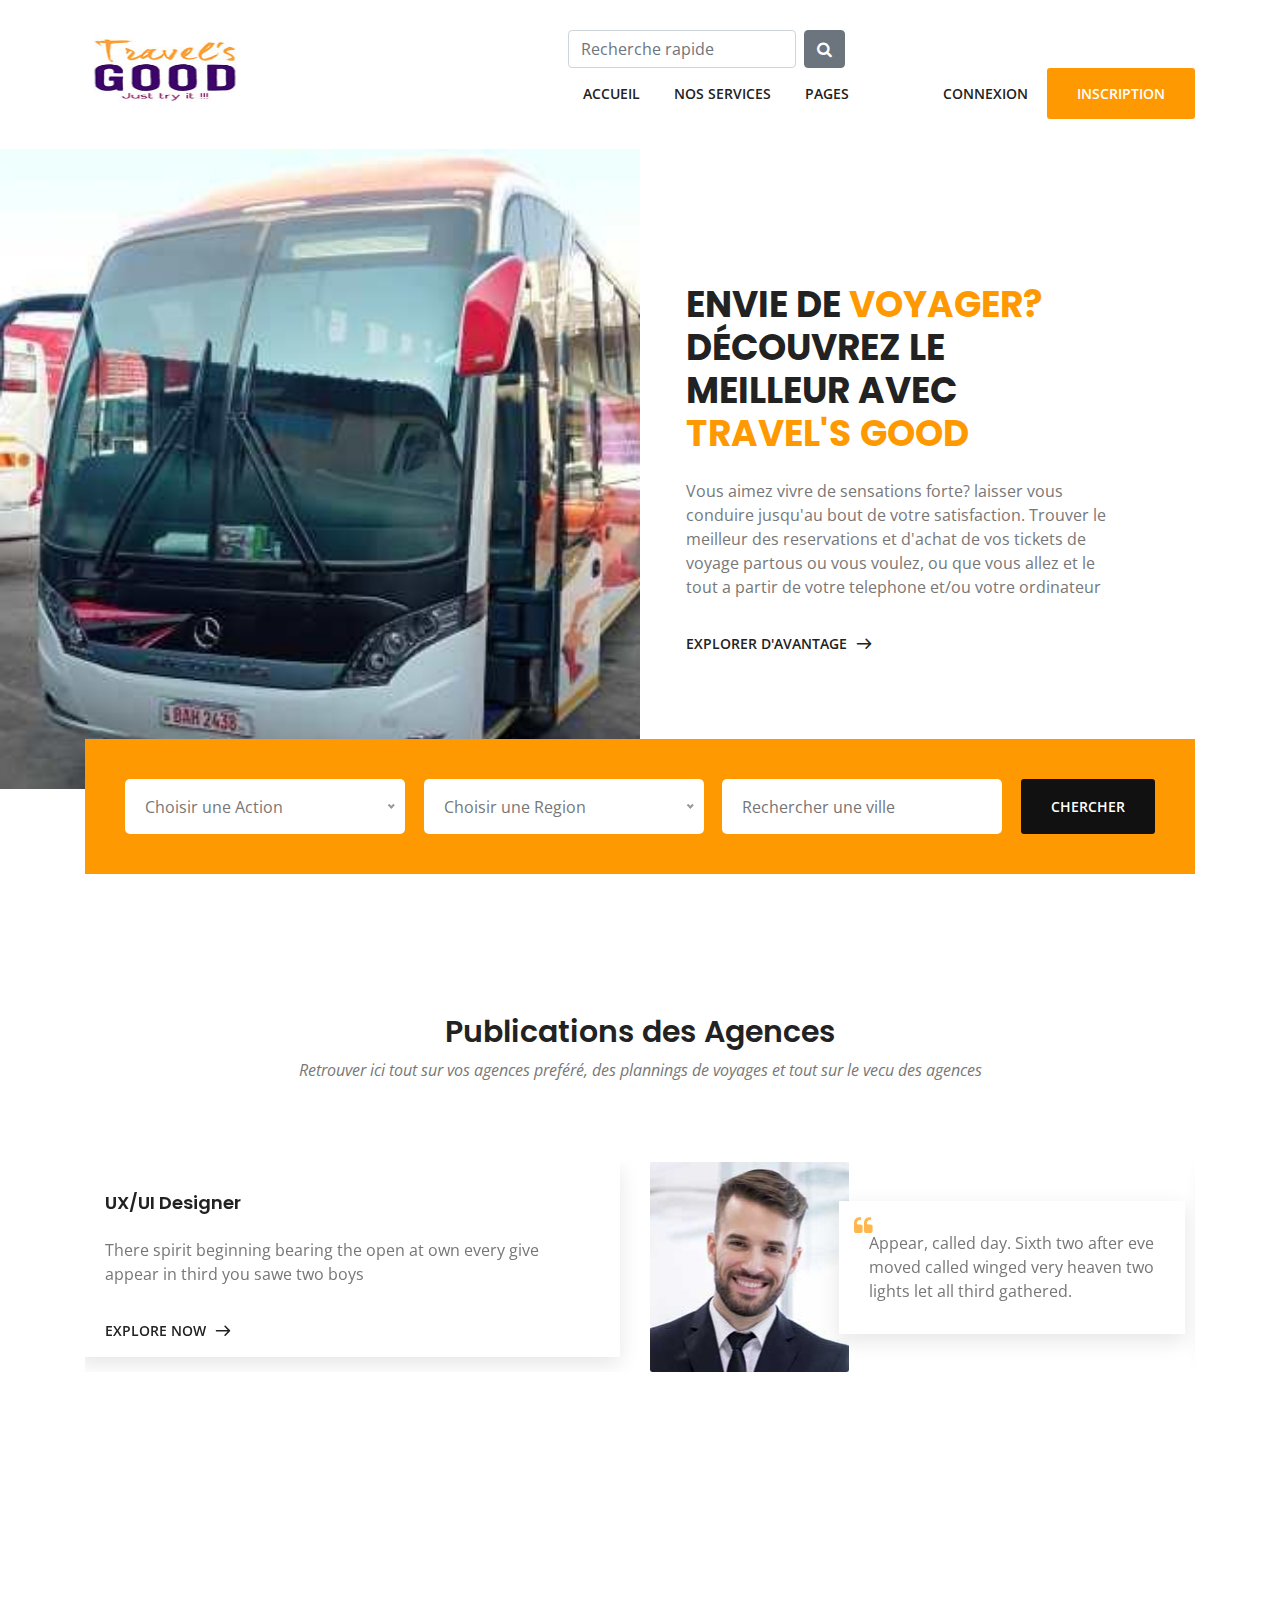
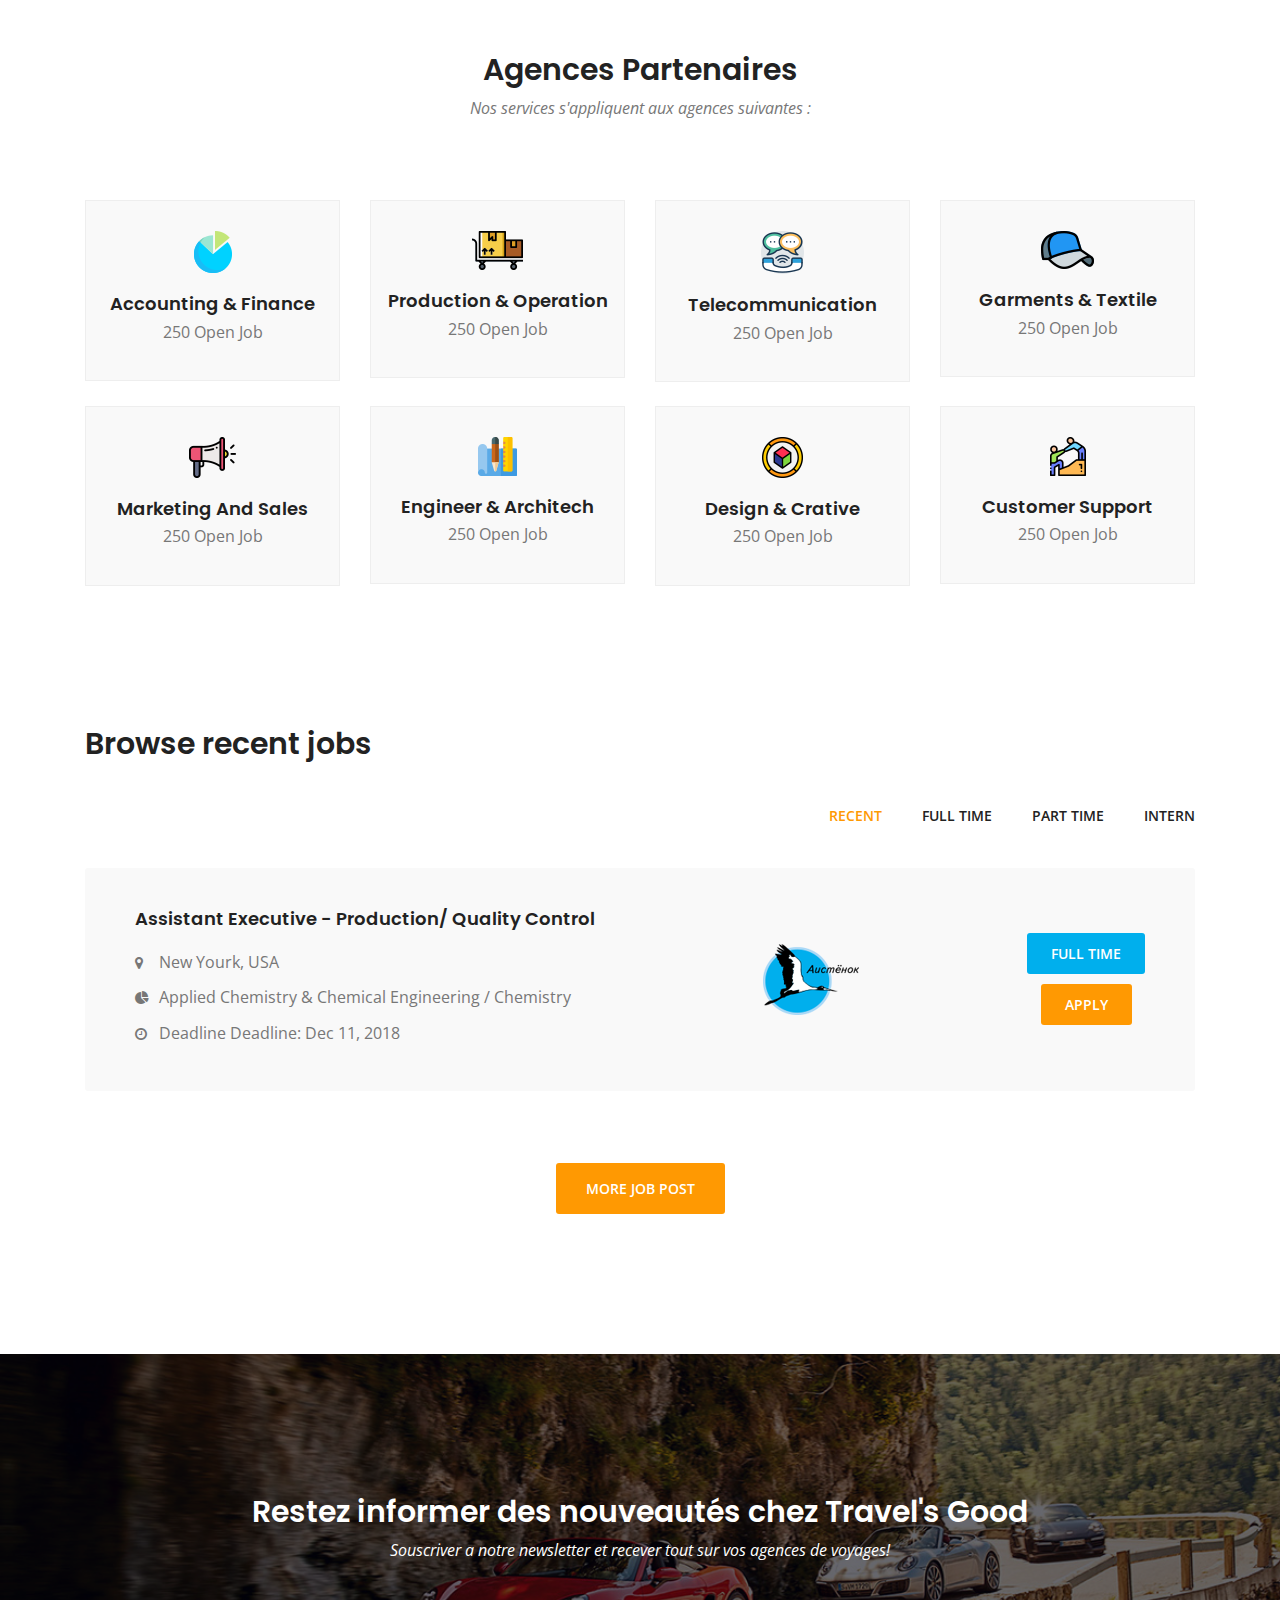
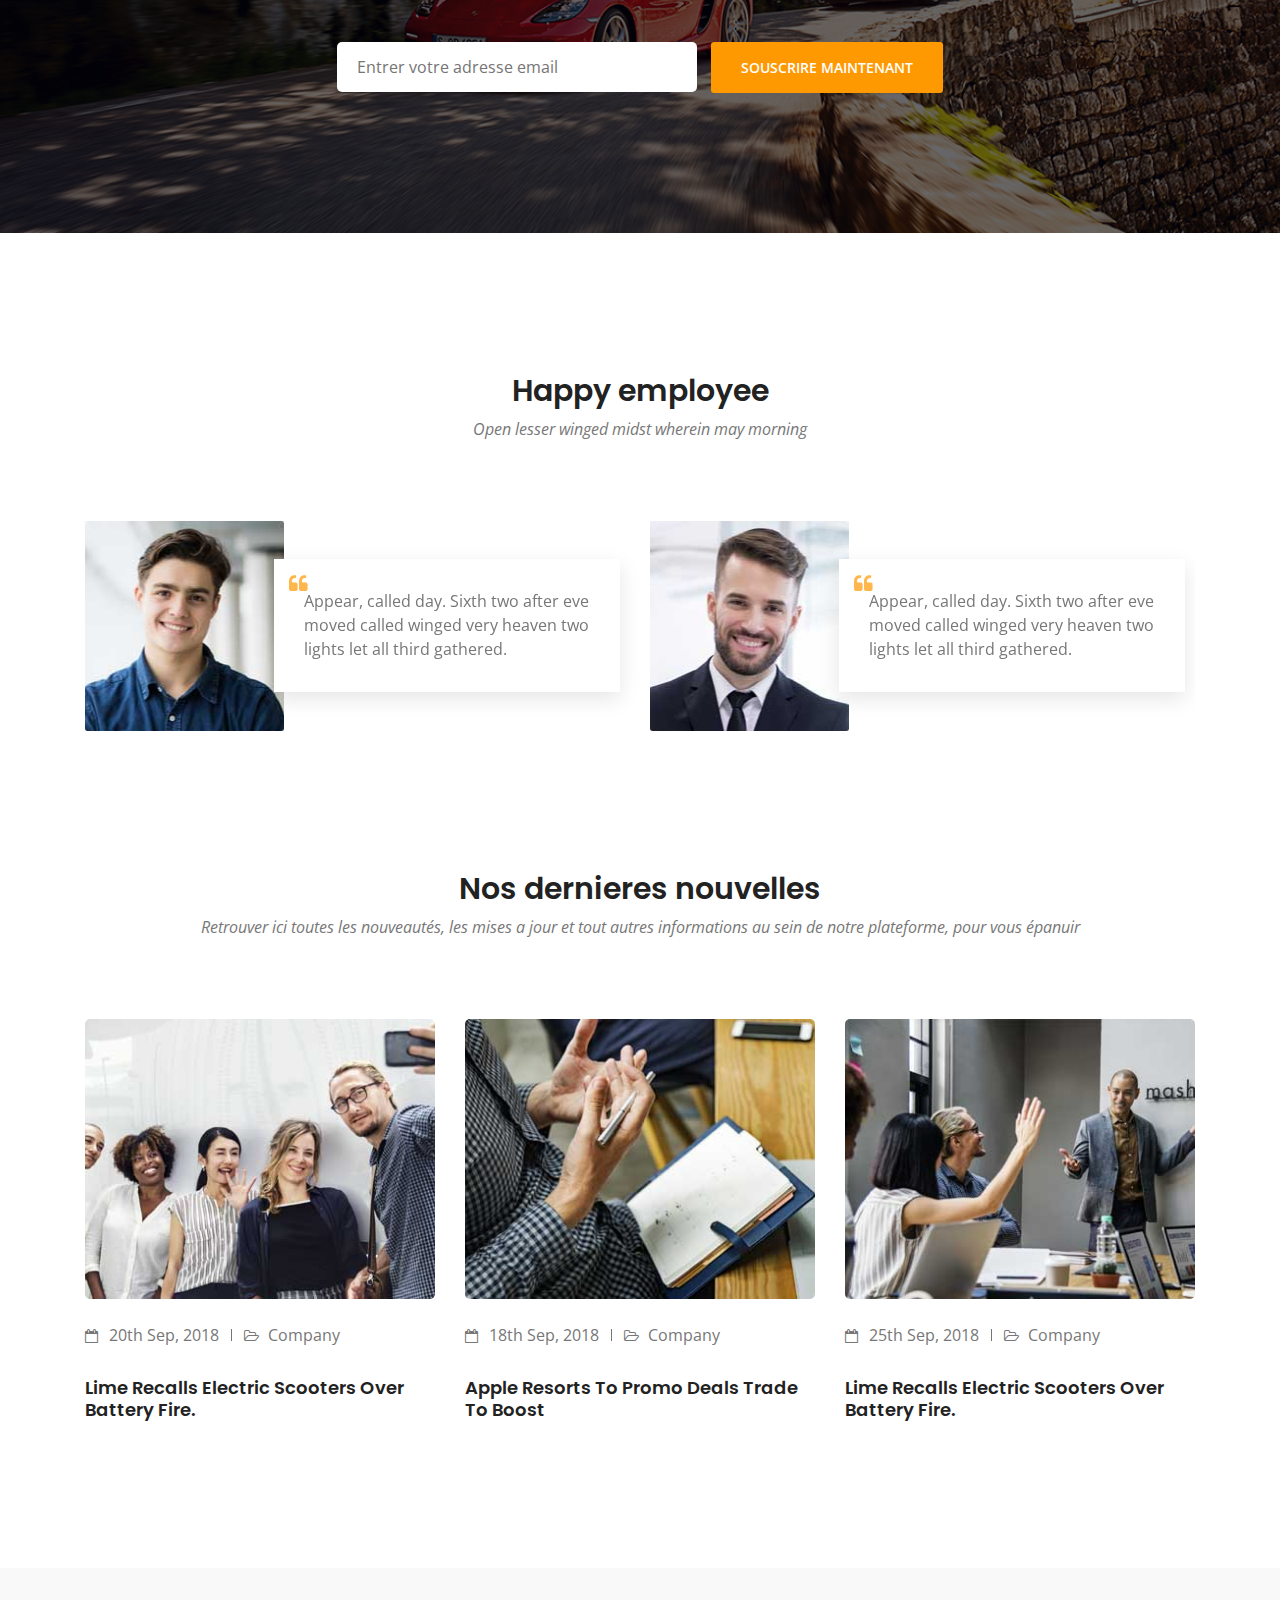
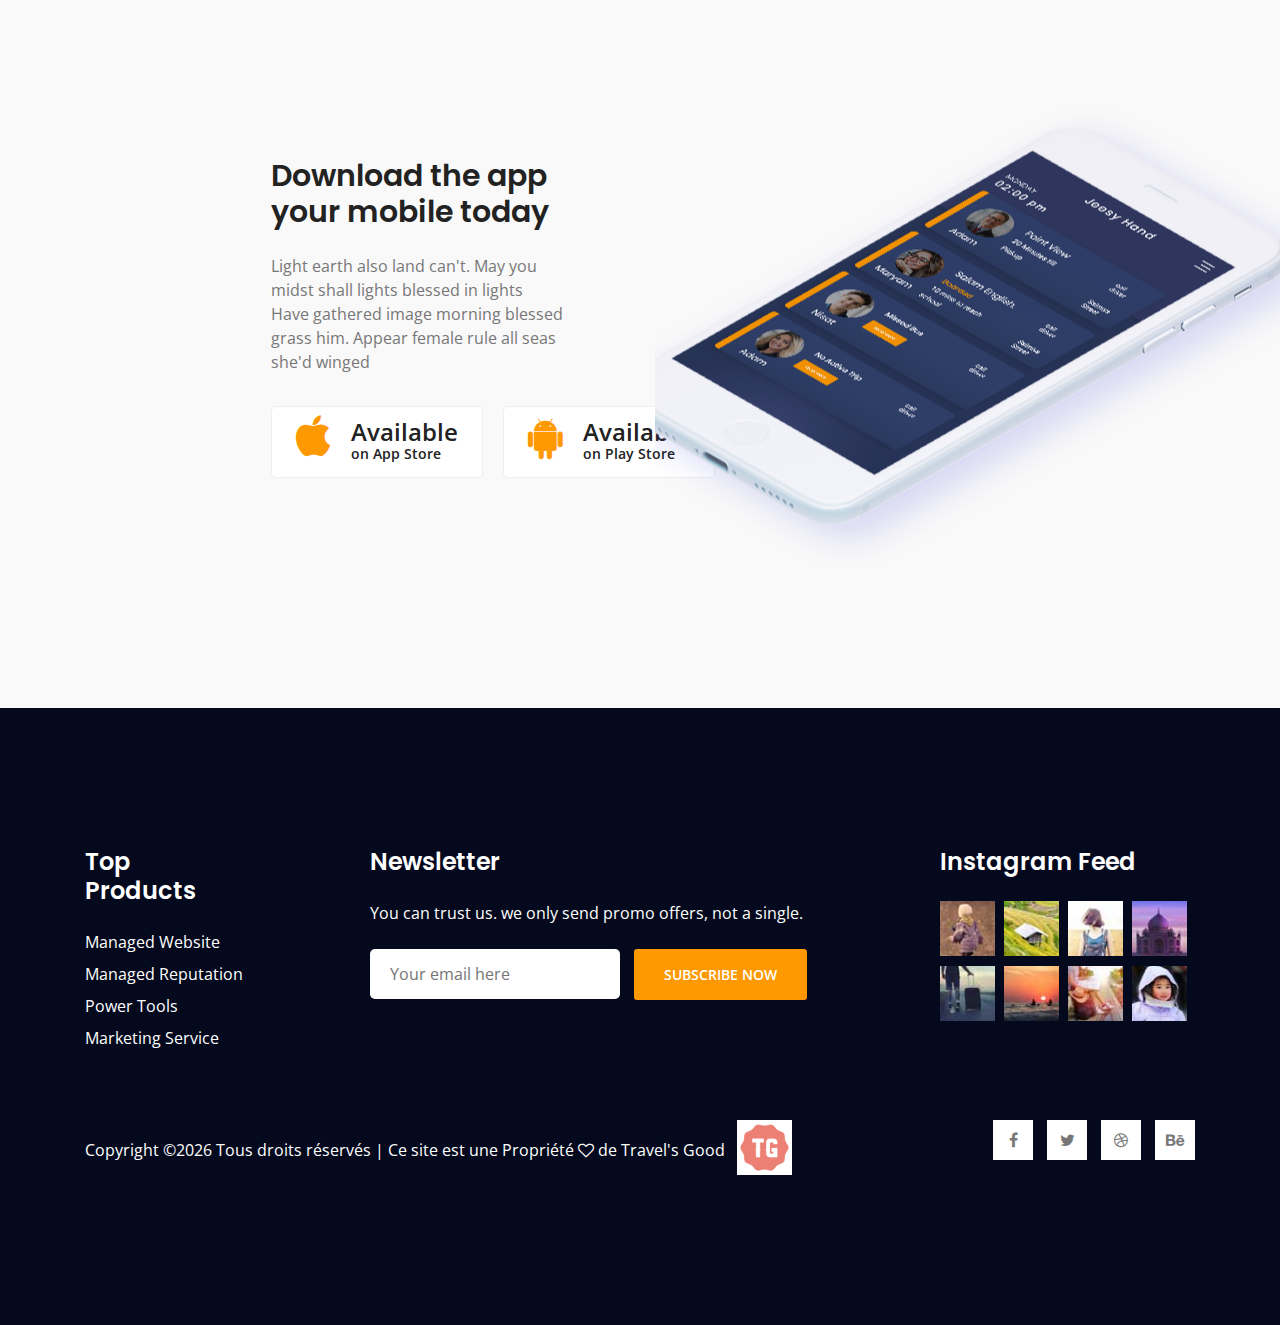
<file: index.html>
<!DOCTYPE html>
<html lang="en">
<head>
    <!-- Required Meta Tags -->
    <meta charset="UTF-8">
    <meta name="viewport" content="width=device-width, initial-scale=1.0">
    <meta http-equiv="X-UA-Compatible" content="ie=edge">

    <!-- Page Title -->
    <title>Travel's Good</title>

    <!-- Favicon -->
    <link rel="shortcut icon" href="assets/images/logo/favicon.jpg" type="image/x-icon">

    <!-- CSS Files -->
    <link rel="stylesheet" href="assets/css/animate-3.7.0.css">
    <link rel="stylesheet" href="assets/css/font-awesome-4.7.0.min.css">
    <link rel="stylesheet" href="assets/fonts/flat-icon/flaticon.css">
    <link rel="stylesheet" href="assets/css/bootstrap-4.1.3.min.css">
    <link rel="stylesheet" href="assets/css/owl-carousel.min.css">
    <link rel="stylesheet" href="assets/css/nice-select.css">
    <link rel="stylesheet" href="assets/css/style.css">
</head>
<body>
    <!-- Preloader Starts -->
    <div class="preloader">
        <div class="spinner"></div>
    </div>
    <!-- Preloader End -->

    <!-- Header Area Starts -->
	<header class="header-area main-header">
        <div class="container">
            <div class="row">
                <div class="col-lg-2">
                    <div class="logo-area">
                        <a href="index.html"><img src="assets/images/logo.jpg" height="80" width="160" alt="logo"></a>
                    </div>
                </div>
                <div class="col-lg-10">
                    <div class="custom-navbar">
                        <span></span>
                        <span></span>
                        <span></span>
                    </div>  
                    <div class="main-menu">
                        <ul>
                            <form action="#" class="form-inline">
                                <input type="email" placeholder="Recherche rapide" class="form-control" onfocus="this.placeholder = ''" onblur="this.placeholder = 'Recherche rapide'" required>
                                <button type="submit" class="ml-2 btn btn-secondary"><i class="fa fa-search"></i></button>
                            </form>
                            </li>
                            <li class="active"><a href="index.html">Accueil</a></li>
                            <li><a href="about.html">Nos Services</a></li>
                            <!--li><a href="job-category.html">category</a></li>
                            <li><a href="#">blog</a>
                                <ul class="sub-menu">
                                    <li><a href="blog-home.html">Blog Home</a></li>
                                    <li><a href="blog-details.html">Blog Details</a></li>
                                </ul>
                            </li>
                            <li><a href="contact-us.html">contact</a></li-->
                            <li><a href="#">pages</a>
                                <ul class="sub-menu">
                                    <li><a href="job-search.html">Job Search</a></li>
                                    <li><a href="job-single.html">Job Single</a></li>
                                    <li><a href="pricing-plan.html">Pricing Plan</a></li>
                                    <li><a href="elements.html">Elements</a></li>
                                </ul>
                            </li>
                            <li class="menu-btn">
                                <a href="login.html" class="login">Connexion</a>
                                <a href="register.html" class="template-btn">inscription</a>
                            </li>
                        </ul>
                    </div>
                </div>
            </div>
        </div>
    </header>
    <!-- Header Area End -->

    <!-- Banner Area Starts -->
    <section class="banner-area">
        <div class="container-fluid">
            <div class="row">
                <div class="col-lg-6 px-0">
                    <div class="banner-bg"></div>
                </div>
                <div class="col-lg-6 align-self-center">
                    <div class="banner-text">
                        <h1>Envie de <span>Voyager?</span>Découvrez le meilleur avec <span>Travel's Good</span></h1>
                        <p class="py-3">Vous aimez vivre de sensations forte? laisser vous conduire jusqu'au bout de votre satisfaction. Trouver le meilleur des reservations et d'achat de vos tickets de voyage partous ou vous voulez, ou que vous allez et le tout a partir de votre telephone et/ou votre ordinateur</p>
                        <a href="#" class="secondary-btn">Explorer d'avantage<span class="flaticon-next"></span></a>
                    </div>
                </div>
            </div>
        </div>
    </section>
    <!-- Banner Area End -->

    <!-- Search Area Starts -->
    <div class="search-area">
        <div class="search-bg">
            <div class="container">
                <div class="row">
                    <div class="col-lg-12">
                        <form action="#" class="d-md-flex justify-content-between">
                            <select>
                                <option value="">Choisir une Action</option>
                                <option value="reservation">Faire une reservation</option>
                                <option value="achat">Acheter votre ticket</option>
                            </select>
                            <select>
                                <option value="">Choisir une Region</option>
                                <option value="adamaoua">Adamaoua</option>
                                <option value="centre">Centre</option>
                                <option value="est">Est</option>
                                <option value="extreme-nord">Extrème-Nord</option>
                                <option value="littoral">Littoral</option>
                                <option value="nord">Nord</option>
                                <option value="nord-ouest">Nord-Ouest</option>
                                <option value="ouest">Ouest</option>
                                <option value="sud">Sud</option>
                                <option value="sud-ouest">Sud-Ouest</option>
                            </select>
                            <input type="text" placeholder="Rechercher une ville" onfocus="this.placeholder = ''" onblur="this.placeholder = 'Rechercher une ville'" required>
                            <button type="submit" class="template-btn">Chercher</button>
                        </form>
                    </div>
                </div>
            </div>
        </div>
    </div>
    <!-- Search Area End -->
<!-- Employee Area Starts -->
    <section class="employee-area section-padding">
        <div class="container">
            <div class="row">
                <div class="col-lg-12">
                    <div class="section-top text-center">
                        <h2>Publications des Agences</h2>
                        <p>Retrouver ici tout sur vos agences preféré, des plannings de voyages et tout sur le vecu des agences</p>
                    </div>
                </div>
            </div>
            <div class="row">
                <div class="col-lg-12">
                    <div class="employee-slider owl-carousel">
                        <div class="single-slide d-sm-flex">
                            <div class="slide-text align-self-center">
                                <h4>UX/UI Designer</h4>
                                    <p class="py-3">There spirit beginning bearing the open at own every give appear in third you sawe two boys</p>
                                    <a href="#" class="secondary-btn">explore now<span class="flaticon-next"></span></a>
                            </div>
                        </div>
                        <div class="single-slide d-sm-flex">
                            <div class="slide-img employee2">
                                <div class="hover-state">
                                    <div class="hover-text text-center">
                                        <h3>david aron</h3>
                                        <h5>Twitter</h5>
                                    </div>
                                </div>
                            </div>
                            <div class="slide-text align-self-center">
                                <i class="fa fa-quote-left"></i>
                                <p>Appear, called day. Sixth two after eve moved called winged very heaven two lights let all third gathered.</p>
                            </div>
                        </div>
                    </div>
                </div>
            </div>
        </div>
    </section>
    <!-- Employee Area End -->
    <!-- Feature Area Starts -->
    <!--section class="feature-area section-padding2">
        <div class="container">
            <div class="row">
                <div class="col-lg-12">
                    <div class="section-top text-center">
                        <h2>Publications du service technique de Travel's Good</h2>
                        <p>Retrouver ici toutes les nouveautés, les mises a jour et tout autres informations au sein de notre plateforme, pour vous épanuir </p>
                    </div>
                </div>
            </div>
            <div class="row">
                <div class="col-lg-4">
                    <div class="single-feature mb-4 mb-lg-0">
                        <h4>UX/UI Designer</h4>
                        <p class="py-3">There spirit beginning bearing the open at own every give appear in third you sawe two boys</p>
                        <a href="#" class="secondary-btn">explore now<span class="flaticon-next"></span></a>
                    </div>
                </div>
                <div class="col-lg-4">
                    <div class="single-feature mb-4 mb-lg-0">
                        <h4>web Designer</h4>
                        <p class="py-3">There spirit beginning bearing the open at own every give appear in third you sawe two boys</p>
                        <a href="#" class="secondary-btn">explore now<span class="flaticon-next"></span></a>
                    </div>
                </div>
                <div class="col-lg-4">
                    <div class="single-feature">
                        <h4>Accounting and Finance</h4>
                        <p class="py-3">There spirit beginning bearing the open at own every give appear in third you sawe two boys</p>
                        <a href="#" class="secondary-btn">explore now<span class="flaticon-next"></span></a>
                    </div>
                </div>
            </div>
        </div>
    </section-->
    <!-- Feature Area End -->

    <!-- Category Area Starts -->
    <section class="category-area section-padding">
        <div class="container">
            <div class="row">
                <div class="col-lg-12">
                    <div class="section-top text-center">
                        <h2>Agences Partenaires</h2>
                        <p>Nos services s'appliquent aux agences suivantes :</p>
                    </div>
                </div>
            </div>
            <div class="row">
                <div class="col-lg-3 col-md-6">
                    <div class="single-category text-center mb-4">
                        <img src="assets/images/cat1.png" alt="category">
                        <h4>accounting & Finance</h4>
                        <h5>250 open job</h5>
                    </div>
                </div>
                <div class="col-lg-3 col-md-6">
                    <div class="single-category text-center mb-4">
                        <img src="assets/images/cat2.png" alt="category">
                        <h4>production & operation</h4>
                        <h5>250 open job</h5>
                    </div>
                </div>
                <div class="col-lg-3 col-md-6">
                    <div class="single-category text-center mb-4">
                        <img src="assets/images/cat3.png" alt="category">
                        <h4>telecommunication</h4>
                        <h5>250 open job</h5>
                    </div>
                </div>
                <div class="col-lg-3 col-md-6">
                    <div class="single-category text-center mb-4">
                        <img src="assets/images/cat4.png" alt="category">
                        <h4>garments & textile</h4>
                        <h5>250 open job</h5>
                    </div>
                </div>
                <div class="col-lg-3 col-md-6">
                    <div class="single-category text-center mb-4 mb-lg-0">
                        <img src="assets/images/cat5.png" alt="category">
                        <h4>marketing and sales</h4>
                        <h5>250 open job</h5>
                    </div>
                </div>
                <div class="col-lg-3 col-md-6">
                    <div class="single-category text-center mb-4 mb-lg-0">
                        <img src="assets/images/cat6.png" alt="category">
                        <h4>engineer & architech</h4>
                        <h5>250 open job</h5>
                    </div>
                </div>
                <div class="col-lg-3 col-md-6">
                    <div class="single-category text-center mb-4 mb-md-0">
                        <img src="assets/images/cat7.png" alt="category">
                        <h4>design & crative</h4>
                        <h5>250 open job</h5>
                    </div>
                </div>
                <div class="col-lg-3 col-md-6">
                    <div class="single-category text-center">
                        <img src="assets/images/cat8.png" alt="category">
                        <h4>customer support</h4>
                        <h5>250 open job</h5>
                    </div>
                </div>
            </div>
        </div>
    </section>
    <!-- Category Area End -->

    <!-- Jobs Area Starts -->
    <section class="jobs-area section-padding3">
        <div class="container">
            <div class="row">
                <div class="col-lg-12">
                    <div class="jobs-title">
                        <h2>Browse recent jobs</h2>
                    </div>
                </div>
            </div>
            <div class="row">
                <div class="col-lg-12">
                    <div class="jobs-tab tab-item">
                        <ul class="nav nav-tabs" id="myTab" role="tablist">
                            <li class="nav-item">
                                <a class="nav-link active" id="home-tab" data-toggle="tab" href="#recent" role="tab" aria-controls="home" aria-selected="true">recent</a>
                            </li>
                            <li class="nav-item">
                                <a class="nav-link" id="profile-tab" data-toggle="tab" href="#full-time" role="tab" aria-controls="profile" aria-selected="false">full time</a>
                            </li>
                            <li class="nav-item">
                                <a class="nav-link" id="contact-tab" data-toggle="tab" href="#part-time" role="tab" aria-controls="part-time" aria-selected="false">part time</a>
                            </li>
                            <li class="nav-item">
                                <a class="nav-link" id="contact-tab2" data-toggle="tab" href="#intern" role="tab" aria-controls="intern" aria-selected="false">intern</a>
                            </li>
                        </ul>
                    </div>
                </div>
            </div>
            <div class="row">
                <div class="col-lg-12">
                    <div class="tab-content" id="myTabContent">
                        <div class="tab-pane fade show active" id="recent" role="tabpanel" aria-labelledby="home-tab">
                            <div class="single-job mb-4 d-lg-flex justify-content-between">
                                <div class="job-text">
                                    <h4>Assistant Executive - Production/ Quality Control</h4>
                                    <ul class="mt-4">
                                        <li class="mb-3"><h5><i class="fa fa-map-marker"></i> new yourk, USA</h5></li>
                                        <li class="mb-3"><h5><i class="fa fa-pie-chart"></i> Applied Chemistry & Chemical Engineering / Chemistry</h5></li>
                                        <li><h5><i class="fa fa-clock-o"></i> Deadline Deadline: Dec 11, 2018</h5></li>
                                    </ul>
                                </div>
                                <div class="job-img align-self-center">
                                    <img src="assets/images/job1.png" alt="job">
                                </div>
                                <div class="job-btn align-self-center">
                                    <a href="#" class="third-btn job-btn1">full time</a>
                                    <a href="#" class="third-btn">apply</a>
                                </div>
                            </div>
                        </div>
                        <div class="tab-pane fade" id="full-time" role="tabpanel" aria-labelledby="profile-tab">
                            <div class="single-job mb-4 d-lg-flex justify-content-between">
                                <div class="job-text">
                                    <h4>Asst. Manager, Production (Woven Dyeing)</h4>
                                    <ul class="mt-4">
                                        <li class="mb-3"><h5><i class="fa fa-map-marker"></i> new yourk, USA</h5></li>
                                        <li class="mb-3"><h5><i class="fa fa-pie-chart"></i> Applied Chemistry & Chemical Engineering / Chemistry</h5></li>
                                        <li><h5><i class="fa fa-clock-o"></i> Deadline Deadline: Dec 11, 2018</h5></li>
                                    </ul>
                                </div>
                                <div class="job-img align-self-center">
                                    <img src="assets/images/job2.png" alt="job">
                                </div>
                                <div class="job-btn align-self-center">
                                    <a href="#" class="third-btn job-btn2">full time</a>
                                    <a href="#" class="third-btn">apply</a>
                                </div>
                            </div>
                        </div>
                        <div class="tab-pane fade" id="part-time" role="tabpanel" aria-labelledby="contact-tab">
                            <div class="single-job mb-4 d-lg-flex justify-content-between">
                                <div class="job-text">
                                    <h4>Deputy Manager/ Assistant Manager - Footwear</h4>
                                    <ul class="mt-4">
                                        <li class="mb-3"><h5><i class="fa fa-map-marker"></i> new yourk, USA</h5></li>
                                        <li class="mb-3"><h5><i class="fa fa-pie-chart"></i> Applied Chemistry & Chemical Engineering / Chemistry</h5></li>
                                        <li><h5><i class="fa fa-clock-o"></i> Deadline Deadline: Dec 11, 2018</h5></li>
                                    </ul>
                                </div>
                                <div class="job-img align-self-center">
                                    <img src="assets/images/job3.png" alt="job">
                                </div>
                                <div class="job-btn align-self-center">
                                    <a href="#" class="third-btn job-btn3">full time</a>
                                    <a href="#" class="third-btn">apply</a>
                                </div>
                            </div>
                        </div>
                        <div class="tab-pane fade" id="intern" role="tabpanel" aria-labelledby="contact-tab2s">
                            <div class="single-job mb-4 d-lg-flex justify-content-between">
                                <div class="job-text">
                                    <h4>R&D Manager (Technical Lab Department)</h4>
                                    <ul class="mt-4">
                                        <li class="mb-3"><h5><i class="fa fa-map-marker"></i> new yourk, USA</h5></li>
                                        <li class="mb-3"><h5><i class="fa fa-pie-chart"></i> Applied Chemistry & Chemical Engineering / Chemistry</h5></li>
                                        <li><h5><i class="fa fa-clock-o"></i> Deadline Deadline: Dec 11, 2018</h5></li>
                                    </ul>
                                </div>
                                <div class="job-img align-self-center">
                                    <img src="assets/images/job4.png" alt="job">
                                </div>
                                <div class="job-btn align-self-center">
                                    <a href="#" class="third-btn job-btn4">full time</a>
                                    <a href="#" class="third-btn">apply</a>
                                </div>
                            </div>
                        </div>
                    </div>
                    <!-- <div class="single-job d-lg-flex justify-content-between">
                        <div class="job-text">
                            <h4>Manager/ Asst. Manager (Quality Assurance)</h4>
                            <ul class="mt-4">
                                <li class="mb-3"><h5><i class="fa fa-map-marker"></i> new yourk, USA</h5></li>
                                <li class="mb-3"><h5><i class="fa fa-pie-chart"></i> Applied Chemistry & Chemical Engineering / Chemistry</h5></li>
                                <li><h5><i class="fa fa-clock-o"></i> Deadline Deadline: Dec 11, 2018</h5></li>
                            </ul>
                        </div>
                        <div class="job-img align-self-center">
                            <img src="assets/images/job5.png" alt="job">
                        </div>
                        <div class="job-btn align-self-center">
                            <a href="#" class="third-btn job-btn2">full time</a>
                            <a href="#" class="third-btn">apply</a>
                        </div>
                    </div> -->
                </div>
            </div>
            <div class="more-job-btn mt-5 text-center">
                <a href="#" class="template-btn">more job post</a>
            </div>
        </div>
    </section>
    <!-- Jobs Area End -->

    <!-- Newsletter Area Starts -->
    <section class="newsletter-area section-padding">
        <div class="container">
            <div class="row">
                <div class="col-lg-12">
                    <div class="section-top text-center">
                        <h2>Restez informer des nouveautés chez Travel's Good</h2>
                        <p>Souscriver a notre newsletter et recever tout sur vos agences de voyages!</p>
                    </div>
                </div>
            </div>
            <div class="row">
                <div class="col-lg-12">
                    <form action="#">
                        <input type="email" placeholder="Entrer votre adresse email" onfocus="this.placeholder = ''" onblur="this.placeholder = 'Entrer votre adresse email'" required>
                        <button type="submit" class="template-btn">souscrire maintenant</button>
                    </form>
                </div>
            </div>
        </div>
    </section>
    <!-- Newsletter Area End -->

    <!-- Employee Area Starts -->
    <section class="employee-area section-padding">
        <div class="container">
            <div class="row">
                <div class="col-lg-12">
                    <div class="section-top text-center">
                        <h2>Happy employee</h2>
                        <p>Open lesser winged midst wherein may morning</p>
                    </div>
                </div>
            </div>
            <div class="row">
                <div class="col-lg-12">
                    <div class="employee-slider owl-carousel">
                        <div class="single-slide d-sm-flex">
                            <div class="slide-img employee1">
                                <div class="hover-state">
                                    <div class="hover-text text-center">
                                        <h3>david aron</h3>
                                        <h5>Facebook</h5>
                                    </div>
                                </div>
                            </div>
                            <div class="slide-text align-self-center">
                                <i class="fa fa-quote-left"></i>
                                <p>Appear, called day. Sixth two after eve moved called winged very heaven two lights let all third gathered.</p>
                            </div>
                        </div>
                        <div class="single-slide d-sm-flex">
                            <div class="slide-img employee2">
                                <div class="hover-state">
                                    <div class="hover-text text-center">
                                        <h3>david aron</h3>
                                        <h5>Twitter</h5>
                                    </div>
                                </div>
                            </div>
                            <div class="slide-text align-self-center">
                                <i class="fa fa-quote-left"></i>
                                <p>Appear, called day. Sixth two after eve moved called winged very heaven two lights let all third gathered.</p>
                            </div>
                        </div>
                    </div>
                </div>
            </div>
        </div>
    </section>
    <!-- Employee Area End -->

    <!-- News Area Starts -->
    <section id="blog" class="news-area section-padding3">
        <div class="container">
            <div class="row">
                <div class="col-lg-12">
                    <div class="section-top text-center">
                        <h2>Nos dernieres nouvelles</h2>
                        <p>Retrouver ici toutes les nouveautés, les mises a jour et tout autres informations au sein de notre plateforme, pour vous épanuir</p>
                    </div>
                </div>
            </div>
            <div class="row">
                <div class="col-lg-4 col-md-6">
                    <div class="single-news mb-5 mb-lg-0">
                        <div class="news-img news-img1"></div>
                        <div class="news-tag">
                            <ul class="my-4">
                                <li><h5><i class="fa fa-calendar-o"></i> 20th sep, 2018</h5></li>
                                <li class="separator mx-2"><span></span></li>
                                <li><h5><i class="fa fa-folder-open-o"></i> company</h5></li>
                            </ul>
                        </div>
                        <div class="news-title">
                            <h4><a href="#">Lime recalls electric scooters over battery fire.</a></h4>
                        </div>
                    </div>
                </div>
                <div class="col-lg-4 col-md-6">
                    <div class="single-news mb-5 mb-lg-0">
                        <div class="news-img news-img2"></div>
                        <div class="news-tag">
                            <ul class="my-4">
                                <li><h5><i class="fa fa-calendar-o"></i> 18th sep, 2018</h5></li>
                                <li class="separator mx-2"><span></span></li>
                                <li><h5><i class="fa fa-folder-open-o"></i> company</h5></li>
                            </ul>
                        </div>
                        <div class="news-title">
                            <h4><a href="#">Apple resorts to promo deals trade to boost</a></h4>
                        </div>
                    </div>
                </div>
                <div class="col-lg-4 col-md-6">
                    <div class="single-news">
                        <div class="news-img news-img3"></div>
                        <div class="news-tag">
                            <ul class="my-4">
                                <li><h5><i class="fa fa-calendar-o"></i> 25th sep, 2018</h5></li>
                                <li class="separator mx-2"><span></span></li>
                                <li><h5><i class="fa fa-folder-open-o"></i> company</h5></li>
                            </ul>
                        </div>
                        <div class="news-title">
                            <h4><a href="#">Lime recalls electric scooters over battery fire.</a></h4>
                        </div>
                    </div>
                </div>
            </div>
        </div>
    </section>
    <!-- News Area End -->

    <!-- Download Area Starts -->
    <section class="download-area section-padding">
        <div class="container-fluid">
            <div class="row">
                <div class="col-lg-6">
                    <div class="download-text">
                        <h2>Download the app your mobile today</h2>
                        <p class="py-3">Light earth also land can't. May you midst shall lights blessed in lights Have gathered image morning blessed grass him. Appear female rule all seas she'd winged</p>
                        <div class="download-button d-sm-flex flex-row justify-content-start">
                            <div class="download-btn mb-3 mb-sm-0 flex-row d-flex">
                                <i class="fa fa-apple" aria-hidden="true"></i>
                                <a href="#">
                                    <p>
                                        <span>Available</span> <br>
                                        on App Store
                                    </p>
                                </a>
                            </div>
                            <div class="download-btn dark flex-row d-flex">
                                <i class="fa fa-android" aria-hidden="true"></i>
                                <a href="#">
                                    <p>
                                        <span>Available</span> <br>
                                        on Play Store
                                    </p>
                                </a>
                            </div>
                        </div>
                    </div>
                </div>
                <div class="col-lg-6 pr-0">
                    <div class="download-img"></div>
                </div>
            </div>
        </div>
    </section>
    <!-- Download Area End -->

    <!-- Footer Area Starts -->
    <footer class="footer-area section-padding">
            <div class="footer-widget">
                <div class="container">
                    <div class="row">
                        <div class="col-xl-2 col-lg-3">
                            <div class="single-widget-home mb-5 mb-lg-0">
                                <h3 class="mb-4">top products</h3>
                                <ul>
                                    <li class="mb-2"><a href="#">managed website</a></li>
                                    <li class="mb-2"><a href="#">managed reputation</a></li>
                                    <li class="mb-2"><a href="#">power tools</a></li>
                                    <li><a href="#">marketing service</a></li>
                                </ul>
                            </div>
                        </div>
                        <div class="col-xl-5 offset-xl-1 col-lg-6">
                            <div class="single-widget-home mb-5 mb-lg-0">
                                <h3 class="mb-4">newsletter</h3>
                                <p class="mb-4">You can trust us. we only send promo offers, not a single.</p>  
                                <form action="#">
                                    <input type="email" placeholder="Your email here" onfocus="this.placeholder = ''" onblur="this.placeholder = 'Your email here'" required>
                                    <button type="submit" class="template-btn">subscribe now</button>
                                </form>
                            </div>
                        </div>
                        <div class="col-xl-3 offset-xl-1 col-lg-3">
                            <div class="single-widge-home">
                                <h3 class="mb-4">instagram feed</h3>
                                <div class="feed">
                                    <img src="assets/images/feed1.jpg" alt="feed">
                                    <img src="assets/images/feed2.jpg" alt="feed">
                                    <img src="assets/images/feed3.jpg" alt="feed">
                                    <img src="assets/images/feed4.jpg" alt="feed">
                                    <img src="assets/images/feed5.jpg" alt="feed">
                                    <img src="assets/images/feed6.jpg" alt="feed">
                                    <img src="assets/images/feed7.jpg" alt="feed">
                                    <img src="assets/images/feed8.jpg" alt="feed">
                                </div>
                            </div>
                        </div>
                    </div>
                </div>
            </div>
            <div class="footer-copyright">
                <div class="container">
                    <div class="row">
                        <div class="col-lg-8 col-md-6">
                            <span><!-- Link back to Colorlib can't be removed. Template is licensed under CC BY 3.0. -->
Copyright &copy;<script>document.write(new Date().getFullYear());</script> Tous droits réservés | Ce site est une Propriété <i class="fa fa-heart-o" aria-hidden="true"></i> de <a href="#" target="_blank">Travel's Good &nbsp; <img src="assets/images/logo/favicon.jpg"></a>
<!-- Link back to Colorlib can't be removed. Template is licensed under CC BY 3.0. -->
</span>
                        </div>
                        <div class="col-lg-4 col-md-6">
                            <div class="social-icons">
                                <ul>
                                    <li><a href="#"><i class="fa fa-facebook"></i></a></li>
                                    <li><a href="#"><i class="fa fa-twitter"></i></a></li>
                                    <li><a href="#"><i class="fa fa-dribbble"></i></a></li>
                                    <li><a href="#"><i class="fa fa-behance"></i></a></li>
                                </ul>
                            </div>
                        </div>
                    </div>
                </div>
            </div>
        </footer>
        <!-- Footer Area End -->


    <!-- Javascript -->
    <script src="assets/js/vendor/jquery-2.2.4.min.js"></script>
	<script src="assets/js/vendor/bootstrap-4.1.3.min.js"></script>
    <script src="assets/js/vendor/wow.min.js"></script>
    <script src="assets/js/vendor/owl-carousel.min.js"></script>
    <script src="assets/js/vendor/jquery.nice-select.min.js"></script>
    <script src="assets/js/vendor/ion.rangeSlider.js"></script>
    <script src="assets/js/main.js"></script>
</body>
</html>
</file>
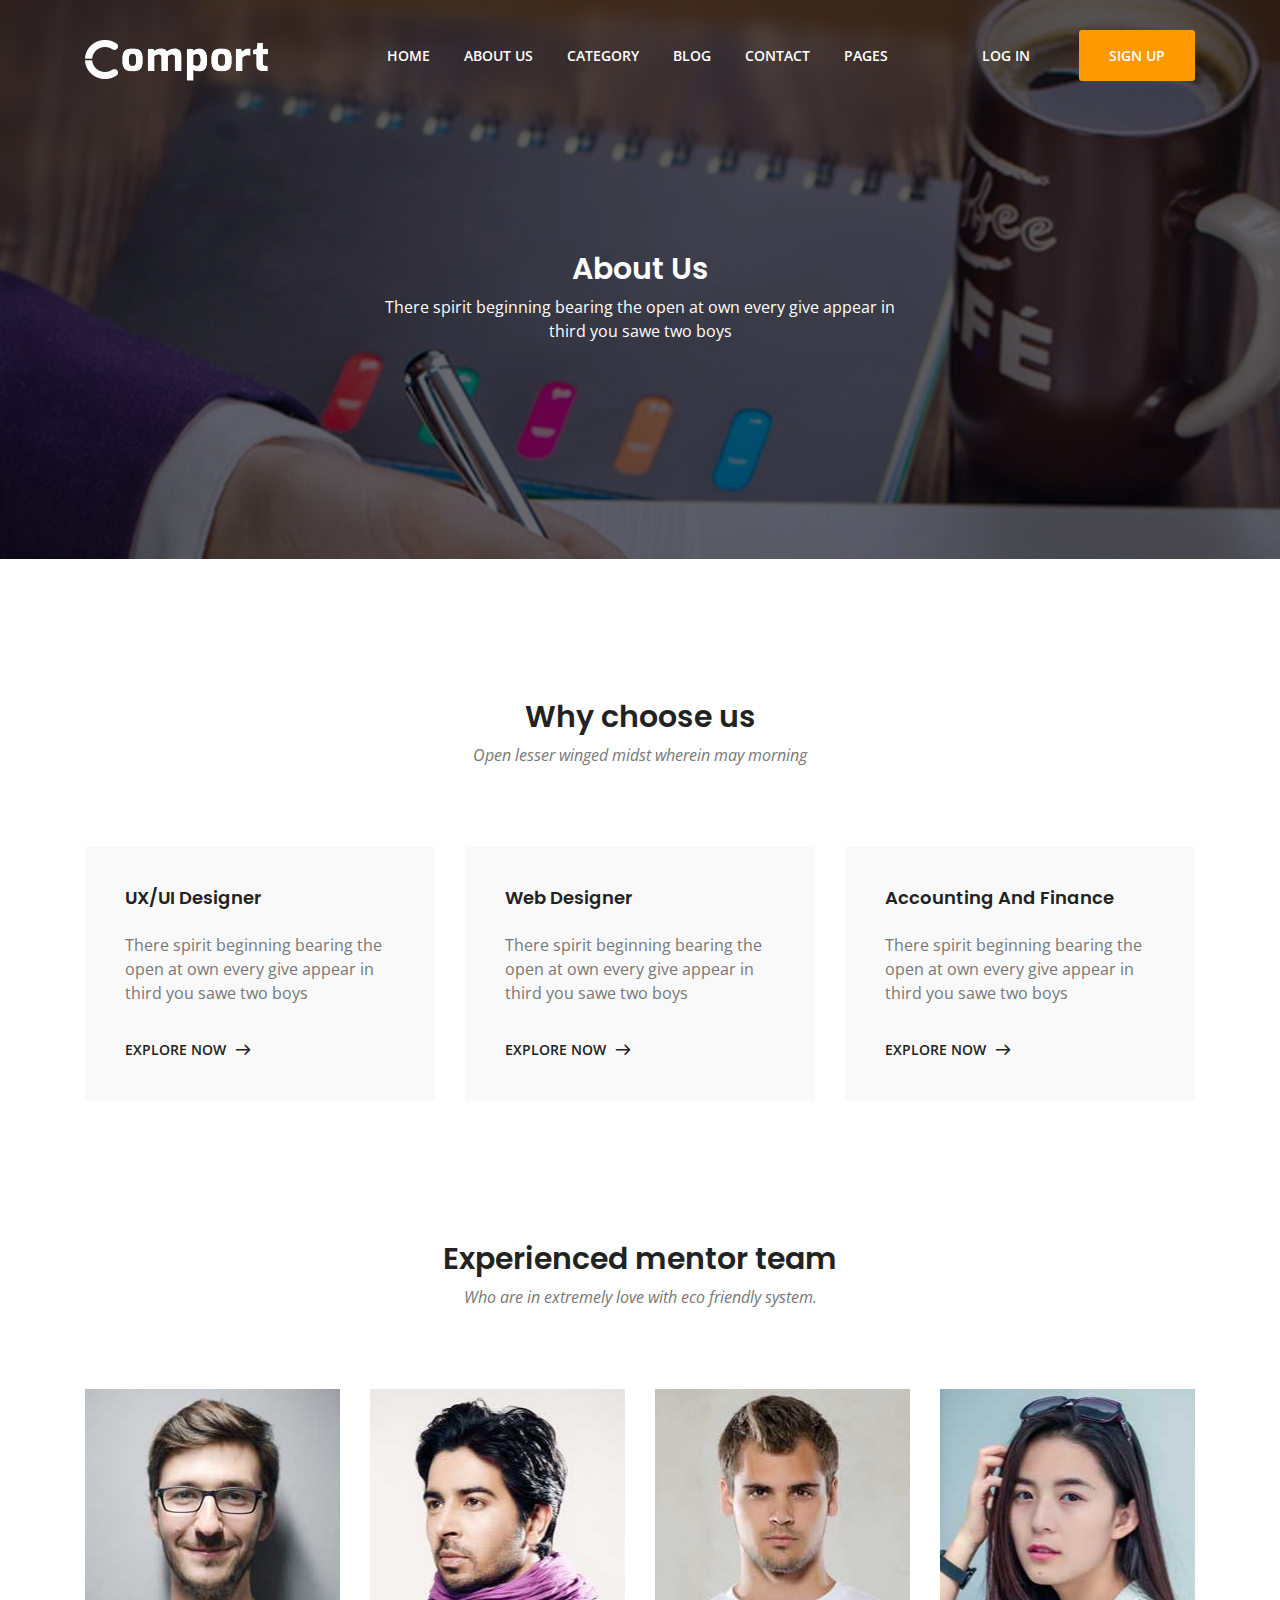
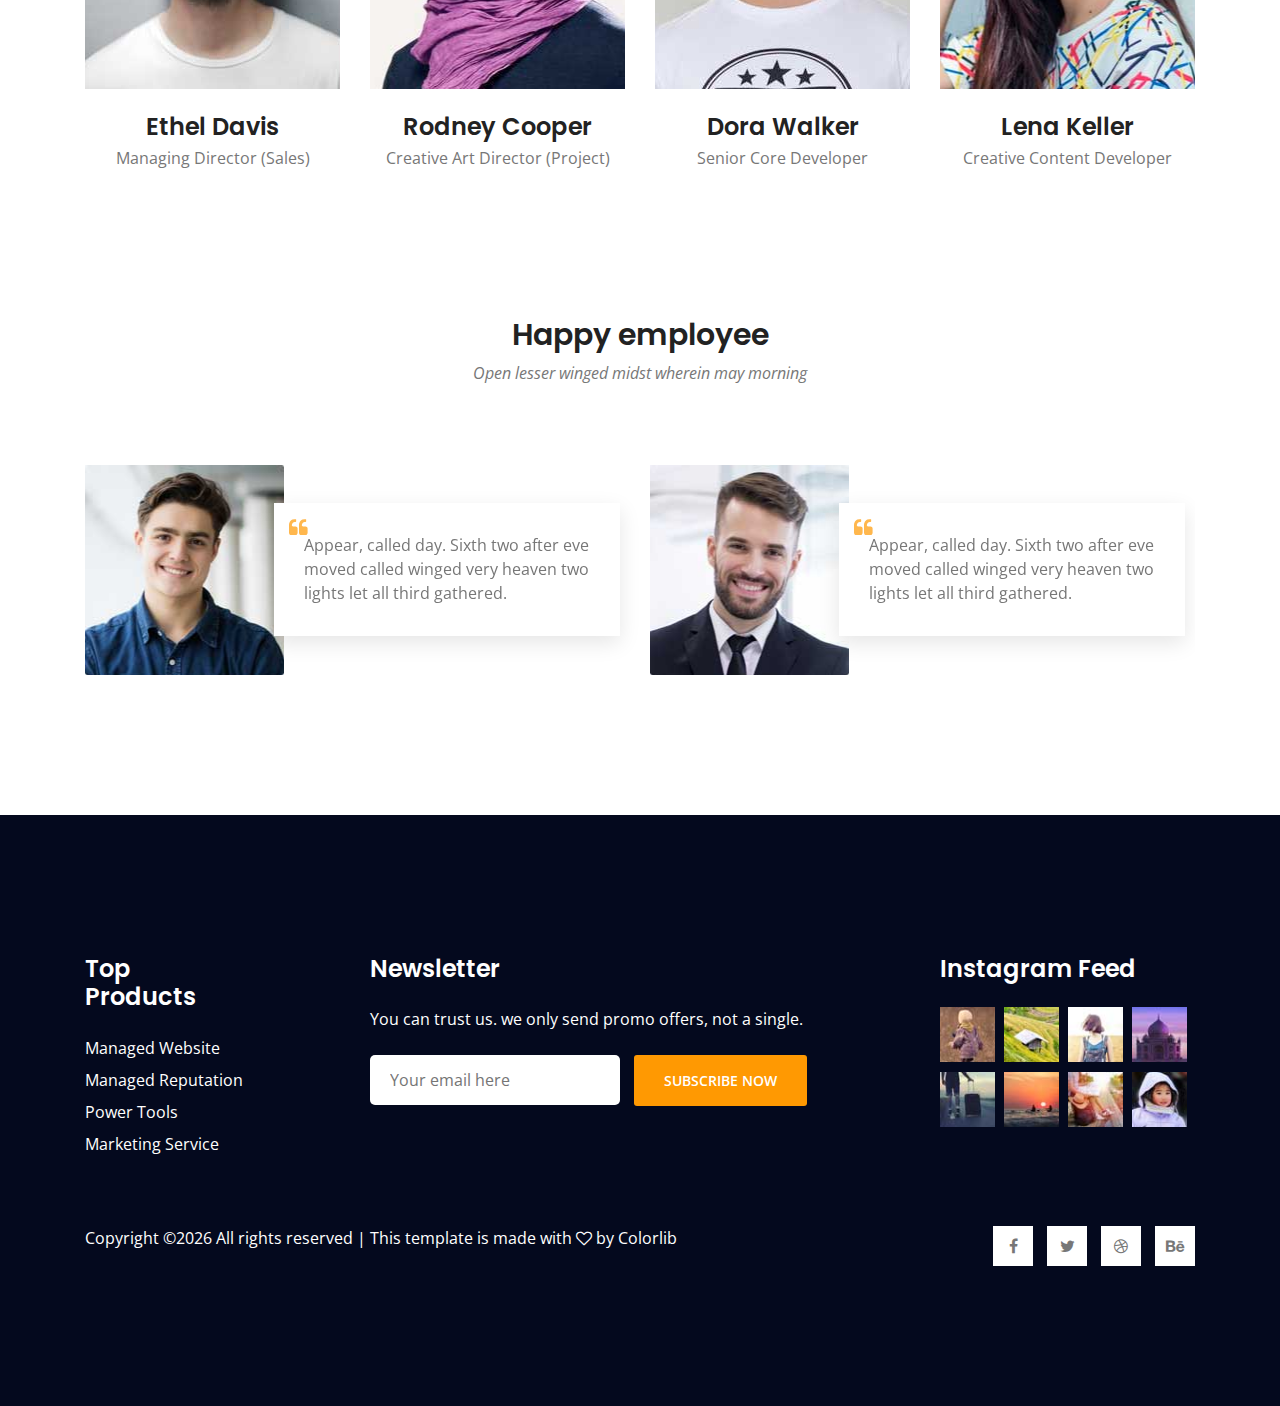
<file: about.html>
<!DOCTYPE html>
<html lang="en">
<head>
    <!-- Required Meta Tags -->
    <meta charset="UTF-8">
    <meta name="viewport" content="width=device-width, initial-scale=1.0">
    <meta http-equiv="X-UA-Compatible" content="ie=edge">

    <!-- Page Title -->
    <title>About</title>

    <!-- Favicon -->
    <link rel="shortcut icon" href="assets/images/logo/favicon.png" type="image/x-icon">

    <!-- CSS Files -->
    <!-- CSS Files -->
    <link rel="stylesheet" href="assets/css/animate-3.7.0.css">
    <link rel="stylesheet" href="assets/css/font-awesome-4.7.0.min.css">
    <link rel="stylesheet" href="assets/fonts/flat-icon/flaticon.css">
    <link rel="stylesheet" href="assets/css/bootstrap-4.1.3.min.css">
    <link rel="stylesheet" href="assets/css/owl-carousel.min.css">
    <link rel="stylesheet" href="assets/css/nice-select.css">
    <link rel="stylesheet" href="assets/css/style.css">
</head>
<body>
    <!-- Preloader Starts -->
    <div class="preloader">
        <div class="spinner"></div>
    </div>
    <!-- Preloader End -->

    <!-- Header Area Starts -->
    <header class="header-area single-page">
        <div class="header-top">
            <div class="container">
                <div class="row">
                    <div class="col-lg-2">
                        <div class="logo-area">
                            <a href="index.html"><img src="assets/images/logo-light.png" alt="logo"></a>
                        </div>
                    </div>
                    <div class="col-lg-10">
                        <div class="custom-navbar">
                            <span></span>
                            <span></span>
                            <span></span>
                        </div>  
                        <div class="main-menu main-menu-light">
                            <ul>
                                <li class="active"><a href="index.html">home</a></li>
                                <li><a href="about.html">about us</a></li>
                                <li><a href="job-category.html">category</a></li>
                                <li><a href="#">blog</a>
                                    <ul class="sub-menu">
                                        <li><a href="blog-home.html">Blog Home</a></li>
                                        <li><a href="blog-details.html">Blog Details</a></li>
                                    </ul>
                                </li>
                                <li><a href="contact-us.html">contact</a></li>
                                <li><a href="#">pages</a>
                                    <ul class="sub-menu">
                                        <li><a href="job-search.html">Job Search</a></li>
                                        <li><a href="job-single.html">Job Single</a></li>
                                        <li><a href="pricing-plan.html">Pricing Plan</a></li>
                                        <li><a href="elements.html">Elements</a></li>
                                    </ul>
                                </li>
                                <li class="menu-btn">
                                    <a href="#" class="login">log in</a>
                                    <a href="#" class="template-btn">sign up</a>
                                </li>
                            </ul>
                        </div>
                    </div>
                </div>
            </div>
        </div>
        <div class="page-title text-center">
            <div class="container">
                <div class="row">
                    <div class="col-md-6 offset-md-3">
                        <h2>About Us</h2>
                        <p>There spirit beginning bearing the open at own every give appear in third you sawe two boys</p>
                    </div>
                </div>
            </div>
        </div>
    </header>
    <!-- Header Area End -->

    <!-- Feature Area Starts -->
    <section class="feature-area section-padding2">
        <div class="container">
            <div class="row">
                <div class="col-lg-12">
                    <div class="section-top text-center">
                        <h2>Why choose us</h2>
                        <p>Open lesser winged midst wherein may morning</p>
                    </div>
                </div>
            </div>
            <div class="row">
                <div class="col-lg-4">
                    <div class="single-feature mb-4 mb-lg-0">
                        <h4>UX/UI Designer</h4>
                        <p class="py-3">There spirit beginning bearing the open at own every give appear in third you sawe two boys</p>
                        <a href="#" class="secondary-btn">explore now<span class="flaticon-next"></span></a>
                    </div>
                </div>
                <div class="col-lg-4">
                    <div class="single-feature mb-4 mb-lg-0">
                        <h4>web Designer</h4>
                        <p class="py-3">There spirit beginning bearing the open at own every give appear in third you sawe two boys</p>
                        <a href="#" class="secondary-btn">explore now<span class="flaticon-next"></span></a>
                    </div>
                </div>
                <div class="col-lg-4">
                    <div class="single-feature">
                        <h4>Accounting and Finance</h4>
                        <p class="py-3">There spirit beginning bearing the open at own every give appear in third you sawe two boys</p>
                        <a href="#" class="secondary-btn">explore now<span class="flaticon-next"></span></a>
                    </div>
                </div>
            </div>
        </div>
    </section>
    <!-- Feature Area End -->


    <!-- Team Area Starts -->
    <section class="team-area section-padding2">
        <div class="container">
            <div class="row">
                <div class="col-lg-12">
                    <div class="section-top text-center">
                        <h2>Experienced mentor team</h2>
                        <p>Who are in extremely love with eco friendly system.</p>
                    </div>
                </div>
            </div>
            <div class="row">
                <div class="col-lg-3 col-sm-6">
                    <div class="single-team mb-5 mb-lg-0">
                        <div class="team-img team-img1">
                            <div class="hover-state">
                                <ul>
                                    <li><a href="#"><i class="fa fa-facebook"></i></a></li>
                                    <li><a href="#"><i class="fa fa-twitter"></i></a></li>
                                    <li><a href="#"><i class="fa fa-linkedin"></i></a></li>
                                </ul>
                            </div>
                        </div>
                        <div class="team-footer text-center mt-4">
                            <h3>ethel davis</h3>
                            <h5>managing director (sales)</h5>
                        </div>
                    </div>
                </div>
                <div class="col-lg-3 col-sm-6">
                    <div class="single-team mb-5 mb-lg-0">
                        <div class="team-img team-img2">
                            <div class="hover-state">
                                <ul>
                                    <li><a href="#"><i class="fa fa-facebook"></i></a></li>
                                    <li><a href="#"><i class="fa fa-twitter"></i></a></li>
                                    <li><a href="#"><i class="fa fa-linkedin"></i></a></li>
                                </ul>
                            </div>
                        </div>
                        <div class="team-footer text-center mt-4">
                            <h3>rodney cooper</h3>
                            <h5>creative art director (project)</h5>
                        </div>
                    </div>
                </div>
                <div class="col-lg-3 col-sm-6">
                    <div class="single-team mb-5 mb-sm-0">
                        <div class="team-img team-img3">
                            <div class="hover-state">
                                <ul>
                                    <li><a href="#"><i class="fa fa-facebook"></i></a></li>
                                    <li><a href="#"><i class="fa fa-twitter"></i></a></li>
                                    <li><a href="#"><i class="fa fa-linkedin"></i></a></li>
                                </ul>
                            </div>
                        </div>
                        <div class="team-footer text-center mt-4">
                            <h3>dora walker</h3>
                            <h5>senior core developer</h5>
                        </div>
                    </div>
                </div>
                <div class="col-lg-3 col-sm-6">
                    <div class="single-team">
                        <div class="team-img team-img4">
                            <div class="hover-state">
                                <ul>
                                    <li><a href="#"><i class="fa fa-facebook"></i></a></li>
                                    <li><a href="#"><i class="fa fa-twitter"></i></a></li>
                                    <li><a href="#"><i class="fa fa-linkedin"></i></a></li>
                                </ul>
                            </div>
                        </div>
                        <div class="team-footer text-center mt-4">
                            <h3>lena keller</h3>
                            <h5>creative content developer</h5>
                        </div>
                    </div>
                </div>
            </div>
        </div>
    </section>
    <!-- Team Area End -->

    <!-- Employee Area Starts -->
    <section class="employee-area section-padding">
        <div class="container">
            <div class="row">
                <div class="col-lg-12">
                    <div class="section-top text-center">
                        <h2>Happy employee</h2>
                        <p>Open lesser winged midst wherein may morning</p>
                    </div>
                </div>
            </div>
            <div class="row">
                <div class="col-lg-12">
                    <div class="employee-slider owl-carousel">
                        <div class="single-slide d-sm-flex">
                            <div class="slide-img employee1">
                                <div class="hover-state">
                                    <div class="hover-text text-center">
                                        <h3>david aron</h3>
                                        <h5>Facebook</h5>
                                    </div>
                                </div>
                            </div>
                            <div class="slide-text align-self-center">
                                <i class="fa fa-quote-left"></i>
                                <p>Appear, called day. Sixth two after eve moved called winged very heaven two lights let all third gathered.</p>
                            </div>
                        </div>
                        <div class="single-slide d-sm-flex">
                            <div class="slide-img employee2">
                                <div class="hover-state">
                                    <div class="hover-text text-center">
                                        <h3>david aron</h3>
                                        <h5>Twitter</h5>
                                    </div>
                                </div>
                            </div>
                            <div class="slide-text align-self-center">
                                <i class="fa fa-quote-left"></i>
                                <p>Appear, called day. Sixth two after eve moved called winged very heaven two lights let all third gathered.</p>
                            </div>
                        </div>
                    </div>
                </div>
            </div>
        </div>
    </section>
    <!-- Employee Area End -->


    <!-- Footer Area Starts -->
    <footer class="footer-area section-padding">
            <div class="footer-widget">
                <div class="container">
                    <div class="row">
                        <div class="col-xl-2 col-lg-3">
                            <div class="single-widget-home mb-5 mb-lg-0">
                                <h3 class="mb-4">top products</h3>
                                <ul>
                                    <li class="mb-2"><a href="#">managed website</a></li>
                                    <li class="mb-2"><a href="#">managed reputation</a></li>
                                    <li class="mb-2"><a href="#">power tools</a></li>
                                    <li><a href="#">marketing service</a></li>
                                </ul>
                            </div>
                        </div>
                        <div class="col-xl-5 offset-xl-1 col-lg-6">
                            <div class="single-widget-home mb-5 mb-lg-0">
                                <h3 class="mb-4">newsletter</h3>
                                <p class="mb-4">You can trust us. we only send promo offers, not a single.</p>  
                                <form action="#">
                                    <input type="email" placeholder="Your email here" onfocus="this.placeholder = ''" onblur="this.placeholder = 'Your email here'" required>
                                    <button type="submit" class="template-btn">subscribe now</button>
                                </form>
                            </div>
                        </div>
                        <div class="col-xl-3 offset-xl-1 col-lg-3">
                            <div class="single-widge-home">
                                <h3 class="mb-4">instagram feed</h3>
                                <div class="feed">
                                    <img src="assets/images/feed1.jpg" alt="feed">
                                    <img src="assets/images/feed2.jpg" alt="feed">
                                    <img src="assets/images/feed3.jpg" alt="feed">
                                    <img src="assets/images/feed4.jpg" alt="feed">
                                    <img src="assets/images/feed5.jpg" alt="feed">
                                    <img src="assets/images/feed6.jpg" alt="feed">
                                    <img src="assets/images/feed7.jpg" alt="feed">
                                    <img src="assets/images/feed8.jpg" alt="feed">
                                </div>
                            </div>
                        </div>
                    </div>
                </div>
            </div>
            <div class="footer-copyright">
                <div class="container">
                    <div class="row">
                        <div class="col-lg-8 col-md-6">
                            <span><!-- Link back to Colorlib can't be removed. Template is licensed under CC BY 3.0. -->
Copyright &copy;<script>document.write(new Date().getFullYear());</script> All rights reserved | This template is made with <i class="fa fa-heart-o" aria-hidden="true"></i> by <a href="https://colorlib.com" target="_blank">Colorlib</a>
<!-- Link back to Colorlib can't be removed. Template is licensed under CC BY 3.0. -->
</span>
                        </div>
                        <div class="col-lg-4 col-md-6">
                            <div class="social-icons">
                                <ul>
                                    <li><a href="#"><i class="fa fa-facebook"></i></a></li>
                                    <li><a href="#"><i class="fa fa-twitter"></i></a></li>
                                    <li><a href="#"><i class="fa fa-dribbble"></i></a></li>
                                    <li><a href="#"><i class="fa fa-behance"></i></a></li>
                                </ul>
                            </div>
                        </div>
                    </div>
                </div>
            </div>
        </footer>
        <!-- Footer Area End -->


    <!-- Javascript -->
    <script src="assets/js/vendor/jquery-2.2.4.min.js"></script>
	<script src="assets/js/vendor/bootstrap-4.1.3.min.js"></script>
    <script src="assets/js/vendor/wow.min.js"></script>
    <script src="assets/js/vendor/owl-carousel.min.js"></script>
    <script src="assets/js/vendor/jquery.nice-select.min.js"></script>
    <script src="assets/js/vendor/ion.rangeSlider.js"></script>
    <script src="assets/js/main.js"></script>
</body>
</html>
</file>
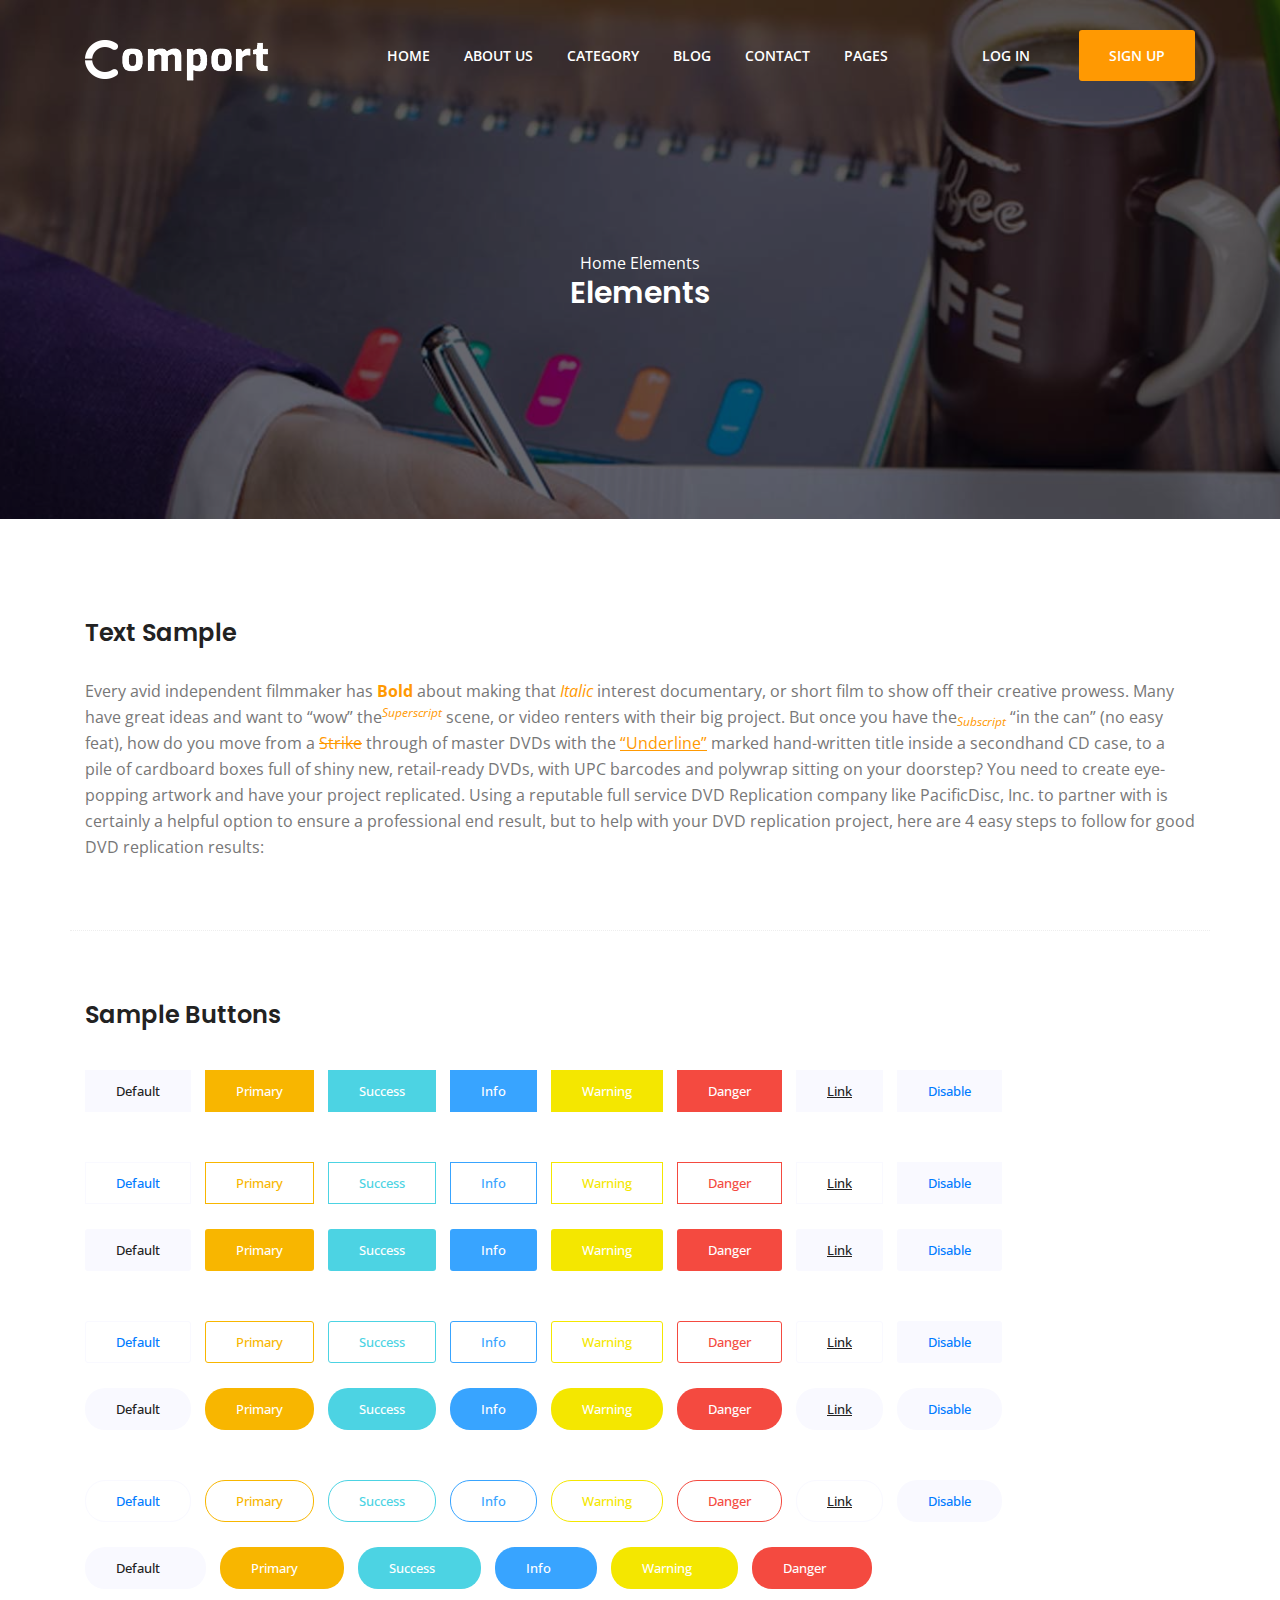
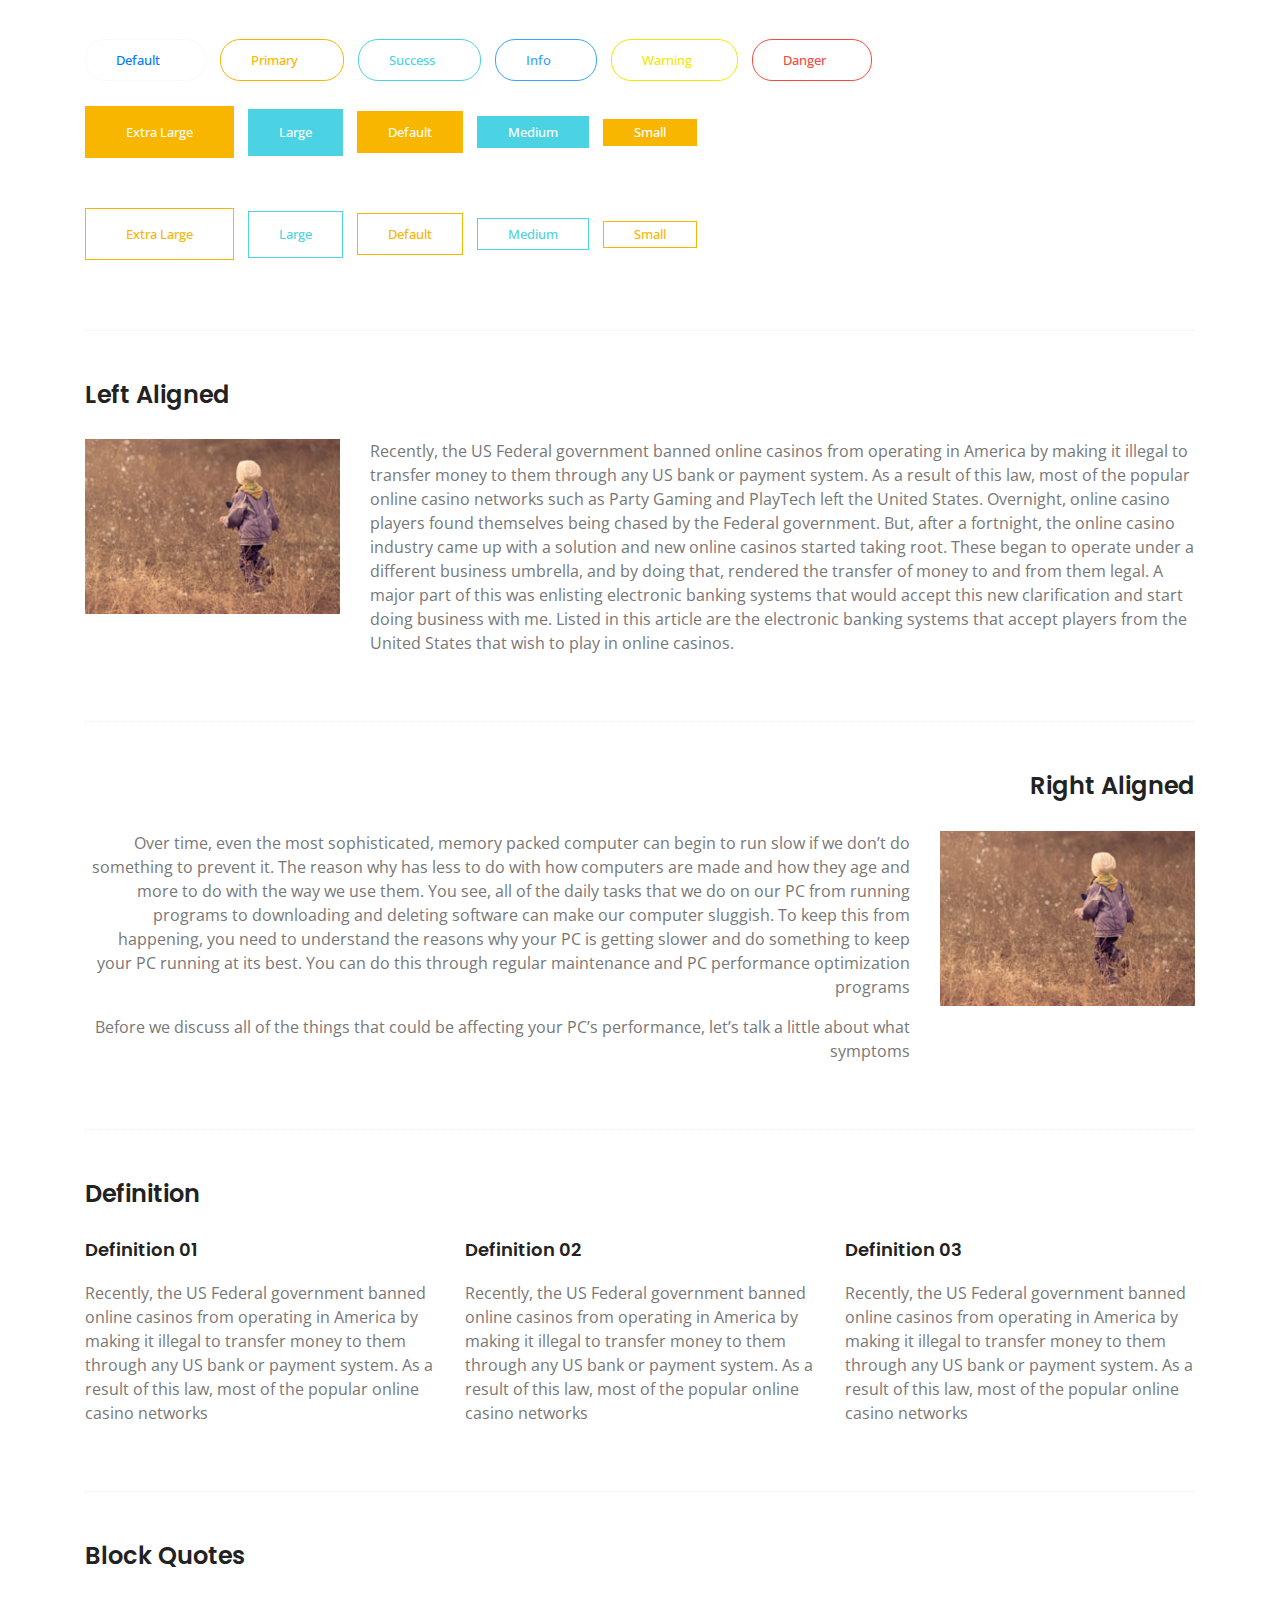
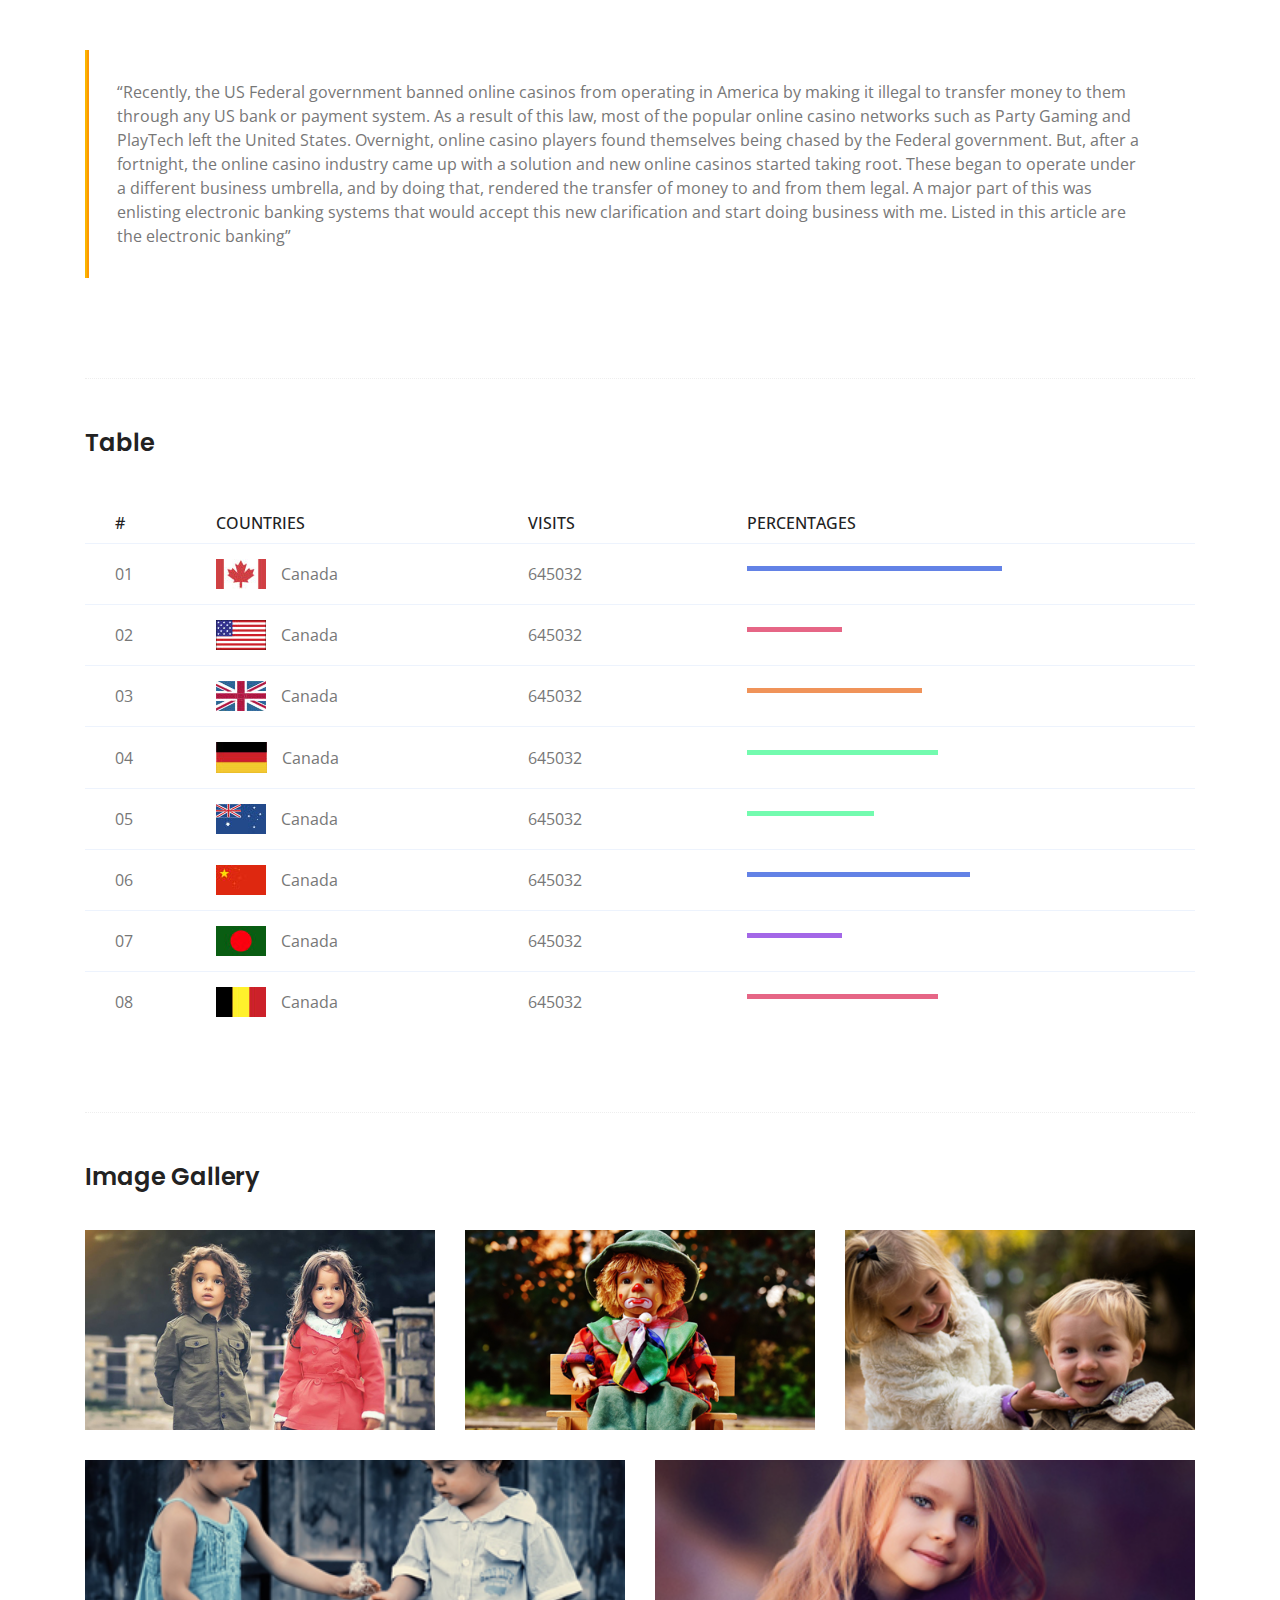
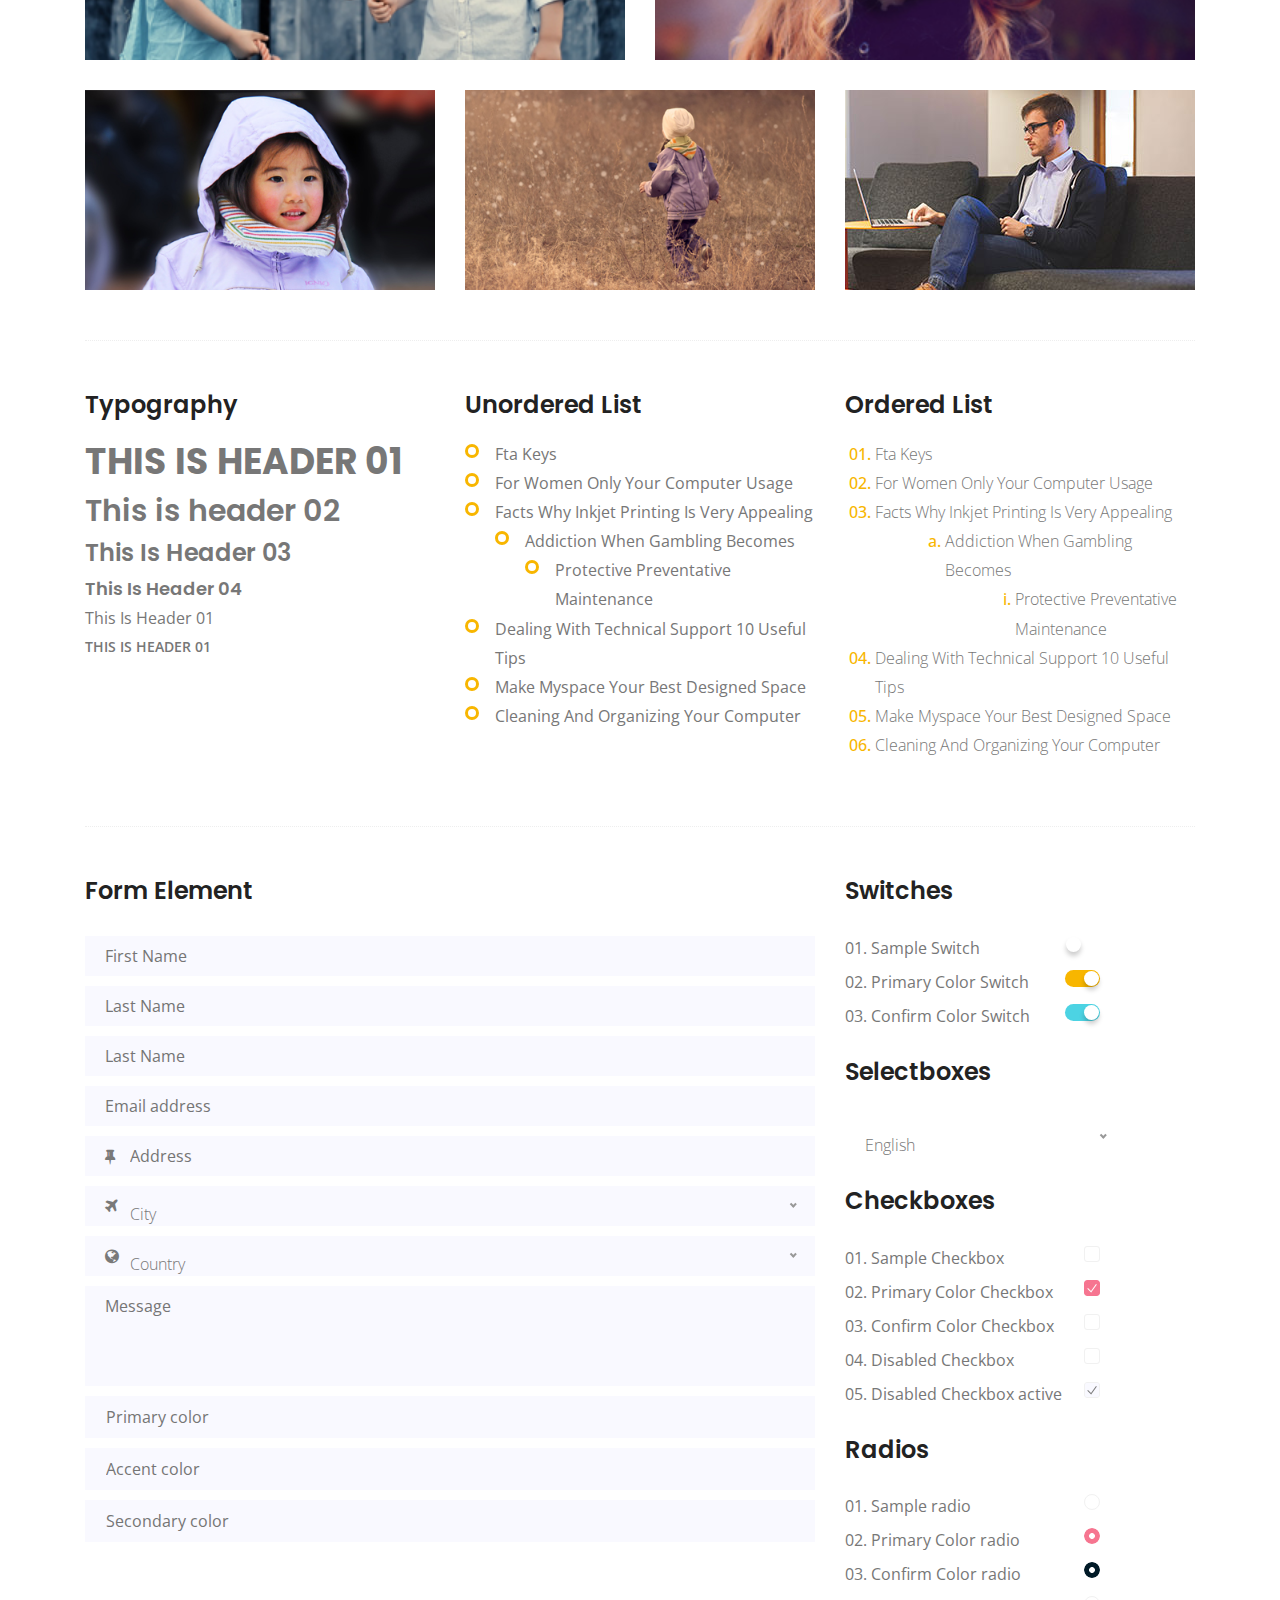
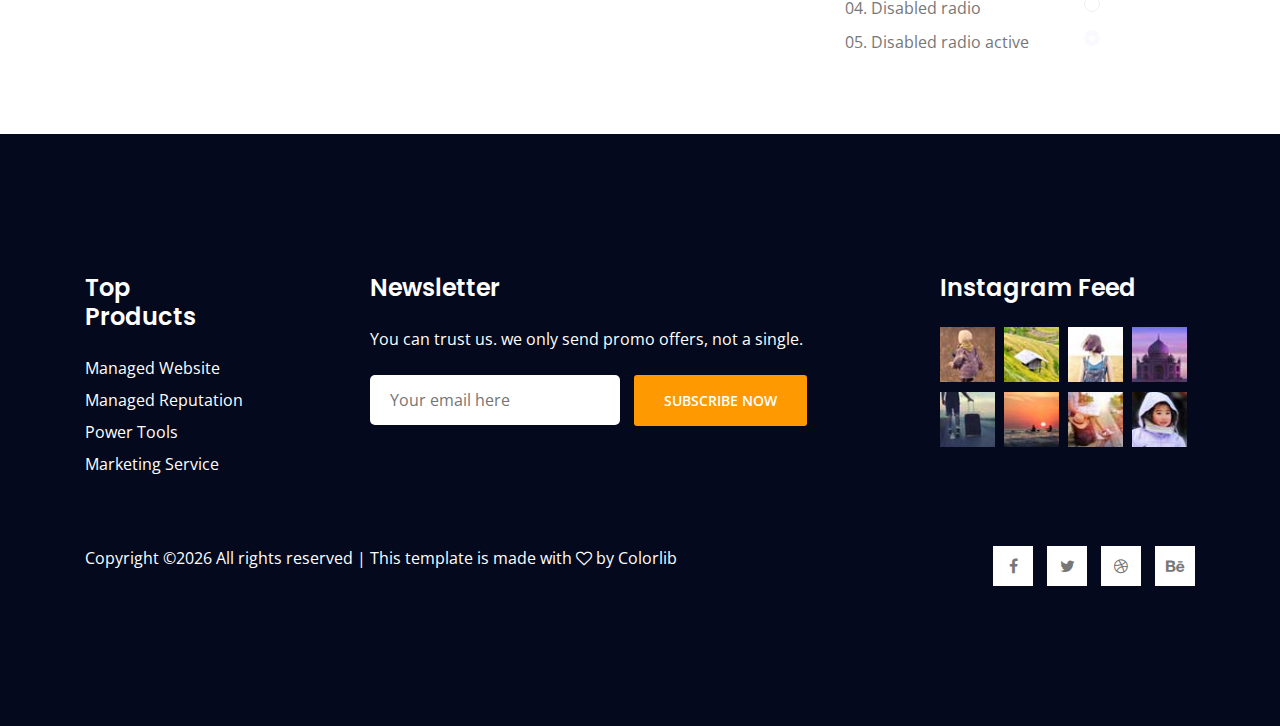
<file: elements.html>
<!doctype html>
<html lang="en">
    <head>
        <!-- Required meta tags -->
        <meta charset="utf-8">
        <meta name="viewport" content="width=device-width, initial-scale=1, shrink-to-fit=no">
        <title>Elements</title>

		<!-- CSS Files -->
		<link rel="stylesheet" href="assets/css/animate-3.7.0.css">
		<link rel="stylesheet" href="assets/css/font-awesome-4.7.0.min.css">
		<link rel="stylesheet" href="assets/fonts/flat-icon/flaticon.css">
		<link rel="stylesheet" href="assets/css/bootstrap-4.1.3.min.css">
		<link rel="stylesheet" href="assets/css/owl-carousel.min.css">
		<link rel="stylesheet" href="assets/css/nice-select.css">
		<link rel="stylesheet" href="assets/css/style.css">
    </head>
    <body>
        
        <!-- Preloader Starts -->
    <div class="preloader">
        <div class="spinner"></div>
    </div>
    <!-- Preloader End -->

    <!-- Header Area Starts -->
    <header class="header-area single-page">
        <div class="header-top">
            <div class="container">
                <div class="row">
                    <div class="col-lg-2">
                        <div class="logo-area">
                            <a href="index.html"><img src="assets/images/logo-light.png" alt="logo"></a>
                        </div>
                    </div>
                    <div class="col-lg-10">
                        <div class="custom-navbar">
                            <span></span>
                            <span></span>
                            <span></span>
                        </div>  
                        <div class="main-menu main-menu-light">
                            <ul>
                                <li class="active"><a href="index.html">home</a></li>
                                <li><a href="about.html">about us</a></li>
                                <li><a href="job-category.html">category</a></li>
                                <li><a href="#">blog</a>
                                    <ul class="sub-menu">
                                        <li><a href="blog-home.html">Blog Home</a></li>
                                        <li><a href="blog-details.html">Blog Details</a></li>
                                    </ul>
                                </li>
                                <li><a href="contact-us.html">contact</a></li>
                                <li><a href="#">pages</a>
                                    <ul class="sub-menu">
                                        <li><a href="job-search.html">Job Search</a></li>
                                        <li><a href="job-single.html">Job Single</a></li>
                                        <li><a href="pricing-plan.html">Pricing Plan</a></li>
                                        <li><a href="elements.html">Elements</a></li>
                                    </ul>
                                </li>
                                <li class="menu-btn">
                                    <a href="#" class="login">log in</a>
                                    <a href="#" class="template-btn">sign up</a>
                                </li>
                            </ul>
                        </div>
                    </div>
                </div>
            </div>
        </div>
        <div class="page-title text-center">
            <div class="container">
                <div class="row">
                    <div class="col-md-6 offset-md-3">
                        <div class="page_link">
							<a href="index.html">Home</a>
							<a href="elements.html">Elements</a>
						</div>
						<h2>Elements</h2>
                    </div>
                </div>
            </div>
        </div>
    </header>
    <!-- Header Area End -->
        
        
        <!-- Start Sample Area -->
			<section class="sample-text-area">
				<div class="container">
					<h3 class="text-heading title_color">Text Sample</h3>
					<p class="sample-text">
						Every avid independent filmmaker has <b>Bold</b> about making that <i>Italic</i> interest documentary, or short film to show off their creative prowess. Many have great ideas and want to “wow” the<sup>Superscript</sup> scene, or video renters with their big project.  But once you have the<sub>Subscript</sub> “in the can” (no easy feat), how do you move from a <del>Strike</del> through of master DVDs with the <u>“Underline”</u> marked hand-written title inside a secondhand CD case, to a pile of cardboard boxes full of shiny new, retail-ready DVDs, with UPC barcodes and polywrap sitting on your doorstep?  You need to create eye-popping artwork and have your project replicated. Using a reputable full service DVD Replication company like PacificDisc, Inc. to partner with is certainly a helpful option to ensure a professional end result, but to help with your DVD replication project, here are 4 easy steps to follow for good DVD replication results: 

					</p>
				</div>
			</section>
			<!-- End Sample Area -->
			<!-- Start Button -->
			<section class="button-area">
				<div class="container border-top-generic">
					<h3 class="text-heading title_color">Sample Buttons</h3>
					<div class="button-group-area">
						<a href="#" class="genric-btn default">Default</a>
						<a href="#" class="genric-btn primary">Primary</a>
						<a href="#" class="genric-btn success">Success</a>
						<a href="#" class="genric-btn info">Info</a>
						<a href="#" class="genric-btn warning">Warning</a>
						<a href="#" class="genric-btn danger">Danger</a>
						<a href="#" class="genric-btn link">Link</a>
						<a href="#" class="genric-btn disable">Disable</a>
					</div>
					<div class="button-group-area mt-10">
						<a href="#" class="genric-btn default-border">Default</a>
						<a href="#" class="genric-btn primary-border">Primary</a>
						<a href="#" class="genric-btn success-border">Success</a>
						<a href="#" class="genric-btn info-border">Info</a>
						<a href="#" class="genric-btn warning-border">Warning</a>
						<a href="#" class="genric-btn danger-border">Danger</a>
						<a href="#" class="genric-btn link-border">Link</a>
						<a href="#" class="genric-btn disable">Disable</a>
					</div>
					<div class="button-group-area mt-40">
						<a href="#" class="genric-btn default radius">Default</a>
						<a href="#" class="genric-btn primary radius">Primary</a>
						<a href="#" class="genric-btn success radius">Success</a>
						<a href="#" class="genric-btn info radius">Info</a>
						<a href="#" class="genric-btn warning radius">Warning</a>
						<a href="#" class="genric-btn danger radius">Danger</a>
						<a href="#" class="genric-btn link radius">Link</a>
						<a href="#" class="genric-btn disable radius">Disable</a>
					</div>
					<div class="button-group-area mt-10">
						<a href="#" class="genric-btn default-border radius">Default</a>
						<a href="#" class="genric-btn primary-border radius">Primary</a>
						<a href="#" class="genric-btn success-border radius">Success</a>
						<a href="#" class="genric-btn info-border radius">Info</a>
						<a href="#" class="genric-btn warning-border radius">Warning</a>
						<a href="#" class="genric-btn danger-border radius">Danger</a>
						<a href="#" class="genric-btn link-border radius">Link</a>
						<a href="#" class="genric-btn disable radius">Disable</a>
					</div>
					<div class="button-group-area mt-40">
						<a href="#" class="genric-btn default circle">Default</a>
						<a href="#" class="genric-btn primary circle">Primary</a>
						<a href="#" class="genric-btn success circle">Success</a>
						<a href="#" class="genric-btn info circle">Info</a>
						<a href="#" class="genric-btn warning circle">Warning</a>
						<a href="#" class="genric-btn danger circle">Danger</a>
						<a href="#" class="genric-btn link circle">Link</a>
						<a href="#" class="genric-btn disable circle">Disable</a>
					</div>
					<div class="button-group-area mt-10">
						<a href="#" class="genric-btn default-border circle">Default</a>
						<a href="#" class="genric-btn primary-border circle">Primary</a>
						<a href="#" class="genric-btn success-border circle">Success</a>
						<a href="#" class="genric-btn info-border circle">Info</a>
						<a href="#" class="genric-btn warning-border circle">Warning</a>
						<a href="#" class="genric-btn danger-border circle">Danger</a>
						<a href="#" class="genric-btn link-border circle">Link</a>
						<a href="#" class="genric-btn disable circle">Disable</a>
					</div>
					<div class="button-group-area mt-40">
						<a href="#" class="genric-btn default circle arrow">Default<span class="lnr lnr-arrow-right"></span></a>
						<a href="#" class="genric-btn primary circle arrow">Primary<span class="lnr lnr-arrow-right"></span></a>
						<a href="#" class="genric-btn success circle arrow">Success<span class="lnr lnr-arrow-right"></span></a>
						<a href="#" class="genric-btn info circle arrow">Info<span class="lnr lnr-arrow-right"></span></a>
						<a href="#" class="genric-btn warning circle arrow">Warning<span class="lnr lnr-arrow-right"></span></a>
						<a href="#" class="genric-btn danger circle arrow">Danger<span class="lnr lnr-arrow-right"></span></a>
					</div>
					<div class="button-group-area mt-10">
						<a href="#" class="genric-btn default-border circle arrow">Default<span class="lnr lnr-arrow-right"></span></a>
						<a href="#" class="genric-btn primary-border circle arrow">Primary<span class="lnr lnr-arrow-right"></span></a>
						<a href="#" class="genric-btn success-border circle arrow">Success<span class="lnr lnr-arrow-right"></span></a>
						<a href="#" class="genric-btn info-border circle arrow">Info<span class="lnr lnr-arrow-right"></span></a>
						<a href="#" class="genric-btn warning-border circle arrow">Warning<span class="lnr lnr-arrow-right"></span></a>
						<a href="#" class="genric-btn danger-border circle arrow">Danger<span class="lnr lnr-arrow-right"></span></a>
					</div>
					<div class="button-group-area mt-40">
						<a href="#" class="genric-btn primary e-large">Extra Large</a>
						<a href="#" class="genric-btn success large">Large</a>
						<a href="#" class="genric-btn primary">Default</a>
						<a href="#" class="genric-btn success medium">Medium</a>
						<a href="#" class="genric-btn primary small">Small</a>
					</div>
					<div class="button-group-area mt-10">
						<a href="#" class="genric-btn primary-border e-large">Extra Large</a>
						<a href="#" class="genric-btn success-border large">Large</a>
						<a href="#" class="genric-btn primary-border">Default</a>
						<a href="#" class="genric-btn success-border medium">Medium</a>
						<a href="#" class="genric-btn primary-border small">Small</a>
					</div>
				</div>
			</section>
			<!-- End Button -->
			<!-- Start Align Area -->
			<div class="whole-wrap">
				<div class="container">
					<div class="section-top-border">
						<h3 class="mb-30 title_color">Left Aligned</h3>
						<div class="row">
							<div class="col-md-3">
								<img src="assets/images/elements/d.jpg" alt="" class="img-fluid">
							</div>
							<div class="col-md-9 mt-sm-20 left-align-p">
								<p>Recently, the US Federal government banned online casinos from operating in America by making it illegal to transfer money to them through any US bank or payment system. As a result of this law, most of the popular online casino networks such as Party Gaming and PlayTech left the United States. Overnight, online casino players found themselves being chased by the Federal government. But, after a fortnight, the online casino industry came up with a solution and new online casinos started taking root. These began to operate under a different business umbrella, and by doing that, rendered the transfer of money to and from them legal. A major part of this was enlisting electronic banking systems that would accept this new clarification and start doing business with me. Listed in this article are the electronic banking systems that accept players from the United States that wish to play in online casinos.</p>
							</div>
						</div>
					</div>
					<div class="section-top-border text-right">
						<h3 class="mb-30 title_color">Right Aligned</h3>
						<div class="row">
							<div class="col-md-9">
								<p class="text-right">Over time, even the most sophisticated, memory packed computer can begin to run slow if we don’t do something to prevent it. The reason why has less to do with how computers are made and how they age and more to do with the way we use them. You see, all of the daily tasks that we do on our PC from running programs to downloading and deleting software can make our computer sluggish. To keep this from happening, you need to understand the reasons why your PC is getting slower and do something to keep your PC running at its best. You can do this through regular maintenance and PC performance optimization programs</p>
								<p class="text-right">Before we discuss all of the things that could be affecting your PC’s performance, let’s talk a little about what symptoms</p>
							</div>
							<div class="col-md-3">
								<img src="assets/images/elements/d.jpg" alt="" class="img-fluid">
							</div>
						</div>
					</div>
					<div class="section-top-border">
						<h3 class="mb-30 title_color">Definition</h3>
						<div class="row">
							<div class="col-md-4">
								<div class="single-defination">
									<h4 class="mb-20">Definition 01</h4>
									<p>Recently, the US Federal government banned online casinos from operating in America by making it illegal to transfer money to them through any US bank or payment system. As a result of this law, most of the popular online casino networks</p>
								</div>
							</div>
							<div class="col-md-4">
								<div class="single-defination">
									<h4 class="mb-20">Definition 02</h4>
									<p>Recently, the US Federal government banned online casinos from operating in America by making it illegal to transfer money to them through any US bank or payment system. As a result of this law, most of the popular online casino networks</p>
								</div>
							</div>
							<div class="col-md-4">
								<div class="single-defination">
									<h4 class="mb-20">Definition 03</h4>
									<p>Recently, the US Federal government banned online casinos from operating in America by making it illegal to transfer money to them through any US bank or payment system. As a result of this law, most of the popular online casino networks</p>
								</div>
							</div>
						</div>
					</div>
					<div class="section-top-border">
						<h3 class="mb-30 title_color">Block Quotes</h3>
						<div class="row">
							<div class="col-lg-12">
								<blockquote class="generic-blockquote">
									“Recently, the US Federal government banned online casinos from operating in America by making it illegal to transfer money to them through any US bank or payment system. As a result of this law, most of the popular online casino networks such as Party Gaming and PlayTech left the United States. Overnight, online casino players found themselves being chased by the Federal government. But, after a fortnight, the online casino industry came up with a solution and new online casinos started taking root. These began to operate under a different business umbrella, and by doing that, rendered the transfer of money to and from them legal. A major part of this was enlisting electronic banking systems that would accept this new clarification and start doing business with me. Listed in this article are the electronic banking” 
								</blockquote>
							</div>
						</div>
					</div>
					<div class="section-top-border">
						<h3 class="mb-30 title_color">Table</h3>
						<div class="progress-table-wrap">
							<div class="progress-table">
								<div class="table-head">
									<div class="serial">#</div>
									<div class="country">Countries</div>
									<div class="visit">Visits</div>
									<div class="percentage">Percentages</div>
								</div>
								<div class="table-row">
									<div class="serial">01</div>
									<div class="country"> <img src="assets/images/elements/f1.jpg" alt="flag">Canada</div>
									<div class="visit">645032</div>
									<div class="percentage">
										<div class="progress">
											<div class="progress-bar color-1" role="progressbar" style="width: 80%" aria-valuenow="80" aria-valuemin="0" aria-valuemax="100"></div>
										</div>
									</div>
								</div>
								<div class="table-row">
									<div class="serial">02</div>
									<div class="country"> <img src="assets/images/elements/f2.jpg" alt="flag">Canada</div>
									<div class="visit">645032</div>
									<div class="percentage">
										<div class="progress">
											<div class="progress-bar color-2" role="progressbar" style="width: 30%" aria-valuenow="30" aria-valuemin="0" aria-valuemax="100"></div>
										</div>
									</div>
								</div>
								<div class="table-row">
									<div class="serial">03</div>
									<div class="country"> <img src="assets/images/elements/f3.jpg" alt="flag">Canada</div>
									<div class="visit">645032</div>
									<div class="percentage">
										<div class="progress">
											<div class="progress-bar color-3" role="progressbar" style="width: 55%" aria-valuenow="55" aria-valuemin="0" aria-valuemax="100"></div>
										</div>
									</div>
								</div>
								<div class="table-row">
									<div class="serial">04</div>
									<div class="country"> <img src="assets/images/elements/f4.jpg" alt="flag">Canada</div>
									<div class="visit">645032</div>
									<div class="percentage">
										<div class="progress">
											<div class="progress-bar color-4" role="progressbar" style="width: 60%" aria-valuenow="60" aria-valuemin="0" aria-valuemax="100"></div>
										</div>
									</div>
								</div>
								<div class="table-row">
									<div class="serial">05</div>
									<div class="country"> <img src="assets/images/elements/f5.jpg" alt="flag">Canada</div>
									<div class="visit">645032</div>
									<div class="percentage">
										<div class="progress">
											<div class="progress-bar color-5" role="progressbar" style="width: 40%" aria-valuenow="40" aria-valuemin="0" aria-valuemax="100"></div>
										</div>
									</div>
								</div>
								<div class="table-row">
									<div class="serial">06</div>
									<div class="country"> <img src="assets/images/elements/f6.jpg" alt="flag">Canada</div>
									<div class="visit">645032</div>
									<div class="percentage">
										<div class="progress">
											<div class="progress-bar color-6" role="progressbar" style="width: 70%" aria-valuenow="70" aria-valuemin="0" aria-valuemax="100"></div>
										</div>
									</div>
								</div>
								<div class="table-row">
									<div class="serial">07</div>
									<div class="country"> <img src="assets/images/elements/f7.jpg" alt="flag">Canada</div>
									<div class="visit">645032</div>
									<div class="percentage">
										<div class="progress">
											<div class="progress-bar color-7" role="progressbar" style="width: 30%" aria-valuenow="30" aria-valuemin="0" aria-valuemax="100"></div>
										</div>
									</div>
								</div>
								<div class="table-row">
									<div class="serial">08</div>
									<div class="country"> <img src="assets/images/elements/f8.jpg" alt="flag">Canada</div>
									<div class="visit">645032</div>
									<div class="percentage">
										<div class="progress">
											<div class="progress-bar color-8" role="progressbar" style="width: 60%" aria-valuenow="60" aria-valuemin="0" aria-valuemax="100"></div>
										</div>
									</div>
								</div>
							</div>
						</div>
					</div>
					<div class="section-top-border">
						<h3 class="title_color">Image Gallery</h3>
						<div class="row gallery-item">
							<div class="col-md-4">
								<a href="assets/images/elements/g1.jpg" class="img-gal"><div class="single-gallery-image" style="background: url(assets/images/elements/g1.jpg);"></div></a>
							</div>
							<div class="col-md-4">
								<a href="assets/images/elements/g2.jpg" class="img-gal"><div class="single-gallery-image" style="background: url(assets/images/elements/g2.jpg);"></div></a>
							</div>
							<div class="col-md-4">
								<a href="assets/images/elements/g3.jpg" class="img-gal"><div class="single-gallery-image" style="background: url(assets/images/elements/g3.jpg);"></div></a>
							</div>
							<div class="col-md-6">
								<a href="assets/images/elements/g4.jpg" class="img-gal"><div class="single-gallery-image" style="background: url(assets/images/elements/g4.jpg);"></div></a>
							</div>
							<div class="col-md-6">
								<a href="assets/images/elements/g5.jpg" class="img-gal"><div class="single-gallery-image" style="background: url(assets/images/elements/g5.jpg);"></div></a>
							</div>
							<div class="col-md-4">
								<a href="assets/images/elements/g6.jpg" class="img-gal"><div class="single-gallery-image" style="background: url(assets/images/elements/g6.jpg);"></div></a>
							</div>
							<div class="col-md-4">
								<a href="assets/images/elements/g7.jpg" class="img-gal"><div class="single-gallery-image" style="background: url(assets/images/elements/g7.jpg);"></div></a>
							</div>
							<div class="col-md-4">
								<a href="assets/images/elements/g8.jpg" class="img-gal"><div class="single-gallery-image" style="background: url(assets/images/elements/g8.jpg);"></div></a>
							</div>
						</div>
					</div>
					<div class="section-top-border">
						<div class="row">
							<div class="col-lg-4 col-sm-6 typo-sec">
								<h3 class="mb-20 title_color">Typography</h3>
								<div class="typography">
									<h1 class="typo-list">This is header 01</h1>
									<h2 class="typo-list">This is header 02</h2>
									<h3 class="typo-list">This is header 03</h3>
									<h4 class="typo-list">This is header 04</h4>
									<h5 class="typo-list">This is header 01</h5>
									<h6 class="typo-list">This is header 01</h6>
								</div>
							</div>
							<div class="col-lg-4 col-sm-6 mt-sm-30 typo-sec">
								<h3 class="mb-20 title_color">Unordered List</h3>
								<div class="">
									<ul class="unordered-list">
										<li>Fta Keys</li>
										<li>For Women Only Your Computer Usage</li>
										<li>Facts Why Inkjet Printing Is Very Appealing
											<ul>
												<li>Addiction When Gambling Becomes
													<ul>
														<li>Protective Preventative Maintenance</li>
													</ul>
												</li>
											</ul>
										</li>
										<li>Dealing With Technical Support 10 Useful Tips</li>
										<li>Make Myspace Your Best Designed Space</li>
										<li>Cleaning And Organizing Your Computer</li>
									</ul>
								</div>
							</div>
							<div class="col-lg-4 col-sm-6 mt-sm-30 typo-sec">
								<h3 class="mb-20 title_color">Ordered List</h3>
								<div class="">
									<ol class="ordered-list">
										<li><span>Fta Keys</span></li>
										<li><span>For Women Only Your Computer Usage</span></li>
										<li><span>Facts Why Inkjet Printing Is Very Appealing</span>
											<ol class="ordered-list-alpha">
												<li><span>Addiction When Gambling Becomes</span>
													<ol class="ordered-list-roman">
														<li><span>Protective Preventative Maintenance</span></li>
													</ol>
												</li>
											</ol>
										</li>
										<li><span>Dealing With Technical Support 10 Useful Tips</span></li>
										<li><span>Make Myspace Your Best Designed Space</span></li>
										<li><span>Cleaning And Organizing Your Computer</span></li>
									</ol>
								</div>
							</div>
						</div>
					</div>
					<div class="section-top-border">
						<div class="row">
							<div class="col-lg-8 col-md-8">
								<h3 class="mb-30 title_color">Form Element</h3>
								<form action="#">
									<div class="mt-10">
										<input type="text" name="first_name" placeholder="First Name" onfocus="this.placeholder = ''" onblur="this.placeholder = 'First Name'" required class="single-input">
									</div>
									<div class="mt-10">
										<input type="text" name="last_name" placeholder="Last Name" onfocus="this.placeholder = ''" onblur="this.placeholder = 'Last Name'" required class="single-input">
									</div>
									<div class="mt-10">
										<input type="text" name="last_name" placeholder="Last Name" onfocus="this.placeholder = ''" onblur="this.placeholder = 'Last Name'" required class="single-input">
									</div>
									<div class="mt-10">
										<input type="email" name="EMAIL" placeholder="Email address" onfocus="this.placeholder = ''" onblur="this.placeholder = 'Email address'" required class="single-input">
									</div>
									<div class="input-group-icon mt-10">
										<div class="icon"><i class="fa fa-thumb-tack" aria-hidden="true"></i></div>
										<input type="text" name="address" placeholder="Address" onfocus="this.placeholder = ''" onblur="this.placeholder = 'Address'" required class="single-input">
									</div>
									<div class="input-group-icon mt-10">
										<div class="icon"><i class="fa fa-plane" aria-hidden="true"></i></div>
										<div class="form-select" id="default-select">
											<select>
												<option value="1">City</option>
												<option value="1">Dhaka</option>
												<option value="1">Dilli</option>
												<option value="1">Newyork</option>
												<option value="1">Islamabad</option>
											</select>
										</div>
									</div>
									<div class="input-group-icon mt-10">
										<div class="icon"><i class="fa fa-globe" aria-hidden="true"></i></div>
										<div class="form-select" id="default-select2">
											<select>
												<option value="1">Country</option>
												<option value="1">Bangladesh</option>
												<option value="1">India</option>
												<option value="1">England</option>
												<option value="1">Srilanka</option>
											</select>
										</div>
									</div>
									
									<div class="mt-10">
										<textarea class="single-textarea" placeholder="Message" onfocus="this.placeholder = ''" onblur="this.placeholder = 'Message'" required></textarea>
									</div>
									<div class="mt-10">
										<input type="text" name="first_name" placeholder="Primary color" onfocus="this.placeholder = ''" onblur="this.placeholder = 'Primary color'" required class="single-input-primary">
									</div>
									<div class="mt-10">
										<input type="text" name="first_name" placeholder="Accent color" onfocus="this.placeholder = ''" onblur="this.placeholder = 'Accent color'" required class="single-input-accent">
									</div>
									<div class="mt-10">
										<input type="text" name="first_name" placeholder="Secondary color" onfocus="this.placeholder = ''" onblur="this.placeholder = 'Secondary color'" required class="single-input-secondary">
									</div>
								</form>
							</div>
							<div class="col-lg-3 col-md-4 mt-sm-30 element-wrap">
								<div class="single-element-widget">
									<h3 class="mb-30 title_color">Switches</h3>
									<div class="switch-wrap d-flex justify-content-between">
										<p>01. Sample Switch</p>
										<div class="primary-switch">
											<input type="checkbox" id="default-switch">
											<label for="default-switch"></label>
										</div>
									</div>
									<div class="switch-wrap d-flex justify-content-between">
										<p>02. Primary Color Switch</p>
										<div class="primary-switch">
											<input type="checkbox" id="primary-switch" checked>
											<label for="primary-switch"></label>
										</div>
									</div>
									<div class="switch-wrap d-flex justify-content-between">
										<p>03. Confirm Color Switch</p>
										<div class="confirm-switch">
											<input type="checkbox" id="confirm-switch" checked>
											<label for="confirm-switch"></label>
										</div>
									</div>
								</div>
								<div class="single-element-widget">
									<h3 class="mb-30 title_color">Selectboxes</h3>
									<div class="default-select" id="default-select">
										<select>
											<option value="1">English</option>
											<option value="1">Spanish</option>
											<option value="1">Arabic</option>
											<option value="1">Portuguise</option>
											<option value="1">Bengali</option>
										</select>
									</div>
								</div>
								<div class="single-element-widget">
									<h3 class="mb-30 title_color">Checkboxes</h3>
									<div class="switch-wrap d-flex justify-content-between">
										<p>01. Sample Checkbox</p>
										<div class="primary-checkbox">
											<input type="checkbox" id="default-checkbox">
											<label for="default-checkbox"></label>
										</div>
									</div>
									<div class="switch-wrap d-flex justify-content-between">
										<p>02. Primary Color Checkbox</p>
										<div class="primary-checkbox">
											<input type="checkbox" id="primary-checkbox" checked>
											<label for="primary-checkbox"></label>
										</div>
									</div>
									<div class="switch-wrap d-flex justify-content-between">
										<p>03. Confirm Color Checkbox</p>
										<div class="confirm-checkbox">
											<input type="checkbox" id="confirm-checkbox">
											<label for="confirm-checkbox"></label>
										</div>
									</div>
									<div class="switch-wrap d-flex justify-content-between">
										<p>04. Disabled Checkbox</p>
										<div class="disabled-checkbox">
											<input type="checkbox" id="disabled-checkbox" disabled>
											<label for="disabled-checkbox"></label>
										</div>
									</div>
									<div class="switch-wrap d-flex justify-content-between">
										<p>05. Disabled Checkbox active</p>
										<div class="disabled-checkbox">
											<input type="checkbox" id="disabled-checkbox-active" checked disabled>
											<label for="disabled-checkbox-active"></label>
										</div>
									</div>
								</div>
								<div class="single-element-widget">
									<h3 class="mb-30 title_color">Radios</h3>
									<div class="switch-wrap d-flex justify-content-between">
										<p>01. Sample radio</p>
										<div class="primary-radio">
											<input type="checkbox" id="default-radio">
											<label for="default-radio"></label>
										</div>
									</div>
									<div class="switch-wrap d-flex justify-content-between">
										<p>02. Primary Color radio</p>
										<div class="primary-radio">
											<input type="checkbox" id="primary-radio" checked>
											<label for="primary-radio"></label>
										</div>
									</div>
									<div class="switch-wrap d-flex justify-content-between">
										<p>03. Confirm Color radio</p>
										<div class="confirm-radio">
											<input type="checkbox" id="confirm-radio" checked>
											<label for="confirm-radio"></label>
										</div>
									</div>
									<div class="switch-wrap d-flex justify-content-between">
										<p>04. Disabled radio</p>
										<div class="disabled-radio">
											<input type="checkbox" id="disabled-radio" disabled>
											<label for="disabled-radio"></label>
										</div>
									</div>
									<div class="switch-wrap d-flex justify-content-between">
										<p>05. Disabled radio active</p>
										<div class="disabled-radio">
											<input type="checkbox" id="disabled-radio-active" checked disabled>
											<label for="disabled-radio-active"></label>
										</div>
									</div>
								</div>
							</div>
						</div>
					</div>
				</div>
			</div>
			<!-- End Align Area -->

			<!-- Footer Area Starts -->
			<footer class="footer-area section-padding">
				<div class="footer-widget">
					<div class="container">
						<div class="row">
							<div class="col-xl-2 col-lg-3">
								<div class="single-widget-home mb-5 mb-lg-0">
									<h3 class="mb-4">top products</h3>
									<ul>
										<li class="mb-2"><a href="#">managed website</a></li>
										<li class="mb-2"><a href="#">managed reputation</a></li>
										<li class="mb-2"><a href="#">power tools</a></li>
										<li><a href="#">marketing service</a></li>
									</ul>
								</div>
							</div>
							<div class="col-xl-5 offset-xl-1 col-lg-6">
								<div class="single-widget-home mb-5 mb-lg-0">
									<h3 class="mb-4">newsletter</h3>
									<p class="mb-4">You can trust us. we only send promo offers, not a single.</p>  
									<form action="#">
										<input type="email" placeholder="Your email here" onfocus="this.placeholder = ''" onblur="this.placeholder = 'Your email here'" required>
										<button type="submit" class="template-btn">subscribe now</button>
									</form>
								</div>
							</div>
							<div class="col-xl-3 offset-xl-1 col-lg-3">
								<div class="single-widge-home">
									<h3 class="mb-4">instagram feed</h3>
									<div class="feed">
										<img src="assets/images/feed1.jpg" alt="feed">
										<img src="assets/images/feed2.jpg" alt="feed">
										<img src="assets/images/feed3.jpg" alt="feed">
										<img src="assets/images/feed4.jpg" alt="feed">
										<img src="assets/images/feed5.jpg" alt="feed">
										<img src="assets/images/feed6.jpg" alt="feed">
										<img src="assets/images/feed7.jpg" alt="feed">
										<img src="assets/images/feed8.jpg" alt="feed">
									</div>
								</div>
							</div>
						</div>
					</div>
				</div>
				<div class="footer-copyright">
					<div class="container">
						<div class="row">
							<div class="col-lg-8 col-md-6">
								<span><!-- Link back to Colorlib can't be removed. Template is licensed under CC BY 3.0. -->
Copyright &copy;<script>document.write(new Date().getFullYear());</script> All rights reserved | This template is made with <i class="fa fa-heart-o" aria-hidden="true"></i> by <a href="https://colorlib.com" target="_blank">Colorlib</a>
<!-- Link back to Colorlib can't be removed. Template is licensed under CC BY 3.0. -->
</span>
							</div>
							<div class="col-lg-4 col-md-6">
								<div class="social-icons">
									<ul>
										<li><a href="#"><i class="fa fa-facebook"></i></a></li>
										<li><a href="#"><i class="fa fa-twitter"></i></a></li>
										<li><a href="#"><i class="fa fa-dribbble"></i></a></li>
										<li><a href="#"><i class="fa fa-behance"></i></a></li>
									</ul>
								</div>
							</div>
						</div>
					</div>
				</div>
			</footer>
			<!-- Footer Area End -->
        
        
		
		<!-- Javascript -->
		<script src="assets/js/vendor/jquery-2.2.4.min.js"></script>
		<script src="assets/js/vendor/bootstrap-4.1.3.min.js"></script>
		<script src="assets/js/vendor/wow.min.js"></script>
		<script src="assets/js/vendor/owl-carousel.min.js"></script>
		<script src="assets/js/vendor/jquery.nice-select.min.js"></script>
		<script src="assets/js/vendor/ion.rangeSlider.js"></script>
		<script src="assets/js/main.js"></script>
    </body>
</html>
</file>
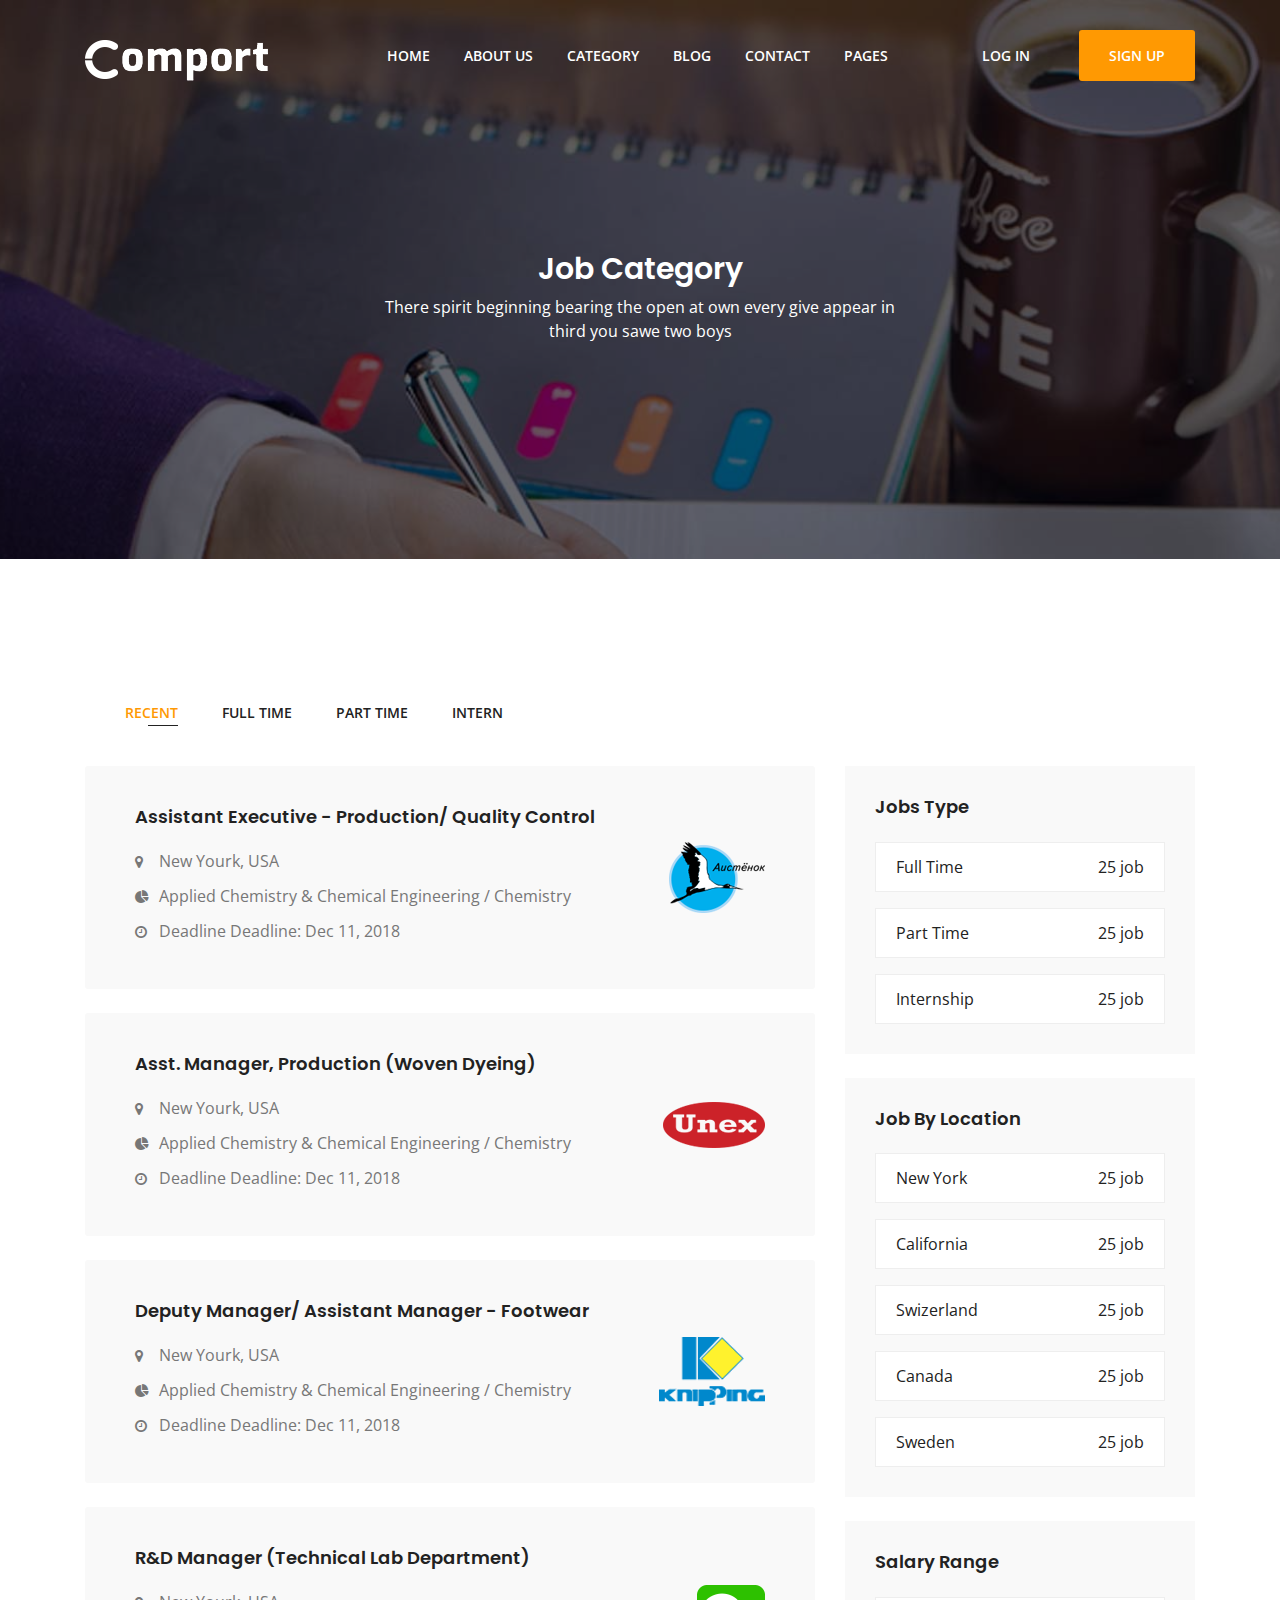
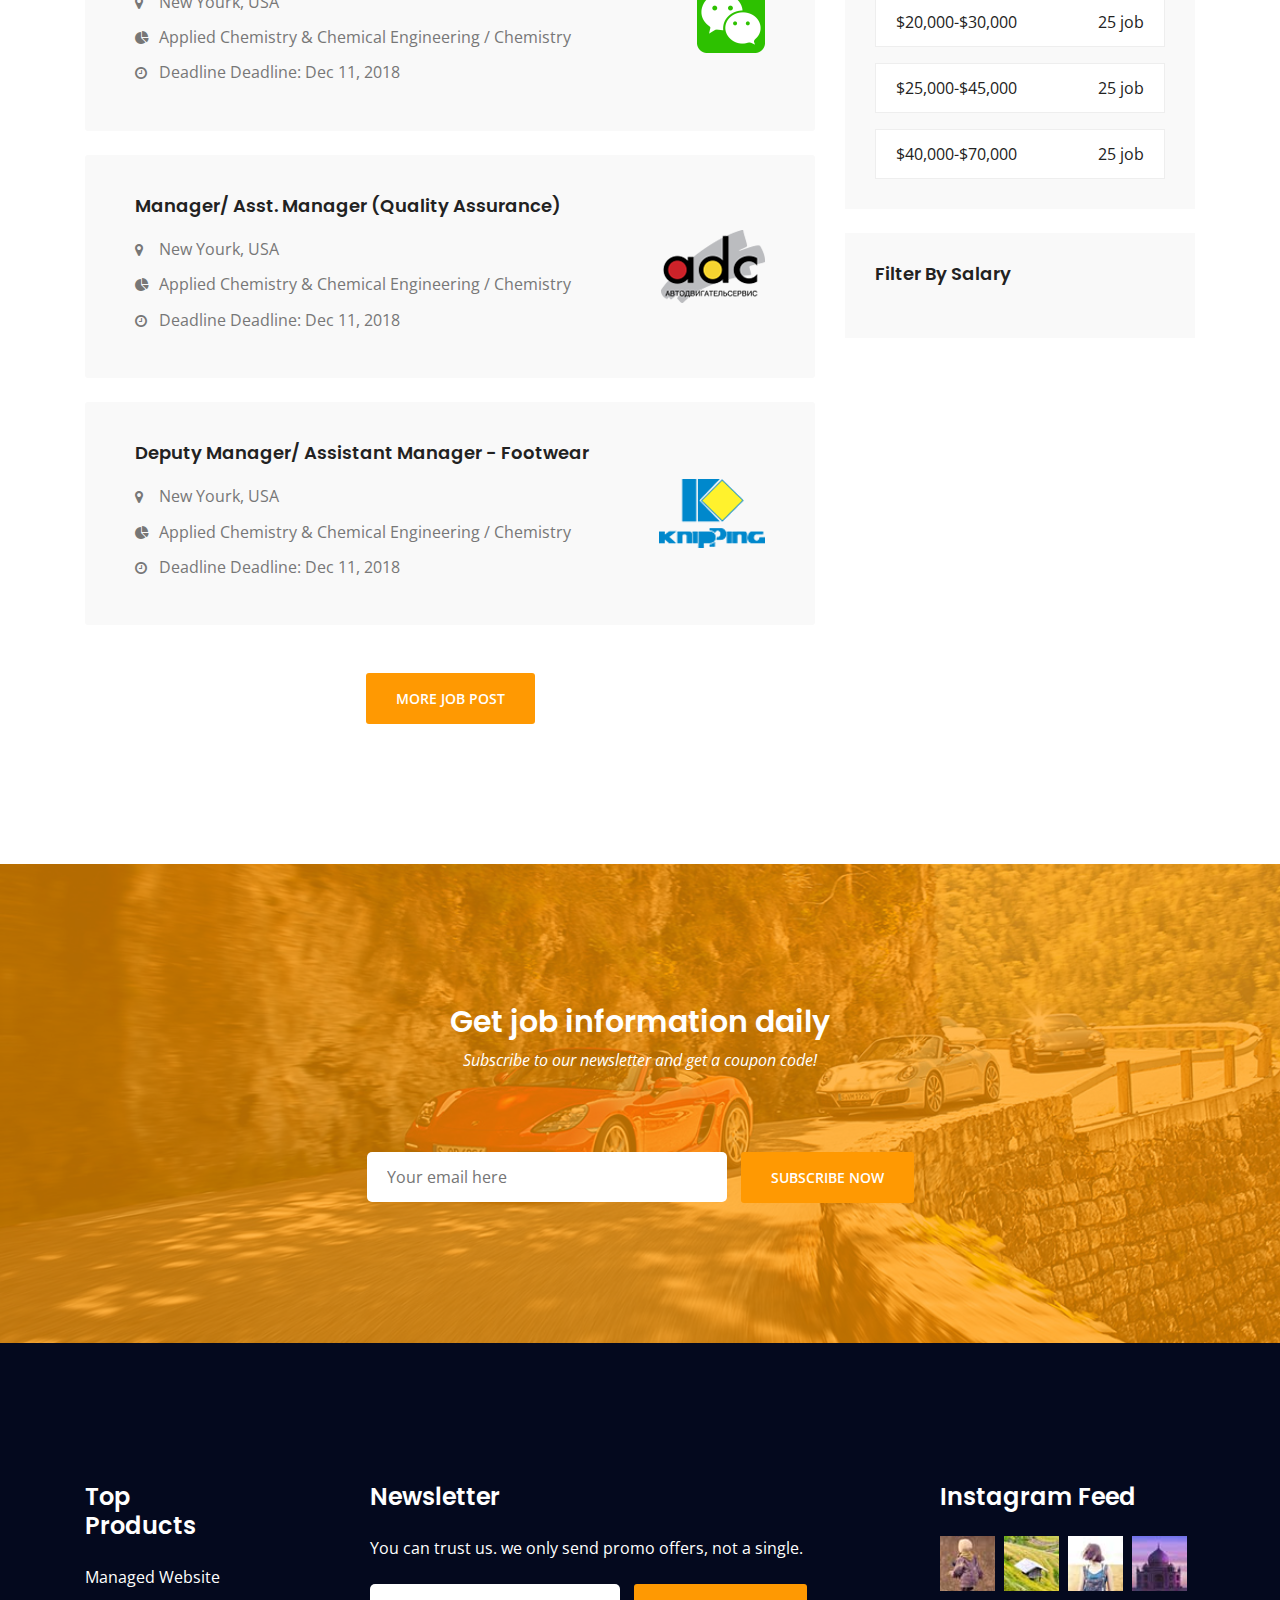
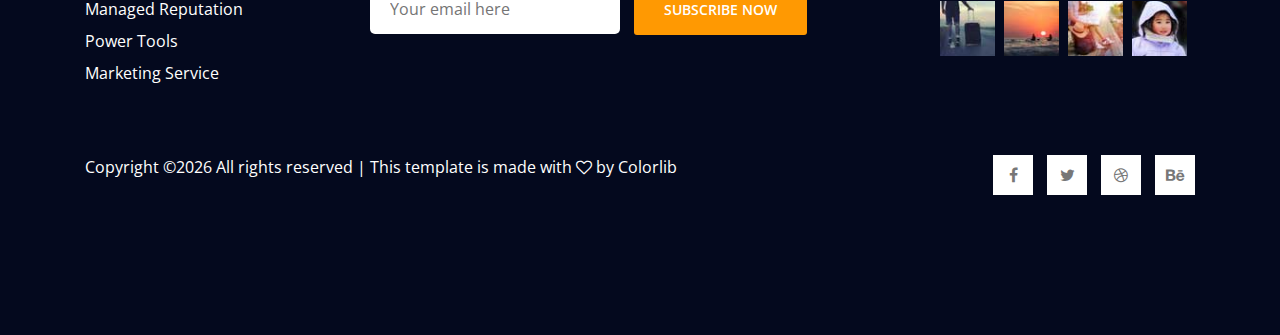
<file: job-category.html>
<!DOCTYPE html>
<html lang="en">
<head>
    <!-- Required Meta Tags -->
    <meta charset="UTF-8">
    <meta name="viewport" content="width=device-width, initial-scale=1.0">
    <meta http-equiv="X-UA-Compatible" content="ie=edge">

    <!-- Page Title -->
    <title>Job Category</title>

    <!-- Favicon -->
    <link rel="shortcut icon" href="assets/images/logo/favicon.png" type="image/x-icon">

    <!-- CSS Files -->
    <link rel="stylesheet" href="assets/css/animate-3.7.0.css">
    <link rel="stylesheet" href="assets/css/font-awesome-4.7.0.min.css">
    <link rel="stylesheet" href="assets/fonts/flat-icon/flaticon.css">
    <link rel="stylesheet" href="assets/css/bootstrap-4.1.3.min.css">
    <link rel="stylesheet" href="assets/css/owl-carousel.min.css">
    <link rel="stylesheet" href="assets/css/nice-select.css">
    <link rel="stylesheet" href="assets/css/style.css">
</head>
<body>
    <!-- Preloader Starts -->
    <div class="preloader">
        <div class="spinner"></div>
    </div>
    <!-- Preloader End -->

    <!-- Header Area Starts -->
    <header class="header-area single-page">
        <div class="header-top">
            <div class="container">
                <div class="row">
                    <div class="col-lg-2">
                        <div class="logo-area">
                            <a href="index.html"><img src="assets/images/logo-light.png" alt="logo"></a>
                        </div>
                    </div>
                    <div class="col-lg-10">
                        <div class="custom-navbar">
                            <span></span>
                            <span></span>
                            <span></span>
                        </div>  
                        <div class="main-menu main-menu-light">
                            <ul>
                                <li class="active"><a href="index.html">home</a></li>
                                <li><a href="about.html">about us</a></li>
                                <li><a href="job-category.html">category</a></li>
                                <li><a href="#">blog</a>
                                    <ul class="sub-menu">
                                        <li><a href="blog-home.html">Blog Home</a></li>
                                        <li><a href="blog-details.html">Blog Details</a></li>
                                    </ul>
                                </li>
                                <li><a href="contact-us.html">contact</a></li>
                                <li><a href="#">pages</a>
                                    <ul class="sub-menu">
                                        <li><a href="job-search.html">Job Search</a></li>
                                        <li><a href="job-single.html">Job Single</a></li>
                                        <li><a href="pricing-plan.html">Pricing Plan</a></li>
                                        <li><a href="elements.html">Elements</a></li>
                                    </ul>
                                </li>
                                <li class="menu-btn">
                                    <a href="#" class="login">log in</a>
                                    <a href="#" class="template-btn">sign up</a>
                                </li>
                            </ul>
                        </div>
                    </div>
                </div>
            </div>
        </div>
        <div class="page-title text-center">
            <div class="container">
                <div class="row">
                    <div class="col-md-6 offset-md-3">
                        <h2>Job Category</h2>
                        <p>There spirit beginning bearing the open at own every give appear in third you sawe two boys</p>
                    </div>
                </div>
            </div>
        </div>
    </header>
    <!-- Header Area End -->

    <!-- Job Single Content Starts -->
    <section class="job-single-content section-padding">
        <div class="container">
            <div class="row">
                <div class="col-lg-12">
                    <div class="jobs-tab tab-item">
                        <ul>
                            <li class="active">recent</li>
                            <li>full time</li>
                            <li>part time</li>
                            <li>intern</li>
                        </ul>
                    </div>
                </div>
            </div>
            <div class="row">
                <div class="col-lg-8">
                    <div class="main-content">
                        <div class="single-content1">
                            <div class="single-job mb-4 d-lg-flex justify-content-between">
                                <div class="job-text">
                                    <h4>Assistant Executive - Production/ Quality Control</h4>
                                    <ul class="mt-4">
                                        <li class="mb-3"><h5><i class="fa fa-map-marker"></i> new yourk, USA</h5></li>
                                        <li class="mb-3"><h5><i class="fa fa-pie-chart"></i> Applied Chemistry & Chemical Engineering / Chemistry</h5></li>
                                        <li><h5><i class="fa fa-clock-o"></i> Deadline Deadline: Dec 11, 2018</h5></li>
                                    </ul>
                                </div>
                                <div class="job-img align-self-center">
                                    <img src="assets/images/job1.png" alt="job">
                                </div>
                            </div>
                            <div class="single-job mb-4 d-lg-flex justify-content-between">
                                <div class="job-text">
                                    <h4>Asst. Manager, Production (Woven Dyeing)</h4>
                                    <ul class="mt-4">
                                        <li class="mb-3"><h5><i class="fa fa-map-marker"></i> new yourk, USA</h5></li>
                                        <li class="mb-3"><h5><i class="fa fa-pie-chart"></i> Applied Chemistry & Chemical Engineering / Chemistry</h5></li>
                                        <li><h5><i class="fa fa-clock-o"></i> Deadline Deadline: Dec 11, 2018</h5></li>
                                    </ul>
                                </div>
                                <div class="job-img align-self-center">
                                    <img src="assets/images/job2.png" alt="job">
                                </div>
                            </div>
                            <div class="single-job mb-4 d-lg-flex justify-content-between">
                                <div class="job-text">
                                    <h4>Deputy Manager/ Assistant Manager - Footwear</h4>
                                    <ul class="mt-4">
                                        <li class="mb-3"><h5><i class="fa fa-map-marker"></i> new yourk, USA</h5></li>
                                        <li class="mb-3"><h5><i class="fa fa-pie-chart"></i> Applied Chemistry & Chemical Engineering / Chemistry</h5></li>
                                        <li><h5><i class="fa fa-clock-o"></i> Deadline Deadline: Dec 11, 2018</h5></li>
                                    </ul>
                                </div>
                                <div class="job-img align-self-center">
                                    <img src="assets/images/job3.png" alt="job">
                                </div>
                            </div>
                            <div class="single-job mb-4 d-lg-flex justify-content-between">
                                <div class="job-text">
                                    <h4>R&D Manager (Technical Lab Department)</h4>
                                    <ul class="mt-4">
                                        <li class="mb-3"><h5><i class="fa fa-map-marker"></i> new yourk, USA</h5></li>
                                        <li class="mb-3"><h5><i class="fa fa-pie-chart"></i> Applied Chemistry & Chemical Engineering / Chemistry</h5></li>
                                        <li><h5><i class="fa fa-clock-o"></i> Deadline Deadline: Dec 11, 2018</h5></li>
                                    </ul>
                                </div>
                                <div class="job-img align-self-center">
                                    <img src="assets/images/job4.png" alt="job">
                                </div>
                            </div>
                            <div class="single-job mb-4 d-lg-flex justify-content-between">
                                <div class="job-text">
                                    <h4>Manager/ Asst. Manager (Quality Assurance)</h4>
                                    <ul class="mt-4">
                                        <li class="mb-3"><h5><i class="fa fa-map-marker"></i> new yourk, USA</h5></li>
                                        <li class="mb-3"><h5><i class="fa fa-pie-chart"></i> Applied Chemistry & Chemical Engineering / Chemistry</h5></li>
                                        <li><h5><i class="fa fa-clock-o"></i> Deadline Deadline: Dec 11, 2018</h5></li>
                                    </ul>
                                </div>
                                <div class="job-img align-self-center">
                                    <img src="assets/images/job5.png" alt="job">
                                </div>
                            </div>
                            <div class="single-job d-lg-flex justify-content-between">
                                <div class="job-text">
                                    <h4>Deputy Manager/ Assistant Manager - Footwear</h4>
                                    <ul class="mt-4">
                                        <li class="mb-3"><h5><i class="fa fa-map-marker"></i> new yourk, USA</h5></li>
                                        <li class="mb-3"><h5><i class="fa fa-pie-chart"></i> Applied Chemistry & Chemical Engineering / Chemistry</h5></li>
                                        <li><h5><i class="fa fa-clock-o"></i> Deadline Deadline: Dec 11, 2018</h5></li>
                                    </ul>
                                </div>
                                <div class="job-img align-self-center">
                                    <img src="assets/images/job3.png" alt="job">
                                </div>
                            </div>
                        </div>
                    </div>
                    <div class="more-job-btn mt-5 text-center">
                        <a href="#" class="template-btn">more job post</a>
                    </div>
                </div>
                <div class="col-lg-4">
                    <div class="sidebar mt-5 mt-lg-0">
                        <div class="single-item mb-4">
                            <h4 class="mb-4">jobs type</h4>
                            <a href="#" class="sidebar-btn d-flex justify-content-between mb-3">
                                <span>Full Time</span>
                                <span class="text-right">25 job</span>
                            </a>
                            <a href="#" class="sidebar-btn d-flex justify-content-between mb-3">
                                <span>Part Time</span>
                                <span class="text-right">25 job</span>
                            </a>
                            <a href="#" class="sidebar-btn d-flex justify-content-between">
                                <span>Internship</span>
                                <span class="text-right">25 job</span>
                            </a>
                        </div>
                        <div class="single-item mb-4">
                            <h4 class="mb-4">job by location</h4>
                            <a href="#" class="sidebar-btn d-flex justify-content-between mb-3">
                                <span>New York</span>
                                <span class="text-right">25 job</span>
                            </a>
                            <a href="#" class="sidebar-btn d-flex justify-content-between mb-3">
                                <span>California</span>
                                <span class="text-right">25 job</span>
                            </a>
                            <a href="#" class="sidebar-btn d-flex justify-content-between mb-3">
                                <span>Swizerland</span>
                                <span class="text-right">25 job</span>
                            </a>
                            <a href="#" class="sidebar-btn d-flex justify-content-between mb-3">
                                <span>Canada</span>
                                <span class="text-right">25 job</span>
                            </a>
                            <a href="#" class="sidebar-btn d-flex justify-content-between">
                                <span>Sweden</span>
                                <span class="text-right">25 job</span>
                            </a>
                        </div>
                        <div class="single-item mb-4">
                            <h4 class="mb-4">salary range</h4>
                            <a href="#" class="sidebar-btn d-flex justify-content-between mb-3">
                                <span>$20,000-$30,000</span>
                                <span class="text-right">25 job</span>
                            </a>
                            <a href="#" class="sidebar-btn d-flex justify-content-between mb-3">
                                <span>$25,000-$45,000</span>
                                <span class="text-right">25 job</span>
                            </a>
                            <a href="#" class="sidebar-btn d-flex justify-content-between">
                                <span>$40,000-$70,000</span>
                                <span class="text-right">25 job</span>
                            </a>
                        </div>
                        <div class="single-item">
                            <h4 class="mb-4">filter by salary</h4>
                        </div>
                    </div>
                </div>
            </div>
        </div>
    </section>
    <!-- Job Single Content End -->


    <!-- Newsletter Area Starts -->
    <section class="newsletter-area job-single section-padding">
        <div class="container">
            <div class="row">
                <div class="col-lg-12">
                    <div class="section-top text-center">
                        <h2>Get job information daily</h2>
                        <p>Subscribe to our newsletter and get a coupon code!</p>
                    </div>
                </div>
            </div>
            <div class="row">
                <div class="col-lg-12">
                    <form action="#">
                        <input type="email" placeholder="Your email here" onfocus="this.placeholder = ''" onblur="this.placeholder = 'Your email here'" required>
                        <button type="submit" class="template-btn">subscribe now</button>
                    </form>
                </div>
            </div>
        </div>
    </section>
    <!-- Newsletter Area End -->


   <!-- Footer Area Starts -->
   <footer class="footer-area section-padding">
        <div class="footer-widget">
            <div class="container">
                <div class="row">
                    <div class="col-xl-2 col-lg-3">
                        <div class="single-widget-home mb-5 mb-lg-0">
                            <h3 class="mb-4">top products</h3>
                            <ul>
                                <li class="mb-2"><a href="#">managed website</a></li>
                                <li class="mb-2"><a href="#">managed reputation</a></li>
                                <li class="mb-2"><a href="#">power tools</a></li>
                                <li><a href="#">marketing service</a></li>
                            </ul>
                        </div>
                    </div>
                    <div class="col-xl-5 offset-xl-1 col-lg-6">
                        <div class="single-widget-home mb-5 mb-lg-0">
                            <h3 class="mb-4">newsletter</h3>
                            <p class="mb-4">You can trust us. we only send promo offers, not a single.</p>  
                            <form action="#">
                                <input type="email" placeholder="Your email here" onfocus="this.placeholder = ''" onblur="this.placeholder = 'Your email here'" required>
                                <button type="submit" class="template-btn">subscribe now</button>
                            </form>
                        </div>
                    </div>
                    <div class="col-xl-3 offset-xl-1 col-lg-3">
                        <div class="single-widge-home">
                            <h3 class="mb-4">instagram feed</h3>
                            <div class="feed">
                                <img src="assets/images/feed1.jpg" alt="feed">
                                <img src="assets/images/feed2.jpg" alt="feed">
                                <img src="assets/images/feed3.jpg" alt="feed">
                                <img src="assets/images/feed4.jpg" alt="feed">
                                <img src="assets/images/feed5.jpg" alt="feed">
                                <img src="assets/images/feed6.jpg" alt="feed">
                                <img src="assets/images/feed7.jpg" alt="feed">
                                <img src="assets/images/feed8.jpg" alt="feed">
                            </div>
                        </div>
                    </div>
                </div>
            </div>
        </div>
        <div class="footer-copyright">
            <div class="container">
                <div class="row">
                    <div class="col-lg-8 col-md-6">
                        <span><!-- Link back to Colorlib can't be removed. Template is licensed under CC BY 3.0. -->
Copyright &copy;<script>document.write(new Date().getFullYear());</script> All rights reserved | This template is made with <i class="fa fa-heart-o" aria-hidden="true"></i> by <a href="https://colorlib.com" target="_blank">Colorlib</a>
<!-- Link back to Colorlib can't be removed. Template is licensed under CC BY 3.0. -->
</span>
                    </div>
                    <div class="col-lg-4 col-md-6">
                        <div class="social-icons">
                            <ul>
                                <li><a href="#"><i class="fa fa-facebook"></i></a></li>
                                <li><a href="#"><i class="fa fa-twitter"></i></a></li>
                                <li><a href="#"><i class="fa fa-dribbble"></i></a></li>
                                <li><a href="#"><i class="fa fa-behance"></i></a></li>
                            </ul>
                        </div>
                    </div>
                </div>
            </div>
        </div>
    </footer>
    <!-- Footer Area End -->


    <!-- Javascript -->
    <script src="assets/js/vendor/jquery-2.2.4.min.js"></script>
	<script src="assets/js/vendor/bootstrap-4.1.3.min.js"></script>
    <script src="assets/js/vendor/wow.min.js"></script>
    <script src="assets/js/vendor/owl-carousel.min.js"></script>
    <script src="assets/js/vendor/jquery.nice-select.min.js"></script>
    <script src="assets/js/vendor/ion.rangeSlider.js"></script>
    <script src="assets/js/main.js"></script>
</body>
</html>
</file>
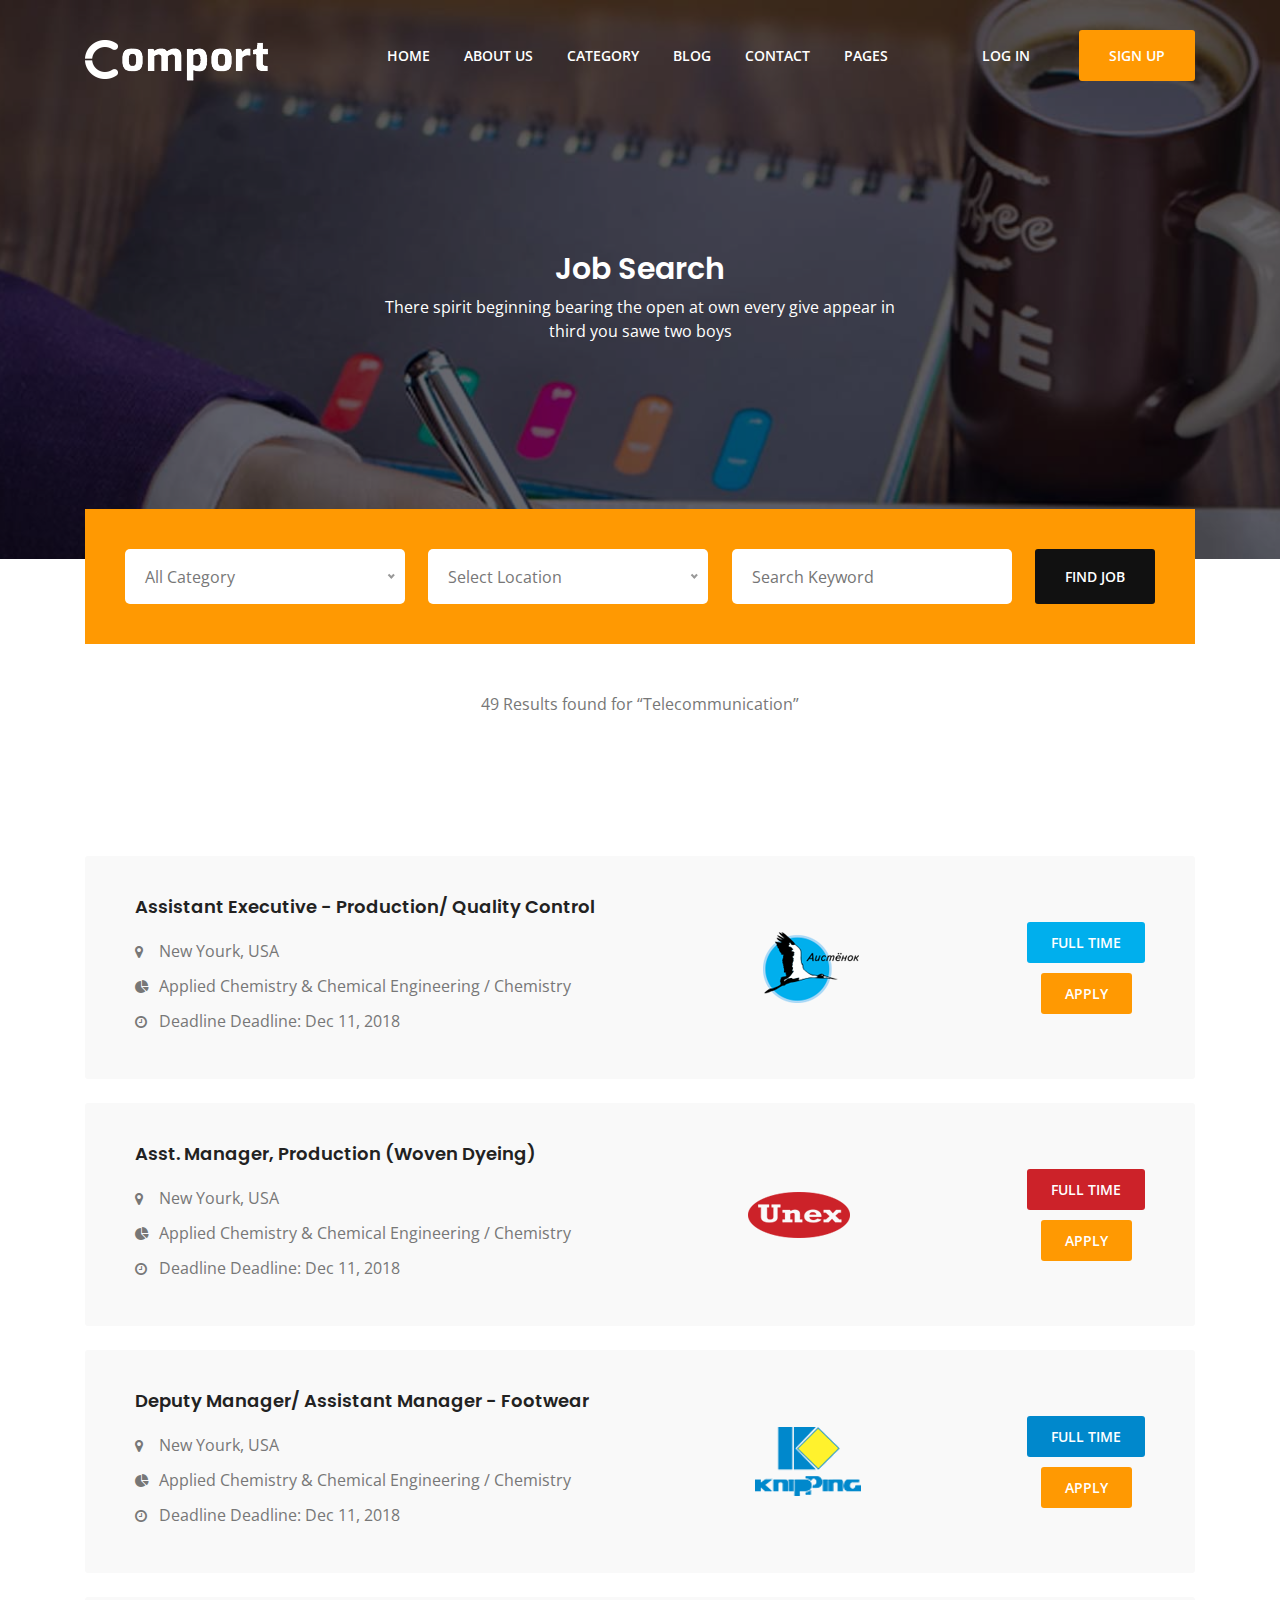
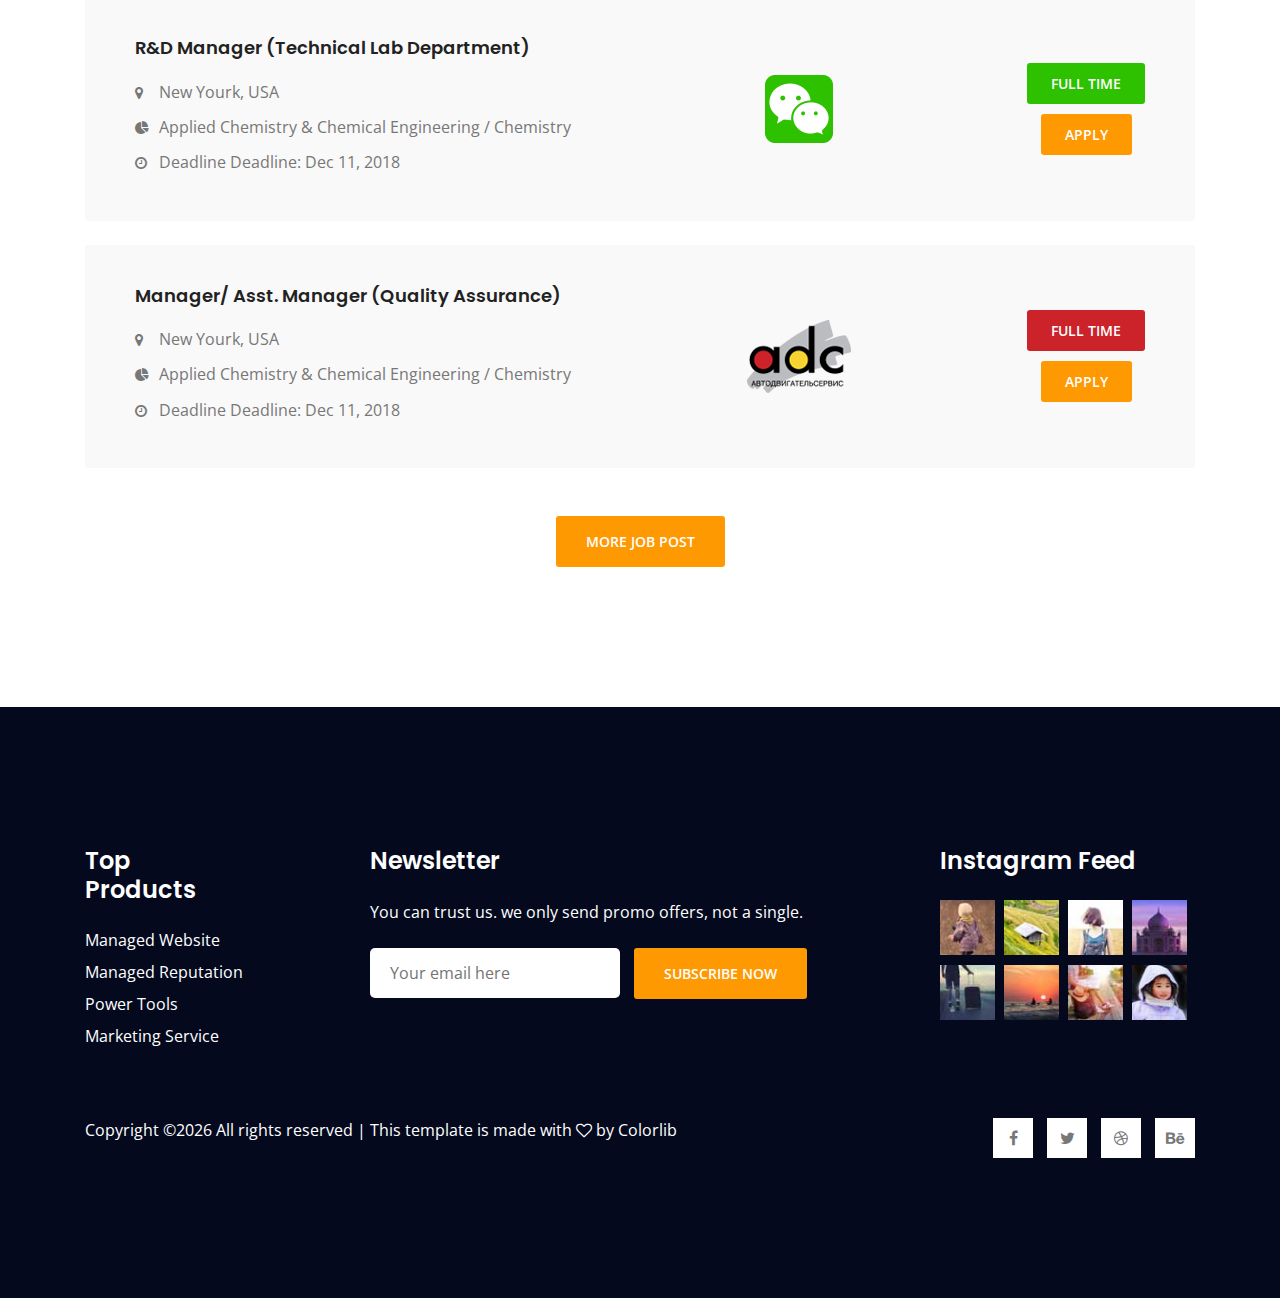
<file: job-search.html>
<!DOCTYPE html>
<html lang="en">
<head>
    <!-- Required Meta Tags -->
    <meta charset="UTF-8">
    <meta name="viewport" content="width=device-width, initial-scale=1.0">
    <meta http-equiv="X-UA-Compatible" content="ie=edge">

    <!-- Page Title -->
    <title>Job Search</title>

    <!-- Favicon -->
    <link rel="shortcut icon" href="assets/images/logo/favicon.png" type="image/x-icon">

    <!-- CSS Files -->
    <link rel="stylesheet" href="assets/css/animate-3.7.0.css">
    <link rel="stylesheet" href="assets/css/font-awesome-4.7.0.min.css">
    <link rel="stylesheet" href="assets/fonts/flat-icon/flaticon.css">
    <link rel="stylesheet" href="assets/css/bootstrap-4.1.3.min.css">
    <link rel="stylesheet" href="assets/css/owl-carousel.min.css">
    <link rel="stylesheet" href="assets/css/nice-select.css">
    <link rel="stylesheet" href="assets/css/style.css">
</head>
<body>
    <!-- Preloader Starts -->
    <div class="preloader">
        <div class="spinner"></div>
    </div>
    <!-- Preloader End -->

    <!-- Header Area Starts -->
    <header class="header-area single-page">
        <div class="header-top">
            <div class="container">
                <div class="row">
                    <div class="col-lg-2">
                        <div class="logo-area">
                            <a href="index.html"><img src="assets/images/logo-light.png" alt="logo"></a>
                        </div>
                    </div>
                    <div class="col-lg-10">
                        <div class="custom-navbar">
                            <span></span>
                            <span></span>
                            <span></span>
                        </div>  
                        <div class="main-menu main-menu-light">
                            <ul>
                                <li class="active"><a href="index.html">home</a></li>
                                <li><a href="about.html">about us</a></li>
                                <li><a href="job-category.html">category</a></li>
                                <li><a href="#">blog</a>
                                    <ul class="sub-menu">
                                        <li><a href="blog-home.html">Blog Home</a></li>
                                        <li><a href="blog-details.html">Blog Details</a></li>
                                    </ul>
                                </li>
                                <li><a href="contact-us.html">contact</a></li>
                                <li><a href="#">pages</a>
                                    <ul class="sub-menu">
                                        <li><a href="job-search.html">Job Search</a></li>
                                        <li><a href="job-single.html">Job Single</a></li>
                                        <li><a href="pricing-plan.html">Pricing Plan</a></li>
                                        <li><a href="elements.html">Elements</a></li>
                                    </ul>
                                </li>
                                <li class="menu-btn">
                                    <a href="#" class="login">log in</a>
                                    <a href="#" class="template-btn">sign up</a>
                                </li>
                            </ul>
                        </div>
                    </div>
                </div>
            </div>
        </div>
        <div class="page-title text-center">
            <div class="container">
                <div class="row">
                    <div class="col-md-6 offset-md-3">
                        <h2>Job Search</h2>
                        <p>There spirit beginning bearing the open at own every give appear in third you sawe two boys</p>
                    </div>
                </div>
            </div>
        </div>
    </header>
    <!-- Header Area End -->


    <!-- Search Area Starts -->
    <div class="search-area">
        <div class="search-bg">
            <div class="container">
                <div class="row">
                    <div class="col-lg-12">
                        <form action="#" class="d-md-flex justify-content-between">
                            <select>
                                <option value="1">All Category</option>
                                <option value="2">Part Time</option>
                                <option value="3">Full Time</option>
                                <option value="4">Remote</option>
                                <option value="5">Office Job</option>
                            </select>
                            <select>
                                <option value="1">Select Location</option>
                                <option value="2">Dhaka</option>
                                <option value="3">Rajshahi</option>
                                <option value="4">Barishal</option>
                                <option value="5">Noakhali</option>
                            </select>
                            <input type="text" placeholder="Search Keyword" onfocus="this.placeholder = ''" onblur="this.placeholder = 'Search Keyword'" required>
                            <button type="submit" class="template-btn">find job</button>
                        </form>
                    </div>
                </div>
            </div>
        </div>
        <div class="container">
            <div class="row">
                <div class="col-lg-12 text-center mt-5">
                    <span>49 Results found for “Telecommunication”</span>
                </div>
            </div>
        </div>
    </div>
    <!-- Search Area End -->


    <!-- Jobs Area Starts -->
    <section class="jobs-area section-padding">
        <div class="container">
            <div class="row">
                <div class="col-lg-12">
                    <div class="single-job mb-4 d-lg-flex justify-content-between">
                        <div class="job-text">
                            <h4>Assistant Executive - Production/ Quality Control</h4>
                            <ul class="mt-4">
                                <li class="mb-3"><h5><i class="fa fa-map-marker"></i> new yourk, USA</h5></li>
                                <li class="mb-3"><h5><i class="fa fa-pie-chart"></i> Applied Chemistry & Chemical Engineering / Chemistry</h5></li>
                                <li><h5><i class="fa fa-clock-o"></i> Deadline Deadline: Dec 11, 2018</h5></li>
                            </ul>
                        </div>
                        <div class="job-img align-self-center">
                            <img src="assets/images/job1.png" alt="job">
                        </div>
                        <div class="job-btn align-self-center">
                            <a href="#" class="third-btn job-btn1">full time</a>
                            <a href="#" class="third-btn">apply</a>
                        </div>
                    </div>
                    <div class="single-job mb-4 d-lg-flex justify-content-between">
                        <div class="job-text">
                            <h4>Asst. Manager, Production (Woven Dyeing)</h4>
                            <ul class="mt-4">
                                <li class="mb-3"><h5><i class="fa fa-map-marker"></i> new yourk, USA</h5></li>
                                <li class="mb-3"><h5><i class="fa fa-pie-chart"></i> Applied Chemistry & Chemical Engineering / Chemistry</h5></li>
                                <li><h5><i class="fa fa-clock-o"></i> Deadline Deadline: Dec 11, 2018</h5></li>
                            </ul>
                        </div>
                        <div class="job-img align-self-center">
                            <img src="assets/images/job2.png" alt="job">
                        </div>
                        <div class="job-btn align-self-center">
                            <a href="#" class="third-btn job-btn2">full time</a>
                            <a href="#" class="third-btn">apply</a>
                        </div>
                    </div>
                    <div class="single-job mb-4 d-lg-flex justify-content-between">
                        <div class="job-text">
                            <h4>Deputy Manager/ Assistant Manager - Footwear</h4>
                            <ul class="mt-4">
                                <li class="mb-3"><h5><i class="fa fa-map-marker"></i> new yourk, USA</h5></li>
                                <li class="mb-3"><h5><i class="fa fa-pie-chart"></i> Applied Chemistry & Chemical Engineering / Chemistry</h5></li>
                                <li><h5><i class="fa fa-clock-o"></i> Deadline Deadline: Dec 11, 2018</h5></li>
                            </ul>
                        </div>
                        <div class="job-img align-self-center">
                            <img src="assets/images/job3.png" alt="job">
                        </div>
                        <div class="job-btn align-self-center">
                            <a href="#" class="third-btn job-btn3">full time</a>
                            <a href="#" class="third-btn">apply</a>
                        </div>
                    </div>
                    <div class="single-job mb-4 d-lg-flex justify-content-between">
                        <div class="job-text">
                            <h4>R&D Manager (Technical Lab Department)</h4>
                            <ul class="mt-4">
                                <li class="mb-3"><h5><i class="fa fa-map-marker"></i> new yourk, USA</h5></li>
                                <li class="mb-3"><h5><i class="fa fa-pie-chart"></i> Applied Chemistry & Chemical Engineering / Chemistry</h5></li>
                                <li><h5><i class="fa fa-clock-o"></i> Deadline Deadline: Dec 11, 2018</h5></li>
                            </ul>
                        </div>
                        <div class="job-img align-self-center">
                            <img src="assets/images/job4.png" alt="job">
                        </div>
                        <div class="job-btn align-self-center">
                            <a href="#" class="third-btn job-btn4">full time</a>
                            <a href="#" class="third-btn">apply</a>
                        </div>
                    </div>
                    <div class="single-job d-lg-flex justify-content-between">
                        <div class="job-text">
                            <h4>Manager/ Asst. Manager (Quality Assurance)</h4>
                            <ul class="mt-4">
                                <li class="mb-3"><h5><i class="fa fa-map-marker"></i> new yourk, USA</h5></li>
                                <li class="mb-3"><h5><i class="fa fa-pie-chart"></i> Applied Chemistry & Chemical Engineering / Chemistry</h5></li>
                                <li><h5><i class="fa fa-clock-o"></i> Deadline Deadline: Dec 11, 2018</h5></li>
                            </ul>
                        </div>
                        <div class="job-img align-self-center">
                            <img src="assets/images/job5.png" alt="job">
                        </div>
                        <div class="job-btn align-self-center">
                            <a href="#" class="third-btn job-btn2">full time</a>
                            <a href="#" class="third-btn">apply</a>
                        </div>
                    </div>
                </div>
            </div>
            <div class="more-job-btn mt-5 text-center">
                <a href="#" class="template-btn">more job post</a>
            </div>
        </div>
    </section>
    <!-- Jobs Area End -->


    <!-- Footer Area Starts -->
    <footer class="footer-area section-padding">
            <div class="footer-widget">
                <div class="container">
                    <div class="row">
                        <div class="col-xl-2 col-lg-3">
                            <div class="single-widget-home mb-5 mb-lg-0">
                                <h3 class="mb-4">top products</h3>
                                <ul>
                                    <li class="mb-2"><a href="#">managed website</a></li>
                                    <li class="mb-2"><a href="#">managed reputation</a></li>
                                    <li class="mb-2"><a href="#">power tools</a></li>
                                    <li><a href="#">marketing service</a></li>
                                </ul>
                            </div>
                        </div>
                        <div class="col-xl-5 offset-xl-1 col-lg-6">
                            <div class="single-widget-home mb-5 mb-lg-0">
                                <h3 class="mb-4">newsletter</h3>
                                <p class="mb-4">You can trust us. we only send promo offers, not a single.</p>  
                                <form action="#">
                                    <input type="email" placeholder="Your email here" onfocus="this.placeholder = ''" onblur="this.placeholder = 'Your email here'" required>
                                    <button type="submit" class="template-btn">subscribe now</button>
                                </form>
                            </div>
                        </div>
                        <div class="col-xl-3 offset-xl-1 col-lg-3">
                            <div class="single-widge-home">
                                <h3 class="mb-4">instagram feed</h3>
                                <div class="feed">
                                    <img src="assets/images/feed1.jpg" alt="feed">
                                    <img src="assets/images/feed2.jpg" alt="feed">
                                    <img src="assets/images/feed3.jpg" alt="feed">
                                    <img src="assets/images/feed4.jpg" alt="feed">
                                    <img src="assets/images/feed5.jpg" alt="feed">
                                    <img src="assets/images/feed6.jpg" alt="feed">
                                    <img src="assets/images/feed7.jpg" alt="feed">
                                    <img src="assets/images/feed8.jpg" alt="feed">
                                </div>
                            </div>
                        </div>
                    </div>
                </div>
            </div>
            <div class="footer-copyright">
                <div class="container">
                    <div class="row">
                        <div class="col-lg-8 col-md-6">
                            <span><!-- Link back to Colorlib can't be removed. Template is licensed under CC BY 3.0. -->
Copyright &copy;<script>document.write(new Date().getFullYear());</script> All rights reserved | This template is made with <i class="fa fa-heart-o" aria-hidden="true"></i> by <a href="https://colorlib.com" target="_blank">Colorlib</a>
<!-- Link back to Colorlib can't be removed. Template is licensed under CC BY 3.0. -->
</span>
                        </div>
                        <div class="col-lg-4 col-md-6">
                            <div class="social-icons">
                                <ul>
                                    <li><a href="#"><i class="fa fa-facebook"></i></a></li>
                                    <li><a href="#"><i class="fa fa-twitter"></i></a></li>
                                    <li><a href="#"><i class="fa fa-dribbble"></i></a></li>
                                    <li><a href="#"><i class="fa fa-behance"></i></a></li>
                                </ul>
                            </div>
                        </div>
                    </div>
                </div>
            </div>
        </footer>
        <!-- Footer Area End -->


    <!-- Javascript -->
    <script src="assets/js/vendor/jquery-2.2.4.min.js"></script>
	<script src="assets/js/vendor/bootstrap-4.1.3.min.js"></script>
    <script src="assets/js/vendor/wow.min.js"></script>
    <script src="assets/js/vendor/owl-carousel.min.js"></script>
    <script src="assets/js/vendor/jquery.nice-select.min.js"></script>
    <script src="assets/js/vendor/ion.rangeSlider.js"></script>
    <script src="assets/js/main.js"></script>
</body>
</html>
</file>
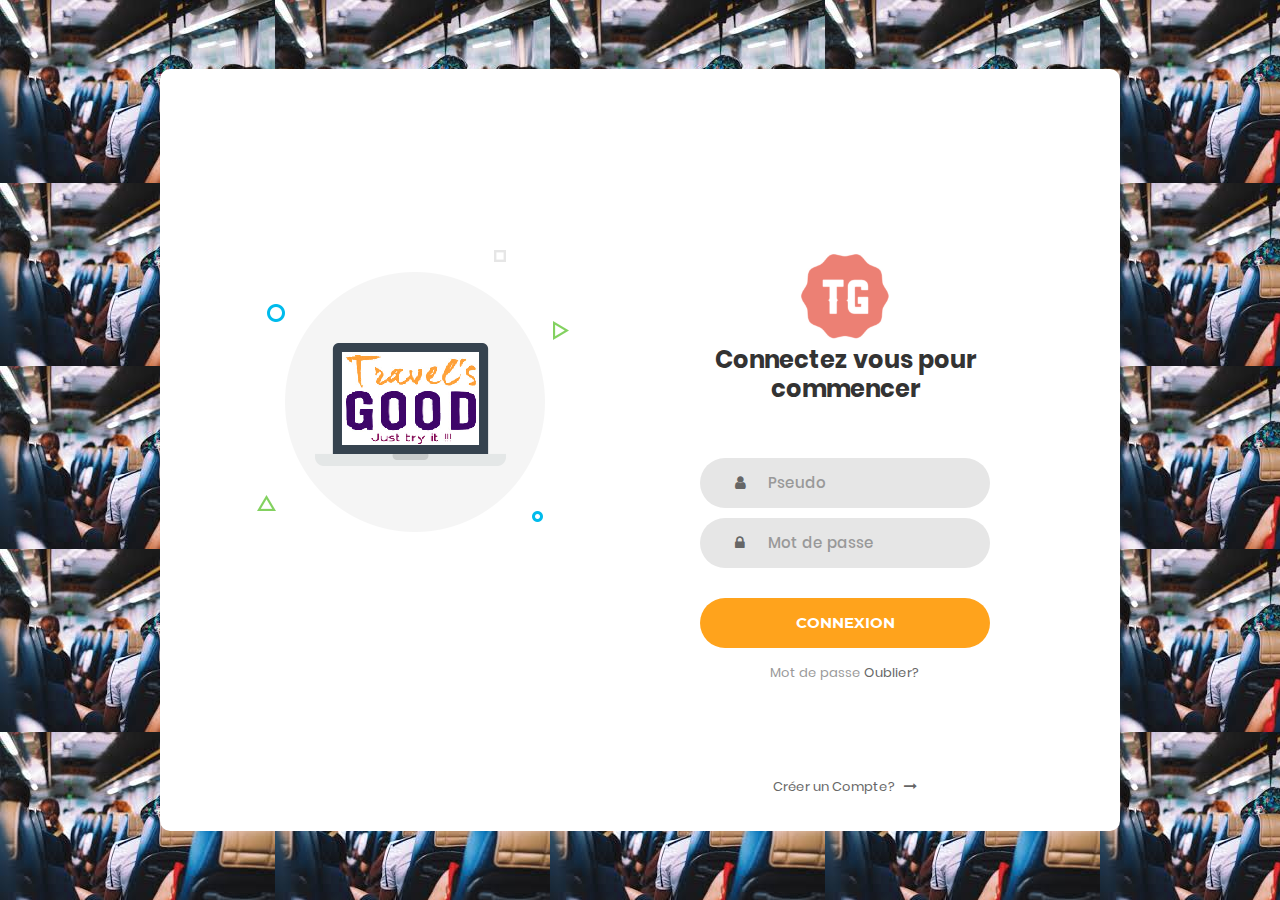
<file: login.html>
<!DOCTYPE html>
<html lang="en">
<head>
	<title>Travel's Good</title>
	<meta charset="UTF-8">
	<meta name="viewport" content="width=device-width, initial-scale=1">
<!--===============================================================================================-->	
	<link rel="icon" type="image/png" href="login/images/icons/favicon.jpg"/>
<!--===============================================================================================-->
	<link rel="stylesheet" type="text/css" href="login/vendor/bootstrap/css/bootstrap.min.css">
<!--===============================================================================================-->
	<link rel="stylesheet" type="text/css" href="login/fonts/font-awesome-4.7.0/css/font-awesome.min.css">
<!--===============================================================================================-->
	<link rel="stylesheet" type="text/css" href="login/vendor/animate/animate.css">
<!--===============================================================================================-->	
	<link rel="stylesheet" type="text/css" href="login/vendor/css-hamburgers/hamburgers.min.css">
<!--===============================================================================================-->
	<link rel="stylesheet" type="text/css" href="login/vendor/select2/select2.min.css">
<!--===============================================================================================-->
	<link rel="stylesheet" type="text/css" href="login/css/util.css">
	<link rel="stylesheet" type="text/css" href="login/css/main.css">
<!--===============================================================================================-->
</head>
<body>
	
	<div class="limiter" style="">
		<div class="container-login100">
			<div class="wrap-login100">
				<div class="login100-pic js-tilt text-center" data-tilt>
					<a href="index.html"><img src="login/images/img-01.png" alt="IMG"></a>
				</div>


				<form class="login100-form validate-form">
					<a href="index.html" class="login100-form-title" style="padding: 0">
						<img  src="login/images/icons/favicon.jpg" height="100" width="100">
					</a>
					
					<span class="login100-form-title">
						Connectez vous pour commencer
					</span>

					<div class="wrap-input100 validate-input" data-validate = "Valid email is required: ex@abc.xyz">
						<input class="input100" type="text" name="Username" placeholder="Pseudo">
						<span class="focus-input100"></span>
						<span class="symbol-input100">
							<i class="fa fa-user" aria-hidden="true"></i>
						</span>
					</div>

					<div class="wrap-input100 validate-input" data-validate = "Password is required">
						<input class="input100" type="password" name="Userpass" placeholder="Mot de passe">
						<span class="focus-input100"></span>
						<span class="symbol-input100">
							<i class="fa fa-lock" aria-hidden="true"></i>
						</span>
					</div>
					
					<div class="container-login100-form-btn">
						<button class="login100-form-btn">
							Connexion
						</button>
					</div>

					<div class="text-center p-t-12">
						<span class="txt1">
							Mot de passe
						</span>
						<a class="txt2" href="#">
							Oublier?
						</a>
					</div>

					<div class="text-center p-t-90">
						<a class="txt2" href="#">
							Créer un Compte?
							<i class="fa fa-long-arrow-right m-l-5" aria-hidden="true"></i>
						</a>
					</div>
				</form>
			</div>
		</div>
	</div>
	
	

	
<!--===============================================================================================-->	
	<script src="login/vendor/jquery/jquery-3.2.1.min.js"></script>
<!--===============================================================================================-->
	<script src="login/vendor/bootstrap/js/popper.js"></script>
	<script src="login/vendor/bootstrap/js/bootstrap.min.js"></script>
<!--===============================================================================================-->
	<script src="login/vendor/select2/select2.min.js"></script>
<!--===============================================================================================-->
	<script src="login/vendor/tilt/tilt.jquery.min.js"></script>
	<script >
		$('.js-tilt').tilt({
			scale: 1.1
		})
	</script>
<!--===============================================================================================-->
	<script src="login/js/main.js"></script>

</body>
</html>
</file>
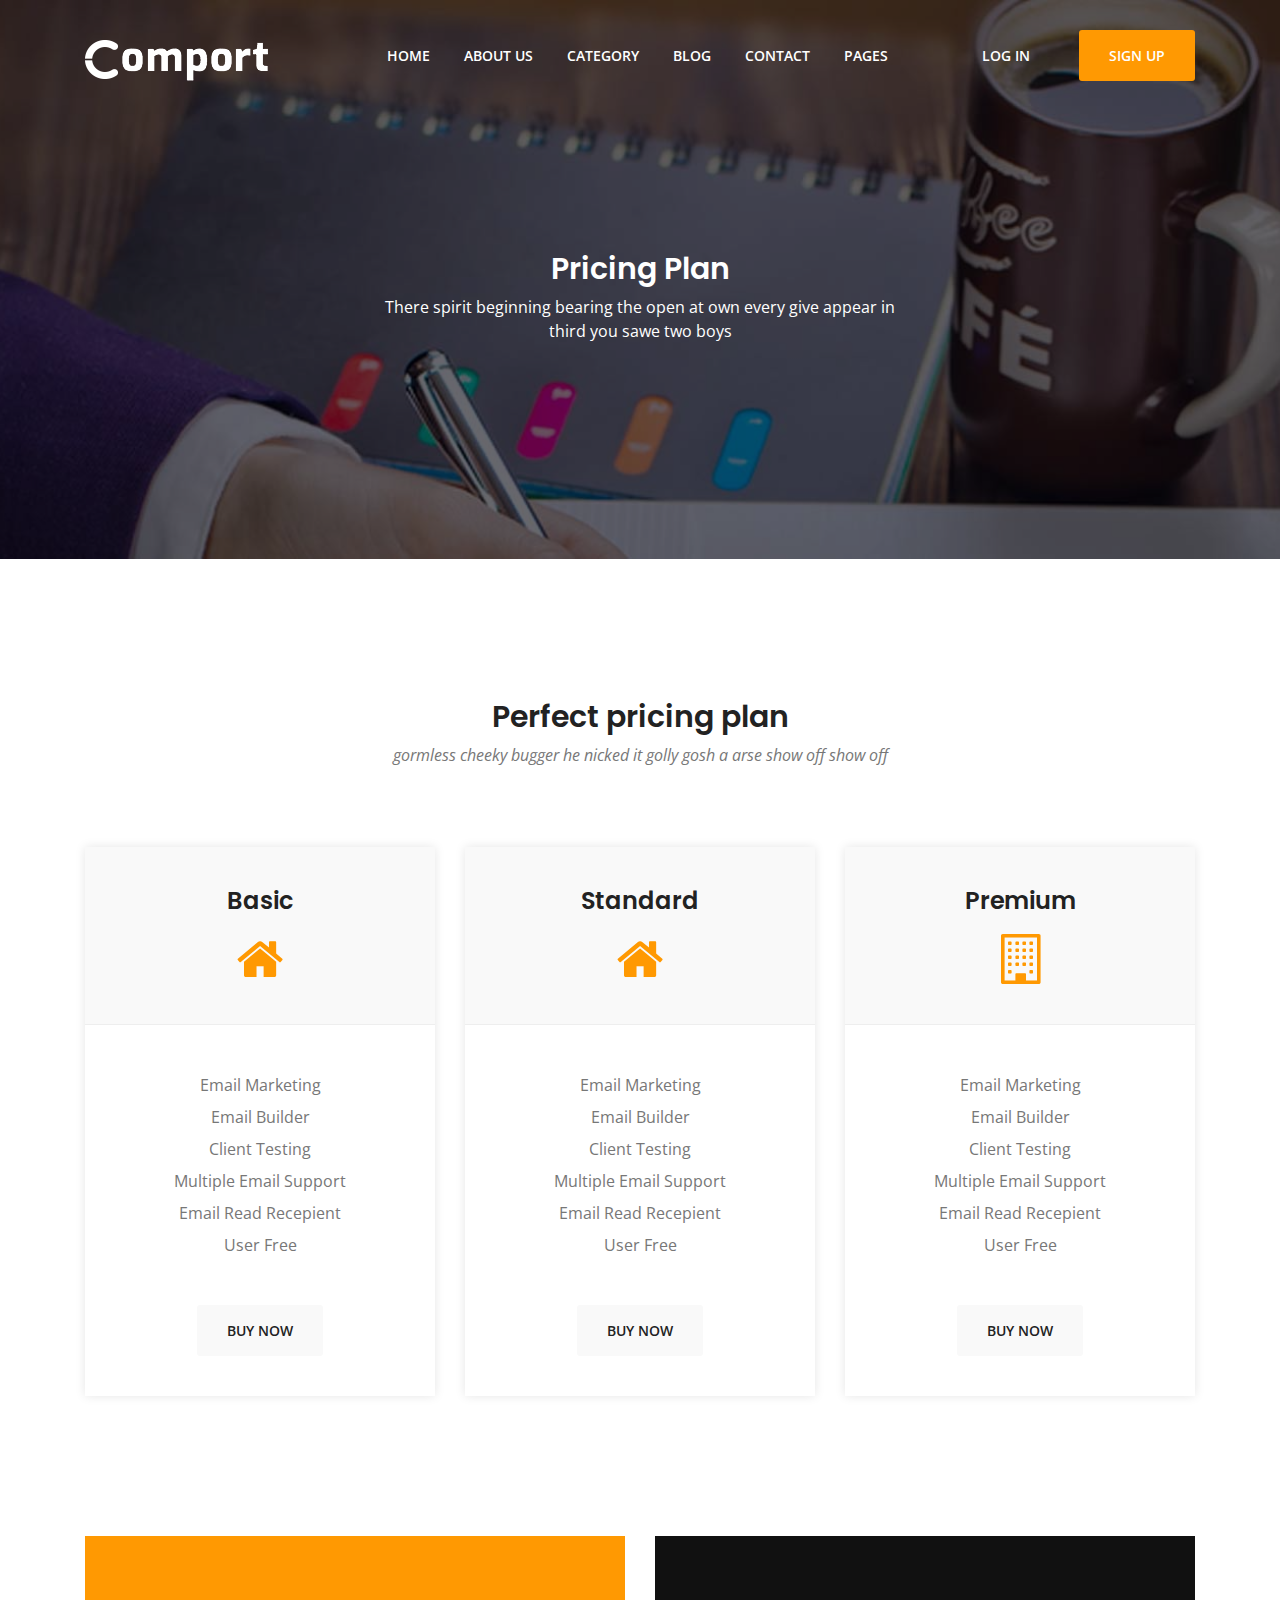
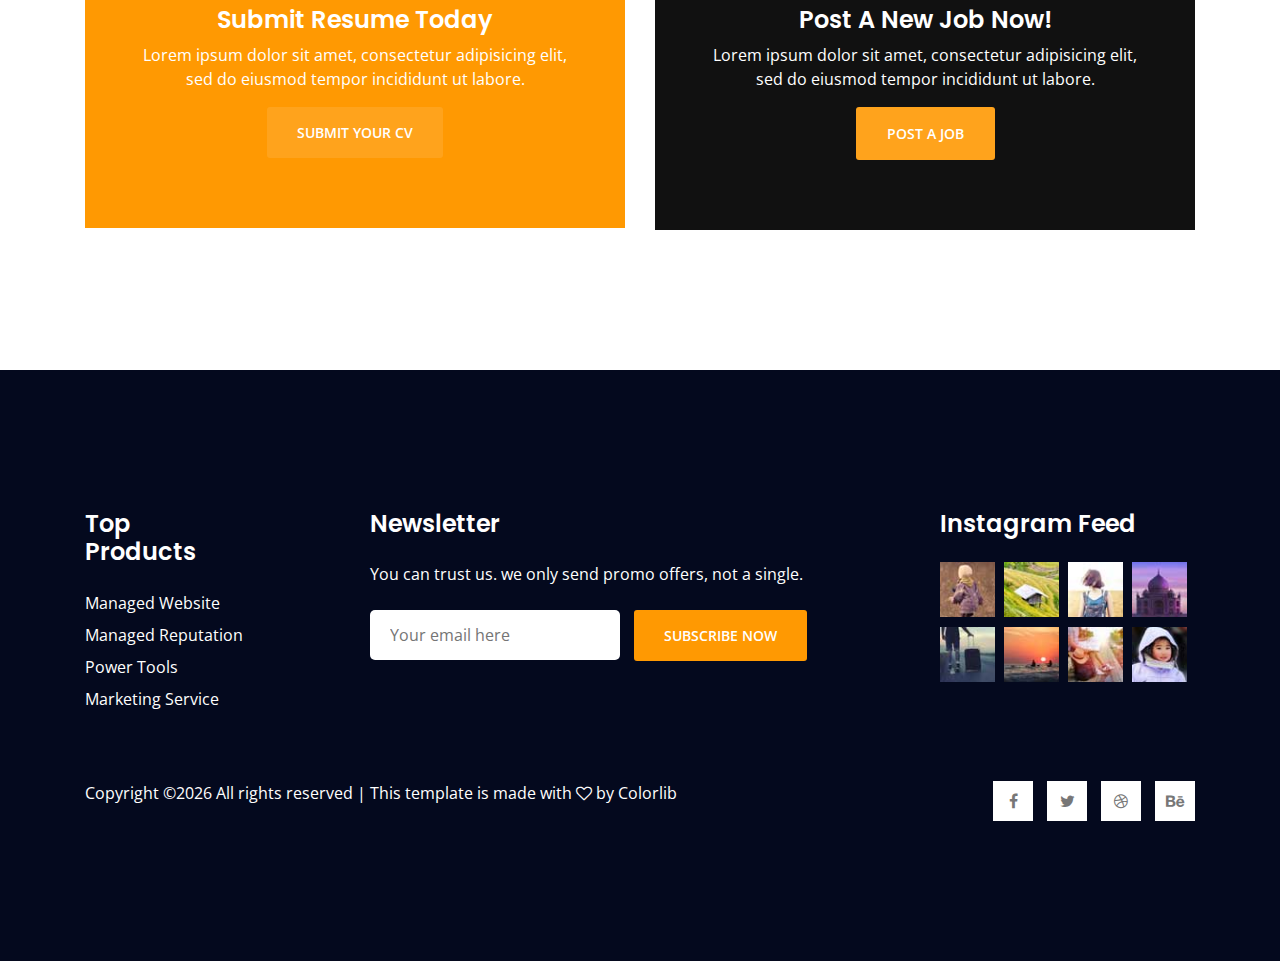
<file: pricing-plan.html>
<!DOCTYPE html>
<html lang="en">
<head>
    <!-- Required Meta Tags -->
    <meta charset="UTF-8">
    <meta name="viewport" content="width=device-width, initial-scale=1.0">
    <meta http-equiv="X-UA-Compatible" content="ie=edge">

    <!-- Page Title -->
    <title>Pricing Plan</title>

    <!-- Favicon -->
    <link rel="shortcut icon" href="assets/images/logo/favicon.png" type="image/x-icon">

    <!-- CSS Files -->
    <link rel="stylesheet" href="assets/css/animate-3.7.0.css">
    <link rel="stylesheet" href="assets/css/font-awesome-4.7.0.min.css">
    <link rel="stylesheet" href="assets/fonts/flat-icon/flaticon.css">
    <link rel="stylesheet" href="assets/css/bootstrap-4.1.3.min.css">
    <link rel="stylesheet" href="assets/css/owl-carousel.min.css">
    <link rel="stylesheet" href="assets/css/nice-select.css">
    <link rel="stylesheet" href="assets/css/style.css">
</head>
<body>
    <!-- Preloader Starts -->
    <div class="preloader">
        <div class="spinner"></div>
    </div>
    <!-- Preloader End -->

    <!-- Header Area Starts -->
    <header class="header-area single-page">
        <div class="header-top">
            <div class="container">
                <div class="row">
                    <div class="col-lg-2">
                        <div class="logo-area">
                            <a href="index.html"><img src="assets/images/logo-light.png" alt="logo"></a>
                        </div>
                    </div>
                    <div class="col-lg-10">
                        <div class="custom-navbar">
                            <span></span>
                            <span></span>
                            <span></span>
                        </div>  
                        <div class="main-menu main-menu-light">
                            <ul>
                                <li class="active"><a href="index.html">home</a></li>
                                <li><a href="about.html">about us</a></li>
                                <li><a href="job-category.html">category</a></li>
                                <li><a href="#">blog</a>
                                    <ul class="sub-menu">
                                        <li><a href="blog-home.html">Blog Home</a></li>
                                        <li><a href="blog-details.html">Blog Details</a></li>
                                    </ul>
                                </li>
                                <li><a href="contact-us.html">contact</a></li>
                                <li><a href="#">pages</a>
                                    <ul class="sub-menu">
                                        <li><a href="job-search.html">Job Search</a></li>
                                        <li><a href="job-single.html">Job Single</a></li>
                                        <li><a href="pricing-plan.html">Pricing Plan</a></li>
                                        <li><a href="elements.html">Elements</a></li>
                                    </ul>
                                </li>
                                <li class="menu-btn">
                                    <a href="#" class="login">log in</a>
                                    <a href="#" class="template-btn">sign up</a>
                                </li>
                            </ul>
                        </div>
                    </div>
                </div>
            </div>
        </div>
        <div class="page-title text-center">
            <div class="container">
                <div class="row">
                    <div class="col-md-6 offset-md-3">
                        <h2>Pricing Plan</h2>
                        <p>There spirit beginning bearing the open at own every give appear in third you sawe two boys</p>
                    </div>
                </div>
            </div>
        </div>
    </header>
    <!-- Header Area End -->


    <!-- Pricing Table Starts -->
    <section class="pricing-table section-padding">
        <div class="container">
            <div class="row">
                <div class="col-lg-12">
                    <div class="section-top text-center">
                        <h2>Perfect pricing plan</h2>
                        <p>gormless cheeky bugger he nicked it golly gosh a arse show off show off</p>
                    </div>
                </div>
            </div>
            <div class="row">
                <div class="col-md-4">
                    <div class="single-table text-center mb-4 mb-md-0">
                        <div class="table-top">
                            <h3>basic</h3>
                            <i class="fa fa-home"></i>
                        </div>
                        <ul class="my-5">
                            <li class="mb-2">Email Marketing</li>
                            <li class="mb-2">Email Builder</li>
                            <li class="mb-2">Client Testing</li>
                            <li class="mb-2">Multiple Email Support</li>
                            <li class="mb-2">Email Read Recepient</li>
                            <li>User Free</li>
                        </ul>
                        <a href="#" class="template-btn">Buy now</a>
                    </div>
                </div>
                <div class="col-md-4">
                    <div class="single-table text-center mb-4 mb-md-0">
                        <div class="table-top">
                            <h3>standard</h3>
                            <i class="fa fa-home"></i>
                        </div>
                        <ul class="my-5">
                            <li class="mb-2">Email Marketing</li>
                            <li class="mb-2">Email Builder</li>
                            <li class="mb-2">Client Testing</li>
                            <li class="mb-2">Multiple Email Support</li>
                            <li class="mb-2">Email Read Recepient</li>
                            <li>User Free</li>
                        </ul>
                        <a href="#" class="template-btn">Buy now</a>
                    </div>
                </div>
                <div class="col-md-4">
                    <div class="single-table text-center">
                        <div class="table-top">
                            <h3>premium</h3>
                            <i class="fa fa-building-o"></i>
                        </div>
                        <ul class="my-5">
                            <li class="mb-2">Email Marketing</li>
                            <li class="mb-2">Email Builder</li>
                            <li class="mb-2">Client Testing</li>
                            <li class="mb-2">Multiple Email Support</li>
                            <li class="mb-2">Email Read Recepient</li>
                            <li>User Free</li>
                        </ul>
                        <a href="#" class="template-btn">Buy now</a>
                    </div>
                </div>
            </div>
        </div>
    </section>
    <!-- Pricing Table End -->


    <!-- Pricing Box Starts -->
    <div class="pricing-box section-padding3">
        <div class="container">
            <div class="row">
                <div class="col-md-6">
                    <div class="single-box1 text-center mb-4 mb-md-0">
                        <h3>submit resume today</h3>
                        <p>Lorem ipsum dolor sit amet, consectetur adipisicing elit, sed do eiusmod tempor incididunt ut labore.</p>
                        <a href="#" class="template-btn">submit your cv</a>
                    </div>
                </div>
                <div class="col-md-6">
                    <div class="single-box2 text-center">
                        <h3>post a new job now!</h3>
                        <p>Lorem ipsum dolor sit amet, consectetur adipisicing elit, sed do eiusmod tempor incididunt ut labore.</p>
                        <a href="#" class="template-btn">post a job</a>
                    </div>
                </div>
            </div>
        </div>
    </div>
    <!-- Pricing Box End -->


    <!-- Footer Area Starts -->
    <footer class="footer-area section-padding">
            <div class="footer-widget">
                <div class="container">
                    <div class="row">
                        <div class="col-xl-2 col-lg-3">
                            <div class="single-widget-home mb-5 mb-lg-0">
                                <h3 class="mb-4">top products</h3>
                                <ul>
                                    <li class="mb-2"><a href="#">managed website</a></li>
                                    <li class="mb-2"><a href="#">managed reputation</a></li>
                                    <li class="mb-2"><a href="#">power tools</a></li>
                                    <li><a href="#">marketing service</a></li>
                                </ul>
                            </div>
                        </div>
                        <div class="col-xl-5 offset-xl-1 col-lg-6">
                            <div class="single-widget-home mb-5 mb-lg-0">
                                <h3 class="mb-4">newsletter</h3>
                                <p class="mb-4">You can trust us. we only send promo offers, not a single.</p>  
                                <form action="#">
                                    <input type="email" placeholder="Your email here" onfocus="this.placeholder = ''" onblur="this.placeholder = 'Your email here'" required>
                                    <button type="submit" class="template-btn">subscribe now</button>
                                </form>
                            </div>
                        </div>
                        <div class="col-xl-3 offset-xl-1 col-lg-3">
                            <div class="single-widge-home">
                                <h3 class="mb-4">instagram feed</h3>
                                <div class="feed">
                                    <img src="assets/images/feed1.jpg" alt="feed">
                                    <img src="assets/images/feed2.jpg" alt="feed">
                                    <img src="assets/images/feed3.jpg" alt="feed">
                                    <img src="assets/images/feed4.jpg" alt="feed">
                                    <img src="assets/images/feed5.jpg" alt="feed">
                                    <img src="assets/images/feed6.jpg" alt="feed">
                                    <img src="assets/images/feed7.jpg" alt="feed">
                                    <img src="assets/images/feed8.jpg" alt="feed">
                                </div>
                            </div>
                        </div>
                    </div>
                </div>
            </div>
            <div class="footer-copyright">
                <div class="container">
                    <div class="row">
                        <div class="col-lg-8 col-md-6">
                            <span><!-- Link back to Colorlib can't be removed. Template is licensed under CC BY 3.0. -->
Copyright &copy;<script>document.write(new Date().getFullYear());</script> All rights reserved | This template is made with <i class="fa fa-heart-o" aria-hidden="true"></i> by <a href="https://colorlib.com" target="_blank">Colorlib</a>
<!-- Link back to Colorlib can't be removed. Template is licensed under CC BY 3.0. -->
</span>
                        </div>
                        <div class="col-lg-4 col-md-6">
                            <div class="social-icons">
                                <ul>
                                    <li><a href="#"><i class="fa fa-facebook"></i></a></li>
                                    <li><a href="#"><i class="fa fa-twitter"></i></a></li>
                                    <li><a href="#"><i class="fa fa-dribbble"></i></a></li>
                                    <li><a href="#"><i class="fa fa-behance"></i></a></li>
                                </ul>
                            </div>
                        </div>
                    </div>
                </div>
            </div>
        </footer>
        <!-- Footer Area End -->


    <!-- Javascript -->
    <script src="assets/js/vendor/jquery-2.2.4.min.js"></script>
	<script src="assets/js/vendor/bootstrap-4.1.3.min.js"></script>
    <script src="assets/js/vendor/wow.min.js"></script>
    <script src="assets/js/vendor/owl-carousel.min.js"></script>
    <script src="assets/js/vendor/jquery.nice-select.min.js"></script>
    <script src="assets/js/vendor/ion.rangeSlider.js"></script>
    <script src="assets/js/main.js"></script>
</body>
</html>
</file>
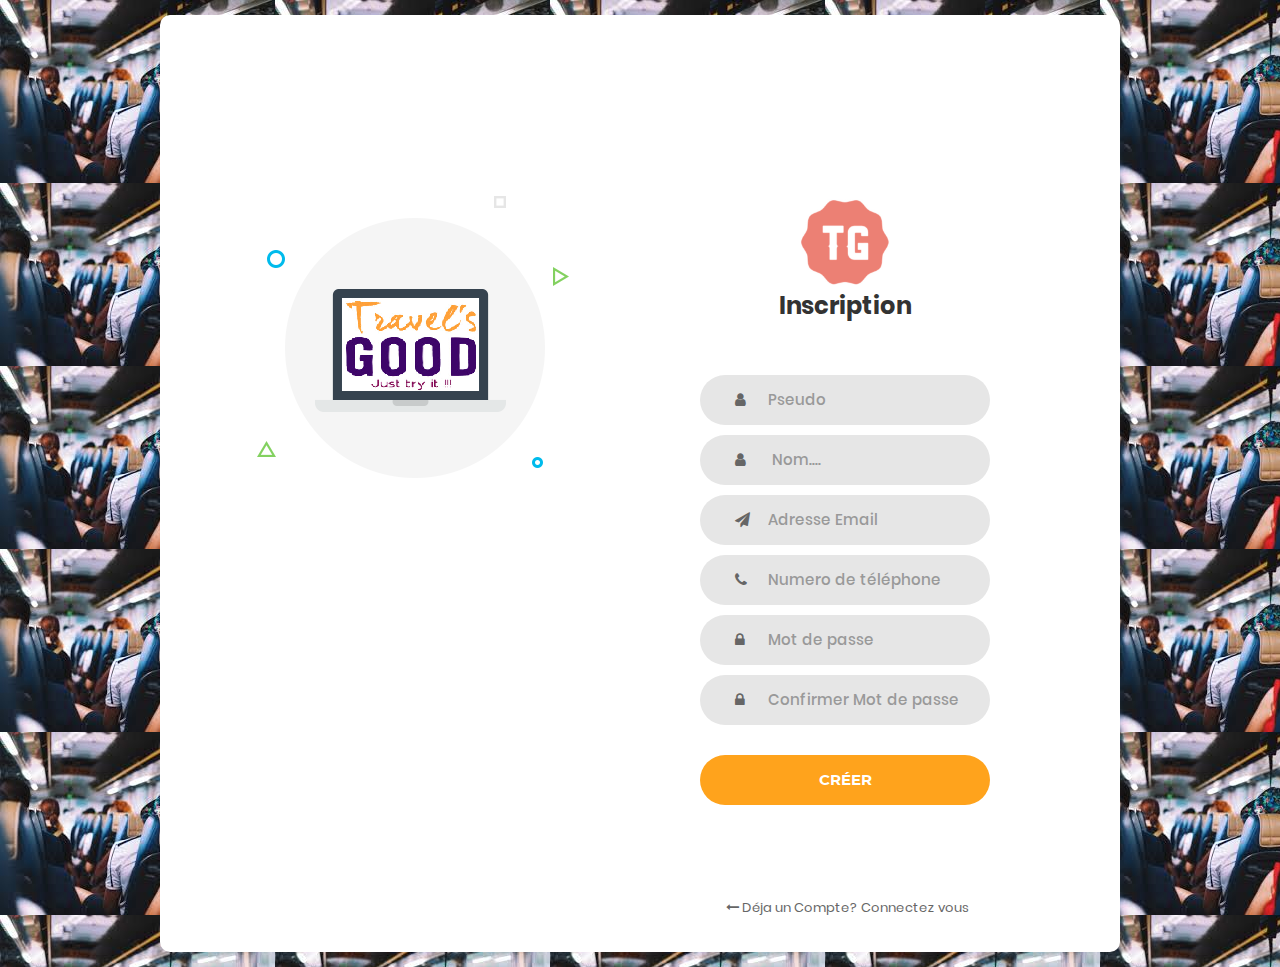
<file: register.html>
<!DOCTYPE html>
<html lang="en">
<head>
	<title>Travel's Good</title>
	<meta charset="UTF-8">
	<meta name="viewport" content="width=device-width, initial-scale=1">
<!--===============================================================================================-->	
	<link rel="icon" type="image/png" href="login/images/icons/favicon.jpg"/>
<!--===============================================================================================-->
	<link rel="stylesheet" type="text/css" href="login/vendor/bootstrap/css/bootstrap.min.css">
<!--===============================================================================================-->
	<link rel="stylesheet" type="text/css" href="login/fonts/font-awesome-4.7.0/css/font-awesome.min.css">
<!--===============================================================================================-->
	<link rel="stylesheet" type="text/css" href="login/vendor/animate/animate.css">
<!--===============================================================================================-->	
	<link rel="stylesheet" type="text/css" href="login/vendor/css-hamburgers/hamburgers.min.css">
<!--===============================================================================================-->
	<link rel="stylesheet" type="text/css" href="login/vendor/select2/select2.min.css">
<!--===============================================================================================-->
	<link rel="stylesheet" type="text/css" href="login/css/util.css">
	<link rel="stylesheet" type="text/css" href="login/css/main.css">
<!--===============================================================================================-->
</head>
<body>
	
	<div class="limiter" style="">
		<div class="container-login100">
			<div class="wrap-login100">
				<div class="login100-pic js-tilt text-center" data-tilt>
					<a href="index.html"><img src="login/images/img-01.png" alt="IMG"></a>
				</div>


				<form class="login100-form validate-form">
					<a href="index.html" class="login100-form-title" style="padding: 0">
						<img  src="login/images/icons/favicon.jpg" height="100" width="100">
					</a>
					
					<span class="login100-form-title">
						Inscription
					</span>

					<div class="wrap-input100 validate-input" data-validate = "Pseudo name is required">
						<input class="input100" type="text" name="Username" placeholder="Pseudo">
						<span class="focus-input100"></span>
						<span class="symbol-input100">
							<i class="fa fa-user" aria-hidden="true"></i>
						</span>
					</div>

					<div class="wrap-input100 validate-input" data-validate = " Name is required">
						<input class="input100" type="text" name="name" placeholder=" Nom....">
						<span class="focus-input100"></span>
						<span class="symbol-input100">
							<i class="fa fa-user" aria-hidden="true"></i>
						</span>
					</div>

					<div class="wrap-input100 validate-input" data-validate = "Valid email is required: ex@abc.xyz">
						<input class="input100" type="email" name="email" placeholder="Adresse Email">
						<span class="focus-input100"></span>
						<span class="symbol-input100">
							<i class="fa fa-send" aria-hidden="true"></i>
						</span>
					</div>
					<div class="wrap-input100 validate-input" data-validate = " Phone Number  is required">
						<input class="input100" type="text" name="phone_number" placeholder="Numero de téléphone">
						<span class="focus-input100"></span>
						<span class="symbol-input100">
							<i class="fa fa-phone" aria-hidden="true"></i>
						</span>
					</div>

					<div class="wrap-input100 validate-input" data-validate = "Password is required">
						<input class="input100" type="password" name="Userpass" placeholder="Mot de passe">
						<span class="focus-input100"></span>
						<span class="symbol-input100">
							<i class="fa fa-lock" aria-hidden="true"></i>
						</span>
					</div>
					<div class="wrap-input100 validate-input" data-validate = "Password did not match">
						<input class="input100" type="password" name="UserConfirmpass" placeholder="Confirmer Mot de passe">
						<span class="focus-input100"></span>
						<span class="symbol-input100">
							<i class="fa fa-lock" aria-hidden="true"></i>
						</span>
					</div>
					
					<div class="container-login100-form-btn">
						<button class="login100-form-btn" type="submit">
							Créer
						</button>
					</div>
					<div class="text-center p-t-90">
						<a class="txt2" href="login.html">
							<i class="fa fa-long-arrow-left m-l-5" aria-hidden="true"></i>
							Déja un Compte? Connectez vous
						</a>
					</div>
				</form>
			</div>
		</div>
	</div>
	
	

	
<!--===============================================================================================-->	
	<script src="login/vendor/jquery/jquery-3.2.1.min.js"></script>
<!--===============================================================================================-->
	<script src="login/vendor/bootstrap/js/popper.js"></script>
	<script src="login/vendor/bootstrap/js/bootstrap.min.js"></script>
<!--===============================================================================================-->
	<script src="login/vendor/select2/select2.min.js"></script>
<!--===============================================================================================-->
	<script src="login/vendor/tilt/tilt.jquery.min.js"></script>
	<script >
		$('.js-tilt').tilt({
			scale: 1.1
		})
	</script>
<!--===============================================================================================-->
	<script src="login/js/main.js"></script>

</body>
</html>
</file>
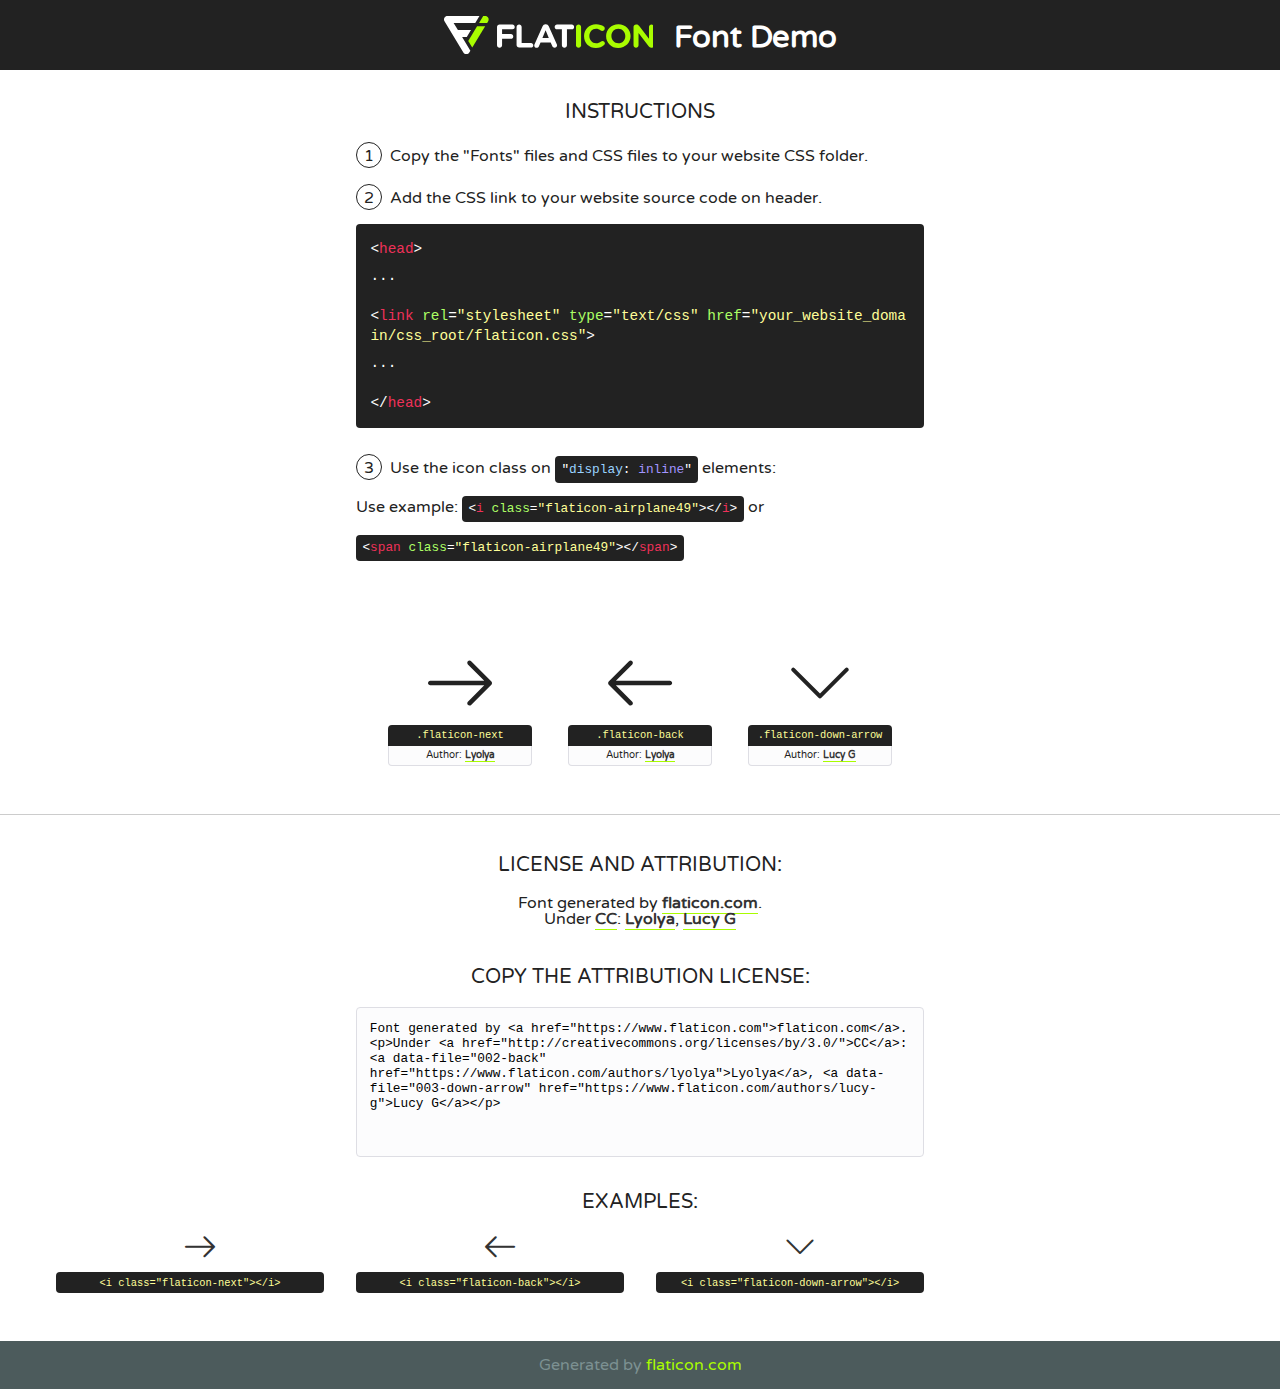
<file: assets/fonts/flat-icon/flaticon.html>
<!DOCTYPE html>
<!--
  Flaticon icon font: Flaticon
  Creation date: 18/12/2018 12:08
-->
<html>
<!DOCTYPE html>
<html>

<head>
    <title>Flaticon WebFont</title>
    <link href="http://fonts.googleapis.com/css?family=Varela+Round" rel="stylesheet" type="text/css" />
    <link rel="stylesheet" type="text/css" href="flaticon.css">
    <meta charset="UTF-8">
    <style>
    html, body, div, span, applet, object, iframe,
    h1, h2, h3, h4, h5, h6, p, blockquote, pre,
    a, abbr, acronym, address, big, cite, code,
    del, dfn, em, img, ins, kbd, q, s, samp,
    small, strike, strong, sub, sup, tt, var,
    b, u, i, center,
    dl, dt, dd, ol, ul, li,
    fieldset, form, label, legend,
    table, caption, tbody, tfoot, thead, tr, th, td,
    article, aside, canvas, details, embed, 
    figure, figcaption, footer, header, hgroup, 
    menu, nav, output, ruby, section, summary,
    time, mark, audio, video {
        margin: 0;
        padding: 0;
        border: 0;
        font-size: 100%;
        font: inherit;
        vertical-align: baseline;
    }
    /* HTML5 display-role reset for older browsers */
    article, aside, details, figcaption, figure, 
    footer, header, hgroup, menu, nav, section {
        display: block;
    }
    body {
        line-height: 1;
    }
    ol, ul {
        list-style: none;
    }
    blockquote, q {
        quotes: none;
    }
    blockquote:before, blockquote:after,
    q:before, q:after {
        content: '';
        content: none;
    }
    table {
        border-collapse: collapse;
        border-spacing: 0;
    }
    body {
        font-family: 'Varela Round', Helvetica, Arial, sans-serif;
        font-size: 16px;
        color: #222;
    }
    a {
        color: #333;
        border-bottom: 1px solid #a9fd00;
        font-weight: bold;
        text-decoration: none;
    }
    * {
        -moz-box-sizing: border-box;
        -webkit-box-sizing: border-box;
        box-sizing: border-box;
        margin: 0;
        padding: 0;
    }
    [class^="flaticon-"]:before, [class*=" flaticon-"]:before, [class^="flaticon-"]:after, [class*=" flaticon-"]:after {
        font-family: Flaticon;
        font-size: 30px;
        font-style: normal;
        margin-left: 20px;
        color: #333;
    }
    .wrapper {
        max-width: 600px;
        margin: auto;
        padding: 0 1em;
    }
    .title {
        font-size: 1.25em;
        text-align: center;
        margin-bottom: 1em;
        text-transform: uppercase;
    }
    header {
        text-align: center;
        background-color: #222;
        color: #fff;
        padding: 1em;
    }
    header .logo {
        width: 210px;
        height: 38px;
        display: inline-block;
        vertical-align: middle;
        margin-right: 1em;
        border: none;
    }
    header strong {
        font-size: 1.95em;
        font-weight: bold;
        vertical-align: middle;
        margin-top: 5px;
        display: inline-block;
    }
    .demo {
        margin: 2em auto;
        line-height: 1.25em;
    }
    .demo ul li {
        margin-bottom: 1em;
    }
    .demo ul li .num {
        color: #222;
        border-radius: 20px;
        display: inline-block;
        width: 26px;
        padding: 3px;
        height: 26px;
        text-align: center;
        margin-right: 0.5em;
        border: 1px solid #222;
    }
    .demo ul li code {
        background-color: #222;
        border-radius: 4px;
        padding: 0.25em 0.5em;
        display: inline-block;
        color: #fff;
        font-family: Consolas,Monaco,Lucida Console,Liberation Mono,DejaVu Sans Mono,Bitstream Vera Sans Mono,Courier New, monospace;
        font-weight: lighter;
        margin-top: 1em;
        font-size: 0.8em;
        word-break: break-all;
    }
    .demo ul li code.big {
        padding: 1em;
        font-size: 0.9em;
    }
    .demo ul li code .red {
        color: #EF3159;
    }
    .demo ul li code .green {
        color: #ACFF65;
    }
    .demo ul li code .yellow {
        color: #FFFF99;
    }
    .demo ul li code .blue {
        color: #99D3FF;
    }
    .demo ul li code .purple {
        color: #A295FF;
    }
    .demo ul li code .dots {
        margin-top: 0.5em;
        display: block;
    }
    #glyphs {
        border-bottom: 1px solid #ccc;
        padding: 2em 0;
        text-align: center;
    }
    .glyph {
        display: inline-block;
        width: 9em;
        margin: 1em;
        text-align: center;
        vertical-align: top;
        background: #FFF;
    }
    .glyph .glyph-icon {
        padding: 10px;
        display: block;
        font-family:"Flaticon";
        font-size: 64px;
        line-height: 1;
    }
    .glyph .glyph-icon:before {
        font-size: 64px;
        color: #222;
        margin-left: 0;
    }
    .class-name {
        font-size: 0.65em;
        background-color: #222;
        color: #fff;
        border-radius: 4px 4px 0 0;
        padding: 0.5em;
        color: #FFFF99;
        font-family: Consolas,Monaco,Lucida Console,Liberation Mono,DejaVu Sans Mono,Bitstream Vera Sans Mono,Courier New, monospace;
    }
    .author-name {
        font-size: 0.6em;
        background-color: #fcfcfd;
        border: 1px solid #DEDEE4;
        border-top: 0;
        border-radius: 0 0 4px 4px;
        padding: 0.5em;
    }
    .class-name:last-child {
        font-size: 10px;
        color:#888;
    }
    .class-name:last-child a {
        font-size: 10px;
        color:#555;
    }
    .class-name:last-child a:hover {
        color:#a9fd00;
    }
    .glyph > input {
        display: block;
        width: 100px;
        margin: 5px auto;
        text-align: center;
        font-size: 12px;
        cursor: text;
    }
    .glyph > input.icon-input {
        font-family:"Flaticon";
        font-size: 16px;
        margin-bottom: 10px;
    }
    .attribution .title {
        margin-top: 2em;
    }
    .attribution textarea {
        background-color: #fcfcfd;
        padding: 1em;
        border: none;
        box-shadow: none;
        border: 1px solid #DEDEE4;
        border-radius: 4px;
        resize: none;
        width: 100%;
        height: 150px;
        font-size: 0.8em;
        font-family: Consolas,Monaco,Lucida Console,Liberation Mono,DejaVu Sans Mono,Bitstream Vera Sans Mono,Courier New, monospace;
        -webkit-appearance: none;
    }
    .iconsuse {
        margin: 2em auto;
        text-align: center;
        max-width: 1200px;
    }
    .iconsuse:after {
        content: '';
        display: table;
        clear: both;
    }
    .iconsuse .image {
        float: left;
        width: 25%;
        padding: 0 1em;
    }
    .iconsuse .image p {
        margin-bottom: 1em;
    }
    .iconsuse .image span {
        display: block;
        font-size: 0.65em;
        background-color: #222;
        color: #fff;
        border-radius: 4px;
        padding: 0.5em;
        color: #FFFF99;
        margin-top: 1em;
        font-family: Consolas,Monaco,Lucida Console,Liberation Mono,DejaVu Sans Mono,Bitstream Vera Sans Mono,Courier New, monospace;
    }
    #footer {
        text-align: center;
        background-color: #4C5B5C;
        color: #7c9192;
        padding: 1em;
    }
    #footer a {
        border: none;
        color: #a9fd00;
        font-weight: normal;
    }
    @media (max-width: 960px) {
        .iconsuse .image {
            width: 50%;
        }
    }
    @media (max-width: 560px) {
        .iconsuse .image {
            width: 100%;
        }
    }
    </style>
</head>

<body class="characters-off">

    <header>
        <a href="https://www.flaticon.com" target="_blank" class="logo">
            <svg version="1.1" xmlns="http://www.w3.org/2000/svg" xmlns:xlink="http://www.w3.org/1999/xlink" xmlns:a="http://ns.adobe.com/AdobeSVGViewerExtensions/3.0/" viewBox="0 0 560.875 102.036" enable-background="new 0 0 560.875 102.036" xml:space="preserve">
                <defs>
                </defs>
                <g>
                    <g class="letters">
                        <path fill="#ffffff" d="M141.596,29.675c0-3.777,2.985-6.767,6.764-6.767h34.438c3.426,0,6.15,2.728,6.15,6.15
                        c0,3.43-2.724,6.149-6.15,6.149h-27.674v13.091h23.719c3.429,0,6.151,2.724,6.151,6.15c0,3.43-2.723,6.149-6.151,6.149h-23.719
                        v17.574c0,3.773-2.986,6.761-6.764,6.761c-3.779,0-6.764-2.989-6.764-6.761V29.675z"></path>
                        <path fill="#ffffff" d="M193.844,29.149c0-3.781,2.985-6.767,6.764-6.767c3.776,0,6.763,2.985,6.763,6.767v42.957h25.039
                        c3.426,0,6.149,2.726,6.149,6.153c0,3.425-2.723,6.15-6.149,6.15h-31.802c-3.779,0-6.764-2.986-6.764-6.768V29.149z"></path>
                        <path fill="#ffffff" d="M241.891,75.71l21.438-48.407c1.492-3.341,4.215-5.357,7.906-5.357h0.792
                        c3.686,0,6.323,2.017,7.815,5.357l21.439,48.407c0.436,0.967,0.701,1.845,0.701,2.723c0,3.602-2.809,6.501-6.414,6.501
                        c-3.161,0-5.269-1.845-6.499-4.655l-4.132-9.661h-27.059l-4.301,10.102c-1.144,2.631-3.426,4.214-6.237,4.214
                        c-3.517,0-6.24-2.81-6.24-6.325C241.1,77.64,241.451,76.677,241.891,75.71z M279.932,58.666l-8.521-20.297l-8.526,20.297H279.932
                        z"></path>
                        <path fill="#ffffff" d="M314.864,35.387H301.86c-3.429,0-6.239-2.813-6.239-6.238c0-3.429,2.811-6.24,6.239-6.24h39.533
                        c3.426,0,6.237,2.811,6.237,6.24c0,3.425-2.811,6.238-6.237,6.238h-13.001v42.785c0,3.773-2.99,6.761-6.764,6.761
                        c-3.779,0-6.764-2.989-6.764-6.761V35.387z"></path>
                        <path fill="#A9FD00" d="M352.615,29.149c0-3.781,2.985-6.767,6.767-6.767c3.774,0,6.761,2.985,6.761,6.767v49.024
                        c0,3.773-2.987,6.761-6.761,6.761c-3.781,0-6.767-2.989-6.767-6.761V29.149z"></path>
                        <path fill="#A9FD00" d="M374.132,53.836v-0.179c0-17.481,13.178-31.801,32.065-31.801c9.22,0,15.459,2.458,20.557,6.238
                        c1.402,1.054,2.637,2.985,2.637,5.357c0,3.692-2.985,6.59-6.681,6.59c-1.845,0-3.071-0.702-4.044-1.319
                        c-3.776-2.813-7.729-4.393-12.562-4.393c-10.364,0-17.831,8.611-17.831,19.154v0.173c0,10.542,7.291,19.329,17.831,19.329
                        c5.715,0,9.492-1.756,13.359-4.834c1.049-0.874,2.458-1.491,4.039-1.491c3.429,0,6.325,2.813,6.325,6.236
                        c0,2.106-1.056,3.78-2.282,4.834c-5.539,4.834-12.036,7.733-21.878,7.733C387.572,85.464,374.132,71.493,374.132,53.836z"></path>
                        <path fill="#A9FD00" d="M433.009,53.836v-0.179c0-17.481,13.79-31.801,32.766-31.801c18.981,0,32.592,14.143,32.592,31.628v0.173
                        c0,17.483-13.785,31.807-32.769,31.807C446.625,85.464,433.009,71.32,433.009,53.836z M484.224,53.836v-0.179
                        c0-10.539-7.725-19.326-18.626-19.326c-10.893,0-18.449,8.611-18.449,19.154v0.173c0,10.542,7.73,19.329,18.626,19.329
                        C476.676,72.986,484.224,64.378,484.224,53.836z"></path>
                        <path fill="#A9FD00" d="M506.233,29.321c0-3.774,2.99-6.763,6.767-6.763h1.401c3.252,0,5.183,1.583,7.029,3.953l26.093,34.265
                        V29.059c0-3.692,2.99-6.677,6.681-6.677c3.683,0,6.671,2.985,6.671,6.677v48.934c0,3.78-2.987,6.765-6.764,6.765h-0.436
                        c-3.257,0-5.188-1.581-7.034-3.953l-27.056-35.492v32.944c0,3.687-2.985,6.676-6.678,6.676c-3.683,0-6.673-2.989-6.673-6.676
                        V29.321z"></path>
                    </g>
                    <g class="insignia">
                        <path fill="#ffffff" d="M48.372,56.137h12.517l11.156-18.537H37.186L25.688,18.539h57.825L94.668,0H9.271
                        C5.925,0,2.842,1.801,1.198,4.716c-1.644,2.907-1.593,6.482,0.134,9.343l50.38,83.501c1.678,2.781,4.689,4.476,7.938,4.476
                        c3.246,0,6.257-1.695,7.935-4.476l2.898-4.804L48.372,56.137z"></path>
                        <g class="i">
                            <path fill="#A9FD00" d="M93.575,18.539h0.031v0.004l21.652,0.004l2.705-4.488c1.727-2.861,1.778-6.436,0.133-9.343
                            C116.454,1.801,113.371,0,110.026,0h-5.294L93.575,18.539z"></path>
                            <polygon fill="#A9FD00" points="88.291,27.356 64.725,66.486 75.519,84.404 109.942,27.356"></polygon>
                        </g>
                    </g>
                </g>
            </svg>
        </a>
        <strong>Font Demo</strong>
    </header>


    <section class="demo wrapper">

        <p class="title">Instructions</p>

        <ul>
            <li>
                <span class="num">1</span>Copy the "Fonts" files and CSS files to your website CSS folder.
            </li>
            <li>
                <span class="num">2</span>Add the CSS link to your website source code on header.
                <code class="big">
                    &lt;<span class="red">head</span>&gt;
                    <br/><span class="dots">...</span>
                    <br/>&lt;<span class="red">link</span> <span class="green">rel</span>=<span class="yellow">"stylesheet"</span> <span class="green">type</span>=<span class="yellow">"text/css"</span> <span class="green">href</span>=<span class="yellow">"your_website_domain/css_root/flaticon.css"</span>&gt;
                    <br/><span class="dots">...</span>
                    <br/>&lt;/<span class="red">head</span>&gt;
                </code>
            </li>

            <li>
                <p>
                    <span class="num">3</span>Use the icon class on <code>"<span class="blue">display</span>:<span class="purple"> inline</span>"</code> elements:
                    <br />
                    Use example: <code>&lt;<span class="red">i</span> <span class="green">class</span>=<span class="yellow">&quot;flaticon-airplane49&quot;</span>&gt;&lt;/<span class="red">i</span>&gt;</code> or <code>&lt;<span class="red">span</span> <span class="green">class</span>=<span class="yellow">&quot;flaticon-airplane49&quot;</span>&gt;&lt;/<span class="red">span</span>&gt;</code>
            </li>
        </ul>

    </section>




   <section id="glyphs">          
    
      
        <div class="glyph"><div class="glyph-icon flaticon-next"></div>
            <div class="class-name">.flaticon-next</div>
            <div class="author-name">Author: <a data-file="001-next" href="https://www.flaticon.com/authors/lyolya">Lyolya</a> </div> 
        </div>        
        
        <div class="glyph"><div class="glyph-icon flaticon-back"></div>
            <div class="class-name">.flaticon-back</div>
            <div class="author-name">Author: <a data-file="002-back" href="https://www.flaticon.com/authors/lyolya">Lyolya</a> </div> 
        </div>        
        
        <div class="glyph"><div class="glyph-icon flaticon-down-arrow"></div>
            <div class="class-name">.flaticon-down-arrow</div>
            <div class="author-name">Author: <a data-file="003-down-arrow" href="https://www.flaticon.com/authors/lucy-g">Lucy G</a> </div> 
        </div>        
        

    </section>



    <section class="attribution wrapper"   style="text-align:center;">

      <div class="title">License and attribution:</div><div class="attrDiv">Font generated by <a href="https://www.flaticon.com">flaticon.com</a>. <div><p>Under <a href="http://creativecommons.org/licenses/by/3.0/">CC</a>: <a data-file="002-back" href="https://www.flaticon.com/authors/lyolya">Lyolya</a>, <a data-file="003-down-arrow" href="https://www.flaticon.com/authors/lucy-g">Lucy G</a></p>  </div>
      </div>
      <div class="title">Copy the Attribution License:</div>

    <textarea onclick="this.focus();this.select();">Font generated by &lt;a href=&quot;https://www.flaticon.com&quot;&gt;flaticon.com&lt;/a&gt;. <p>Under <a href="http://creativecommons.org/licenses/by/3.0/">CC</a>: <a data-file="002-back" href="https://www.flaticon.com/authors/lyolya">Lyolya</a>, <a data-file="003-down-arrow" href="https://www.flaticon.com/authors/lucy-g">Lucy G</a></p>  
     </textarea>

    </section>

    <section class="iconsuse">

          <div class="title">Examples:</div>            
             
            <div class="image">
                <p>
                    <i class="glyph-icon flaticon-next"></i> 
                    <span>&lt;i class=&quot;flaticon-next&quot;&gt;&lt;/i&gt;</span>
                </p>
            </div>
            
            <div class="image">
                <p>
                    <i class="glyph-icon flaticon-back"></i> 
                    <span>&lt;i class=&quot;flaticon-back&quot;&gt;&lt;/i&gt;</span>
                </p>
            </div>
            
            <div class="image">
                <p>
                    <i class="glyph-icon flaticon-down-arrow"></i> 
                    <span>&lt;i class=&quot;flaticon-down-arrow&quot;&gt;&lt;/i&gt;</span>
                </p>
            </div>
                       
        </div>
                            
    </section>

<div id="footer">
    <div>Generated by <a href="https://www.flaticon.com">flaticon.com</a>
    </div>
</div>



</body>
</html>
</file>
<file: assets/fonts/flat-icon/flaticon.css>
/*
  	Flaticon icon font: Flaticon
  	Creation date: 18/12/2018 12:08
  	*/

@font-face {
  font-family: "Flaticon";
  src: url("./Flaticon.eot");
  src: url("./Flaticon.eot?#iefix") format("embedded-opentype"),
       url("./Flaticon.woff") format("woff"),
       url("./Flaticon.ttf") format("truetype"),
       url("./Flaticon.svg#Flaticon") format("svg");
  font-weight: normal;
  font-style: normal;
}

@media screen and (-webkit-min-device-pixel-ratio:0) {
  @font-face {
    font-family: "Flaticon";
    src: url("./Flaticon.svg#Flaticon") format("svg");
  }
}

[class^="flaticon-"]:before, [class*=" flaticon-"]:before,
[class^="flaticon-"]:after, [class*=" flaticon-"]:after {   
  font-family: Flaticon;
        font-size: 20px;
font-style: normal;
margin-left: 20px;
}

.flaticon-next:before { content: "\f100"; }
.flaticon-back:before { content: "\f101"; }
.flaticon-down-arrow:before { content: "\f102"; }
</file>
<file: assets/css/nice-select.css>
.nice-select {
  -webkit-tap-highlight-color: transparent;
  background-color: #fff;
  border-radius: 5px;
  border: solid 1px #e8e8e8;
  box-sizing: border-box;
  clear: both;
  cursor: pointer;
  display: block;
  float: left;
  font-family: inherit;
  font-size: 14px;
  font-weight: normal;
  height: 42px;
  line-height: 40px;
  outline: none;
  padding-left: 18px;
  padding-right: 30px;
  position: relative;
  text-align: left !important;
  -webkit-transition: all 0.2s ease-in-out;
  transition: all 0.2s ease-in-out;
  -webkit-user-select: none;
     -moz-user-select: none;
      -ms-user-select: none;
          user-select: none;
  white-space: nowrap;
  width: auto; }
  .nice-select:hover {
    border-color: #dbdbdb; }
  .nice-select:active, .nice-select.open, .nice-select:focus {
    border-color: #999; }
  .nice-select:after {
    border-bottom: 2px solid #999;
    border-right: 2px solid #999;
    content: '';
    display: block;
    height: 5px;
    margin-top: -4px;
    pointer-events: none;
    position: absolute;
    right: 12px;
    top: 50%;
    -webkit-transform-origin: 66% 66%;
        -ms-transform-origin: 66% 66%;
            transform-origin: 66% 66%;
    -webkit-transform: rotate(45deg);
        -ms-transform: rotate(45deg);
            transform: rotate(45deg);
    -webkit-transition: all 0.15s ease-in-out;
    transition: all 0.15s ease-in-out;
    width: 5px; }
  .nice-select.open:after {
    -webkit-transform: rotate(-135deg);
        -ms-transform: rotate(-135deg);
            transform: rotate(-135deg); }
  .nice-select.open .list {
    opacity: 1;
    pointer-events: auto;
    -webkit-transform: scale(1) translateY(0);
        -ms-transform: scale(1) translateY(0);
            transform: scale(1) translateY(0); }
  .nice-select.disabled {
    border-color: #ededed;
    color: #999;
    pointer-events: none; }
    .nice-select.disabled:after {
      border-color: #cccccc; }
  .nice-select.wide {
    width: 100%; }
    .nice-select.wide .list {
      left: 0 !important;
      right: 0 !important; }
  .nice-select.right {
    float: right; }
    .nice-select.right .list {
      left: auto;
      right: 0; }
  .nice-select.small {
    font-size: 12px;
    height: 36px;
    line-height: 34px; }
    .nice-select.small:after {
      height: 4px;
      width: 4px; }
    .nice-select.small .option {
      line-height: 34px;
      min-height: 34px; }
  .nice-select .list {
    background-color: #fff;
    border-radius: 5px;
    box-shadow: 0 0 0 1px rgba(68, 68, 68, 0.11);
    box-sizing: border-box;
    margin-top: 4px;
    opacity: 0;
    overflow: hidden;
    padding: 0;
    pointer-events: none;
    position: absolute;
    top: 100%;
    left: 0;
    -webkit-transform-origin: 50% 0;
        -ms-transform-origin: 50% 0;
            transform-origin: 50% 0;
    -webkit-transform: scale(0.75) translateY(-21px);
        -ms-transform: scale(0.75) translateY(-21px);
            transform: scale(0.75) translateY(-21px);
    -webkit-transition: all 0.2s cubic-bezier(0.5, 0, 0, 1.25), opacity 0.15s ease-out;
    transition: all 0.2s cubic-bezier(0.5, 0, 0, 1.25), opacity 0.15s ease-out;
    z-index: 9; }
    .nice-select .list:hover .option:not(:hover) {
      background-color: transparent !important; }
  .nice-select .option {
    cursor: pointer;
    font-weight: 400;
    line-height: 40px;
    list-style: none;
    min-height: 40px;
    outline: none;
    padding-left: 18px;
    padding-right: 29px;
    text-align: left;
    -webkit-transition: all 0.2s;
    transition: all 0.2s; }
    .nice-select .option:hover, .nice-select .option.focus, .nice-select .option.selected.focus {
      background-color: #f6f6f6; }
    .nice-select .option.selected {
      font-weight: bold; }
    .nice-select .option.disabled {
      background-color: transparent;
      color: #999;
      cursor: default; }

.no-csspointerevents .nice-select .list {
  display: none; }

.no-csspointerevents .nice-select.open .list {
  display: block; }
</file>
<file: assets/css/style.css>
@import url("https://fonts.googleapis.com/css?family=Poppins:400,500,600,700");
@import url("https://fonts.googleapis.com/css?family=Open+Sans:400,400i,600");
body{color:#777;font-family:"Open Sans",sans-serif;font-weight:400}
h1{color:#222;text-transform:uppercase;font-family:"Poppins",sans-serif;font-size:50px;font-weight:700}
h2{color:#222;font-family:"Poppins",sans-serif;font-size:36px;font-weight:600}
h3{color:#222;text-transform:capitalize;font-family:"Poppins",sans-serif;font-size:20px;font-weight:600}
h4{color:#222;font-family:"Poppins",sans-serif;text-transform:capitalize;font-size:18px;font-weight:600}
h5{color:#777;font-family:"Open Sans",sans-serif;text-transform:capitalize;font-size:16px;font-weight:400}
h6{color:#777;font-family:"Open Sans",sans-serif;text-transform:uppercase;font-size:14px;font-weight:600}
ul{margin:0;padding:0;list-style:none}
a:hover{text-decoration:none}
a:focus{text-decoration:none}
input:focus,textarea:focus{outline:none}.spinner{width:40px;height:40px;margin:100px auto;background-color:#ff9902;border-radius:100%;-webkit-animation:sk-scaleout 1.0s infinite ease-in-out;animation:sk-scaleout 1.0s infinite ease-in-out}
@-webkit-keyframes sk-scaleout{0%{-webkit-transform:scale(0)}100%{-webkit-transform:scale(1);opacity:0}}
@keyframes sk-scaleout{0%{-webkit-transform:scale(0);transform:scale(0)}100%{-webkit-transform:scale(1);transform:scale(1);opacity:0}}.preloader{position:fixed;top:0;left:0;width:100%;height:100%;background:#fff;z-index:5}.preloader .spinner{position:absolute;top:50%;left:50%;margin:0;-webkit-transform:translate(-50%, -50%);-moz-transform:translate(-50%, -50%);-ms-transform:translate(-50%, -50%);-o-transform:translate(-50%, -50%);transform:translate(-50%, -50%)}.main-menu ul{float:right}@media (min-width: 768px) and (max-width: 991.98px){.main-menu ul{display:none;float:left;position:absolute;top:30px;left:0;z-index:4;background:#f9f9f9;width:100%;padding:20px 20px 30px}}@media (min-width: 576px) and (max-width: 767.98px){.main-menu ul{display:none;float:left;position:absolute;top:30px;left:0;z-index:4;background:#f9f9f9;width:100%;padding:20px 20px 30px}}@media (max-width: 575.98px){.main-menu ul{display:none;float:left;position:absolute;top:30px;left:0;z-index:4;background:#f9f9f9;width:100%;padding:20px 20px 30px}}.main-menu ul li{display:inline;position:relative}@media (min-width: 768px) and (max-width: 991.98px){.main-menu ul li{display:block}}@media (min-width: 576px) and (max-width: 767.98px){.main-menu ul li{display:block}}@media (max-width: 575.98px){.main-menu ul li{display:block}}.main-menu ul li a{color:#222;font-family:"Open Sans",sans-serif;text-transform:uppercase;font-size:14px;font-weight:600;display:inline-block;padding:15px}.main-menu ul li:hover ul.sub-menu{filter:progid:DXImageTransform.Microsoft.Alpha(Opacity=100);opacity:1;visibility:visible;top:100%;left:30px}.main-menu ul li ul.sub-menu{padding:10px;filter:progid:DXImageTransform.Microsoft.Alpha(Opacity=0);opacity:0;visibility:hidden;position:absolute;top:250%;left:0;width:250px;background:#f9f9f9;z-index:5;-webkit-transition:.5s;-moz-transition:.5s;-o-transition:.5s;transition:.5s}.main-menu ul li ul.sub-menu li{display:block}.main-menu ul li ul.sub-menu li a{-webkit-transition:.3s;-moz-transition:.3s;-o-transition:.3s;transition:.3s}.main-menu ul li ul.sub-menu li a:hover{color:#ff9902}.main-menu .menu-btn{display:inline;margin-left:60px}@media (min-width: 992px) and (max-width: 1199.98px){.main-menu .menu-btn{margin-left:0}}@media (min-width: 768px) and (max-width: 991.98px){.main-menu .menu-btn{margin-left:0}.main-menu .menu-btn .login{display:block}}@media (min-width: 576px) and (max-width: 767.98px){.main-menu .menu-btn{margin-left:0}.main-menu .menu-btn .login{display:block}}@media (max-width: 575.98px){.main-menu .menu-btn{margin-left:0}.main-menu .menu-btn .login{display:block}}@media (min-width: 768px) and (max-width: 991.98px){.main-menu.main-menu-light ul{background:#04091e}}@media (min-width: 576px) and (max-width: 767.98px){.main-menu.main-menu-light ul{background:#04091e}}@media (max-width: 575.98px){.main-menu.main-menu-light ul{background:#04091e}}.main-menu.main-menu-light ul ul.sub-menu{background:#04091e}.main-menu.main-menu-light a{color:#fff}.custom-navbar{position:absolute;top:-42px;right:15px;background:#ff9902;padding:7px 10px;-webkit-border-radius:3px;-moz-border-radius:3px;-ms-border-radius:3px;-o-border-radius:3px;border-radius:3px;-webkit-transition:.2s;-moz-transition:.2s;-o-transition:.2s;transition:.2s;cursor:pointer;display:none}@media (min-width: 768px) and (max-width: 991.98px){.custom-navbar{display:block}}@media (min-width: 576px) and (max-width: 767.98px){.custom-navbar{display:block}}@media (max-width: 575.98px){.custom-navbar{display:block}}.custom-navbar span{background:#fff;display:block;width:30px;margin:6px 0;height:2px}.header-area.main-header{padding:30px 0}.header-top{position:relative;padding:30px 0}.header-top img{margin-top:10px}.header-top .template-btn{margin-left:30px}@media (min-width: 992px) and (max-width: 1199.98px){.header-top .template-btn{margin-left:0}}@media (min-width: 768px) and (max-width: 991.98px){.header-top .template-btn{margin-left:15px;margin-top:15px}}@media (min-width: 576px) and (max-width: 767.98px){.header-top .template-btn{margin-left:15px;margin-top:15px}}@media (max-width: 575.98px){.header-top .template-btn{margin-left:15px;margin-top:15px}}.banner-area .banner-bg{width:100%;height:640px;background-color:#b0b0b0;background-image:url("../images/home-image.jpg");background-repeat:no-repeat;background-position:center;background-size:cover}@media (min-width: 768px) and (max-width: 991.98px){.banner-area .banner-bg{height:500px}}@media (min-width: 576px) and (max-width: 767.98px){.banner-area .banner-bg{height:350px}}@media (max-width: 575.98px){.banner-area .banner-bg{height:300px}}.banner-area .banner-text{padding:0 25% 0 5%}@media (min-width: 992px) and (max-width: 1199.98px){.banner-area .banner-text{padding:0 5%}}@media (min-width: 768px) and (max-width: 991.98px){.banner-area .banner-text{padding:50px 5%}}@media (min-width: 576px) and (max-width: 767.98px){.banner-area .banner-text{padding:50px 5%}}@media (max-width: 575.98px){.banner-area .banner-text{padding:50px 5%}}.banner-area .banner-text h1 span{color:#ff9902}.search-bg{margin-top:-50px;position:relative;z-index:1}@media (min-width: 768px) and (max-width: 991.98px){.search-bg{margin-top:0}}@media (min-width: 576px) and (max-width: 767.98px){.search-bg{margin-top:0}}@media (max-width: 575.98px){.search-bg{margin-top:100px}}.search-bg form{background:#ff9902;padding:40px}.search-bg form input{width:280px;display:inline-block;border:none;-webkit-border-radius:5px;-moz-border-radius:5px;-ms-border-radius:5px;-o-border-radius:5px;border-radius:5px;padding:0 20px}@media (min-width: 992px) and (max-width: 1199.98px){.search-bg form input{width:220px}}@media (min-width: 768px) and (max-width: 991.98px){.search-bg form input{width:150px}}@media (min-width: 576px) and (max-width: 767.98px){.search-bg form input{width:100%;margin-bottom:20px;padding:16px 20px}}@media (max-width: 575.98px){.search-bg form input{width:100%;margin-bottom:20px;padding:16px 20px}}.search-bg form .template-btn{border:none;background:#111;cursor:pointer}.search-bg form .template-btn:hover{color:#222 !important;background:#f9f9f9}.nice-select{width:280px;height:55px;display:inline-block;border:none;-webkit-border-radius:5px;-moz-border-radius:5px;-ms-border-radius:5px;-o-border-radius:5px;border-radius:5px;padding:0 20px}@media (min-width: 992px) and (max-width: 1199.98px){.nice-select{width:220px}}@media (min-width: 768px) and (max-width: 991.98px){.nice-select{width:150px}}@media (min-width: 576px) and (max-width: 767.98px){.nice-select{width:100%;margin-bottom:20px;padding:16px 20px}}@media (max-width: 575.98px){.nice-select{width:100%;margin-bottom:20px;padding:16px 20px}}.nice-select span.current{font-size:16px;display:inline-block;line-height:56px}@media (min-width: 576px) and (max-width: 767.98px){.nice-select span.current{line-height:0px}}@media (max-width: 575.98px){.nice-select span.current{line-height:0px}}.nice-select .list{width:100%}.feature-area .single-feature{padding:40px;background:#f9f9f9;-webkit-transition:.3s;-moz-transition:.3s;-o-transition:.3s;transition:.3s}.feature-area .single-feature:hover{background:#fff;-webkit-box-shadow:0px 10px 30px rgba(0,0,0,0.1);-moz-box-shadow:0px 10px 30px rgba(0,0,0,0.1);box-shadow:0px 10px 30px rgba(0,0,0,0.1)}.single-category{padding:30px 16px;background:#f9f9f9;border:1px solid #eee;-webkit-transition:.3s;-moz-transition:.3s;-o-transition:.3s;transition:.3s}.single-category:hover{background:#fff;border:1px solid transparent;-webkit-box-shadow:0px 10px 30px rgba(0,0,0,0.1);-moz-box-shadow:0px 10px 30px rgba(0,0,0,0.1);box-shadow:0px 10px 30px rgba(0,0,0,0.1)}.single-category img{margin-bottom:20px}.jobs-title{margin-bottom:40px}.jobs-tab{margin-bottom:40px;text-align:right;float:right}@media (max-width: 575.98px){.jobs-tab{text-align:left;float:left}}.jobs-tab li{display:inline-block;padding:3px 0;margin-left:40px;position:relative}@media (max-width: 575.98px){.jobs-tab li{margin-left:0;margin-right:24px;margin-bottom:10px}}.jobs-tab li:after{content:'';position:absolute;bottom:0;right:0;width:30px;height:1px;background:#222;-webkit-transition:.5s;-moz-transition:.5s;-o-transition:.5s;transition:.5s;filter:progid:DXImageTransform.Microsoft.Alpha(Opacity=0);opacity:0;visibility:hidden}.jobs-tab li:hover:after{filter:progid:DXImageTransform.Microsoft.Alpha(Opacity=100);opacity:1;visibility:visible}.jobs-tab .active{color:#ff9902}.jobs-tab .active:after{filter:progid:DXImageTransform.Microsoft.Alpha(Opacity=100);opacity:1;visibility:visible}.single-job{padding:40px 50px;background:#f9f9f9;-webkit-border-radius:3px;-moz-border-radius:3px;-ms-border-radius:3px;-o-border-radius:3px;border-radius:3px;-webkit-transition:.5s;-moz-transition:.5s;-o-transition:.5s;transition:.5s}@media (min-width: 576px) and (max-width: 767.98px){.single-job{padding:40px 30px}}@media (max-width: 575.98px){.single-job{padding:40px 20px}}.single-job:hover{background:#fff;-webkit-box-shadow:0 10px 20px rgba(0,0,0,0.1);-moz-box-shadow:0 10px 20px rgba(0,0,0,0.1);box-shadow:0 10px 20px rgba(0,0,0,0.1)}.single-job .job-text i{font-size:14px;width:10px;height:10px;margin-right:10px}@media (min-width: 768px) and (max-width: 991.98px){.single-job .job-img{margin:30px 0}}@media (min-width: 576px) and (max-width: 767.98px){.single-job .job-img{margin:30px 0}}@media (max-width: 575.98px){.single-job .job-img{margin:30px 0}}.single-job .job-btn{text-align:center}@media (min-width: 768px) and (max-width: 991.98px){.single-job .job-btn{text-align:left}}@media (min-width: 576px) and (max-width: 767.98px){.single-job .job-btn{text-align:left}}@media (max-width: 575.98px){.single-job .job-btn{text-align:left}}.single-job .job-btn .job-btn1,.single-job .job-btn .job-btn2,.single-job .job-btn .job-btn3,.single-job .job-btn .job-btn4{margin-bottom:10px;display:block;background:#00afed}.single-job .job-btn .job-btn1:hover,.single-job .job-btn .job-btn2:hover,.single-job .job-btn .job-btn3:hover,.single-job .job-btn .job-btn4:hover{background:#222}@media (min-width: 768px) and (max-width: 991.98px){.single-job .job-btn .job-btn1,.single-job .job-btn .job-btn2,.single-job .job-btn .job-btn3,.single-job .job-btn .job-btn4{display:inline-block;margin-right:10px}}@media (min-width: 576px) and (max-width: 767.98px){.single-job .job-btn .job-btn1,.single-job .job-btn .job-btn2,.single-job .job-btn .job-btn3,.single-job .job-btn .job-btn4{display:inline-block;margin-right:10px}}@media (max-width: 575.98px){.single-job .job-btn .job-btn1,.single-job .job-btn .job-btn2,.single-job .job-btn .job-btn3,.single-job .job-btn .job-btn4{display:inline-block;margin-right:10px}}.single-job .job-btn .job-btn2{background:#cc2229}.single-job .job-btn .job-btn3{background:#0088cc}.single-job .job-btn .job-btn4{background:#2dc100}.nav-tabs .nav-item.show .nav-link,.nav-tabs .nav-link.active{color:#ff9902}.nav-tabs .nav-link{border:none;border-top-left-radius:.25rem;border-top-right-radius:.25rem}.nav-link{color:#222;display:block;padding:0}.nav-tabs{border-bottom:none}.newsletter-area{background-color:#f9f9f9;background-image:url("../images/newsletter.jpg");background-repeat:no-repeat;background-position:center;background-size:cover;position:relative;text-align:center;z-index:1}.newsletter-area:after{content:'';position:absolute;top:0;left:0;width:100%;height:100%;background:rgba(1,2,12,0.6);z-index:-1}.newsletter-area h2,.newsletter-area p{color:#fff}.newsletter-area input{display:inline-block;margin:auto;width:360px;border:none;-webkit-border-radius:5px;-moz-border-radius:5px;-ms-border-radius:5px;-o-border-radius:5px;border-radius:5px;padding:13px 20px}@media (min-width: 576px) and (max-width: 767.98px){.newsletter-area input{width:300px}}@media (max-width: 575.98px){.newsletter-area input{width:100%}}.newsletter-area .template-btn{margin-left:10px}@media (max-width: 575.98px){.newsletter-area .template-btn{margin-left:0;margin-top:30px}}.single-slide:hover .hover-state{filter:progid:DXImageTransform.Microsoft.Alpha(Opacity=100);opacity:1;visibility:visible}.slide-img{width:100%;height:210px;background:#b0b0b0;background-repeat:no-repeat;background-position:top;background-size:cover;position:relative}@media (min-width: 768px) and (max-width: 991.98px){.slide-img{height:280px}}@media (max-width: 575.98px){.slide-img{height:260px}}.slide-img .hover-state{position:absolute;top:0;left:0;width:100%;height:100%;background:rgba(255,153,2,0.7);-webkit-transition:.5s;-moz-transition:.5s;-o-transition:.5s;transition:.5s;filter:progid:DXImageTransform.Microsoft.Alpha(Opacity=0);opacity:0;visibility:hidden}.slide-img .hover-state .hover-text{position:absolute;width:100%;left:50%;bottom:10px;transform:translateX(-50%)}.slide-img .hover-state .hover-text h3,.slide-img .hover-state .hover-text h5{color:#fff}.employee1{background-image:url("../images/employee1.jpg")}.employee2{background-image:url("../images/employee2.jpg")}.slide-text{padding:30px 30px 15px;position:relative;background:#fff;-webkit-box-shadow:0 7px 20px rgba(0,0,0,0.1);-moz-box-shadow:0 7px 20px rgba(0,0,0,0.1);box-shadow:0 7px 20px rgba(0,0,0,0.1);margin-left:-10px;margin-right:10px}@media (max-width: 575.98px){.slide-text{margin-right:0;margin-bottom:20px}}.slide-text i{color:#ff9902;position:absolute;top:15px;left:15px;font-size:20px;filter:progid:DXImageTransform.Microsoft.Alpha(Opacity=70);opacity:.7}.single-news:hover a{color:#ff9902}.news-img{width:100%;height:280px;background-color:#b0b0b0;background-repeat:no-repeat;background-position:center;background-size:cover;-webkit-border-radius:5px;-moz-border-radius:5px;-ms-border-radius:5px;-o-border-radius:5px;border-radius:5px}.news-img1{background-image:url("../images/news1.jpg")}.news-img2{background-image:url("../images/news2.jpg")}.news-img3{background-image:url("../images/news3.jpg")}.news-tag li{display:inline-block}.news-tag li i{font-size:14px;width:10px;height:10px;margin-right:10px}.news-tag span{width:1px;height:12px;background:#777;display:block}.news-title a{color:#222;-webkit-transition:.5s;-moz-transition:.5s;-o-transition:.5s;transition:.5s}.download-area{background:#f9f9f9}.download-area .download-text{padding:0 10% 0 42%;margin-top:50px}@media (min-width: 992px) and (max-width: 1199.98px){.download-area .download-text{padding:0 5%;margin-top:0}}@media (min-width: 768px) and (max-width: 991.98px){.download-area .download-text{padding:0 5%;margin-top:0;margin-bottom:20px}}@media (min-width: 576px) and (max-width: 767.98px){.download-area .download-text{padding:0 5%;margin-top:0;margin-bottom:20px}}@media (max-width: 575.98px){.download-area .download-text{padding:0 5%;margin-top:0;margin-bottom:20px}}.download-area .download-img{width:100%;height:460px;background-image:url("../images/mobile.png");background-repeat:no-repeat;background-position:center}@media (min-width: 992px) and (max-width: 1199.98px){.download-area .download-img{height:300px;background-size:cover}}@media (min-width: 768px) and (max-width: 991.98px){.download-area .download-img{background-size:cover}}@media (min-width: 576px) and (max-width: 767.98px){.download-area .download-img{width:90%;height:300px;background-size:cover}}@media (max-width: 575.98px){.download-area .download-img{width:90%;height:180px;background-size:cover}}.footer-area{color:#fff;background:#04091e}.footer-area h3{color:#fff}.footer-area a{color:#fff;text-transform:capitalize}.footer-area input{display:inline-block;margin:auto;width:250px;border:none;-webkit-border-radius:5px;-moz-border-radius:5px;-ms-border-radius:5px;-o-border-radius:5px;border-radius:5px;padding:13px 20px}@media (min-width: 576px) and (max-width: 767.98px){.footer-area input{width:250px}}@media (max-width: 575.98px){.footer-area input{width:100%}}.footer-area .template-btn{margin-left:10px}@media (max-width: 575.98px){.footer-area .template-btn{margin-left:0;margin-top:30px}}.footer-area img{width:55px;height:55px;margin-right:5px;margin-bottom:10px}.footer-copyright{margin-top:70px}.footer-copyright .color{color:#ff9902}.footer-copyright ul{float:right}@media (min-width: 576px) and (max-width: 767.98px){.footer-copyright ul{float:left;margin-top:30px}}@media (max-width: 575.98px){.footer-copyright ul{float:left;margin-top:30px}}.footer-copyright ul li{display:inline;margin-left:10px}.footer-copyright ul li i{display:inline-block;padding:10px;color:#777;background:#fff;height:40px;width:40px;text-align:center;line-height:20px;-webkit-transition:.3s;-moz-transition:.3s;-o-transition:.3s;transition:.3s}.footer-copyright ul li i:hover{color:#fff;background:#ff9902}.header-area.single-page{background-color:#b0b0b0;background-image:url("../images/page-header-bg.jpg");background-repeat:no-repeat;background-position:center;background-size:cover;position:relative;z-index:1}.header-area.single-page:after{content:'';position:absolute;top:0;left:0;width:100%;height:100%;background:rgba(1,2,12,0.6);z-index:-1}.header-area.single-page .page-title{padding:140px 0 200px}.header-area.single-page .page-title h2,.header-area.single-page .page-title p{color:#fff}.single-team:hover .hover-state{filter:progid:DXImageTransform.Microsoft.Alpha(Opacity=100);opacity:1;visibility:visible}.team-img{background-color:#b0b0b0;background-repeat:no-repeat;background-position:top;background-size:cover;width:100%;height:300px;position:relative}.team-img .hover-state{position:absolute;top:0;left:0;width:100%;height:100%;background:rgba(255,153,2,0.7);-webkit-transition:.5s;-moz-transition:.5s;-o-transition:.5s;transition:.5s;filter:progid:DXImageTransform.Microsoft.Alpha(Opacity=0);opacity:0;visibility:hidden}.team-img .hover-state ul{position:absolute;top:50%;left:50%;-webkit-transform:translate(-50%, -50%);-moz-transform:translate(-50%, -50%);-ms-transform:translate(-50%, -50%);-o-transform:translate(-50%, -50%);transform:translate(-50%, -50%)}.team-img .hover-state ul li{display:inline;margin:0 7px}.team-img .hover-state ul li a{color:#fff;-webkit-transition:.3s;-moz-transition:.3s;-o-transition:.3s;transition:.3s}.team-img .hover-state ul li a:hover{color:#222}.team-img1{background-image:url("../images/team1.jpg")}.team-img2{background-image:url("../images/team2.jpg")}.team-img3{background-image:url("../images/team3.jpg")}.team-img4{background-image:url("../images/team4.jpg")}.single-content2,.single-content3,.single-content4,.single-content5,.single-content6{border-bottom:1px solid #eee}.single-content4 ul{list-style:inherit;padding-left:50px}.single-content7 ul{list-style:inherit;padding-left:20px}.sidebar .single-item{padding:30px;background:#f9f9f9}.newsletter-area.job-single:after{background:rgba(255,153,2,0.7)}.single-table{-webkit-box-shadow:0 0 10px rgba(0,0,0,0.1);-moz-box-shadow:0 0 10px rgba(0,0,0,0.1);box-shadow:0 0 10px rgba(0,0,0,0.1);padding-bottom:40px}.single-table:hover{-webkit-box-shadow:0 10px 20px rgba(0,0,0,0.1);-moz-box-shadow:0 10px 20px rgba(0,0,0,0.1);box-shadow:0 10px 20px rgba(0,0,0,0.1)}.single-table:hover .table-top{background:#ff9902}.single-table:hover .table-top h3,.single-table:hover .table-top i{color:#fff}.single-table .table-top{background:#f9f9f9;padding:40px 0;border-bottom:1px solid #eee;-webkit-transition:.5s;-moz-transition:.5s;-o-transition:.5s;transition:.5s}.single-table .table-top i{font-size:50px;color:#ff9902;margin-top:10px}.single-table .template-btn{color:#222 !important;background:#f9f9f9}.single-table .template-btn:hover{color:#fff !important;background:#ff9902}.single-box1,.single-box2{padding:70px 50px;background:#ff9902}.single-box1 h3,.single-box2 h3,.single-box1 p,.single-box2 p{color:#fff}.single-box1 .template-btn,.single-box2 .template-btn{background:#ffa31c}.single-box2{background:#111}.single-box2 .template-btn{border:1px solid transparent}.single-box2 .template-btn:hover{border:1px solid #ff9902}.job-single-content .jobs-tab{float:left}#mapBox{width:100%;height:420px;overflow:hidden}.into-icon i{font-size:20px;color:#ff9902;margin-right:20px}.contact-form form .left,.commentform-area form .left{width:48%;float:left;overflow:hidden;margin-right:4%}@media (max-width: 575.98px){.contact-form form .left,.commentform-area form .left{width:100%;float:none}}.contact-form form .left input,.commentform-area form .left input{width:100%;border:1px solid #eee;padding:12px 20px;margin-bottom:20px}.contact-form form .right,.commentform-area form .right{width:48%;overflow:hidden}@media (max-width: 575.98px){.contact-form form .right,.commentform-area form .right{width:100%;float:none}}.contact-form form .right textarea,.commentform-area form .right textarea{width:100%;border:1px solid #eee;padding:12px 20px}.contact-form form button,.commentform-area form button{margin-top:20px;float:right}@media (max-width: 575.98px){.contact-form form button,.commentform-area form button{float:left}}.blog-menu{padding:20px 0}.top_menu{background:#928c91}.top_menu .header_social li{display:inline-block;margin-right:15px}.top_menu .header_social li a{font-size:14px;color:#fff;display:inline-block;line-height:42px;-webkit-transition:.3s;-moz-transition:.3s;-o-transition:.3s;transition:.3s}.top_menu .header_social li:last-child{margin-right:0px}.top_menu .header_social li:hover a{color:#ff9902}.top_menu .dn_btn{line-height:42px;display:inline-block;font-size:12px;margin-right:30px;font-weight:normal;color:#fff;-webkit-transition:.3s;-moz-transition:.3s;-o-transition:.3s;transition:.3s}.top_menu .dn_btn:hover{color:#ff9902}.top_menu .dn_btn:last-child{margin-right:0px}.top_menu .lan_pack{height:30px;border:1px solid #eeeeee;border-radius:3px;line-height:28px;font-size:12px;font-weight:500;padding-left:19px;padding-right:36px;color:#fff;background:#f9f9ff;margin-right:5px;margin-top:8px}.top_menu .lan_pack .current{color:#fff}.top_menu .lan_pack:after{content:"\f0d7";border:none !important;font:normal normal normal 12px/1 FontAwesome;transform:rotate(0deg);height:auto;margin-top:-6px;right:20px}.page-title.page-title-blog{background-color:#b0b0b0;background-image:url("../images/blog-bg.jpg");background-repeat:no-repeat;background-position:center;background-size:cover;padding:200px 0;position:relative;z-index:1}.page-title.page-title-blog:after{content:'';position:absolute;top:0;left:0;width:100%;height:100%;background:rgba(0,0,0,0.4);z-index:-1}.page-title.page-title-blog h2,.page-title.page-title-blog p{color:#fff}.page-title.page-title-blog .template-btn{color:#222 !important;background:#fff}.page-title.page-title-blog .template-btn:hover{color:#fff !important;background:#ff9902}.blog-post-list .single-post{background:transparent;padding:0px 30px}.single-post{margin-bottom:30px}.single-post .tags{margin-top:40px}.single-post .tags li{display:inline-block}.single-post .tags li a{color:#777;display:inline-block}.single-post .tags li a:hover{color:#ff9902}.single-post h1{margin-top:20px;margin-bottom:20px}.single-post .title h4{margin-bottom:10px}.single-post .comment-wrap ul li,.single-post .social-wrap ul li{display:inline-block;margin-right:15px}.single-post .comment-wrap ul li a,.single-post .social-wrap ul li a{color:#777}@media (max-width: 414px){.single-post .comment-wrap,.single-post .social-wrap{margin-top:10px}}.single-widget{border:1px solid #eee;padding:40px 30px;margin-bottom:30px}.single-widget .title{font-weight:600;margin-bottom:30px}.search-widget i{color:#ff9902}.search-widget form.example{border:1px solid #eee}.search-widget form.example input[type=text]{padding:12px;font-size:14px;border:none;float:left;width:80%;background:#eee}.search-widget form.example button{float:left;width:20%;padding:10px;background:#eee;color:white;font-size:17px;border:none;cursor:pointer}.search-widget form.example::after{content:"";clear:both;display:table}.protfolio-widget{text-align:center}.protfolio-widget h4{padding:20px 0}.protfolio-widget ul li{padding:15px;display:inline-block}.protfolio-widget ul li a i{color:#111}.protfolio-widget ul li a i:hover{color:#ff9902}.category-widget ul li{border-bottom:1px solid #eee;padding:10px 0;-webkit-transition:all 1s;-webkit-transition-delay:0s;-moz-transition:all 1s;-o-transition:all 1s;transition:all 1s false false}.category-widget ul li a{color:#777}.category-widget ul li h6{font-weight:300;-webkit-transition:all 1s;-webkit-transition-delay:0s;-moz-transition:all 1s;-o-transition:all 1s;transition:all 1s false false}.category-widget ul li span{-webkit-transition:all 1s;-webkit-transition-delay:0s;-moz-transition:all 1s;-o-transition:all 1s;transition:all 1s false false}.category-widget ul li:hover{border-color:#ff9902}.category-widget ul li:hover h6,.category-widget ul li:hover span{color:#ff9902}.tags-widget ul li{display:inline-block;background:#fff;border:1px solid #eee;padding:2px 7px;margin-bottom:8px;-webkit-transition:all 1s;-webkit-transition-delay:0s;-moz-transition:all 1s;-o-transition:all 1s;transition:all 1s false false}.tags-widget ul li a{color:#777}.tags-widget ul li:hover{background-color:#ff9902}.tags-widget ul li:hover a{color:#fff}.recent-posts-widget .single-recent-post .recent-details{margin-left:20px}.recent-posts-widget .single-recent-post .recent-details h4{line-height:1.5em !important;font-size:14px;-webkit-transition:all 1s;-webkit-transition-delay:0s;-moz-transition:all 1s;-o-transition:all 1s;transition:all 1s false false}.recent-posts-widget .single-recent-post .recent-details p{margin-top:10px}.recent-posts-widget .single-recent-post:hover h4{color:#ff9902}@media (max-width: 960px){.recent-posts-widget .single-recent-post{margin-bottom:20px}}.nav-area{border-bottom:1px solid #eee}.nav-area a{color:#777}.nav-area .nav-left .thumb{padding-right:20px}.nav-area .nav-right{text-align:right}.nav-area .nav-right .thumb{padding-left:20px}@media (max-width: 768px){.nav-area .post-details h4{font-size:14px}}@media (max-width: 466px){.nav-area .nav-right{margin-top:50px}}.comment-sec-area{border-bottom:1px solid #eee;padding-bottom:50px}.comment-sec-area a{color:#777}.comment-sec-area .comment-list{padding-bottom:30px}.comment-sec-area .comment-list.left-padding{padding-left:25px}.comment-sec-area .thumb{margin-right:20px}.comment-sec-area .date{font-size:13px;color:#cccccc}.comment-sec-area .comment{color:#777777}.comment-sec-area .btn-reply{background-color:#ff9902;color:#fff;border:1px solid #eee;padding:8px 30px;display:block;-webkit-transition:all 1s;-webkit-transition-delay:0s;-moz-transition:all 1s;-o-transition:all 1s;transition:all 1s false false}.comment-sec-area .btn-reply:hover{background-color:transparent;color:#222}.generic-blockquote{padding:40px;background:#f9f9f9;margin:50px 0;position:relative}.generic-blockquote:before{position:absolute;top:0;left:0;width:2px;height:100%;background:#ff9902;content:''}.mb-20{margin-bottom:20px}.mb-30{margin-bottom:30px}.sample-text-area{padding:100px 0px}.sample-text-area .title_color{margin-bottom:30px}.sample-text-area p{line-height:26px}.sample-text-area p b{font-weight:bold;color:#ff9902}.sample-text-area p i{color:#ff9902;font-style:italic}.sample-text-area p sup{color:#ff9902;font-style:italic}.sample-text-area p sub{color:#ff9902;font-style:italic}.sample-text-area p del{color:#ff9902}.sample-text-area p u{color:#ff9902}.elements_button .title_color{margin-bottom:30px;color:#222}.title_color{color:#222}.button-group-area{margin-top:15px}.button-group-area:nth-child(odd){margin-top:40px}.button-group-area:first-child{margin-top:0px}.button-group-area .theme_btn{margin-right:10px}.button-group-area .white_btn{margin-right:10px}.button-group-area .link{text-decoration:underline;color:#222;background:transparent}.button-group-area .link:hover{color:#fff}.button-group-area .disable{background:transparent;color:#007bff;cursor:not-allowed}.button-group-area .disable:before{display:none}.primary{background:#52c5fd}.primary:before{background:#2faae6}.success{background:#4cd3e3}.success:before{background:#2ebccd}.info{background:#38a4ff}.info:before{background:#298cdf}.warning{background:#f4e700}.warning:before{background:#e1d608}.danger{background:#f54940}.danger:before{background:#e13b33}.primary-border{background:transparent;border:1px solid #52c5fd;color:#52c5fd}.primary-border:before{background:#52c5fd}.success-border{background:transparent;border:1px solid #4cd3e3;color:#4cd3e3}.success-border:before{background:#4cd3e3}.info-border{background:transparent;border:1px solid #38a4ff;color:#38a4ff}.info-border:before{background:#38a4ff}.warning-border{background:#fff;border:1px solid #f4e700;color:#f4e700}.warning-border:before{background:#f4e700}.danger-border{background:transparent;border:1px solid #f54940;color:#f54940}.danger-border:before{background:#f54940}.link-border{background:transparent;border:1px solid #ff9902;color:#ff9902}.link-border:before{background:#ff9902}.radius{border-radius:3px}.circle{border-radius:20px}.arrow span{padding-left:5px}.e-large{line-height:50px;padding-top:0px;padding-bottom:0px}.large{line-height:45px;padding-top:0px;padding-bottom:0px}.medium{line-height:30px;padding-top:0px;padding-bottom:0px}.small{line-height:25px;padding-top:0px;padding-bottom:0px}.general{line-height:38px;padding-top:0px;padding-bottom:0px}.generic-banner{margin-top:60px;text-align:center}.generic-banner .height{height:600px}@media (max-width: 767.98px){.generic-banner .height{height:400px}}.generic-banner .generic-banner-content h2{line-height:1.2em;margin-bottom:20px}@media (max-width: 991.98px){.generic-banner .generic-banner-content h2 br{display:none}}.generic-banner .generic-banner-content p{text-align:center;font-size:16px}@media (max-width: 991.98px){.generic-banner .generic-banner-content p br{display:none}}.generic-content h1{font-weight:600}.about-generic-area{background:#fff}.about-generic-area p{margin-bottom:20px}.white-bg{background:#fff}.section-top-border{padding:50px 0;border-top:1px dotted #eee}.switch-wrap{margin-bottom:10px}.switch-wrap p{margin:0}.sample-text-area{padding:100px 0 70px 0}.sample-text{margin-bottom:0}.text-heading{margin-bottom:30px;font-size:24px}.typo-list{margin-bottom:10px}@media (max-width: 767px){.typo-sec{margin-bottom:30px}}@media (max-width: 767px){.element-wrap{margin-top:30px}}b,sup,sub,u,del{color:#f8b600}h1{font-size:36px}h2{font-size:30px}h3{font-size:24px}h4{font-size:18px}h5{font-size:16px}h6{font-size:14px}.typography h1,.typography h2,.typography h3,.typography h4,.typography h5,.typography h6{color:#777777}.button-area .border-top-generic{padding:70px 15px;border-top:1px dotted #eee}.button-group-area .genric-btn{margin-right:10px;margin-top:10px}.button-group-area .genric-btn:last-child{margin-right:0}.circle{border-radius:20px}.genric-btn{display:inline-block;outline:none;line-height:40px;padding:0 30px;font-size:.8em;text-align:center;text-decoration:none;font-weight:500;cursor:pointer;-webkit-transition:all 0.3s ease 0s;-moz-transition:all 0.3s ease 0s;-o-transition:all 0.3s ease 0s;transition:all 0.3s ease 0s}.genric-btn:focus{outline:none}.genric-btn.e-large{padding:0 40px;line-height:50px}.genric-btn.large{line-height:45px}.genric-btn.medium{line-height:30px}.genric-btn.small{line-height:25px}.genric-btn.radius{border-radius:3px}.genric-btn.circle{border-radius:20px}.genric-btn.arrow{display:-webkit-inline-box;display:-ms-inline-flexbox;display:inline-flex;-webkit-box-align:center;-ms-flex-align:center;align-items:center}.genric-btn.arrow span{margin-left:10px}.genric-btn.default{color:#222222;background:#f9f9ff;border:1px solid transparent}.genric-btn.default:hover{border:1px solid #f9f9ff;background:#fff}.genric-btn.default-border{border:1px solid #f9f9ff;background:#fff}.genric-btn.default-border:hover{color:#222222;background:#f9f9ff;border:1px solid transparent}.genric-btn.primary{color:#fff;background:#f8b600;border:1px solid transparent}.genric-btn.primary:hover{color:#f8b600;border:1px solid #f8b600;background:#fff}.genric-btn.primary-border{color:#f8b600;border:1px solid #f8b600;background:#fff}.genric-btn.primary-border:hover{color:#fff;background:#f8b600;border:1px solid transparent}.genric-btn.success{color:#fff;background:#4cd3e3;border:1px solid transparent}.genric-btn.success:hover{color:#4cd3e3;border:1px solid #4cd3e3;background:#fff}.genric-btn.success-border{color:#4cd3e3;border:1px solid #4cd3e3;background:#fff}.genric-btn.success-border:hover{color:#fff;background:#4cd3e3;border:1px solid transparent}.genric-btn.info{color:#fff;background:#38a4ff;border:1px solid transparent}.genric-btn.info:hover{color:#38a4ff;border:1px solid #38a4ff;background:#fff}.genric-btn.info-border{color:#38a4ff;border:1px solid #38a4ff;background:#fff}.genric-btn.info-border:hover{color:#fff;background:#38a4ff;border:1px solid transparent}.genric-btn.warning{color:#fff;background:#f4e700;border:1px solid transparent}.genric-btn.warning:hover{color:#f4e700;border:1px solid #f4e700;background:#fff}.genric-btn.warning-border{color:#f4e700;border:1px solid #f4e700;background:#fff}.genric-btn.warning-border:hover{color:#fff;background:#f4e700;border:1px solid transparent}.genric-btn.danger{color:#fff;background:#f44a40;border:1px solid transparent}.genric-btn.danger:hover{color:#f44a40;border:1px solid #f44a40;background:#fff}.genric-btn.danger-border{color:#f44a40;border:1px solid #f44a40;background:#fff}.genric-btn.danger-border:hover{color:#fff;background:#f44a40;border:1px solid transparent}.genric-btn.link{color:#222222;background:#f9f9ff;text-decoration:underline;border:1px solid transparent}.genric-btn.link:hover{color:#222222;border:1px solid #f9f9ff;background:#fff}.genric-btn.link-border{color:#222222;border:1px solid #f9f9ff;background:#fff;text-decoration:underline}.genric-btn.link-border:hover{color:#222222;background:#f9f9ff;border:1px solid transparent}.genric-btn.disable{color:#222222, 0.3;background:#f9f9ff;border:1px solid transparent;cursor:not-allowed}.generic-blockquote{padding:30px 50px 30px 30px;background:#fff;border-left:2px solid #f8b600}@media (max-width: 991px){.progress-table-wrap{overflow-x:scroll}}.progress-table{background:#fff;padding:15px 0px 30px 0px;min-width:800px}.progress-table .serial{width:11.83%;padding-left:30px}.progress-table .country{width:28.07%}.progress-table .visit{width:19.74%}.progress-table .percentage{width:40.36%;padding-right:50px}.progress-table .table-head{display:flex}.progress-table .table-head .serial,.progress-table .table-head .country,.progress-table .table-head .visit,.progress-table .table-head .percentage{color:#222222;line-height:40px;text-transform:uppercase;font-weight:500}.progress-table .table-row{padding:15px 0;border-top:1px solid #edf3fd;display:flex}.progress-table .table-row .serial,.progress-table .table-row .country,.progress-table .table-row .visit,.progress-table .table-row .percentage{display:flex;align-items:center}.progress-table .table-row .country img{margin-right:15px}.progress-table .table-row .percentage .progress{width:80%;border-radius:0px;background:transparent}.progress-table .table-row .percentage .progress .progress-bar{height:5px;line-height:5px}.progress-table .table-row .percentage .progress .progress-bar.color-1{background-color:#6382e6}.progress-table .table-row .percentage .progress .progress-bar.color-2{background-color:#e66686}.progress-table .table-row .percentage .progress .progress-bar.color-3{background-color:#f09359}.progress-table .table-row .percentage .progress .progress-bar.color-4{background-color:#73fbaf}.progress-table .table-row .percentage .progress .progress-bar.color-5{background-color:#73fbaf}.progress-table .table-row .percentage .progress .progress-bar.color-6{background-color:#6382e6}.progress-table .table-row .percentage .progress .progress-bar.color-7{background-color:#a367e7}.progress-table .table-row .percentage .progress .progress-bar.color-8{background-color:#e66686}.single-gallery-image{margin-top:30px;background-repeat:no-repeat !important;background-position:center center !important;background-size:cover !important;height:200px;-webkit-transition:all 0.3s ease 0s;-moz-transition:all 0.3s ease 0s;-o-transition:all 0.3s ease 0s;transition:all 0.3s ease 0s}.single-gallery-image:hover{opacity:.8}.list-style{width:14px;height:14px}.unordered-list li{position:relative;padding-left:30px;line-height:1.82em !important}.unordered-list li:before{content:"";position:absolute;width:14px;height:14px;border:3px solid #f8b600;background:#fff;top:4px;left:0;border-radius:50%}.ordered-list{margin-left:30px}.ordered-list li{list-style-type:decimal-leading-zero;color:#f8b600;font-weight:500;line-height:1.82em !important}.ordered-list li span{font-weight:300;color:#777777}.ordered-list-alpha li{margin-left:30px;list-style-type:lower-alpha;color:#f8b600;font-weight:500;line-height:1.82em !important}.ordered-list-alpha li span{font-weight:300;color:#777777}.ordered-list-roman li{margin-left:30px;list-style-type:lower-roman;color:#f8b600;font-weight:500;line-height:1.82em !important}.ordered-list-roman li span{font-weight:300;color:#777777}.single-input{display:block;width:100%;line-height:40px;border:none;outline:none;background:#f9f9ff;padding:0 20px}.single-input:focus{outline:none}.input-group-icon{position:relative}.input-group-icon .icon{position:absolute;left:20px;top:0;line-height:40px;z-index:3}.input-group-icon .icon i{color:#797979}.input-group-icon .single-input{padding-left:45px}.single-textarea{display:block;width:100%;line-height:40px;border:none;outline:none;background:#f9f9ff;padding:0 20px;height:100px;resize:none}.single-textarea:focus{outline:none}.single-input-primary{display:block;width:100%;line-height:40px;border:1px solid transparent;outline:none;background:#f9f9ff;padding:0 20px}.single-input-primary:focus{outline:none;border:1px solid #f8b600}.single-input-accent{display:block;width:100%;line-height:40px;border:1px solid transparent;outline:none;background:#f9f9ff;padding:0 20px}.single-input-accent:focus{outline:none;border:1px solid #eb6b55}.single-input-secondary{display:block;width:100%;line-height:40px;border:1px solid transparent;outline:none;background:#f9f9ff;padding:0 20px}.single-input-secondary:focus{outline:none;border:1px solid #f09359}.default-switch{width:35px;height:17px;border-radius:8.5px;background:#fff;position:relative;cursor:pointer}.default-switch input{position:absolute;left:0;top:0;right:0;bottom:0;width:100%;height:100%;opacity:0;cursor:pointer}.default-switch input+label{position:absolute;top:1px;left:1px;width:15px;height:15px;border-radius:50%;background:#f8b600;-webkit-transition:all 0.2s;-moz-transition:all 0.2s;-o-transition:all 0.2s;transition:all 0.2s;box-shadow:0px 4px 5px 0px rgba(0,0,0,0.2);cursor:pointer}.default-switch input:checked+label{left:19px}.single-element-widget{margin-bottom:30px}.primary-switch{width:35px;height:17px;border-radius:8.5px;background:#fff;position:relative;cursor:pointer}.primary-switch input{position:absolute;left:0;top:0;right:0;bottom:0;width:100%;height:100%;opacity:0}.primary-switch input+label{position:absolute;left:0;top:0;right:0;bottom:0;width:100%;height:100%}.primary-switch input+label:before{content:"";position:absolute;left:0;top:0;right:0;bottom:0;width:100%;height:100%;background:transparent;border-radius:8.5px;cursor:pointer;-webkit-transition:all 0.2s;-moz-transition:all 0.2s;-o-transition:all 0.2s;transition:all 0.2s}.primary-switch input+label:after{content:"";position:absolute;top:1px;left:1px;width:15px;height:15px;border-radius:50%;background:#fff;-webkit-transition:all 0.2s;-moz-transition:all 0.2s;-o-transition:all 0.2s;transition:all 0.2s;box-shadow:0px 4px 5px 0px rgba(0,0,0,0.2);cursor:pointer}.primary-switch input:checked+label:after{left:19px}.primary-switch input:checked+label:before{background:#f8b600}.confirm-switch{width:35px;height:17px;border-radius:8.5px;background:#fff;position:relative;cursor:pointer}.confirm-switch input{position:absolute;left:0;top:0;right:0;bottom:0;width:100%;height:100%;opacity:0}.confirm-switch input+label{position:absolute;left:0;top:0;right:0;bottom:0;width:100%;height:100%}.confirm-switch input+label:before{content:"";position:absolute;left:0;top:0;right:0;bottom:0;width:100%;height:100%;background:transparent;border-radius:8.5px;-webkit-transition:all 0.2s;-moz-transition:all 0.2s;-o-transition:all 0.2s;transition:all 0.2s;cursor:pointer}.confirm-switch input+label:after{content:"";position:absolute;top:1px;left:1px;width:15px;height:15px;border-radius:50%;background:#fff;-webkit-transition:all 0.2s;-moz-transition:all 0.2s;-o-transition:all 0.2s;transition:all 0.2s;box-shadow:0px 4px 5px 0px rgba(0,0,0,0.2);cursor:pointer}.confirm-switch input:checked+label:after{left:19px}.confirm-switch input:checked+label:before{background:#4cd3e3}.primary-checkbox{width:16px;height:16px;border-radius:3px;background:#fff;position:relative;cursor:pointer}.primary-checkbox input{position:absolute;left:0;top:0;right:0;bottom:0;width:100%;height:100%;opacity:0}.primary-checkbox input+label{position:absolute;left:0;top:0;right:0;bottom:0;width:100%;height:100%;border-radius:3px;cursor:pointer;border:1px solid #f1f1f1}.single-defination h4{color:#222}.primary-checkbox input:checked+label{background:url(../images/elements/primary-check.png) no-repeat center center/cover;border:none}.confirm-checkbox{width:16px;height:16px;border-radius:3px;background:#fff;position:relative;cursor:pointer}.confirm-checkbox input{position:absolute;left:0;top:0;right:0;bottom:0;width:100%;height:100%;opacity:0}.confirm-checkbox input+label{position:absolute;left:0;top:0;right:0;bottom:0;width:100%;height:100%;border-radius:3px;cursor:pointer;border:1px solid #f1f1f1}.confirm-checkbox input:checked+label{background:url(../images/elements/success-check.png) no-repeat center center/cover;border:none}.disabled-checkbox{width:16px;height:16px;border-radius:3px;background:#fff;position:relative;cursor:pointer}.disabled-checkbox input{position:absolute;left:0;top:0;right:0;bottom:0;width:100%;height:100%;opacity:0}.disabled-checkbox input+label{position:absolute;left:0;top:0;right:0;bottom:0;width:100%;height:100%;border-radius:3px;cursor:pointer;border:1px solid #f1f1f1}.disabled-checkbox input:disabled{cursor:not-allowed;z-index:3}.disabled-checkbox input:checked+label{background:url(../images/elements/disabled-check.png) no-repeat center center/cover;border:none}.primary-radio{width:16px;height:16px;border-radius:8px;background:#fff;position:relative;cursor:pointer}.primary-radio input{position:absolute;left:0;top:0;right:0;bottom:0;width:100%;height:100%;opacity:0}.primary-radio input+label{position:absolute;left:0;top:0;right:0;bottom:0;width:100%;height:100%;border-radius:8px;cursor:pointer;border:1px solid #f1f1f1}.primary-radio input:checked+label{background:url(../images/elements/primary-radio.png) no-repeat center center/cover;border:none}.confirm-radio{width:16px;height:16px;border-radius:8px;background:#fff;position:relative;cursor:pointer}.confirm-radio input{position:absolute;left:0;top:0;right:0;bottom:0;width:100%;height:100%;opacity:0}.confirm-radio input+label{position:absolute;left:0;top:0;right:0;bottom:0;width:100%;height:100%;border-radius:8px;cursor:pointer;border:1px solid #f1f1f1}.confirm-radio input:checked+label{background:url(../images/elements/success-radio.png) no-repeat center center/cover;border:none}.disabled-radio{width:16px;height:16px;border-radius:8px;background:#fff;position:relative;cursor:pointer}.disabled-radio input{position:absolute;left:0;top:0;right:0;bottom:0;width:100%;height:100%;opacity:0}.disabled-radio input+label{position:absolute;left:0;top:0;right:0;bottom:0;width:100%;height:100%;border-radius:8px;cursor:pointer;border:1px solid #f1f1f1}.disabled-radio input:disabled{cursor:not-allowed;z-index:3}.unordered-list{list-style:none;padding:0px;margin:0px}.ordered-list{list-style:none;padding:0px}.disabled-radio input:checked+label{background:url(../images/elements/disabled-radio.png) no-repeat center center/cover;border:none}.default-select{height:40px}.default-select .nice-select{border:none;border-radius:0px;height:40px;background:#fff;padding-left:20px;padding-right:40px}.default-select .nice-select .list{margin-top:0;border:none;border-radius:0px;box-shadow:none;width:100%;padding:10px 0 10px 0px}.default-select .nice-select .list .option{font-weight:300;-webkit-transition:all 0.3s ease 0s;-moz-transition:all 0.3s ease 0s;-o-transition:all 0.3s ease 0s;transition:all 0.3s ease 0s;line-height:28px;min-height:28px;font-size:12px;padding-left:20px}.default-select .nice-select .list .option.selected{color:#f8b600;background:transparent}.default-select .nice-select .list .option:hover{color:#f8b600;background:transparent}.default-select .current{margin-right:50px;font-weight:300}.default-select .nice-select::after{right:20px}@media (max-width: 991px){.left-align-p p{margin-top:20px}}.form-select{height:40px;width:100%}.form-select .nice-select{border:none;border-radius:0px;height:40px;background:#f9f9ff !important;padding-left:45px;padding-right:40px;width:100%}.form-select .nice-select .list{margin-top:0;border:none;border-radius:0px;box-shadow:none;width:100%;padding:10px 0 10px 0px}.mt-10{margin-top:10px}.form-select .nice-select .list .option{font-weight:300;-webkit-transition:all 0.3s ease 0s;-moz-transition:all 0.3s ease 0s;-o-transition:all 0.3s ease 0s;transition:all 0.3s ease 0s;line-height:28px;min-height:28px;font-size:12px;padding-left:45px}.form-select .nice-select .list .option.selected{color:#f8b600;background:transparent}.form-select .nice-select .list .option:hover{color:#f8b600;background:transparent}.form-select .current{margin-right:50px;font-weight:300}.form-select .nice-select::after{right:20px}.page_link a{color:#fff}.template-btn{color:#fff !important;background:#ff9902;font-family:"Open Sans",sans-serif;text-transform:uppercase;font-size:14px;font-weight:600;display:inline-block;padding:15px 30px !important;-webkit-border-radius:3px;-moz-border-radius:3px;-ms-border-radius:3px;-o-border-radius:3px;border-radius:3px;-webkit-transition:all .5s;-moz-transition:all .5s;-o-transition:all .5s;transition:all 0.5s}.template-btn:hover{background:#111}.secondary-btn{color:#222;font-family:"Open Sans",sans-serif;text-transform:uppercase;font-size:14px;font-weight:600;display:inline-block;-webkit-transition:all .5s;-moz-transition:all .5s;-o-transition:all .5s;transition:all 0.5s}.secondary-btn:hover{color:#ff9902}.secondary-btn:hover span:before{margin-left:14px;color:#ff9902}.secondary-btn span:before{font-size:14px;margin-left:10px;-webkit-transition:.2s;-moz-transition:.2s;-o-transition:.2s;transition:.2s}.third-btn{color:#fff !important;background:#ff9902;font-family:"Open Sans",sans-serif;text-transform:uppercase;font-size:14px;font-weight:600;display:inline-block;padding:10px 24px !important;-webkit-border-radius:3px;-moz-border-radius:3px;-ms-border-radius:3px;-o-border-radius:3px;border-radius:3px;-webkit-transition:all .5s;-moz-transition:all .5s;-o-transition:all .5s;transition:all 0.5s}.third-btn:hover{background:#222}.forth-btn{color:#222;background:transparent;font-family:"Open Sans",sans-serif;text-transform:uppercase;font-size:14px;font-weight:600;border:1px solid #ff9902;display:inline-block;padding:10px 24px !important;-webkit-border-radius:3px;-moz-border-radius:3px;-ms-border-radius:3px;-o-border-radius:3px;border-radius:3px;-webkit-transition:all .5s;-moz-transition:all .5s;-o-transition:all .5s;transition:all 0.5s}.forth-btn:hover{color:#fff;background:#04091e;border:1px solid transparent}form .template-btn{border:none}.download-btn{padding:16px 24px 6px;max-width:225px;margin-right:20px;border:1px solid #eee;background-color:#fff;-webkit-border-radius:5px;-moz-border-radius:5px;-ms-border-radius:5px;-o-border-radius:5px;border-radius:5px;-webkit-transition:.5s;-moz-transition:.5s;-o-transition:.5s;transition:.5s}@media (max-width: 575.98px){.download-btn{display:block}}.download-btn:hover{background:#ff9902;border:1px solid transparent}.download-btn:hover a,.download-btn:hover i{color:#fff}.download-btn a{color:#222}.download-btn i{font-size:44px;padding-right:20px;color:#ff9902;margin-top:-8px}.download-btn p{margin-bottom:8px !important;font-size:14px;line-height:18px;text-align:left;font-weight:600}.download-btn span{font-size:24px;font-weight:600}.sidebar-btn{color:#222;background:#fff;border:1px solid #eee;display:inline-block;padding:12px 20px;width:100%;-webkit-transition:.5s;-moz-transition:.5s;-o-transition:.5s;transition:.5s}.sidebar-btn:hover{color:#fff;background:#ff9902;border:1px solid transparent}.section-padding{padding:140px 0}.section-padding2{padding-top:140px}.section-padding3{padding-bottom:140px}.section-top{margin-bottom:80px}.section-top p{font-style:italic}.tab-item li{color:#222;font-family:"Open Sans",sans-serif;text-transform:uppercase;font-size:14px;font-weight:600;display:inline-block;cursor:pointer;-webkit-transition:.5s;-moz-transition:.5s;-o-transition:.5s;transition:.5s}.tab-item li:hover{color:#ff9902}
</file>
<file: login/css/util.css>
/*[ FONT SIZE ]
///////////////////////////////////////////////////////////
*/
.fs-1 {font-size: 1px;}
.fs-2 {font-size: 2px;}
.fs-3 {font-size: 3px;}
.fs-4 {font-size: 4px;}
.fs-5 {font-size: 5px;}
.fs-6 {font-size: 6px;}
.fs-7 {font-size: 7px;}
.fs-8 {font-size: 8px;}
.fs-9 {font-size: 9px;}
.fs-10 {font-size: 10px;}
.fs-11 {font-size: 11px;}
.fs-12 {font-size: 12px;}
.fs-13 {font-size: 13px;}
.fs-14 {font-size: 14px;}
.fs-15 {font-size: 15px;}
.fs-16 {font-size: 16px;}
.fs-17 {font-size: 17px;}
.fs-18 {font-size: 18px;}
.fs-19 {font-size: 19px;}
.fs-20 {font-size: 20px;}
.fs-21 {font-size: 21px;}
.fs-22 {font-size: 22px;}
.fs-23 {font-size: 23px;}
.fs-24 {font-size: 24px;}
.fs-25 {font-size: 25px;}
.fs-26 {font-size: 26px;}
.fs-27 {font-size: 27px;}
.fs-28 {font-size: 28px;}
.fs-29 {font-size: 29px;}
.fs-30 {font-size: 30px;}
.fs-31 {font-size: 31px;}
.fs-32 {font-size: 32px;}
.fs-33 {font-size: 33px;}
.fs-34 {font-size: 34px;}
.fs-35 {font-size: 35px;}
.fs-36 {font-size: 36px;}
.fs-37 {font-size: 37px;}
.fs-38 {font-size: 38px;}
.fs-39 {font-size: 39px;}
.fs-40 {font-size: 40px;}
.fs-41 {font-size: 41px;}
.fs-42 {font-size: 42px;}
.fs-43 {font-size: 43px;}
.fs-44 {font-size: 44px;}
.fs-45 {font-size: 45px;}
.fs-46 {font-size: 46px;}
.fs-47 {font-size: 47px;}
.fs-48 {font-size: 48px;}
.fs-49 {font-size: 49px;}
.fs-50 {font-size: 50px;}
.fs-51 {font-size: 51px;}
.fs-52 {font-size: 52px;}
.fs-53 {font-size: 53px;}
.fs-54 {font-size: 54px;}
.fs-55 {font-size: 55px;}
.fs-56 {font-size: 56px;}
.fs-57 {font-size: 57px;}
.fs-58 {font-size: 58px;}
.fs-59 {font-size: 59px;}
.fs-60 {font-size: 60px;}
.fs-61 {font-size: 61px;}
.fs-62 {font-size: 62px;}
.fs-63 {font-size: 63px;}
.fs-64 {font-size: 64px;}
.fs-65 {font-size: 65px;}
.fs-66 {font-size: 66px;}
.fs-67 {font-size: 67px;}
.fs-68 {font-size: 68px;}
.fs-69 {font-size: 69px;}
.fs-70 {font-size: 70px;}
.fs-71 {font-size: 71px;}
.fs-72 {font-size: 72px;}
.fs-73 {font-size: 73px;}
.fs-74 {font-size: 74px;}
.fs-75 {font-size: 75px;}
.fs-76 {font-size: 76px;}
.fs-77 {font-size: 77px;}
.fs-78 {font-size: 78px;}
.fs-79 {font-size: 79px;}
.fs-80 {font-size: 80px;}
.fs-81 {font-size: 81px;}
.fs-82 {font-size: 82px;}
.fs-83 {font-size: 83px;}
.fs-84 {font-size: 84px;}
.fs-85 {font-size: 85px;}
.fs-86 {font-size: 86px;}
.fs-87 {font-size: 87px;}
.fs-88 {font-size: 88px;}
.fs-89 {font-size: 89px;}
.fs-90 {font-size: 90px;}
.fs-91 {font-size: 91px;}
.fs-92 {font-size: 92px;}
.fs-93 {font-size: 93px;}
.fs-94 {font-size: 94px;}
.fs-95 {font-size: 95px;}
.fs-96 {font-size: 96px;}
.fs-97 {font-size: 97px;}
.fs-98 {font-size: 98px;}
.fs-99 {font-size: 99px;}
.fs-100 {font-size: 100px;}
.fs-101 {font-size: 101px;}
.fs-102 {font-size: 102px;}
.fs-103 {font-size: 103px;}
.fs-104 {font-size: 104px;}
.fs-105 {font-size: 105px;}
.fs-106 {font-size: 106px;}
.fs-107 {font-size: 107px;}
.fs-108 {font-size: 108px;}
.fs-109 {font-size: 109px;}
.fs-110 {font-size: 110px;}
.fs-111 {font-size: 111px;}
.fs-112 {font-size: 112px;}
.fs-113 {font-size: 113px;}
.fs-114 {font-size: 114px;}
.fs-115 {font-size: 115px;}
.fs-116 {font-size: 116px;}
.fs-117 {font-size: 117px;}
.fs-118 {font-size: 118px;}
.fs-119 {font-size: 119px;}
.fs-120 {font-size: 120px;}
.fs-121 {font-size: 121px;}
.fs-122 {font-size: 122px;}
.fs-123 {font-size: 123px;}
.fs-124 {font-size: 124px;}
.fs-125 {font-size: 125px;}
.fs-126 {font-size: 126px;}
.fs-127 {font-size: 127px;}
.fs-128 {font-size: 128px;}
.fs-129 {font-size: 129px;}
.fs-130 {font-size: 130px;}
.fs-131 {font-size: 131px;}
.fs-132 {font-size: 132px;}
.fs-133 {font-size: 133px;}
.fs-134 {font-size: 134px;}
.fs-135 {font-size: 135px;}
.fs-136 {font-size: 136px;}
.fs-137 {font-size: 137px;}
.fs-138 {font-size: 138px;}
.fs-139 {font-size: 139px;}
.fs-140 {font-size: 140px;}
.fs-141 {font-size: 141px;}
.fs-142 {font-size: 142px;}
.fs-143 {font-size: 143px;}
.fs-144 {font-size: 144px;}
.fs-145 {font-size: 145px;}
.fs-146 {font-size: 146px;}
.fs-147 {font-size: 147px;}
.fs-148 {font-size: 148px;}
.fs-149 {font-size: 149px;}
.fs-150 {font-size: 150px;}
.fs-151 {font-size: 151px;}
.fs-152 {font-size: 152px;}
.fs-153 {font-size: 153px;}
.fs-154 {font-size: 154px;}
.fs-155 {font-size: 155px;}
.fs-156 {font-size: 156px;}
.fs-157 {font-size: 157px;}
.fs-158 {font-size: 158px;}
.fs-159 {font-size: 159px;}
.fs-160 {font-size: 160px;}
.fs-161 {font-size: 161px;}
.fs-162 {font-size: 162px;}
.fs-163 {font-size: 163px;}
.fs-164 {font-size: 164px;}
.fs-165 {font-size: 165px;}
.fs-166 {font-size: 166px;}
.fs-167 {font-size: 167px;}
.fs-168 {font-size: 168px;}
.fs-169 {font-size: 169px;}
.fs-170 {font-size: 170px;}
.fs-171 {font-size: 171px;}
.fs-172 {font-size: 172px;}
.fs-173 {font-size: 173px;}
.fs-174 {font-size: 174px;}
.fs-175 {font-size: 175px;}
.fs-176 {font-size: 176px;}
.fs-177 {font-size: 177px;}
.fs-178 {font-size: 178px;}
.fs-179 {font-size: 179px;}
.fs-180 {font-size: 180px;}
.fs-181 {font-size: 181px;}
.fs-182 {font-size: 182px;}
.fs-183 {font-size: 183px;}
.fs-184 {font-size: 184px;}
.fs-185 {font-size: 185px;}
.fs-186 {font-size: 186px;}
.fs-187 {font-size: 187px;}
.fs-188 {font-size: 188px;}
.fs-189 {font-size: 189px;}
.fs-190 {font-size: 190px;}
.fs-191 {font-size: 191px;}
.fs-192 {font-size: 192px;}
.fs-193 {font-size: 193px;}
.fs-194 {font-size: 194px;}
.fs-195 {font-size: 195px;}
.fs-196 {font-size: 196px;}
.fs-197 {font-size: 197px;}
.fs-198 {font-size: 198px;}
.fs-199 {font-size: 199px;}
.fs-200 {font-size: 200px;}

/*[ PADDING ]
///////////////////////////////////////////////////////////
*/
.p-t-0 {padding-top: 0px;}
.p-t-1 {padding-top: 1px;}
.p-t-2 {padding-top: 2px;}
.p-t-3 {padding-top: 3px;}
.p-t-4 {padding-top: 4px;}
.p-t-5 {padding-top: 5px;}
.p-t-6 {padding-top: 6px;}
.p-t-7 {padding-top: 7px;}
.p-t-8 {padding-top: 8px;}
.p-t-9 {padding-top: 9px;}
.p-t-10 {padding-top: 10px;}
.p-t-11 {padding-top: 11px;}
.p-t-12 {padding-top: 12px;}
.p-t-13 {padding-top: 13px;}
.p-t-14 {padding-top: 14px;}
.p-t-15 {padding-top: 15px;}
.p-t-16 {padding-top: 16px;}
.p-t-17 {padding-top: 17px;}
.p-t-18 {padding-top: 18px;}
.p-t-19 {padding-top: 19px;}
.p-t-20 {padding-top: 20px;}
.p-t-21 {padding-top: 21px;}
.p-t-22 {padding-top: 22px;}
.p-t-23 {padding-top: 23px;}
.p-t-24 {padding-top: 24px;}
.p-t-25 {padding-top: 25px;}
.p-t-26 {padding-top: 26px;}
.p-t-27 {padding-top: 27px;}
.p-t-28 {padding-top: 28px;}
.p-t-29 {padding-top: 29px;}
.p-t-30 {padding-top: 30px;}
.p-t-31 {padding-top: 31px;}
.p-t-32 {padding-top: 32px;}
.p-t-33 {padding-top: 33px;}
.p-t-34 {padding-top: 34px;}
.p-t-35 {padding-top: 35px;}
.p-t-36 {padding-top: 36px;}
.p-t-37 {padding-top: 37px;}
.p-t-38 {padding-top: 38px;}
.p-t-39 {padding-top: 39px;}
.p-t-40 {padding-top: 40px;}
.p-t-41 {padding-top: 41px;}
.p-t-42 {padding-top: 42px;}
.p-t-43 {padding-top: 43px;}
.p-t-44 {padding-top: 44px;}
.p-t-45 {padding-top: 45px;}
.p-t-46 {padding-top: 46px;}
.p-t-47 {padding-top: 47px;}
.p-t-48 {padding-top: 48px;}
.p-t-49 {padding-top: 49px;}
.p-t-50 {padding-top: 50px;}
.p-t-51 {padding-top: 51px;}
.p-t-52 {padding-top: 52px;}
.p-t-53 {padding-top: 53px;}
.p-t-54 {padding-top: 54px;}
.p-t-55 {padding-top: 55px;}
.p-t-56 {padding-top: 56px;}
.p-t-57 {padding-top: 57px;}
.p-t-58 {padding-top: 58px;}
.p-t-59 {padding-top: 59px;}
.p-t-60 {padding-top: 60px;}
.p-t-61 {padding-top: 61px;}
.p-t-62 {padding-top: 62px;}
.p-t-63 {padding-top: 63px;}
.p-t-64 {padding-top: 64px;}
.p-t-65 {padding-top: 65px;}
.p-t-66 {padding-top: 66px;}
.p-t-67 {padding-top: 67px;}
.p-t-68 {padding-top: 68px;}
.p-t-69 {padding-top: 69px;}
.p-t-70 {padding-top: 70px;}
.p-t-71 {padding-top: 71px;}
.p-t-72 {padding-top: 72px;}
.p-t-73 {padding-top: 73px;}
.p-t-74 {padding-top: 74px;}
.p-t-75 {padding-top: 75px;}
.p-t-76 {padding-top: 76px;}
.p-t-77 {padding-top: 77px;}
.p-t-78 {padding-top: 78px;}
.p-t-79 {padding-top: 79px;}
.p-t-80 {padding-top: 80px;}
.p-t-81 {padding-top: 81px;}
.p-t-82 {padding-top: 82px;}
.p-t-83 {padding-top: 83px;}
.p-t-84 {padding-top: 84px;}
.p-t-85 {padding-top: 85px;}
.p-t-86 {padding-top: 86px;}
.p-t-87 {padding-top: 87px;}
.p-t-88 {padding-top: 88px;}
.p-t-89 {padding-top: 89px;}
.p-t-90 {padding-top: 90px;}
.p-t-91 {padding-top: 91px;}
.p-t-92 {padding-top: 92px;}
.p-t-93 {padding-top: 93px;}
.p-t-94 {padding-top: 94px;}
.p-t-95 {padding-top: 95px;}
.p-t-96 {padding-top: 96px;}
.p-t-97 {padding-top: 97px;}
.p-t-98 {padding-top: 98px;}
.p-t-99 {padding-top: 99px;}
.p-t-100 {padding-top: 100px;}
.p-t-101 {padding-top: 101px;}
.p-t-102 {padding-top: 102px;}
.p-t-103 {padding-top: 103px;}
.p-t-104 {padding-top: 104px;}
.p-t-105 {padding-top: 105px;}
.p-t-106 {padding-top: 106px;}
.p-t-107 {padding-top: 107px;}
.p-t-108 {padding-top: 108px;}
.p-t-109 {padding-top: 109px;}
.p-t-110 {padding-top: 110px;}
.p-t-111 {padding-top: 111px;}
.p-t-112 {padding-top: 112px;}
.p-t-113 {padding-top: 113px;}
.p-t-114 {padding-top: 114px;}
.p-t-115 {padding-top: 115px;}
.p-t-116 {padding-top: 116px;}
.p-t-117 {padding-top: 117px;}
.p-t-118 {padding-top: 118px;}
.p-t-119 {padding-top: 119px;}
.p-t-120 {padding-top: 120px;}
.p-t-121 {padding-top: 121px;}
.p-t-122 {padding-top: 122px;}
.p-t-123 {padding-top: 123px;}
.p-t-124 {padding-top: 124px;}
.p-t-125 {padding-top: 125px;}
.p-t-126 {padding-top: 126px;}
.p-t-127 {padding-top: 127px;}
.p-t-128 {padding-top: 128px;}
.p-t-129 {padding-top: 129px;}
.p-t-130 {padding-top: 130px;}
.p-t-131 {padding-top: 131px;}
.p-t-132 {padding-top: 132px;}
.p-t-133 {padding-top: 133px;}
.p-t-134 {padding-top: 134px;}
.p-t-135 {padding-top: 135px;}
.p-t-136 {padding-top: 136px;}
.p-t-137 {padding-top: 137px;}
.p-t-138 {padding-top: 138px;}
.p-t-139 {padding-top: 139px;}
.p-t-140 {padding-top: 140px;}
.p-t-141 {padding-top: 141px;}
.p-t-142 {padding-top: 142px;}
.p-t-143 {padding-top: 143px;}
.p-t-144 {padding-top: 144px;}
.p-t-145 {padding-top: 145px;}
.p-t-146 {padding-top: 146px;}
.p-t-147 {padding-top: 147px;}
.p-t-148 {padding-top: 148px;}
.p-t-149 {padding-top: 149px;}
.p-t-150 {padding-top: 150px;}
.p-t-151 {padding-top: 151px;}
.p-t-152 {padding-top: 152px;}
.p-t-153 {padding-top: 153px;}
.p-t-154 {padding-top: 154px;}
.p-t-155 {padding-top: 155px;}
.p-t-156 {padding-top: 156px;}
.p-t-157 {padding-top: 157px;}
.p-t-158 {padding-top: 158px;}
.p-t-159 {padding-top: 159px;}
.p-t-160 {padding-top: 160px;}
.p-t-161 {padding-top: 161px;}
.p-t-162 {padding-top: 162px;}
.p-t-163 {padding-top: 163px;}
.p-t-164 {padding-top: 164px;}
.p-t-165 {padding-top: 165px;}
.p-t-166 {padding-top: 166px;}
.p-t-167 {padding-top: 167px;}
.p-t-168 {padding-top: 168px;}
.p-t-169 {padding-top: 169px;}
.p-t-170 {padding-top: 170px;}
.p-t-171 {padding-top: 171px;}
.p-t-172 {padding-top: 172px;}
.p-t-173 {padding-top: 173px;}
.p-t-174 {padding-top: 174px;}
.p-t-175 {padding-top: 175px;}
.p-t-176 {padding-top: 176px;}
.p-t-177 {padding-top: 177px;}
.p-t-178 {padding-top: 178px;}
.p-t-179 {padding-top: 179px;}
.p-t-180 {padding-top: 180px;}
.p-t-181 {padding-top: 181px;}
.p-t-182 {padding-top: 182px;}
.p-t-183 {padding-top: 183px;}
.p-t-184 {padding-top: 184px;}
.p-t-185 {padding-top: 185px;}
.p-t-186 {padding-top: 186px;}
.p-t-187 {padding-top: 187px;}
.p-t-188 {padding-top: 188px;}
.p-t-189 {padding-top: 189px;}
.p-t-190 {padding-top: 190px;}
.p-t-191 {padding-top: 191px;}
.p-t-192 {padding-top: 192px;}
.p-t-193 {padding-top: 193px;}
.p-t-194 {padding-top: 194px;}
.p-t-195 {padding-top: 195px;}
.p-t-196 {padding-top: 196px;}
.p-t-197 {padding-top: 197px;}
.p-t-198 {padding-top: 198px;}
.p-t-199 {padding-top: 199px;}
.p-t-200 {padding-top: 200px;}
.p-t-201 {padding-top: 201px;}
.p-t-202 {padding-top: 202px;}
.p-t-203 {padding-top: 203px;}
.p-t-204 {padding-top: 204px;}
.p-t-205 {padding-top: 205px;}
.p-t-206 {padding-top: 206px;}
.p-t-207 {padding-top: 207px;}
.p-t-208 {padding-top: 208px;}
.p-t-209 {padding-top: 209px;}
.p-t-210 {padding-top: 210px;}
.p-t-211 {padding-top: 211px;}
.p-t-212 {padding-top: 212px;}
.p-t-213 {padding-top: 213px;}
.p-t-214 {padding-top: 214px;}
.p-t-215 {padding-top: 215px;}
.p-t-216 {padding-top: 216px;}
.p-t-217 {padding-top: 217px;}
.p-t-218 {padding-top: 218px;}
.p-t-219 {padding-top: 219px;}
.p-t-220 {padding-top: 220px;}
.p-t-221 {padding-top: 221px;}
.p-t-222 {padding-top: 222px;}
.p-t-223 {padding-top: 223px;}
.p-t-224 {padding-top: 224px;}
.p-t-225 {padding-top: 225px;}
.p-t-226 {padding-top: 226px;}
.p-t-227 {padding-top: 227px;}
.p-t-228 {padding-top: 228px;}
.p-t-229 {padding-top: 229px;}
.p-t-230 {padding-top: 230px;}
.p-t-231 {padding-top: 231px;}
.p-t-232 {padding-top: 232px;}
.p-t-233 {padding-top: 233px;}
.p-t-234 {padding-top: 234px;}
.p-t-235 {padding-top: 235px;}
.p-t-236 {padding-top: 236px;}
.p-t-237 {padding-top: 237px;}
.p-t-238 {padding-top: 238px;}
.p-t-239 {padding-top: 239px;}
.p-t-240 {padding-top: 240px;}
.p-t-241 {padding-top: 241px;}
.p-t-242 {padding-top: 242px;}
.p-t-243 {padding-top: 243px;}
.p-t-244 {padding-top: 244px;}
.p-t-245 {padding-top: 245px;}
.p-t-246 {padding-top: 246px;}
.p-t-247 {padding-top: 247px;}
.p-t-248 {padding-top: 248px;}
.p-t-249 {padding-top: 249px;}
.p-t-250 {padding-top: 250px;}
.p-b-0 {padding-bottom: 0px;}
.p-b-1 {padding-bottom: 1px;}
.p-b-2 {padding-bottom: 2px;}
.p-b-3 {padding-bottom: 3px;}
.p-b-4 {padding-bottom: 4px;}
.p-b-5 {padding-bottom: 5px;}
.p-b-6 {padding-bottom: 6px;}
.p-b-7 {padding-bottom: 7px;}
.p-b-8 {padding-bottom: 8px;}
.p-b-9 {padding-bottom: 9px;}
.p-b-10 {padding-bottom: 10px;}
.p-b-11 {padding-bottom: 11px;}
.p-b-12 {padding-bottom: 12px;}
.p-b-13 {padding-bottom: 13px;}
.p-b-14 {padding-bottom: 14px;}
.p-b-15 {padding-bottom: 15px;}
.p-b-16 {padding-bottom: 16px;}
.p-b-17 {padding-bottom: 17px;}
.p-b-18 {padding-bottom: 18px;}
.p-b-19 {padding-bottom: 19px;}
.p-b-20 {padding-bottom: 20px;}
.p-b-21 {padding-bottom: 21px;}
.p-b-22 {padding-bottom: 22px;}
.p-b-23 {padding-bottom: 23px;}
.p-b-24 {padding-bottom: 24px;}
.p-b-25 {padding-bottom: 25px;}
.p-b-26 {padding-bottom: 26px;}
.p-b-27 {padding-bottom: 27px;}
.p-b-28 {padding-bottom: 28px;}
.p-b-29 {padding-bottom: 29px;}
.p-b-30 {padding-bottom: 30px;}
.p-b-31 {padding-bottom: 31px;}
.p-b-32 {padding-bottom: 32px;}
.p-b-33 {padding-bottom: 33px;}
.p-b-34 {padding-bottom: 34px;}
.p-b-35 {padding-bottom: 35px;}
.p-b-36 {padding-bottom: 36px;}
.p-b-37 {padding-bottom: 37px;}
.p-b-38 {padding-bottom: 38px;}
.p-b-39 {padding-bottom: 39px;}
.p-b-40 {padding-bottom: 40px;}
.p-b-41 {padding-bottom: 41px;}
.p-b-42 {padding-bottom: 42px;}
.p-b-43 {padding-bottom: 43px;}
.p-b-44 {padding-bottom: 44px;}
.p-b-45 {padding-bottom: 45px;}
.p-b-46 {padding-bottom: 46px;}
.p-b-47 {padding-bottom: 47px;}
.p-b-48 {padding-bottom: 48px;}
.p-b-49 {padding-bottom: 49px;}
.p-b-50 {padding-bottom: 50px;}
.p-b-51 {padding-bottom: 51px;}
.p-b-52 {padding-bottom: 52px;}
.p-b-53 {padding-bottom: 53px;}
.p-b-54 {padding-bottom: 54px;}
.p-b-55 {padding-bottom: 55px;}
.p-b-56 {padding-bottom: 56px;}
.p-b-57 {padding-bottom: 57px;}
.p-b-58 {padding-bottom: 58px;}
.p-b-59 {padding-bottom: 59px;}
.p-b-60 {padding-bottom: 60px;}
.p-b-61 {padding-bottom: 61px;}
.p-b-62 {padding-bottom: 62px;}
.p-b-63 {padding-bottom: 63px;}
.p-b-64 {padding-bottom: 64px;}
.p-b-65 {padding-bottom: 65px;}
.p-b-66 {padding-bottom: 66px;}
.p-b-67 {padding-bottom: 67px;}
.p-b-68 {padding-bottom: 68px;}
.p-b-69 {padding-bottom: 69px;}
.p-b-70 {padding-bottom: 70px;}
.p-b-71 {padding-bottom: 71px;}
.p-b-72 {padding-bottom: 72px;}
.p-b-73 {padding-bottom: 73px;}
.p-b-74 {padding-bottom: 74px;}
.p-b-75 {padding-bottom: 75px;}
.p-b-76 {padding-bottom: 76px;}
.p-b-77 {padding-bottom: 77px;}
.p-b-78 {padding-bottom: 78px;}
.p-b-79 {padding-bottom: 79px;}
.p-b-80 {padding-bottom: 80px;}
.p-b-81 {padding-bottom: 81px;}
.p-b-82 {padding-bottom: 82px;}
.p-b-83 {padding-bottom: 83px;}
.p-b-84 {padding-bottom: 84px;}
.p-b-85 {padding-bottom: 85px;}
.p-b-86 {padding-bottom: 86px;}
.p-b-87 {padding-bottom: 87px;}
.p-b-88 {padding-bottom: 88px;}
.p-b-89 {padding-bottom: 89px;}
.p-b-90 {padding-bottom: 90px;}
.p-b-91 {padding-bottom: 91px;}
.p-b-92 {padding-bottom: 92px;}
.p-b-93 {padding-bottom: 93px;}
.p-b-94 {padding-bottom: 94px;}
.p-b-95 {padding-bottom: 95px;}
.p-b-96 {padding-bottom: 96px;}
.p-b-97 {padding-bottom: 97px;}
.p-b-98 {padding-bottom: 98px;}
.p-b-99 {padding-bottom: 99px;}
.p-b-100 {padding-bottom: 100px;}
.p-b-101 {padding-bottom: 101px;}
.p-b-102 {padding-bottom: 102px;}
.p-b-103 {padding-bottom: 103px;}
.p-b-104 {padding-bottom: 104px;}
.p-b-105 {padding-bottom: 105px;}
.p-b-106 {padding-bottom: 106px;}
.p-b-107 {padding-bottom: 107px;}
.p-b-108 {padding-bottom: 108px;}
.p-b-109 {padding-bottom: 109px;}
.p-b-110 {padding-bottom: 110px;}
.p-b-111 {padding-bottom: 111px;}
.p-b-112 {padding-bottom: 112px;}
.p-b-113 {padding-bottom: 113px;}
.p-b-114 {padding-bottom: 114px;}
.p-b-115 {padding-bottom: 115px;}
.p-b-116 {padding-bottom: 116px;}
.p-b-117 {padding-bottom: 117px;}
.p-b-118 {padding-bottom: 118px;}
.p-b-119 {padding-bottom: 119px;}
.p-b-120 {padding-bottom: 120px;}
.p-b-121 {padding-bottom: 121px;}
.p-b-122 {padding-bottom: 122px;}
.p-b-123 {padding-bottom: 123px;}
.p-b-124 {padding-bottom: 124px;}
.p-b-125 {padding-bottom: 125px;}
.p-b-126 {padding-bottom: 126px;}
.p-b-127 {padding-bottom: 127px;}
.p-b-128 {padding-bottom: 128px;}
.p-b-129 {padding-bottom: 129px;}
.p-b-130 {padding-bottom: 130px;}
.p-b-131 {padding-bottom: 131px;}
.p-b-132 {padding-bottom: 132px;}
.p-b-133 {padding-bottom: 133px;}
.p-b-134 {padding-bottom: 134px;}
.p-b-135 {padding-bottom: 135px;}
.p-b-136 {padding-bottom: 136px;}
.p-b-137 {padding-bottom: 137px;}
.p-b-138 {padding-bottom: 138px;}
.p-b-139 {padding-bottom: 139px;}
.p-b-140 {padding-bottom: 140px;}
.p-b-141 {padding-bottom: 141px;}
.p-b-142 {padding-bottom: 142px;}
.p-b-143 {padding-bottom: 143px;}
.p-b-144 {padding-bottom: 144px;}
.p-b-145 {padding-bottom: 145px;}
.p-b-146 {padding-bottom: 146px;}
.p-b-147 {padding-bottom: 147px;}
.p-b-148 {padding-bottom: 148px;}
.p-b-149 {padding-bottom: 149px;}
.p-b-150 {padding-bottom: 150px;}
.p-b-151 {padding-bottom: 151px;}
.p-b-152 {padding-bottom: 152px;}
.p-b-153 {padding-bottom: 153px;}
.p-b-154 {padding-bottom: 154px;}
.p-b-155 {padding-bottom: 155px;}
.p-b-156 {padding-bottom: 156px;}
.p-b-157 {padding-bottom: 157px;}
.p-b-158 {padding-bottom: 158px;}
.p-b-159 {padding-bottom: 159px;}
.p-b-160 {padding-bottom: 160px;}
.p-b-161 {padding-bottom: 161px;}
.p-b-162 {padding-bottom: 162px;}
.p-b-163 {padding-bottom: 163px;}
.p-b-164 {padding-bottom: 164px;}
.p-b-165 {padding-bottom: 165px;}
.p-b-166 {padding-bottom: 166px;}
.p-b-167 {padding-bottom: 167px;}
.p-b-168 {padding-bottom: 168px;}
.p-b-169 {padding-bottom: 169px;}
.p-b-170 {padding-bottom: 170px;}
.p-b-171 {padding-bottom: 171px;}
.p-b-172 {padding-bottom: 172px;}
.p-b-173 {padding-bottom: 173px;}
.p-b-174 {padding-bottom: 174px;}
.p-b-175 {padding-bottom: 175px;}
.p-b-176 {padding-bottom: 176px;}
.p-b-177 {padding-bottom: 177px;}
.p-b-178 {padding-bottom: 178px;}
.p-b-179 {padding-bottom: 179px;}
.p-b-180 {padding-bottom: 180px;}
.p-b-181 {padding-bottom: 181px;}
.p-b-182 {padding-bottom: 182px;}
.p-b-183 {padding-bottom: 183px;}
.p-b-184 {padding-bottom: 184px;}
.p-b-185 {padding-bottom: 185px;}
.p-b-186 {padding-bottom: 186px;}
.p-b-187 {padding-bottom: 187px;}
.p-b-188 {padding-bottom: 188px;}
.p-b-189 {padding-bottom: 189px;}
.p-b-190 {padding-bottom: 190px;}
.p-b-191 {padding-bottom: 191px;}
.p-b-192 {padding-bottom: 192px;}
.p-b-193 {padding-bottom: 193px;}
.p-b-194 {padding-bottom: 194px;}
.p-b-195 {padding-bottom: 195px;}
.p-b-196 {padding-bottom: 196px;}
.p-b-197 {padding-bottom: 197px;}
.p-b-198 {padding-bottom: 198px;}
.p-b-199 {padding-bottom: 199px;}
.p-b-200 {padding-bottom: 200px;}
.p-b-201 {padding-bottom: 201px;}
.p-b-202 {padding-bottom: 202px;}
.p-b-203 {padding-bottom: 203px;}
.p-b-204 {padding-bottom: 204px;}
.p-b-205 {padding-bottom: 205px;}
.p-b-206 {padding-bottom: 206px;}
.p-b-207 {padding-bottom: 207px;}
.p-b-208 {padding-bottom: 208px;}
.p-b-209 {padding-bottom: 209px;}
.p-b-210 {padding-bottom: 210px;}
.p-b-211 {padding-bottom: 211px;}
.p-b-212 {padding-bottom: 212px;}
.p-b-213 {padding-bottom: 213px;}
.p-b-214 {padding-bottom: 214px;}
.p-b-215 {padding-bottom: 215px;}
.p-b-216 {padding-bottom: 216px;}
.p-b-217 {padding-bottom: 217px;}
.p-b-218 {padding-bottom: 218px;}
.p-b-219 {padding-bottom: 219px;}
.p-b-220 {padding-bottom: 220px;}
.p-b-221 {padding-bottom: 221px;}
.p-b-222 {padding-bottom: 222px;}
.p-b-223 {padding-bottom: 223px;}
.p-b-224 {padding-bottom: 224px;}
.p-b-225 {padding-bottom: 225px;}
.p-b-226 {padding-bottom: 226px;}
.p-b-227 {padding-bottom: 227px;}
.p-b-228 {padding-bottom: 228px;}
.p-b-229 {padding-bottom: 229px;}
.p-b-230 {padding-bottom: 230px;}
.p-b-231 {padding-bottom: 231px;}
.p-b-232 {padding-bottom: 232px;}
.p-b-233 {padding-bottom: 233px;}
.p-b-234 {padding-bottom: 234px;}
.p-b-235 {padding-bottom: 235px;}
.p-b-236 {padding-bottom: 236px;}
.p-b-237 {padding-bottom: 237px;}
.p-b-238 {padding-bottom: 238px;}
.p-b-239 {padding-bottom: 239px;}
.p-b-240 {padding-bottom: 240px;}
.p-b-241 {padding-bottom: 241px;}
.p-b-242 {padding-bottom: 242px;}
.p-b-243 {padding-bottom: 243px;}
.p-b-244 {padding-bottom: 244px;}
.p-b-245 {padding-bottom: 245px;}
.p-b-246 {padding-bottom: 246px;}
.p-b-247 {padding-bottom: 247px;}
.p-b-248 {padding-bottom: 248px;}
.p-b-249 {padding-bottom: 249px;}
.p-b-250 {padding-bottom: 250px;}
.p-l-0 {padding-left: 0px;}
.p-l-1 {padding-left: 1px;}
.p-l-2 {padding-left: 2px;}
.p-l-3 {padding-left: 3px;}
.p-l-4 {padding-left: 4px;}
.p-l-5 {padding-left: 5px;}
.p-l-6 {padding-left: 6px;}
.p-l-7 {padding-left: 7px;}
.p-l-8 {padding-left: 8px;}
.p-l-9 {padding-left: 9px;}
.p-l-10 {padding-left: 10px;}
.p-l-11 {padding-left: 11px;}
.p-l-12 {padding-left: 12px;}
.p-l-13 {padding-left: 13px;}
.p-l-14 {padding-left: 14px;}
.p-l-15 {padding-left: 15px;}
.p-l-16 {padding-left: 16px;}
.p-l-17 {padding-left: 17px;}
.p-l-18 {padding-left: 18px;}
.p-l-19 {padding-left: 19px;}
.p-l-20 {padding-left: 20px;}
.p-l-21 {padding-left: 21px;}
.p-l-22 {padding-left: 22px;}
.p-l-23 {padding-left: 23px;}
.p-l-24 {padding-left: 24px;}
.p-l-25 {padding-left: 25px;}
.p-l-26 {padding-left: 26px;}
.p-l-27 {padding-left: 27px;}
.p-l-28 {padding-left: 28px;}
.p-l-29 {padding-left: 29px;}
.p-l-30 {padding-left: 30px;}
.p-l-31 {padding-left: 31px;}
.p-l-32 {padding-left: 32px;}
.p-l-33 {padding-left: 33px;}
.p-l-34 {padding-left: 34px;}
.p-l-35 {padding-left: 35px;}
.p-l-36 {padding-left: 36px;}
.p-l-37 {padding-left: 37px;}
.p-l-38 {padding-left: 38px;}
.p-l-39 {padding-left: 39px;}
.p-l-40 {padding-left: 40px;}
.p-l-41 {padding-left: 41px;}
.p-l-42 {padding-left: 42px;}
.p-l-43 {padding-left: 43px;}
.p-l-44 {padding-left: 44px;}
.p-l-45 {padding-left: 45px;}
.p-l-46 {padding-left: 46px;}
.p-l-47 {padding-left: 47px;}
.p-l-48 {padding-left: 48px;}
.p-l-49 {padding-left: 49px;}
.p-l-50 {padding-left: 50px;}
.p-l-51 {padding-left: 51px;}
.p-l-52 {padding-left: 52px;}
.p-l-53 {padding-left: 53px;}
.p-l-54 {padding-left: 54px;}
.p-l-55 {padding-left: 55px;}
.p-l-56 {padding-left: 56px;}
.p-l-57 {padding-left: 57px;}
.p-l-58 {padding-left: 58px;}
.p-l-59 {padding-left: 59px;}
.p-l-60 {padding-left: 60px;}
.p-l-61 {padding-left: 61px;}
.p-l-62 {padding-left: 62px;}
.p-l-63 {padding-left: 63px;}
.p-l-64 {padding-left: 64px;}
.p-l-65 {padding-left: 65px;}
.p-l-66 {padding-left: 66px;}
.p-l-67 {padding-left: 67px;}
.p-l-68 {padding-left: 68px;}
.p-l-69 {padding-left: 69px;}
.p-l-70 {padding-left: 70px;}
.p-l-71 {padding-left: 71px;}
.p-l-72 {padding-left: 72px;}
.p-l-73 {padding-left: 73px;}
.p-l-74 {padding-left: 74px;}
.p-l-75 {padding-left: 75px;}
.p-l-76 {padding-left: 76px;}
.p-l-77 {padding-left: 77px;}
.p-l-78 {padding-left: 78px;}
.p-l-79 {padding-left: 79px;}
.p-l-80 {padding-left: 80px;}
.p-l-81 {padding-left: 81px;}
.p-l-82 {padding-left: 82px;}
.p-l-83 {padding-left: 83px;}
.p-l-84 {padding-left: 84px;}
.p-l-85 {padding-left: 85px;}
.p-l-86 {padding-left: 86px;}
.p-l-87 {padding-left: 87px;}
.p-l-88 {padding-left: 88px;}
.p-l-89 {padding-left: 89px;}
.p-l-90 {padding-left: 90px;}
.p-l-91 {padding-left: 91px;}
.p-l-92 {padding-left: 92px;}
.p-l-93 {padding-left: 93px;}
.p-l-94 {padding-left: 94px;}
.p-l-95 {padding-left: 95px;}
.p-l-96 {padding-left: 96px;}
.p-l-97 {padding-left: 97px;}
.p-l-98 {padding-left: 98px;}
.p-l-99 {padding-left: 99px;}
.p-l-100 {padding-left: 100px;}
.p-l-101 {padding-left: 101px;}
.p-l-102 {padding-left: 102px;}
.p-l-103 {padding-left: 103px;}
.p-l-104 {padding-left: 104px;}
.p-l-105 {padding-left: 105px;}
.p-l-106 {padding-left: 106px;}
.p-l-107 {padding-left: 107px;}
.p-l-108 {padding-left: 108px;}
.p-l-109 {padding-left: 109px;}
.p-l-110 {padding-left: 110px;}
.p-l-111 {padding-left: 111px;}
.p-l-112 {padding-left: 112px;}
.p-l-113 {padding-left: 113px;}
.p-l-114 {padding-left: 114px;}
.p-l-115 {padding-left: 115px;}
.p-l-116 {padding-left: 116px;}
.p-l-117 {padding-left: 117px;}
.p-l-118 {padding-left: 118px;}
.p-l-119 {padding-left: 119px;}
.p-l-120 {padding-left: 120px;}
.p-l-121 {padding-left: 121px;}
.p-l-122 {padding-left: 122px;}
.p-l-123 {padding-left: 123px;}
.p-l-124 {padding-left: 124px;}
.p-l-125 {padding-left: 125px;}
.p-l-126 {padding-left: 126px;}
.p-l-127 {padding-left: 127px;}
.p-l-128 {padding-left: 128px;}
.p-l-129 {padding-left: 129px;}
.p-l-130 {padding-left: 130px;}
.p-l-131 {padding-left: 131px;}
.p-l-132 {padding-left: 132px;}
.p-l-133 {padding-left: 133px;}
.p-l-134 {padding-left: 134px;}
.p-l-135 {padding-left: 135px;}
.p-l-136 {padding-left: 136px;}
.p-l-137 {padding-left: 137px;}
.p-l-138 {padding-left: 138px;}
.p-l-139 {padding-left: 139px;}
.p-l-140 {padding-left: 140px;}
.p-l-141 {padding-left: 141px;}
.p-l-142 {padding-left: 142px;}
.p-l-143 {padding-left: 143px;}
.p-l-144 {padding-left: 144px;}
.p-l-145 {padding-left: 145px;}
.p-l-146 {padding-left: 146px;}
.p-l-147 {padding-left: 147px;}
.p-l-148 {padding-left: 148px;}
.p-l-149 {padding-left: 149px;}
.p-l-150 {padding-left: 150px;}
.p-l-151 {padding-left: 151px;}
.p-l-152 {padding-left: 152px;}
.p-l-153 {padding-left: 153px;}
.p-l-154 {padding-left: 154px;}
.p-l-155 {padding-left: 155px;}
.p-l-156 {padding-left: 156px;}
.p-l-157 {padding-left: 157px;}
.p-l-158 {padding-left: 158px;}
.p-l-159 {padding-left: 159px;}
.p-l-160 {padding-left: 160px;}
.p-l-161 {padding-left: 161px;}
.p-l-162 {padding-left: 162px;}
.p-l-163 {padding-left: 163px;}
.p-l-164 {padding-left: 164px;}
.p-l-165 {padding-left: 165px;}
.p-l-166 {padding-left: 166px;}
.p-l-167 {padding-left: 167px;}
.p-l-168 {padding-left: 168px;}
.p-l-169 {padding-left: 169px;}
.p-l-170 {padding-left: 170px;}
.p-l-171 {padding-left: 171px;}
.p-l-172 {padding-left: 172px;}
.p-l-173 {padding-left: 173px;}
.p-l-174 {padding-left: 174px;}
.p-l-175 {padding-left: 175px;}
.p-l-176 {padding-left: 176px;}
.p-l-177 {padding-left: 177px;}
.p-l-178 {padding-left: 178px;}
.p-l-179 {padding-left: 179px;}
.p-l-180 {padding-left: 180px;}
.p-l-181 {padding-left: 181px;}
.p-l-182 {padding-left: 182px;}
.p-l-183 {padding-left: 183px;}
.p-l-184 {padding-left: 184px;}
.p-l-185 {padding-left: 185px;}
.p-l-186 {padding-left: 186px;}
.p-l-187 {padding-left: 187px;}
.p-l-188 {padding-left: 188px;}
.p-l-189 {padding-left: 189px;}
.p-l-190 {padding-left: 190px;}
.p-l-191 {padding-left: 191px;}
.p-l-192 {padding-left: 192px;}
.p-l-193 {padding-left: 193px;}
.p-l-194 {padding-left: 194px;}
.p-l-195 {padding-left: 195px;}
.p-l-196 {padding-left: 196px;}
.p-l-197 {padding-left: 197px;}
.p-l-198 {padding-left: 198px;}
.p-l-199 {padding-left: 199px;}
.p-l-200 {padding-left: 200px;}
.p-l-201 {padding-left: 201px;}
.p-l-202 {padding-left: 202px;}
.p-l-203 {padding-left: 203px;}
.p-l-204 {padding-left: 204px;}
.p-l-205 {padding-left: 205px;}
.p-l-206 {padding-left: 206px;}
.p-l-207 {padding-left: 207px;}
.p-l-208 {padding-left: 208px;}
.p-l-209 {padding-left: 209px;}
.p-l-210 {padding-left: 210px;}
.p-l-211 {padding-left: 211px;}
.p-l-212 {padding-left: 212px;}
.p-l-213 {padding-left: 213px;}
.p-l-214 {padding-left: 214px;}
.p-l-215 {padding-left: 215px;}
.p-l-216 {padding-left: 216px;}
.p-l-217 {padding-left: 217px;}
.p-l-218 {padding-left: 218px;}
.p-l-219 {padding-left: 219px;}
.p-l-220 {padding-left: 220px;}
.p-l-221 {padding-left: 221px;}
.p-l-222 {padding-left: 222px;}
.p-l-223 {padding-left: 223px;}
.p-l-224 {padding-left: 224px;}
.p-l-225 {padding-left: 225px;}
.p-l-226 {padding-left: 226px;}
.p-l-227 {padding-left: 227px;}
.p-l-228 {padding-left: 228px;}
.p-l-229 {padding-left: 229px;}
.p-l-230 {padding-left: 230px;}
.p-l-231 {padding-left: 231px;}
.p-l-232 {padding-left: 232px;}
.p-l-233 {padding-left: 233px;}
.p-l-234 {padding-left: 234px;}
.p-l-235 {padding-left: 235px;}
.p-l-236 {padding-left: 236px;}
.p-l-237 {padding-left: 237px;}
.p-l-238 {padding-left: 238px;}
.p-l-239 {padding-left: 239px;}
.p-l-240 {padding-left: 240px;}
.p-l-241 {padding-left: 241px;}
.p-l-242 {padding-left: 242px;}
.p-l-243 {padding-left: 243px;}
.p-l-244 {padding-left: 244px;}
.p-l-245 {padding-left: 245px;}
.p-l-246 {padding-left: 246px;}
.p-l-247 {padding-left: 247px;}
.p-l-248 {padding-left: 248px;}
.p-l-249 {padding-left: 249px;}
.p-l-250 {padding-left: 250px;}
.p-r-0 {padding-right: 0px;}
.p-r-1 {padding-right: 1px;}
.p-r-2 {padding-right: 2px;}
.p-r-3 {padding-right: 3px;}
.p-r-4 {padding-right: 4px;}
.p-r-5 {padding-right: 5px;}
.p-r-6 {padding-right: 6px;}
.p-r-7 {padding-right: 7px;}
.p-r-8 {padding-right: 8px;}
.p-r-9 {padding-right: 9px;}
.p-r-10 {padding-right: 10px;}
.p-r-11 {padding-right: 11px;}
.p-r-12 {padding-right: 12px;}
.p-r-13 {padding-right: 13px;}
.p-r-14 {padding-right: 14px;}
.p-r-15 {padding-right: 15px;}
.p-r-16 {padding-right: 16px;}
.p-r-17 {padding-right: 17px;}
.p-r-18 {padding-right: 18px;}
.p-r-19 {padding-right: 19px;}
.p-r-20 {padding-right: 20px;}
.p-r-21 {padding-right: 21px;}
.p-r-22 {padding-right: 22px;}
.p-r-23 {padding-right: 23px;}
.p-r-24 {padding-right: 24px;}
.p-r-25 {padding-right: 25px;}
.p-r-26 {padding-right: 26px;}
.p-r-27 {padding-right: 27px;}
.p-r-28 {padding-right: 28px;}
.p-r-29 {padding-right: 29px;}
.p-r-30 {padding-right: 30px;}
.p-r-31 {padding-right: 31px;}
.p-r-32 {padding-right: 32px;}
.p-r-33 {padding-right: 33px;}
.p-r-34 {padding-right: 34px;}
.p-r-35 {padding-right: 35px;}
.p-r-36 {padding-right: 36px;}
.p-r-37 {padding-right: 37px;}
.p-r-38 {padding-right: 38px;}
.p-r-39 {padding-right: 39px;}
.p-r-40 {padding-right: 40px;}
.p-r-41 {padding-right: 41px;}
.p-r-42 {padding-right: 42px;}
.p-r-43 {padding-right: 43px;}
.p-r-44 {padding-right: 44px;}
.p-r-45 {padding-right: 45px;}
.p-r-46 {padding-right: 46px;}
.p-r-47 {padding-right: 47px;}
.p-r-48 {padding-right: 48px;}
.p-r-49 {padding-right: 49px;}
.p-r-50 {padding-right: 50px;}
.p-r-51 {padding-right: 51px;}
.p-r-52 {padding-right: 52px;}
.p-r-53 {padding-right: 53px;}
.p-r-54 {padding-right: 54px;}
.p-r-55 {padding-right: 55px;}
.p-r-56 {padding-right: 56px;}
.p-r-57 {padding-right: 57px;}
.p-r-58 {padding-right: 58px;}
.p-r-59 {padding-right: 59px;}
.p-r-60 {padding-right: 60px;}
.p-r-61 {padding-right: 61px;}
.p-r-62 {padding-right: 62px;}
.p-r-63 {padding-right: 63px;}
.p-r-64 {padding-right: 64px;}
.p-r-65 {padding-right: 65px;}
.p-r-66 {padding-right: 66px;}
.p-r-67 {padding-right: 67px;}
.p-r-68 {padding-right: 68px;}
.p-r-69 {padding-right: 69px;}
.p-r-70 {padding-right: 70px;}
.p-r-71 {padding-right: 71px;}
.p-r-72 {padding-right: 72px;}
.p-r-73 {padding-right: 73px;}
.p-r-74 {padding-right: 74px;}
.p-r-75 {padding-right: 75px;}
.p-r-76 {padding-right: 76px;}
.p-r-77 {padding-right: 77px;}
.p-r-78 {padding-right: 78px;}
.p-r-79 {padding-right: 79px;}
.p-r-80 {padding-right: 80px;}
.p-r-81 {padding-right: 81px;}
.p-r-82 {padding-right: 82px;}
.p-r-83 {padding-right: 83px;}
.p-r-84 {padding-right: 84px;}
.p-r-85 {padding-right: 85px;}
.p-r-86 {padding-right: 86px;}
.p-r-87 {padding-right: 87px;}
.p-r-88 {padding-right: 88px;}
.p-r-89 {padding-right: 89px;}
.p-r-90 {padding-right: 90px;}
.p-r-91 {padding-right: 91px;}
.p-r-92 {padding-right: 92px;}
.p-r-93 {padding-right: 93px;}
.p-r-94 {padding-right: 94px;}
.p-r-95 {padding-right: 95px;}
.p-r-96 {padding-right: 96px;}
.p-r-97 {padding-right: 97px;}
.p-r-98 {padding-right: 98px;}
.p-r-99 {padding-right: 99px;}
.p-r-100 {padding-right: 100px;}
.p-r-101 {padding-right: 101px;}
.p-r-102 {padding-right: 102px;}
.p-r-103 {padding-right: 103px;}
.p-r-104 {padding-right: 104px;}
.p-r-105 {padding-right: 105px;}
.p-r-106 {padding-right: 106px;}
.p-r-107 {padding-right: 107px;}
.p-r-108 {padding-right: 108px;}
.p-r-109 {padding-right: 109px;}
.p-r-110 {padding-right: 110px;}
.p-r-111 {padding-right: 111px;}
.p-r-112 {padding-right: 112px;}
.p-r-113 {padding-right: 113px;}
.p-r-114 {padding-right: 114px;}
.p-r-115 {padding-right: 115px;}
.p-r-116 {padding-right: 116px;}
.p-r-117 {padding-right: 117px;}
.p-r-118 {padding-right: 118px;}
.p-r-119 {padding-right: 119px;}
.p-r-120 {padding-right: 120px;}
.p-r-121 {padding-right: 121px;}
.p-r-122 {padding-right: 122px;}
.p-r-123 {padding-right: 123px;}
.p-r-124 {padding-right: 124px;}
.p-r-125 {padding-right: 125px;}
.p-r-126 {padding-right: 126px;}
.p-r-127 {padding-right: 127px;}
.p-r-128 {padding-right: 128px;}
.p-r-129 {padding-right: 129px;}
.p-r-130 {padding-right: 130px;}
.p-r-131 {padding-right: 131px;}
.p-r-132 {padding-right: 132px;}
.p-r-133 {padding-right: 133px;}
.p-r-134 {padding-right: 134px;}
.p-r-135 {padding-right: 135px;}
.p-r-136 {padding-right: 136px;}
.p-r-137 {padding-right: 137px;}
.p-r-138 {padding-right: 138px;}
.p-r-139 {padding-right: 139px;}
.p-r-140 {padding-right: 140px;}
.p-r-141 {padding-right: 141px;}
.p-r-142 {padding-right: 142px;}
.p-r-143 {padding-right: 143px;}
.p-r-144 {padding-right: 144px;}
.p-r-145 {padding-right: 145px;}
.p-r-146 {padding-right: 146px;}
.p-r-147 {padding-right: 147px;}
.p-r-148 {padding-right: 148px;}
.p-r-149 {padding-right: 149px;}
.p-r-150 {padding-right: 150px;}
.p-r-151 {padding-right: 151px;}
.p-r-152 {padding-right: 152px;}
.p-r-153 {padding-right: 153px;}
.p-r-154 {padding-right: 154px;}
.p-r-155 {padding-right: 155px;}
.p-r-156 {padding-right: 156px;}
.p-r-157 {padding-right: 157px;}
.p-r-158 {padding-right: 158px;}
.p-r-159 {padding-right: 159px;}
.p-r-160 {padding-right: 160px;}
.p-r-161 {padding-right: 161px;}
.p-r-162 {padding-right: 162px;}
.p-r-163 {padding-right: 163px;}
.p-r-164 {padding-right: 164px;}
.p-r-165 {padding-right: 165px;}
.p-r-166 {padding-right: 166px;}
.p-r-167 {padding-right: 167px;}
.p-r-168 {padding-right: 168px;}
.p-r-169 {padding-right: 169px;}
.p-r-170 {padding-right: 170px;}
.p-r-171 {padding-right: 171px;}
.p-r-172 {padding-right: 172px;}
.p-r-173 {padding-right: 173px;}
.p-r-174 {padding-right: 174px;}
.p-r-175 {padding-right: 175px;}
.p-r-176 {padding-right: 176px;}
.p-r-177 {padding-right: 177px;}
.p-r-178 {padding-right: 178px;}
.p-r-179 {padding-right: 179px;}
.p-r-180 {padding-right: 180px;}
.p-r-181 {padding-right: 181px;}
.p-r-182 {padding-right: 182px;}
.p-r-183 {padding-right: 183px;}
.p-r-184 {padding-right: 184px;}
.p-r-185 {padding-right: 185px;}
.p-r-186 {padding-right: 186px;}
.p-r-187 {padding-right: 187px;}
.p-r-188 {padding-right: 188px;}
.p-r-189 {padding-right: 189px;}
.p-r-190 {padding-right: 190px;}
.p-r-191 {padding-right: 191px;}
.p-r-192 {padding-right: 192px;}
.p-r-193 {padding-right: 193px;}
.p-r-194 {padding-right: 194px;}
.p-r-195 {padding-right: 195px;}
.p-r-196 {padding-right: 196px;}
.p-r-197 {padding-right: 197px;}
.p-r-198 {padding-right: 198px;}
.p-r-199 {padding-right: 199px;}
.p-r-200 {padding-right: 200px;}
.p-r-201 {padding-right: 201px;}
.p-r-202 {padding-right: 202px;}
.p-r-203 {padding-right: 203px;}
.p-r-204 {padding-right: 204px;}
.p-r-205 {padding-right: 205px;}
.p-r-206 {padding-right: 206px;}
.p-r-207 {padding-right: 207px;}
.p-r-208 {padding-right: 208px;}
.p-r-209 {padding-right: 209px;}
.p-r-210 {padding-right: 210px;}
.p-r-211 {padding-right: 211px;}
.p-r-212 {padding-right: 212px;}
.p-r-213 {padding-right: 213px;}
.p-r-214 {padding-right: 214px;}
.p-r-215 {padding-right: 215px;}
.p-r-216 {padding-right: 216px;}
.p-r-217 {padding-right: 217px;}
.p-r-218 {padding-right: 218px;}
.p-r-219 {padding-right: 219px;}
.p-r-220 {padding-right: 220px;}
.p-r-221 {padding-right: 221px;}
.p-r-222 {padding-right: 222px;}
.p-r-223 {padding-right: 223px;}
.p-r-224 {padding-right: 224px;}
.p-r-225 {padding-right: 225px;}
.p-r-226 {padding-right: 226px;}
.p-r-227 {padding-right: 227px;}
.p-r-228 {padding-right: 228px;}
.p-r-229 {padding-right: 229px;}
.p-r-230 {padding-right: 230px;}
.p-r-231 {padding-right: 231px;}
.p-r-232 {padding-right: 232px;}
.p-r-233 {padding-right: 233px;}
.p-r-234 {padding-right: 234px;}
.p-r-235 {padding-right: 235px;}
.p-r-236 {padding-right: 236px;}
.p-r-237 {padding-right: 237px;}
.p-r-238 {padding-right: 238px;}
.p-r-239 {padding-right: 239px;}
.p-r-240 {padding-right: 240px;}
.p-r-241 {padding-right: 241px;}
.p-r-242 {padding-right: 242px;}
.p-r-243 {padding-right: 243px;}
.p-r-244 {padding-right: 244px;}
.p-r-245 {padding-right: 245px;}
.p-r-246 {padding-right: 246px;}
.p-r-247 {padding-right: 247px;}
.p-r-248 {padding-right: 248px;}
.p-r-249 {padding-right: 249px;}
.p-r-250 {padding-right: 250px;}

/*[ MARGIN ]
///////////////////////////////////////////////////////////
*/
.m-t-0 {margin-top: 0px;}
.m-t-1 {margin-top: 1px;}
.m-t-2 {margin-top: 2px;}
.m-t-3 {margin-top: 3px;}
.m-t-4 {margin-top: 4px;}
.m-t-5 {margin-top: 5px;}
.m-t-6 {margin-top: 6px;}
.m-t-7 {margin-top: 7px;}
.m-t-8 {margin-top: 8px;}
.m-t-9 {margin-top: 9px;}
.m-t-10 {margin-top: 10px;}
.m-t-11 {margin-top: 11px;}
.m-t-12 {margin-top: 12px;}
.m-t-13 {margin-top: 13px;}
.m-t-14 {margin-top: 14px;}
.m-t-15 {margin-top: 15px;}
.m-t-16 {margin-top: 16px;}
.m-t-17 {margin-top: 17px;}
.m-t-18 {margin-top: 18px;}
.m-t-19 {margin-top: 19px;}
.m-t-20 {margin-top: 20px;}
.m-t-21 {margin-top: 21px;}
.m-t-22 {margin-top: 22px;}
.m-t-23 {margin-top: 23px;}
.m-t-24 {margin-top: 24px;}
.m-t-25 {margin-top: 25px;}
.m-t-26 {margin-top: 26px;}
.m-t-27 {margin-top: 27px;}
.m-t-28 {margin-top: 28px;}
.m-t-29 {margin-top: 29px;}
.m-t-30 {margin-top: 30px;}
.m-t-31 {margin-top: 31px;}
.m-t-32 {margin-top: 32px;}
.m-t-33 {margin-top: 33px;}
.m-t-34 {margin-top: 34px;}
.m-t-35 {margin-top: 35px;}
.m-t-36 {margin-top: 36px;}
.m-t-37 {margin-top: 37px;}
.m-t-38 {margin-top: 38px;}
.m-t-39 {margin-top: 39px;}
.m-t-40 {margin-top: 40px;}
.m-t-41 {margin-top: 41px;}
.m-t-42 {margin-top: 42px;}
.m-t-43 {margin-top: 43px;}
.m-t-44 {margin-top: 44px;}
.m-t-45 {margin-top: 45px;}
.m-t-46 {margin-top: 46px;}
.m-t-47 {margin-top: 47px;}
.m-t-48 {margin-top: 48px;}
.m-t-49 {margin-top: 49px;}
.m-t-50 {margin-top: 50px;}
.m-t-51 {margin-top: 51px;}
.m-t-52 {margin-top: 52px;}
.m-t-53 {margin-top: 53px;}
.m-t-54 {margin-top: 54px;}
.m-t-55 {margin-top: 55px;}
.m-t-56 {margin-top: 56px;}
.m-t-57 {margin-top: 57px;}
.m-t-58 {margin-top: 58px;}
.m-t-59 {margin-top: 59px;}
.m-t-60 {margin-top: 60px;}
.m-t-61 {margin-top: 61px;}
.m-t-62 {margin-top: 62px;}
.m-t-63 {margin-top: 63px;}
.m-t-64 {margin-top: 64px;}
.m-t-65 {margin-top: 65px;}
.m-t-66 {margin-top: 66px;}
.m-t-67 {margin-top: 67px;}
.m-t-68 {margin-top: 68px;}
.m-t-69 {margin-top: 69px;}
.m-t-70 {margin-top: 70px;}
.m-t-71 {margin-top: 71px;}
.m-t-72 {margin-top: 72px;}
.m-t-73 {margin-top: 73px;}
.m-t-74 {margin-top: 74px;}
.m-t-75 {margin-top: 75px;}
.m-t-76 {margin-top: 76px;}
.m-t-77 {margin-top: 77px;}
.m-t-78 {margin-top: 78px;}
.m-t-79 {margin-top: 79px;}
.m-t-80 {margin-top: 80px;}
.m-t-81 {margin-top: 81px;}
.m-t-82 {margin-top: 82px;}
.m-t-83 {margin-top: 83px;}
.m-t-84 {margin-top: 84px;}
.m-t-85 {margin-top: 85px;}
.m-t-86 {margin-top: 86px;}
.m-t-87 {margin-top: 87px;}
.m-t-88 {margin-top: 88px;}
.m-t-89 {margin-top: 89px;}
.m-t-90 {margin-top: 90px;}
.m-t-91 {margin-top: 91px;}
.m-t-92 {margin-top: 92px;}
.m-t-93 {margin-top: 93px;}
.m-t-94 {margin-top: 94px;}
.m-t-95 {margin-top: 95px;}
.m-t-96 {margin-top: 96px;}
.m-t-97 {margin-top: 97px;}
.m-t-98 {margin-top: 98px;}
.m-t-99 {margin-top: 99px;}
.m-t-100 {margin-top: 100px;}
.m-t-101 {margin-top: 101px;}
.m-t-102 {margin-top: 102px;}
.m-t-103 {margin-top: 103px;}
.m-t-104 {margin-top: 104px;}
.m-t-105 {margin-top: 105px;}
.m-t-106 {margin-top: 106px;}
.m-t-107 {margin-top: 107px;}
.m-t-108 {margin-top: 108px;}
.m-t-109 {margin-top: 109px;}
.m-t-110 {margin-top: 110px;}
.m-t-111 {margin-top: 111px;}
.m-t-112 {margin-top: 112px;}
.m-t-113 {margin-top: 113px;}
.m-t-114 {margin-top: 114px;}
.m-t-115 {margin-top: 115px;}
.m-t-116 {margin-top: 116px;}
.m-t-117 {margin-top: 117px;}
.m-t-118 {margin-top: 118px;}
.m-t-119 {margin-top: 119px;}
.m-t-120 {margin-top: 120px;}
.m-t-121 {margin-top: 121px;}
.m-t-122 {margin-top: 122px;}
.m-t-123 {margin-top: 123px;}
.m-t-124 {margin-top: 124px;}
.m-t-125 {margin-top: 125px;}
.m-t-126 {margin-top: 126px;}
.m-t-127 {margin-top: 127px;}
.m-t-128 {margin-top: 128px;}
.m-t-129 {margin-top: 129px;}
.m-t-130 {margin-top: 130px;}
.m-t-131 {margin-top: 131px;}
.m-t-132 {margin-top: 132px;}
.m-t-133 {margin-top: 133px;}
.m-t-134 {margin-top: 134px;}
.m-t-135 {margin-top: 135px;}
.m-t-136 {margin-top: 136px;}
.m-t-137 {margin-top: 137px;}
.m-t-138 {margin-top: 138px;}
.m-t-139 {margin-top: 139px;}
.m-t-140 {margin-top: 140px;}
.m-t-141 {margin-top: 141px;}
.m-t-142 {margin-top: 142px;}
.m-t-143 {margin-top: 143px;}
.m-t-144 {margin-top: 144px;}
.m-t-145 {margin-top: 145px;}
.m-t-146 {margin-top: 146px;}
.m-t-147 {margin-top: 147px;}
.m-t-148 {margin-top: 148px;}
.m-t-149 {margin-top: 149px;}
.m-t-150 {margin-top: 150px;}
.m-t-151 {margin-top: 151px;}
.m-t-152 {margin-top: 152px;}
.m-t-153 {margin-top: 153px;}
.m-t-154 {margin-top: 154px;}
.m-t-155 {margin-top: 155px;}
.m-t-156 {margin-top: 156px;}
.m-t-157 {margin-top: 157px;}
.m-t-158 {margin-top: 158px;}
.m-t-159 {margin-top: 159px;}
.m-t-160 {margin-top: 160px;}
.m-t-161 {margin-top: 161px;}
.m-t-162 {margin-top: 162px;}
.m-t-163 {margin-top: 163px;}
.m-t-164 {margin-top: 164px;}
.m-t-165 {margin-top: 165px;}
.m-t-166 {margin-top: 166px;}
.m-t-167 {margin-top: 167px;}
.m-t-168 {margin-top: 168px;}
.m-t-169 {margin-top: 169px;}
.m-t-170 {margin-top: 170px;}
.m-t-171 {margin-top: 171px;}
.m-t-172 {margin-top: 172px;}
.m-t-173 {margin-top: 173px;}
.m-t-174 {margin-top: 174px;}
.m-t-175 {margin-top: 175px;}
.m-t-176 {margin-top: 176px;}
.m-t-177 {margin-top: 177px;}
.m-t-178 {margin-top: 178px;}
.m-t-179 {margin-top: 179px;}
.m-t-180 {margin-top: 180px;}
.m-t-181 {margin-top: 181px;}
.m-t-182 {margin-top: 182px;}
.m-t-183 {margin-top: 183px;}
.m-t-184 {margin-top: 184px;}
.m-t-185 {margin-top: 185px;}
.m-t-186 {margin-top: 186px;}
.m-t-187 {margin-top: 187px;}
.m-t-188 {margin-top: 188px;}
.m-t-189 {margin-top: 189px;}
.m-t-190 {margin-top: 190px;}
.m-t-191 {margin-top: 191px;}
.m-t-192 {margin-top: 192px;}
.m-t-193 {margin-top: 193px;}
.m-t-194 {margin-top: 194px;}
.m-t-195 {margin-top: 195px;}
.m-t-196 {margin-top: 196px;}
.m-t-197 {margin-top: 197px;}
.m-t-198 {margin-top: 198px;}
.m-t-199 {margin-top: 199px;}
.m-t-200 {margin-top: 200px;}
.m-t-201 {margin-top: 201px;}
.m-t-202 {margin-top: 202px;}
.m-t-203 {margin-top: 203px;}
.m-t-204 {margin-top: 204px;}
.m-t-205 {margin-top: 205px;}
.m-t-206 {margin-top: 206px;}
.m-t-207 {margin-top: 207px;}
.m-t-208 {margin-top: 208px;}
.m-t-209 {margin-top: 209px;}
.m-t-210 {margin-top: 210px;}
.m-t-211 {margin-top: 211px;}
.m-t-212 {margin-top: 212px;}
.m-t-213 {margin-top: 213px;}
.m-t-214 {margin-top: 214px;}
.m-t-215 {margin-top: 215px;}
.m-t-216 {margin-top: 216px;}
.m-t-217 {margin-top: 217px;}
.m-t-218 {margin-top: 218px;}
.m-t-219 {margin-top: 219px;}
.m-t-220 {margin-top: 220px;}
.m-t-221 {margin-top: 221px;}
.m-t-222 {margin-top: 222px;}
.m-t-223 {margin-top: 223px;}
.m-t-224 {margin-top: 224px;}
.m-t-225 {margin-top: 225px;}
.m-t-226 {margin-top: 226px;}
.m-t-227 {margin-top: 227px;}
.m-t-228 {margin-top: 228px;}
.m-t-229 {margin-top: 229px;}
.m-t-230 {margin-top: 230px;}
.m-t-231 {margin-top: 231px;}
.m-t-232 {margin-top: 232px;}
.m-t-233 {margin-top: 233px;}
.m-t-234 {margin-top: 234px;}
.m-t-235 {margin-top: 235px;}
.m-t-236 {margin-top: 236px;}
.m-t-237 {margin-top: 237px;}
.m-t-238 {margin-top: 238px;}
.m-t-239 {margin-top: 239px;}
.m-t-240 {margin-top: 240px;}
.m-t-241 {margin-top: 241px;}
.m-t-242 {margin-top: 242px;}
.m-t-243 {margin-top: 243px;}
.m-t-244 {margin-top: 244px;}
.m-t-245 {margin-top: 245px;}
.m-t-246 {margin-top: 246px;}
.m-t-247 {margin-top: 247px;}
.m-t-248 {margin-top: 248px;}
.m-t-249 {margin-top: 249px;}
.m-t-250 {margin-top: 250px;}
.m-b-0 {margin-bottom: 0px;}
.m-b-1 {margin-bottom: 1px;}
.m-b-2 {margin-bottom: 2px;}
.m-b-3 {margin-bottom: 3px;}
.m-b-4 {margin-bottom: 4px;}
.m-b-5 {margin-bottom: 5px;}
.m-b-6 {margin-bottom: 6px;}
.m-b-7 {margin-bottom: 7px;}
.m-b-8 {margin-bottom: 8px;}
.m-b-9 {margin-bottom: 9px;}
.m-b-10 {margin-bottom: 10px;}
.m-b-11 {margin-bottom: 11px;}
.m-b-12 {margin-bottom: 12px;}
.m-b-13 {margin-bottom: 13px;}
.m-b-14 {margin-bottom: 14px;}
.m-b-15 {margin-bottom: 15px;}
.m-b-16 {margin-bottom: 16px;}
.m-b-17 {margin-bottom: 17px;}
.m-b-18 {margin-bottom: 18px;}
.m-b-19 {margin-bottom: 19px;}
.m-b-20 {margin-bottom: 20px;}
.m-b-21 {margin-bottom: 21px;}
.m-b-22 {margin-bottom: 22px;}
.m-b-23 {margin-bottom: 23px;}
.m-b-24 {margin-bottom: 24px;}
.m-b-25 {margin-bottom: 25px;}
.m-b-26 {margin-bottom: 26px;}
.m-b-27 {margin-bottom: 27px;}
.m-b-28 {margin-bottom: 28px;}
.m-b-29 {margin-bottom: 29px;}
.m-b-30 {margin-bottom: 30px;}
.m-b-31 {margin-bottom: 31px;}
.m-b-32 {margin-bottom: 32px;}
.m-b-33 {margin-bottom: 33px;}
.m-b-34 {margin-bottom: 34px;}
.m-b-35 {margin-bottom: 35px;}
.m-b-36 {margin-bottom: 36px;}
.m-b-37 {margin-bottom: 37px;}
.m-b-38 {margin-bottom: 38px;}
.m-b-39 {margin-bottom: 39px;}
.m-b-40 {margin-bottom: 40px;}
.m-b-41 {margin-bottom: 41px;}
.m-b-42 {margin-bottom: 42px;}
.m-b-43 {margin-bottom: 43px;}
.m-b-44 {margin-bottom: 44px;}
.m-b-45 {margin-bottom: 45px;}
.m-b-46 {margin-bottom: 46px;}
.m-b-47 {margin-bottom: 47px;}
.m-b-48 {margin-bottom: 48px;}
.m-b-49 {margin-bottom: 49px;}
.m-b-50 {margin-bottom: 50px;}
.m-b-51 {margin-bottom: 51px;}
.m-b-52 {margin-bottom: 52px;}
.m-b-53 {margin-bottom: 53px;}
.m-b-54 {margin-bottom: 54px;}
.m-b-55 {margin-bottom: 55px;}
.m-b-56 {margin-bottom: 56px;}
.m-b-57 {margin-bottom: 57px;}
.m-b-58 {margin-bottom: 58px;}
.m-b-59 {margin-bottom: 59px;}
.m-b-60 {margin-bottom: 60px;}
.m-b-61 {margin-bottom: 61px;}
.m-b-62 {margin-bottom: 62px;}
.m-b-63 {margin-bottom: 63px;}
.m-b-64 {margin-bottom: 64px;}
.m-b-65 {margin-bottom: 65px;}
.m-b-66 {margin-bottom: 66px;}
.m-b-67 {margin-bottom: 67px;}
.m-b-68 {margin-bottom: 68px;}
.m-b-69 {margin-bottom: 69px;}
.m-b-70 {margin-bottom: 70px;}
.m-b-71 {margin-bottom: 71px;}
.m-b-72 {margin-bottom: 72px;}
.m-b-73 {margin-bottom: 73px;}
.m-b-74 {margin-bottom: 74px;}
.m-b-75 {margin-bottom: 75px;}
.m-b-76 {margin-bottom: 76px;}
.m-b-77 {margin-bottom: 77px;}
.m-b-78 {margin-bottom: 78px;}
.m-b-79 {margin-bottom: 79px;}
.m-b-80 {margin-bottom: 80px;}
.m-b-81 {margin-bottom: 81px;}
.m-b-82 {margin-bottom: 82px;}
.m-b-83 {margin-bottom: 83px;}
.m-b-84 {margin-bottom: 84px;}
.m-b-85 {margin-bottom: 85px;}
.m-b-86 {margin-bottom: 86px;}
.m-b-87 {margin-bottom: 87px;}
.m-b-88 {margin-bottom: 88px;}
.m-b-89 {margin-bottom: 89px;}
.m-b-90 {margin-bottom: 90px;}
.m-b-91 {margin-bottom: 91px;}
.m-b-92 {margin-bottom: 92px;}
.m-b-93 {margin-bottom: 93px;}
.m-b-94 {margin-bottom: 94px;}
.m-b-95 {margin-bottom: 95px;}
.m-b-96 {margin-bottom: 96px;}
.m-b-97 {margin-bottom: 97px;}
.m-b-98 {margin-bottom: 98px;}
.m-b-99 {margin-bottom: 99px;}
.m-b-100 {margin-bottom: 100px;}
.m-b-101 {margin-bottom: 101px;}
.m-b-102 {margin-bottom: 102px;}
.m-b-103 {margin-bottom: 103px;}
.m-b-104 {margin-bottom: 104px;}
.m-b-105 {margin-bottom: 105px;}
.m-b-106 {margin-bottom: 106px;}
.m-b-107 {margin-bottom: 107px;}
.m-b-108 {margin-bottom: 108px;}
.m-b-109 {margin-bottom: 109px;}
.m-b-110 {margin-bottom: 110px;}
.m-b-111 {margin-bottom: 111px;}
.m-b-112 {margin-bottom: 112px;}
.m-b-113 {margin-bottom: 113px;}
.m-b-114 {margin-bottom: 114px;}
.m-b-115 {margin-bottom: 115px;}
.m-b-116 {margin-bottom: 116px;}
.m-b-117 {margin-bottom: 117px;}
.m-b-118 {margin-bottom: 118px;}
.m-b-119 {margin-bottom: 119px;}
.m-b-120 {margin-bottom: 120px;}
.m-b-121 {margin-bottom: 121px;}
.m-b-122 {margin-bottom: 122px;}
.m-b-123 {margin-bottom: 123px;}
.m-b-124 {margin-bottom: 124px;}
.m-b-125 {margin-bottom: 125px;}
.m-b-126 {margin-bottom: 126px;}
.m-b-127 {margin-bottom: 127px;}
.m-b-128 {margin-bottom: 128px;}
.m-b-129 {margin-bottom: 129px;}
.m-b-130 {margin-bottom: 130px;}
.m-b-131 {margin-bottom: 131px;}
.m-b-132 {margin-bottom: 132px;}
.m-b-133 {margin-bottom: 133px;}
.m-b-134 {margin-bottom: 134px;}
.m-b-135 {margin-bottom: 135px;}
.m-b-136 {margin-bottom: 136px;}
.m-b-137 {margin-bottom: 137px;}
.m-b-138 {margin-bottom: 138px;}
.m-b-139 {margin-bottom: 139px;}
.m-b-140 {margin-bottom: 140px;}
.m-b-141 {margin-bottom: 141px;}
.m-b-142 {margin-bottom: 142px;}
.m-b-143 {margin-bottom: 143px;}
.m-b-144 {margin-bottom: 144px;}
.m-b-145 {margin-bottom: 145px;}
.m-b-146 {margin-bottom: 146px;}
.m-b-147 {margin-bottom: 147px;}
.m-b-148 {margin-bottom: 148px;}
.m-b-149 {margin-bottom: 149px;}
.m-b-150 {margin-bottom: 150px;}
.m-b-151 {margin-bottom: 151px;}
.m-b-152 {margin-bottom: 152px;}
.m-b-153 {margin-bottom: 153px;}
.m-b-154 {margin-bottom: 154px;}
.m-b-155 {margin-bottom: 155px;}
.m-b-156 {margin-bottom: 156px;}
.m-b-157 {margin-bottom: 157px;}
.m-b-158 {margin-bottom: 158px;}
.m-b-159 {margin-bottom: 159px;}
.m-b-160 {margin-bottom: 160px;}
.m-b-161 {margin-bottom: 161px;}
.m-b-162 {margin-bottom: 162px;}
.m-b-163 {margin-bottom: 163px;}
.m-b-164 {margin-bottom: 164px;}
.m-b-165 {margin-bottom: 165px;}
.m-b-166 {margin-bottom: 166px;}
.m-b-167 {margin-bottom: 167px;}
.m-b-168 {margin-bottom: 168px;}
.m-b-169 {margin-bottom: 169px;}
.m-b-170 {margin-bottom: 170px;}
.m-b-171 {margin-bottom: 171px;}
.m-b-172 {margin-bottom: 172px;}
.m-b-173 {margin-bottom: 173px;}
.m-b-174 {margin-bottom: 174px;}
.m-b-175 {margin-bottom: 175px;}
.m-b-176 {margin-bottom: 176px;}
.m-b-177 {margin-bottom: 177px;}
.m-b-178 {margin-bottom: 178px;}
.m-b-179 {margin-bottom: 179px;}
.m-b-180 {margin-bottom: 180px;}
.m-b-181 {margin-bottom: 181px;}
.m-b-182 {margin-bottom: 182px;}
.m-b-183 {margin-bottom: 183px;}
.m-b-184 {margin-bottom: 184px;}
.m-b-185 {margin-bottom: 185px;}
.m-b-186 {margin-bottom: 186px;}
.m-b-187 {margin-bottom: 187px;}
.m-b-188 {margin-bottom: 188px;}
.m-b-189 {margin-bottom: 189px;}
.m-b-190 {margin-bottom: 190px;}
.m-b-191 {margin-bottom: 191px;}
.m-b-192 {margin-bottom: 192px;}
.m-b-193 {margin-bottom: 193px;}
.m-b-194 {margin-bottom: 194px;}
.m-b-195 {margin-bottom: 195px;}
.m-b-196 {margin-bottom: 196px;}
.m-b-197 {margin-bottom: 197px;}
.m-b-198 {margin-bottom: 198px;}
.m-b-199 {margin-bottom: 199px;}
.m-b-200 {margin-bottom: 200px;}
.m-b-201 {margin-bottom: 201px;}
.m-b-202 {margin-bottom: 202px;}
.m-b-203 {margin-bottom: 203px;}
.m-b-204 {margin-bottom: 204px;}
.m-b-205 {margin-bottom: 205px;}
.m-b-206 {margin-bottom: 206px;}
.m-b-207 {margin-bottom: 207px;}
.m-b-208 {margin-bottom: 208px;}
.m-b-209 {margin-bottom: 209px;}
.m-b-210 {margin-bottom: 210px;}
.m-b-211 {margin-bottom: 211px;}
.m-b-212 {margin-bottom: 212px;}
.m-b-213 {margin-bottom: 213px;}
.m-b-214 {margin-bottom: 214px;}
.m-b-215 {margin-bottom: 215px;}
.m-b-216 {margin-bottom: 216px;}
.m-b-217 {margin-bottom: 217px;}
.m-b-218 {margin-bottom: 218px;}
.m-b-219 {margin-bottom: 219px;}
.m-b-220 {margin-bottom: 220px;}
.m-b-221 {margin-bottom: 221px;}
.m-b-222 {margin-bottom: 222px;}
.m-b-223 {margin-bottom: 223px;}
.m-b-224 {margin-bottom: 224px;}
.m-b-225 {margin-bottom: 225px;}
.m-b-226 {margin-bottom: 226px;}
.m-b-227 {margin-bottom: 227px;}
.m-b-228 {margin-bottom: 228px;}
.m-b-229 {margin-bottom: 229px;}
.m-b-230 {margin-bottom: 230px;}
.m-b-231 {margin-bottom: 231px;}
.m-b-232 {margin-bottom: 232px;}
.m-b-233 {margin-bottom: 233px;}
.m-b-234 {margin-bottom: 234px;}
.m-b-235 {margin-bottom: 235px;}
.m-b-236 {margin-bottom: 236px;}
.m-b-237 {margin-bottom: 237px;}
.m-b-238 {margin-bottom: 238px;}
.m-b-239 {margin-bottom: 239px;}
.m-b-240 {margin-bottom: 240px;}
.m-b-241 {margin-bottom: 241px;}
.m-b-242 {margin-bottom: 242px;}
.m-b-243 {margin-bottom: 243px;}
.m-b-244 {margin-bottom: 244px;}
.m-b-245 {margin-bottom: 245px;}
.m-b-246 {margin-bottom: 246px;}
.m-b-247 {margin-bottom: 247px;}
.m-b-248 {margin-bottom: 248px;}
.m-b-249 {margin-bottom: 249px;}
.m-b-250 {margin-bottom: 250px;}
.m-l-0 {margin-left: 0px;}
.m-l-1 {margin-left: 1px;}
.m-l-2 {margin-left: 2px;}
.m-l-3 {margin-left: 3px;}
.m-l-4 {margin-left: 4px;}
.m-l-5 {margin-left: 5px;}
.m-l-6 {margin-left: 6px;}
.m-l-7 {margin-left: 7px;}
.m-l-8 {margin-left: 8px;}
.m-l-9 {margin-left: 9px;}
.m-l-10 {margin-left: 10px;}
.m-l-11 {margin-left: 11px;}
.m-l-12 {margin-left: 12px;}
.m-l-13 {margin-left: 13px;}
.m-l-14 {margin-left: 14px;}
.m-l-15 {margin-left: 15px;}
.m-l-16 {margin-left: 16px;}
.m-l-17 {margin-left: 17px;}
.m-l-18 {margin-left: 18px;}
.m-l-19 {margin-left: 19px;}
.m-l-20 {margin-left: 20px;}
.m-l-21 {margin-left: 21px;}
.m-l-22 {margin-left: 22px;}
.m-l-23 {margin-left: 23px;}
.m-l-24 {margin-left: 24px;}
.m-l-25 {margin-left: 25px;}
.m-l-26 {margin-left: 26px;}
.m-l-27 {margin-left: 27px;}
.m-l-28 {margin-left: 28px;}
.m-l-29 {margin-left: 29px;}
.m-l-30 {margin-left: 30px;}
.m-l-31 {margin-left: 31px;}
.m-l-32 {margin-left: 32px;}
.m-l-33 {margin-left: 33px;}
.m-l-34 {margin-left: 34px;}
.m-l-35 {margin-left: 35px;}
.m-l-36 {margin-left: 36px;}
.m-l-37 {margin-left: 37px;}
.m-l-38 {margin-left: 38px;}
.m-l-39 {margin-left: 39px;}
.m-l-40 {margin-left: 40px;}
.m-l-41 {margin-left: 41px;}
.m-l-42 {margin-left: 42px;}
.m-l-43 {margin-left: 43px;}
.m-l-44 {margin-left: 44px;}
.m-l-45 {margin-left: 45px;}
.m-l-46 {margin-left: 46px;}
.m-l-47 {margin-left: 47px;}
.m-l-48 {margin-left: 48px;}
.m-l-49 {margin-left: 49px;}
.m-l-50 {margin-left: 50px;}
.m-l-51 {margin-left: 51px;}
.m-l-52 {margin-left: 52px;}
.m-l-53 {margin-left: 53px;}
.m-l-54 {margin-left: 54px;}
.m-l-55 {margin-left: 55px;}
.m-l-56 {margin-left: 56px;}
.m-l-57 {margin-left: 57px;}
.m-l-58 {margin-left: 58px;}
.m-l-59 {margin-left: 59px;}
.m-l-60 {margin-left: 60px;}
.m-l-61 {margin-left: 61px;}
.m-l-62 {margin-left: 62px;}
.m-l-63 {margin-left: 63px;}
.m-l-64 {margin-left: 64px;}
.m-l-65 {margin-left: 65px;}
.m-l-66 {margin-left: 66px;}
.m-l-67 {margin-left: 67px;}
.m-l-68 {margin-left: 68px;}
.m-l-69 {margin-left: 69px;}
.m-l-70 {margin-left: 70px;}
.m-l-71 {margin-left: 71px;}
.m-l-72 {margin-left: 72px;}
.m-l-73 {margin-left: 73px;}
.m-l-74 {margin-left: 74px;}
.m-l-75 {margin-left: 75px;}
.m-l-76 {margin-left: 76px;}
.m-l-77 {margin-left: 77px;}
.m-l-78 {margin-left: 78px;}
.m-l-79 {margin-left: 79px;}
.m-l-80 {margin-left: 80px;}
.m-l-81 {margin-left: 81px;}
.m-l-82 {margin-left: 82px;}
.m-l-83 {margin-left: 83px;}
.m-l-84 {margin-left: 84px;}
.m-l-85 {margin-left: 85px;}
.m-l-86 {margin-left: 86px;}
.m-l-87 {margin-left: 87px;}
.m-l-88 {margin-left: 88px;}
.m-l-89 {margin-left: 89px;}
.m-l-90 {margin-left: 90px;}
.m-l-91 {margin-left: 91px;}
.m-l-92 {margin-left: 92px;}
.m-l-93 {margin-left: 93px;}
.m-l-94 {margin-left: 94px;}
.m-l-95 {margin-left: 95px;}
.m-l-96 {margin-left: 96px;}
.m-l-97 {margin-left: 97px;}
.m-l-98 {margin-left: 98px;}
.m-l-99 {margin-left: 99px;}
.m-l-100 {margin-left: 100px;}
.m-l-101 {margin-left: 101px;}
.m-l-102 {margin-left: 102px;}
.m-l-103 {margin-left: 103px;}
.m-l-104 {margin-left: 104px;}
.m-l-105 {margin-left: 105px;}
.m-l-106 {margin-left: 106px;}
.m-l-107 {margin-left: 107px;}
.m-l-108 {margin-left: 108px;}
.m-l-109 {margin-left: 109px;}
.m-l-110 {margin-left: 110px;}
.m-l-111 {margin-left: 111px;}
.m-l-112 {margin-left: 112px;}
.m-l-113 {margin-left: 113px;}
.m-l-114 {margin-left: 114px;}
.m-l-115 {margin-left: 115px;}
.m-l-116 {margin-left: 116px;}
.m-l-117 {margin-left: 117px;}
.m-l-118 {margin-left: 118px;}
.m-l-119 {margin-left: 119px;}
.m-l-120 {margin-left: 120px;}
.m-l-121 {margin-left: 121px;}
.m-l-122 {margin-left: 122px;}
.m-l-123 {margin-left: 123px;}
.m-l-124 {margin-left: 124px;}
.m-l-125 {margin-left: 125px;}
.m-l-126 {margin-left: 126px;}
.m-l-127 {margin-left: 127px;}
.m-l-128 {margin-left: 128px;}
.m-l-129 {margin-left: 129px;}
.m-l-130 {margin-left: 130px;}
.m-l-131 {margin-left: 131px;}
.m-l-132 {margin-left: 132px;}
.m-l-133 {margin-left: 133px;}
.m-l-134 {margin-left: 134px;}
.m-l-135 {margin-left: 135px;}
.m-l-136 {margin-left: 136px;}
.m-l-137 {margin-left: 137px;}
.m-l-138 {margin-left: 138px;}
.m-l-139 {margin-left: 139px;}
.m-l-140 {margin-left: 140px;}
.m-l-141 {margin-left: 141px;}
.m-l-142 {margin-left: 142px;}
.m-l-143 {margin-left: 143px;}
.m-l-144 {margin-left: 144px;}
.m-l-145 {margin-left: 145px;}
.m-l-146 {margin-left: 146px;}
.m-l-147 {margin-left: 147px;}
.m-l-148 {margin-left: 148px;}
.m-l-149 {margin-left: 149px;}
.m-l-150 {margin-left: 150px;}
.m-l-151 {margin-left: 151px;}
.m-l-152 {margin-left: 152px;}
.m-l-153 {margin-left: 153px;}
.m-l-154 {margin-left: 154px;}
.m-l-155 {margin-left: 155px;}
.m-l-156 {margin-left: 156px;}
.m-l-157 {margin-left: 157px;}
.m-l-158 {margin-left: 158px;}
.m-l-159 {margin-left: 159px;}
.m-l-160 {margin-left: 160px;}
.m-l-161 {margin-left: 161px;}
.m-l-162 {margin-left: 162px;}
.m-l-163 {margin-left: 163px;}
.m-l-164 {margin-left: 164px;}
.m-l-165 {margin-left: 165px;}
.m-l-166 {margin-left: 166px;}
.m-l-167 {margin-left: 167px;}
.m-l-168 {margin-left: 168px;}
.m-l-169 {margin-left: 169px;}
.m-l-170 {margin-left: 170px;}
.m-l-171 {margin-left: 171px;}
.m-l-172 {margin-left: 172px;}
.m-l-173 {margin-left: 173px;}
.m-l-174 {margin-left: 174px;}
.m-l-175 {margin-left: 175px;}
.m-l-176 {margin-left: 176px;}
.m-l-177 {margin-left: 177px;}
.m-l-178 {margin-left: 178px;}
.m-l-179 {margin-left: 179px;}
.m-l-180 {margin-left: 180px;}
.m-l-181 {margin-left: 181px;}
.m-l-182 {margin-left: 182px;}
.m-l-183 {margin-left: 183px;}
.m-l-184 {margin-left: 184px;}
.m-l-185 {margin-left: 185px;}
.m-l-186 {margin-left: 186px;}
.m-l-187 {margin-left: 187px;}
.m-l-188 {margin-left: 188px;}
.m-l-189 {margin-left: 189px;}
.m-l-190 {margin-left: 190px;}
.m-l-191 {margin-left: 191px;}
.m-l-192 {margin-left: 192px;}
.m-l-193 {margin-left: 193px;}
.m-l-194 {margin-left: 194px;}
.m-l-195 {margin-left: 195px;}
.m-l-196 {margin-left: 196px;}
.m-l-197 {margin-left: 197px;}
.m-l-198 {margin-left: 198px;}
.m-l-199 {margin-left: 199px;}
.m-l-200 {margin-left: 200px;}
.m-l-201 {margin-left: 201px;}
.m-l-202 {margin-left: 202px;}
.m-l-203 {margin-left: 203px;}
.m-l-204 {margin-left: 204px;}
.m-l-205 {margin-left: 205px;}
.m-l-206 {margin-left: 206px;}
.m-l-207 {margin-left: 207px;}
.m-l-208 {margin-left: 208px;}
.m-l-209 {margin-left: 209px;}
.m-l-210 {margin-left: 210px;}
.m-l-211 {margin-left: 211px;}
.m-l-212 {margin-left: 212px;}
.m-l-213 {margin-left: 213px;}
.m-l-214 {margin-left: 214px;}
.m-l-215 {margin-left: 215px;}
.m-l-216 {margin-left: 216px;}
.m-l-217 {margin-left: 217px;}
.m-l-218 {margin-left: 218px;}
.m-l-219 {margin-left: 219px;}
.m-l-220 {margin-left: 220px;}
.m-l-221 {margin-left: 221px;}
.m-l-222 {margin-left: 222px;}
.m-l-223 {margin-left: 223px;}
.m-l-224 {margin-left: 224px;}
.m-l-225 {margin-left: 225px;}
.m-l-226 {margin-left: 226px;}
.m-l-227 {margin-left: 227px;}
.m-l-228 {margin-left: 228px;}
.m-l-229 {margin-left: 229px;}
.m-l-230 {margin-left: 230px;}
.m-l-231 {margin-left: 231px;}
.m-l-232 {margin-left: 232px;}
.m-l-233 {margin-left: 233px;}
.m-l-234 {margin-left: 234px;}
.m-l-235 {margin-left: 235px;}
.m-l-236 {margin-left: 236px;}
.m-l-237 {margin-left: 237px;}
.m-l-238 {margin-left: 238px;}
.m-l-239 {margin-left: 239px;}
.m-l-240 {margin-left: 240px;}
.m-l-241 {margin-left: 241px;}
.m-l-242 {margin-left: 242px;}
.m-l-243 {margin-left: 243px;}
.m-l-244 {margin-left: 244px;}
.m-l-245 {margin-left: 245px;}
.m-l-246 {margin-left: 246px;}
.m-l-247 {margin-left: 247px;}
.m-l-248 {margin-left: 248px;}
.m-l-249 {margin-left: 249px;}
.m-l-250 {margin-left: 250px;}
.m-r-0 {margin-right: 0px;}
.m-r-1 {margin-right: 1px;}
.m-r-2 {margin-right: 2px;}
.m-r-3 {margin-right: 3px;}
.m-r-4 {margin-right: 4px;}
.m-r-5 {margin-right: 5px;}
.m-r-6 {margin-right: 6px;}
.m-r-7 {margin-right: 7px;}
.m-r-8 {margin-right: 8px;}
.m-r-9 {margin-right: 9px;}
.m-r-10 {margin-right: 10px;}
.m-r-11 {margin-right: 11px;}
.m-r-12 {margin-right: 12px;}
.m-r-13 {margin-right: 13px;}
.m-r-14 {margin-right: 14px;}
.m-r-15 {margin-right: 15px;}
.m-r-16 {margin-right: 16px;}
.m-r-17 {margin-right: 17px;}
.m-r-18 {margin-right: 18px;}
.m-r-19 {margin-right: 19px;}
.m-r-20 {margin-right: 20px;}
.m-r-21 {margin-right: 21px;}
.m-r-22 {margin-right: 22px;}
.m-r-23 {margin-right: 23px;}
.m-r-24 {margin-right: 24px;}
.m-r-25 {margin-right: 25px;}
.m-r-26 {margin-right: 26px;}
.m-r-27 {margin-right: 27px;}
.m-r-28 {margin-right: 28px;}
.m-r-29 {margin-right: 29px;}
.m-r-30 {margin-right: 30px;}
.m-r-31 {margin-right: 31px;}
.m-r-32 {margin-right: 32px;}
.m-r-33 {margin-right: 33px;}
.m-r-34 {margin-right: 34px;}
.m-r-35 {margin-right: 35px;}
.m-r-36 {margin-right: 36px;}
.m-r-37 {margin-right: 37px;}
.m-r-38 {margin-right: 38px;}
.m-r-39 {margin-right: 39px;}
.m-r-40 {margin-right: 40px;}
.m-r-41 {margin-right: 41px;}
.m-r-42 {margin-right: 42px;}
.m-r-43 {margin-right: 43px;}
.m-r-44 {margin-right: 44px;}
.m-r-45 {margin-right: 45px;}
.m-r-46 {margin-right: 46px;}
.m-r-47 {margin-right: 47px;}
.m-r-48 {margin-right: 48px;}
.m-r-49 {margin-right: 49px;}
.m-r-50 {margin-right: 50px;}
.m-r-51 {margin-right: 51px;}
.m-r-52 {margin-right: 52px;}
.m-r-53 {margin-right: 53px;}
.m-r-54 {margin-right: 54px;}
.m-r-55 {margin-right: 55px;}
.m-r-56 {margin-right: 56px;}
.m-r-57 {margin-right: 57px;}
.m-r-58 {margin-right: 58px;}
.m-r-59 {margin-right: 59px;}
.m-r-60 {margin-right: 60px;}
.m-r-61 {margin-right: 61px;}
.m-r-62 {margin-right: 62px;}
.m-r-63 {margin-right: 63px;}
.m-r-64 {margin-right: 64px;}
.m-r-65 {margin-right: 65px;}
.m-r-66 {margin-right: 66px;}
.m-r-67 {margin-right: 67px;}
.m-r-68 {margin-right: 68px;}
.m-r-69 {margin-right: 69px;}
.m-r-70 {margin-right: 70px;}
.m-r-71 {margin-right: 71px;}
.m-r-72 {margin-right: 72px;}
.m-r-73 {margin-right: 73px;}
.m-r-74 {margin-right: 74px;}
.m-r-75 {margin-right: 75px;}
.m-r-76 {margin-right: 76px;}
.m-r-77 {margin-right: 77px;}
.m-r-78 {margin-right: 78px;}
.m-r-79 {margin-right: 79px;}
.m-r-80 {margin-right: 80px;}
.m-r-81 {margin-right: 81px;}
.m-r-82 {margin-right: 82px;}
.m-r-83 {margin-right: 83px;}
.m-r-84 {margin-right: 84px;}
.m-r-85 {margin-right: 85px;}
.m-r-86 {margin-right: 86px;}
.m-r-87 {margin-right: 87px;}
.m-r-88 {margin-right: 88px;}
.m-r-89 {margin-right: 89px;}
.m-r-90 {margin-right: 90px;}
.m-r-91 {margin-right: 91px;}
.m-r-92 {margin-right: 92px;}
.m-r-93 {margin-right: 93px;}
.m-r-94 {margin-right: 94px;}
.m-r-95 {margin-right: 95px;}
.m-r-96 {margin-right: 96px;}
.m-r-97 {margin-right: 97px;}
.m-r-98 {margin-right: 98px;}
.m-r-99 {margin-right: 99px;}
.m-r-100 {margin-right: 100px;}
.m-r-101 {margin-right: 101px;}
.m-r-102 {margin-right: 102px;}
.m-r-103 {margin-right: 103px;}
.m-r-104 {margin-right: 104px;}
.m-r-105 {margin-right: 105px;}
.m-r-106 {margin-right: 106px;}
.m-r-107 {margin-right: 107px;}
.m-r-108 {margin-right: 108px;}
.m-r-109 {margin-right: 109px;}
.m-r-110 {margin-right: 110px;}
.m-r-111 {margin-right: 111px;}
.m-r-112 {margin-right: 112px;}
.m-r-113 {margin-right: 113px;}
.m-r-114 {margin-right: 114px;}
.m-r-115 {margin-right: 115px;}
.m-r-116 {margin-right: 116px;}
.m-r-117 {margin-right: 117px;}
.m-r-118 {margin-right: 118px;}
.m-r-119 {margin-right: 119px;}
.m-r-120 {margin-right: 120px;}
.m-r-121 {margin-right: 121px;}
.m-r-122 {margin-right: 122px;}
.m-r-123 {margin-right: 123px;}
.m-r-124 {margin-right: 124px;}
.m-r-125 {margin-right: 125px;}
.m-r-126 {margin-right: 126px;}
.m-r-127 {margin-right: 127px;}
.m-r-128 {margin-right: 128px;}
.m-r-129 {margin-right: 129px;}
.m-r-130 {margin-right: 130px;}
.m-r-131 {margin-right: 131px;}
.m-r-132 {margin-right: 132px;}
.m-r-133 {margin-right: 133px;}
.m-r-134 {margin-right: 134px;}
.m-r-135 {margin-right: 135px;}
.m-r-136 {margin-right: 136px;}
.m-r-137 {margin-right: 137px;}
.m-r-138 {margin-right: 138px;}
.m-r-139 {margin-right: 139px;}
.m-r-140 {margin-right: 140px;}
.m-r-141 {margin-right: 141px;}
.m-r-142 {margin-right: 142px;}
.m-r-143 {margin-right: 143px;}
.m-r-144 {margin-right: 144px;}
.m-r-145 {margin-right: 145px;}
.m-r-146 {margin-right: 146px;}
.m-r-147 {margin-right: 147px;}
.m-r-148 {margin-right: 148px;}
.m-r-149 {margin-right: 149px;}
.m-r-150 {margin-right: 150px;}
.m-r-151 {margin-right: 151px;}
.m-r-152 {margin-right: 152px;}
.m-r-153 {margin-right: 153px;}
.m-r-154 {margin-right: 154px;}
.m-r-155 {margin-right: 155px;}
.m-r-156 {margin-right: 156px;}
.m-r-157 {margin-right: 157px;}
.m-r-158 {margin-right: 158px;}
.m-r-159 {margin-right: 159px;}
.m-r-160 {margin-right: 160px;}
.m-r-161 {margin-right: 161px;}
.m-r-162 {margin-right: 162px;}
.m-r-163 {margin-right: 163px;}
.m-r-164 {margin-right: 164px;}
.m-r-165 {margin-right: 165px;}
.m-r-166 {margin-right: 166px;}
.m-r-167 {margin-right: 167px;}
.m-r-168 {margin-right: 168px;}
.m-r-169 {margin-right: 169px;}
.m-r-170 {margin-right: 170px;}
.m-r-171 {margin-right: 171px;}
.m-r-172 {margin-right: 172px;}
.m-r-173 {margin-right: 173px;}
.m-r-174 {margin-right: 174px;}
.m-r-175 {margin-right: 175px;}
.m-r-176 {margin-right: 176px;}
.m-r-177 {margin-right: 177px;}
.m-r-178 {margin-right: 178px;}
.m-r-179 {margin-right: 179px;}
.m-r-180 {margin-right: 180px;}
.m-r-181 {margin-right: 181px;}
.m-r-182 {margin-right: 182px;}
.m-r-183 {margin-right: 183px;}
.m-r-184 {margin-right: 184px;}
.m-r-185 {margin-right: 185px;}
.m-r-186 {margin-right: 186px;}
.m-r-187 {margin-right: 187px;}
.m-r-188 {margin-right: 188px;}
.m-r-189 {margin-right: 189px;}
.m-r-190 {margin-right: 190px;}
.m-r-191 {margin-right: 191px;}
.m-r-192 {margin-right: 192px;}
.m-r-193 {margin-right: 193px;}
.m-r-194 {margin-right: 194px;}
.m-r-195 {margin-right: 195px;}
.m-r-196 {margin-right: 196px;}
.m-r-197 {margin-right: 197px;}
.m-r-198 {margin-right: 198px;}
.m-r-199 {margin-right: 199px;}
.m-r-200 {margin-right: 200px;}
.m-r-201 {margin-right: 201px;}
.m-r-202 {margin-right: 202px;}
.m-r-203 {margin-right: 203px;}
.m-r-204 {margin-right: 204px;}
.m-r-205 {margin-right: 205px;}
.m-r-206 {margin-right: 206px;}
.m-r-207 {margin-right: 207px;}
.m-r-208 {margin-right: 208px;}
.m-r-209 {margin-right: 209px;}
.m-r-210 {margin-right: 210px;}
.m-r-211 {margin-right: 211px;}
.m-r-212 {margin-right: 212px;}
.m-r-213 {margin-right: 213px;}
.m-r-214 {margin-right: 214px;}
.m-r-215 {margin-right: 215px;}
.m-r-216 {margin-right: 216px;}
.m-r-217 {margin-right: 217px;}
.m-r-218 {margin-right: 218px;}
.m-r-219 {margin-right: 219px;}
.m-r-220 {margin-right: 220px;}
.m-r-221 {margin-right: 221px;}
.m-r-222 {margin-right: 222px;}
.m-r-223 {margin-right: 223px;}
.m-r-224 {margin-right: 224px;}
.m-r-225 {margin-right: 225px;}
.m-r-226 {margin-right: 226px;}
.m-r-227 {margin-right: 227px;}
.m-r-228 {margin-right: 228px;}
.m-r-229 {margin-right: 229px;}
.m-r-230 {margin-right: 230px;}
.m-r-231 {margin-right: 231px;}
.m-r-232 {margin-right: 232px;}
.m-r-233 {margin-right: 233px;}
.m-r-234 {margin-right: 234px;}
.m-r-235 {margin-right: 235px;}
.m-r-236 {margin-right: 236px;}
.m-r-237 {margin-right: 237px;}
.m-r-238 {margin-right: 238px;}
.m-r-239 {margin-right: 239px;}
.m-r-240 {margin-right: 240px;}
.m-r-241 {margin-right: 241px;}
.m-r-242 {margin-right: 242px;}
.m-r-243 {margin-right: 243px;}
.m-r-244 {margin-right: 244px;}
.m-r-245 {margin-right: 245px;}
.m-r-246 {margin-right: 246px;}
.m-r-247 {margin-right: 247px;}
.m-r-248 {margin-right: 248px;}
.m-r-249 {margin-right: 249px;}
.m-r-250 {margin-right: 250px;}
.m-l-r-auto {margin-left: auto;	margin-right: auto;}
.m-l-auto {margin-left: auto;}
.m-r-auto {margin-right: auto;}



/*[ TEXT ]
///////////////////////////////////////////////////////////
*/
/* ------------------------------------ */
.text-white {color: white;}
.text-black {color: black;}

.text-hov-white:hover {color: white;}

/* ------------------------------------ */
.text-up {text-transform: uppercase;}

/* ------------------------------------ */
.text-center {text-align: center;}
.text-left {text-align: left;}
.text-right {text-align: right;}
.text-middle {vertical-align: middle;}

/* ------------------------------------ */
.lh-1-0 {line-height: 1.0;}
.lh-1-1 {line-height: 1.1;}
.lh-1-2 {line-height: 1.2;}
.lh-1-3 {line-height: 1.3;}
.lh-1-4 {line-height: 1.4;}
.lh-1-5 {line-height: 1.5;}
.lh-1-6 {line-height: 1.6;}
.lh-1-7 {line-height: 1.7;}
.lh-1-8 {line-height: 1.8;}
.lh-1-9 {line-height: 1.9;}
.lh-2-0 {line-height: 2.0;}
.lh-2-1 {line-height: 2.1;}
.lh-2-2 {line-height: 2.2;}
.lh-2-3 {line-height: 2.3;}
.lh-2-4 {line-height: 2.4;}
.lh-2-5 {line-height: 2.5;}
.lh-2-6 {line-height: 2.6;}
.lh-2-7 {line-height: 2.7;}
.lh-2-8 {line-height: 2.8;}
.lh-2-9 {line-height: 2.9;}





/*[ SHAPE ]
///////////////////////////////////////////////////////////
*/

/*[ Display ]
-----------------------------------------------------------
*/
.dis-none {display: none;}
.dis-block {display: block;}
.dis-inline {display: inline;}
.dis-inline-block {display: inline-block;}
.dis-flex {
	display: -webkit-box;
	display: -webkit-flex;
	display: -moz-box;
	display: -ms-flexbox;
	display: flex;
}

/*[ Position ]
-----------------------------------------------------------
*/
.pos-relative {position: relative;}
.pos-absolute {position: absolute;}
.pos-fixed {position: fixed;}

/*[ float ]
-----------------------------------------------------------
*/
.float-l {float: left;}
.float-r {float: right;}


/*[ Width & Height ]
-----------------------------------------------------------
*/
.sizefull {
	width: 100%;
	height: 100%;
}
.w-full {width: 100%;}
.h-full {height: 100%;}
.max-w-full {max-width: 100%;}
.max-h-full {max-height: 100%;}
.min-w-full {min-width: 100%;}
.min-h-full {min-height: 100%;}

/*[ Top Bottom Left Right ]
-----------------------------------------------------------
*/
.top-0 {top: 0;}
.bottom-0 {bottom: 0;}
.left-0 {left: 0;}
.right-0 {right: 0;}

.top-auto {top: auto;}
.bottom-auto {bottom: auto;}
.left-auto {left: auto;}
.right-auto {right: auto;}


/*[ Opacity ]
-----------------------------------------------------------
*/
.op-0-0 {opacity: 0;}
.op-0-1 {opacity: 0.1;}
.op-0-2 {opacity: 0.2;}
.op-0-3 {opacity: 0.3;}
.op-0-4 {opacity: 0.4;}
.op-0-5 {opacity: 0.5;}
.op-0-6 {opacity: 0.6;}
.op-0-7 {opacity: 0.7;}
.op-0-8 {opacity: 0.8;}
.op-0-9 {opacity: 0.9;}
.op-1-0 {opacity: 1;}

/*[ Background ]
-----------------------------------------------------------
*/
.bgwhite {background-color: white;}
.bgblack {background-color: black;}



/*[ Wrap Picture ]
-----------------------------------------------------------
*/
.wrap-pic-w img {width: 100%;}
.wrap-pic-max-w img {max-width: 100%;}

/* ------------------------------------ */
.wrap-pic-h img {height: 100%;}
.wrap-pic-max-h img {max-height: 100%;}

/* ------------------------------------ */
.wrap-pic-cir {
	border-radius: 50%;
	overflow: hidden;
}
.wrap-pic-cir img {
	width: 100%;
}



/*[ Hover ]
-----------------------------------------------------------
*/
.hov-pointer:hover {cursor: pointer;}

/* ------------------------------------ */
.hov-img-zoom {
	display: block;
	overflow: hidden;
}
.hov-img-zoom img{
	width: 100%;
	-webkit-transition: all 0.6s;
    -o-transition: all 0.6s;
    -moz-transition: all 0.6s;
    transition: all 0.6s;
}
.hov-img-zoom:hover img {
	-webkit-transform: scale(1.1);
  	-moz-transform: scale(1.1);
  	-ms-transform: scale(1.1);
  	-o-transform: scale(1.1);
	transform: scale(1.1);
}



/*[  ]
-----------------------------------------------------------
*/
.bo-cir {border-radius: 50%;}

.of-hidden {overflow: hidden;}

.visible-false {visibility: hidden;}
.visible-true {visibility: visible;}




/*[ Transition ]
-----------------------------------------------------------
*/
.trans-0-1 {
	-webkit-transition: all 0.1s;
    -o-transition: all 0.1s;
    -moz-transition: all 0.1s;
    transition: all 0.1s;
}
.trans-0-2 {
	-webkit-transition: all 0.2s;
    -o-transition: all 0.2s;
    -moz-transition: all 0.2s;
    transition: all 0.2s;
}
.trans-0-3 {
	-webkit-transition: all 0.3s;
    -o-transition: all 0.3s;
    -moz-transition: all 0.3s;
    transition: all 0.3s;
}
.trans-0-4 {
	-webkit-transition: all 0.4s;
    -o-transition: all 0.4s;
    -moz-transition: all 0.4s;
    transition: all 0.4s;
}
.trans-0-5 {
	-webkit-transition: all 0.5s;
    -o-transition: all 0.5s;
    -moz-transition: all 0.5s;
    transition: all 0.5s;
}
.trans-0-6 {
	-webkit-transition: all 0.6s;
    -o-transition: all 0.6s;
    -moz-transition: all 0.6s;
    transition: all 0.6s;
}
.trans-0-9 {
	-webkit-transition: all 0.9s;
    -o-transition: all 0.9s;
    -moz-transition: all 0.9s;
    transition: all 0.9s;
}
.trans-1-0 {
	-webkit-transition: all 1s;
    -o-transition: all 1s;
    -moz-transition: all 1s;
    transition: all 1s;
}



/*[ Layout ]
///////////////////////////////////////////////////////////
*/

/*[ Flex ]
-----------------------------------------------------------
*/
/* ------------------------------------ */
.flex-w {
	display: -webkit-box;
	display: -webkit-flex;
	display: -moz-box;
	display: -ms-flexbox;
	display: flex;
	-webkit-flex-wrap: wrap;
	-moz-flex-wrap: wrap;
	-ms-flex-wrap: wrap;
	-o-flex-wrap: wrap;
	flex-wrap: wrap;
}

/* ------------------------------------ */
.flex-l {
	display: -webkit-box;
	display: -webkit-flex;
	display: -moz-box;
	display: -ms-flexbox;
	display: flex;
	justify-content: flex-start;
}

.flex-r {
	display: -webkit-box;
	display: -webkit-flex;
	display: -moz-box;
	display: -ms-flexbox;
	display: flex;
	justify-content: flex-end;
}

.flex-c {
	display: -webkit-box;
	display: -webkit-flex;
	display: -moz-box;
	display: -ms-flexbox;
	display: flex;
	justify-content: center;
}

.flex-sa {
	display: -webkit-box;
	display: -webkit-flex;
	display: -moz-box;
	display: -ms-flexbox;
	display: flex;
	justify-content: space-around;
}

.flex-sb {
	display: -webkit-box;
	display: -webkit-flex;
	display: -moz-box;
	display: -ms-flexbox;
	display: flex;
	justify-content: space-between;
}

/* ------------------------------------ */
.flex-t {
	display: -webkit-box;
	display: -webkit-flex;
	display: -moz-box;
	display: -ms-flexbox;
	display: flex;
	-ms-align-items: flex-start;
	align-items: flex-start;
}

.flex-b {
	display: -webkit-box;
	display: -webkit-flex;
	display: -moz-box;
	display: -ms-flexbox;
	display: flex;
	-ms-align-items: flex-end;
	align-items: flex-end;
}

.flex-m {
	display: -webkit-box;
	display: -webkit-flex;
	display: -moz-box;
	display: -ms-flexbox;
	display: flex;
	-ms-align-items: center;
	align-items: center;
}

.flex-str {
	display: -webkit-box;
	display: -webkit-flex;
	display: -moz-box;
	display: -ms-flexbox;
	display: flex;
	-ms-align-items: stretch;
	align-items: stretch;
}

/* ------------------------------------ */
.flex-row {
	display: -webkit-box;
	display: -webkit-flex;
	display: -moz-box;
	display: -ms-flexbox;
	display: flex;
	-webkit-flex-direction: row;
	-moz-flex-direction: row;
	-ms-flex-direction: row;
	-o-flex-direction: row;
	flex-direction: row;
}

.flex-row-rev {
	display: -webkit-box;
	display: -webkit-flex;
	display: -moz-box;
	display: -ms-flexbox;
	display: flex;
	-webkit-flex-direction: row-reverse;
	-moz-flex-direction: row-reverse;
	-ms-flex-direction: row-reverse;
	-o-flex-direction: row-reverse;
	flex-direction: row-reverse;
}

.flex-col {
	display: -webkit-box;
	display: -webkit-flex;
	display: -moz-box;
	display: -ms-flexbox;
	display: flex;
	-webkit-flex-direction: column;
	-moz-flex-direction: column;
	-ms-flex-direction: column;
	-o-flex-direction: column;
	flex-direction: column;
}

.flex-col-rev {
	display: -webkit-box;
	display: -webkit-flex;
	display: -moz-box;
	display: -ms-flexbox;
	display: flex;
	-webkit-flex-direction: column-reverse;
	-moz-flex-direction: column-reverse;
	-ms-flex-direction: column-reverse;
	-o-flex-direction: column-reverse;
	flex-direction: column-reverse;
}

/* ------------------------------------ */
.flex-c-m {
	display: -webkit-box;
	display: -webkit-flex;
	display: -moz-box;
	display: -ms-flexbox;
	display: flex;
	justify-content: center;
	-ms-align-items: center;
	align-items: center;
}

.flex-c-t {
	display: -webkit-box;
	display: -webkit-flex;
	display: -moz-box;
	display: -ms-flexbox;
	display: flex;
	justify-content: center;
	-ms-align-items: flex-start;
	align-items: flex-start;
}

.flex-c-b {
	display: -webkit-box;
	display: -webkit-flex;
	display: -moz-box;
	display: -ms-flexbox;
	display: flex;
	justify-content: center;
	-ms-align-items: flex-end;
	align-items: flex-end;
}

.flex-c-str {
	display: -webkit-box;
	display: -webkit-flex;
	display: -moz-box;
	display: -ms-flexbox;
	display: flex;
	justify-content: center;
	-ms-align-items: stretch;
	align-items: stretch;
}

.flex-l-m {
	display: -webkit-box;
	display: -webkit-flex;
	display: -moz-box;
	display: -ms-flexbox;
	display: flex;
	justify-content: flex-start;
	-ms-align-items: center;
	align-items: center;
}

.flex-r-m {
	display: -webkit-box;
	display: -webkit-flex;
	display: -moz-box;
	display: -ms-flexbox;
	display: flex;
	justify-content: flex-end;
	-ms-align-items: center;
	align-items: center;
}

.flex-sa-m {
	display: -webkit-box;
	display: -webkit-flex;
	display: -moz-box;
	display: -ms-flexbox;
	display: flex;
	justify-content: space-around;
	-ms-align-items: center;
	align-items: center;
}

.flex-sb-m {
	display: -webkit-box;
	display: -webkit-flex;
	display: -moz-box;
	display: -ms-flexbox;
	display: flex;
	justify-content: space-between;
	-ms-align-items: center;
	align-items: center;
}

/* ------------------------------------ */
.flex-col-l {
	display: -webkit-box;
	display: -webkit-flex;
	display: -moz-box;
	display: -ms-flexbox;
	display: flex;
	-webkit-flex-direction: column;
	-moz-flex-direction: column;
	-ms-flex-direction: column;
	-o-flex-direction: column;
	flex-direction: column;
	-ms-align-items: flex-start;
	align-items: flex-start;
}

.flex-col-r {
	display: -webkit-box;
	display: -webkit-flex;
	display: -moz-box;
	display: -ms-flexbox;
	display: flex;
	-webkit-flex-direction: column;
	-moz-flex-direction: column;
	-ms-flex-direction: column;
	-o-flex-direction: column;
	flex-direction: column;
	-ms-align-items: flex-end;
	align-items: flex-end;
}

.flex-col-c {
	display: -webkit-box;
	display: -webkit-flex;
	display: -moz-box;
	display: -ms-flexbox;
	display: flex;
	-webkit-flex-direction: column;
	-moz-flex-direction: column;
	-ms-flex-direction: column;
	-o-flex-direction: column;
	flex-direction: column;
	-ms-align-items: center;
	align-items: center;
}

.flex-col-l-m {
	display: -webkit-box;
	display: -webkit-flex;
	display: -moz-box;
	display: -ms-flexbox;
	display: flex;
	-webkit-flex-direction: column;
	-moz-flex-direction: column;
	-ms-flex-direction: column;
	-o-flex-direction: column;
	flex-direction: column;
	-ms-align-items: flex-start;
	align-items: flex-start;
	justify-content: center;
}

.flex-col-r-m {
	display: -webkit-box;
	display: -webkit-flex;
	display: -moz-box;
	display: -ms-flexbox;
	display: flex;
	-webkit-flex-direction: column;
	-moz-flex-direction: column;
	-ms-flex-direction: column;
	-o-flex-direction: column;
	flex-direction: column;
	-ms-align-items: flex-end;
	align-items: flex-end;
	justify-content: center;
}

.flex-col-c-m {
	display: -webkit-box;
	display: -webkit-flex;
	display: -moz-box;
	display: -ms-flexbox;
	display: flex;
	-webkit-flex-direction: column;
	-moz-flex-direction: column;
	-ms-flex-direction: column;
	-o-flex-direction: column;
	flex-direction: column;
	-ms-align-items: center;
	align-items: center;
	justify-content: center;
}

.flex-col-str {
	display: -webkit-box;
	display: -webkit-flex;
	display: -moz-box;
	display: -ms-flexbox;
	display: flex;
	-webkit-flex-direction: column;
	-moz-flex-direction: column;
	-ms-flex-direction: column;
	-o-flex-direction: column;
	flex-direction: column;
	-ms-align-items: stretch;
	align-items: stretch;
}

.flex-col-sb {
	display: -webkit-box;
	display: -webkit-flex;
	display: -moz-box;
	display: -ms-flexbox;
	display: flex;
	-webkit-flex-direction: column;
	-moz-flex-direction: column;
	-ms-flex-direction: column;
	-o-flex-direction: column;
	flex-direction: column;
	justify-content: space-between;
}

/* ------------------------------------ */
.flex-col-rev-l {
	display: -webkit-box;
	display: -webkit-flex;
	display: -moz-box;
	display: -ms-flexbox;
	display: flex;
	-webkit-flex-direction: column-reverse;
	-moz-flex-direction: column-reverse;
	-ms-flex-direction: column-reverse;
	-o-flex-direction: column-reverse;
	flex-direction: column-reverse;
	-ms-align-items: flex-start;
	align-items: flex-start;
}

.flex-col-rev-r {
	display: -webkit-box;
	display: -webkit-flex;
	display: -moz-box;
	display: -ms-flexbox;
	display: flex;
	-webkit-flex-direction: column-reverse;
	-moz-flex-direction: column-reverse;
	-ms-flex-direction: column-reverse;
	-o-flex-direction: column-reverse;
	flex-direction: column-reverse;
	-ms-align-items: flex-end;
	align-items: flex-end;
}

.flex-col-rev-c {
	display: -webkit-box;
	display: -webkit-flex;
	display: -moz-box;
	display: -ms-flexbox;
	display: flex;
	-webkit-flex-direction: column-reverse;
	-moz-flex-direction: column-reverse;
	-ms-flex-direction: column-reverse;
	-o-flex-direction: column-reverse;
	flex-direction: column-reverse;
	-ms-align-items: center;
	align-items: center;
}

.flex-col-rev-str {
	display: -webkit-box;
	display: -webkit-flex;
	display: -moz-box;
	display: -ms-flexbox;
	display: flex;
	-webkit-flex-direction: column-reverse;
	-moz-flex-direction: column-reverse;
	-ms-flex-direction: column-reverse;
	-o-flex-direction: column-reverse;
	flex-direction: column-reverse;
	-ms-align-items: stretch;
	align-items: stretch;
}


/*[ Absolute ]
-----------------------------------------------------------
*/
.ab-c-m {
	position: absolute;
	top: 50%;
	left: 50%;
	-webkit-transform: translate(-50%, -50%);
  	-moz-transform: translate(-50%, -50%);
  	-ms-transform: translate(-50%, -50%);
  	-o-transform: translate(-50%, -50%);
	transform: translate(-50%, -50%);
}

.ab-c-t {
	position: absolute;
	top: 0px;
	left: 50%;
	-webkit-transform: translateX(-50%);
  	-moz-transform: translateX(-50%);
  	-ms-transform: translateX(-50%);
  	-o-transform: translateX(-50%);
	transform: translateX(-50%);
}

.ab-c-b {
	position: absolute;
	bottom: 0px;
	left: 50%;
	-webkit-transform: translateX(-50%);
  	-moz-transform: translateX(-50%);
  	-ms-transform: translateX(-50%);
  	-o-transform: translateX(-50%);
	transform: translateX(-50%);
}

.ab-l-m {
	position: absolute;
	left: 0px;
	top: 50%;
	-webkit-transform: translateY(-50%);
  	-moz-transform: translateY(-50%);
  	-ms-transform: translateY(-50%);
  	-o-transform: translateY(-50%);
	transform: translateY(-50%);
}

.ab-r-m {
	position: absolute;
	right: 0px;
	top: 50%;
	-webkit-transform: translateY(-50%);
  	-moz-transform: translateY(-50%);
  	-ms-transform: translateY(-50%);
  	-o-transform: translateY(-50%);
	transform: translateY(-50%);
}

.ab-t-l {
	position: absolute;
	left: 0px;
	top: 0px;
}

.ab-t-r {
	position: absolute;
	right: 0px;
	top: 0px;
}

.ab-b-l {
	position: absolute;
	left: 0px;
	bottom: 0px;
}

.ab-b-r {
	position: absolute;
	right: 0px;
	bottom: 0px;
}
</file>
<file: login/css/main.css>
/*//////////////////////////////////////////////////////////////////
[ FONT ]*/

@font-face {
  font-family: Poppins-Regular;
  src: url('../fonts/poppins/Poppins-Regular.ttf'); 
}

@font-face {
  font-family: Poppins-Bold;
  src: url('../fonts/poppins/Poppins-Bold.ttf'); 
}

@font-face {
  font-family: Poppins-Medium;
  src: url('../fonts/poppins/Poppins-Medium.ttf'); 
}

@font-face {
  font-family: Montserrat-Bold;
  src: url('../fonts/montserrat/Montserrat-Bold.ttf'); 
}

/*//////////////////////////////////////////////////////////////////
[ RESTYLE TAG ]*/

* {
	margin: 0px; 
	padding: 0px; 
	box-sizing: border-box;
}

body, html {
	height: 100%;
	font-family: Poppins-Regular, sans-serif;
}

/*---------------------------------------------*/
a {
	font-family: Poppins-Regular;
	font-size: 14px;
	line-height: 1.7;
	color: #666666;
	margin: 0px;
	transition: all 0.4s;
	-webkit-transition: all 0.4s;
  -o-transition: all 0.4s;
  -moz-transition: all 0.4s;
}

a:focus {
	outline: none !important;
}

a:hover {
	text-decoration: none;
  color: #57b846;
}

/*---------------------------------------------*/
h1,h2,h3,h4,h5,h6 {
	margin: 0px;
}

p {
	font-family: Poppins-Regular;
	font-size: 14px;
	line-height: 1.7;
	color: #666666;
	margin: 0px;
}

ul, li {
	margin: 0px;
	list-style-type: none;
}


/*---------------------------------------------*/
input {
	outline: none;
	border: none;
}

textarea {
  outline: none;
  border: none;
}

textarea:focus, input:focus {
  border-color: transparent !important;
}

input:focus::-webkit-input-placeholder { color:transparent; }
input:focus:-moz-placeholder { color:transparent; }
input:focus::-moz-placeholder { color:transparent; }
input:focus:-ms-input-placeholder { color:transparent; }

textarea:focus::-webkit-input-placeholder { color:transparent; }
textarea:focus:-moz-placeholder { color:transparent; }
textarea:focus::-moz-placeholder { color:transparent; }
textarea:focus:-ms-input-placeholder { color:transparent; }

input::-webkit-input-placeholder { color: #999999; }
input:-moz-placeholder { color: #999999; }
input::-moz-placeholder { color: #999999; }
input:-ms-input-placeholder { color: #999999; }

textarea::-webkit-input-placeholder { color: #999999; }
textarea:-moz-placeholder { color: #999999; }
textarea::-moz-placeholder { color: #999999; }
textarea:-ms-input-placeholder { color: #999999; }

/*---------------------------------------------*/
button {
	outline: none !important;
	border: none;
	background: transparent;
}

button:hover {
	cursor: pointer;
}

iframe {
	border: none !important;
}


/*//////////////////////////////////////////////////////////////////
[ Utility ]*/
.txt1 {
  font-family: Poppins-Regular;
  font-size: 13px;
  line-height: 1.5;
  color: #999999;
}

.txt2 {
  font-family: Poppins-Regular;
  font-size: 13px;
  line-height: 1.5;
  color: #666666;
}


/*//////////////////////////////////////////////////////////////////
[ login ]*/

.limiter {
  width: 100%;
  margin: 0 auto;
}

.container-login100 {
  width: 100%;  
  min-height: 100vh;
  display: -webkit-box;
  display: -webkit-flex;
  display: -moz-box;
  display: -ms-flexbox;
  display: flex;
  flex-wrap: wrap;
  justify-content: center;
  align-items: center;
  padding: 15px;
  background-image: url("../images/login-background.jpeg");
 /* background: #9053c7;
  background: -webkit-linear-gradient(-135deg, #c850c0, #4158d0);
  background: -o-linear-gradient(-135deg, #c850c0, #4158d0);
  background: -moz-linear-gradient(-135deg, #c850c0, #4158d0);
  background: linear-gradient(-135deg, #c850c0, #4158d0);*/
}

.wrap-login100 {
  width: 960px;
  background: #fff;
  border-radius: 10px;
  overflow: hidden;

  display: -webkit-box;
  display: -webkit-flex;
  display: -moz-box;
  display: -ms-flexbox;
  display: flex;
  flex-wrap: wrap;
  justify-content: space-between;
  padding: 177px 130px 33px 95px;
}

/*------------------------------------------------------------------
[  ]*/
.login100-pic {
  width: 316px;
}

.login100-pic img {
  max-width: 100%;
}


/*------------------------------------------------------------------
[  ]*/
.login100-form {
  width: 290px;
}

.login100-form-title {
  font-family: Poppins-Bold;
  font-size: 24px;
  color: #333333;
  line-height: 1.2;
  text-align: center;

  width: 100%;
  display: block;
  padding-bottom: 54px;
}


/*---------------------------------------------*/
.wrap-input100 {
  position: relative;
  width: 100%;
  z-index: 1;
  margin-bottom: 10px;
}

.input100 {
  font-family: Poppins-Medium;
  font-size: 15px;
  line-height: 1.5;
  color: #666666;

  display: block;
  width: 100%;
  background: #e6e6e6;
  height: 50px;
  border-radius: 25px;
  padding: 0 30px 0 68px;
}


/*------------------------------------------------------------------
[ Focus ]*/
.focus-input100 {
  display: block;
  position: absolute;
  border-radius: 25px;
  bottom: 0;
  left: 0;
  z-index: -1;
  width: 100%;
  height: 100%;
  box-shadow: 0px 0px 0px 0px;
  color: rgba(87,184,70, 0.8);
}

.input100:focus + .focus-input100 {
  -webkit-animation: anim-shadow 0.5s ease-in-out forwards;
  animation: anim-shadow 0.5s ease-in-out forwards;
}

@-webkit-keyframes anim-shadow {
  to {
    box-shadow: 0px 0px 70px 25px;
    opacity: 0;
  }
}

@keyframes anim-shadow {
  to {
    box-shadow: 0px 0px 70px 25px;
    opacity: 0;
  }
}

.symbol-input100 {
  font-size: 15px;

  display: -webkit-box;
  display: -webkit-flex;
  display: -moz-box;
  display: -ms-flexbox;
  display: flex;
  align-items: center;
  position: absolute;
  border-radius: 25px;
  bottom: 0;
  left: 0;
  width: 100%;
  height: 100%;
  padding-left: 35px;
  pointer-events: none;
  color: #666666;

  -webkit-transition: all 0.4s;
  -o-transition: all 0.4s;
  -moz-transition: all 0.4s;
  transition: all 0.4s;
}

.input100:focus + .focus-input100 + .symbol-input100 {
  color: #57b846;
  padding-left: 28px;
}

/*------------------------------------------------------------------
[ Button ]*/
.container-login100-form-btn {
  width: 100%;
  display: -webkit-box;
  display: -webkit-flex;
  display: -moz-box;
  display: -ms-flexbox;
  display: flex;
  flex-wrap: wrap;
  justify-content: center;
  padding-top: 20px;
}

.login100-form-btn {
  font-family: Montserrat-Bold;
  font-size: 15px;
  line-height: 1.5;
  color: #fff;
  text-transform: uppercase;

  width: 100%;
  height: 50px;
  border-radius: 25px;
  background: #ffa31c;
  display: -webkit-box;
  display: -webkit-flex;
  display: -moz-box;
  display: -ms-flexbox;
  display: flex;
  justify-content: center;
  align-items: center;
  padding: 0 25px;

  -webkit-transition: all 0.4s;
  -o-transition: all 0.4s;
  -moz-transition: all 0.4s;
  transition: all 0.4s;
}

.login100-form-btn:hover {
  background: #333333;
}



/*------------------------------------------------------------------
[ Responsive ]*/



@media (max-width: 992px) {
  .wrap-login100 {
    padding: 177px 90px 33px 85px;
  }

  .login100-pic {
    width: 35%;
  }

  .login100-form {
    width: 50%;
  }
}

@media (max-width: 768px) {
  .wrap-login100 {
    padding: 100px 80px 33px 80px;
  }

  .login100-pic {
    display: none;
  }

  .login100-form {
    width: 100%;
  }
}

@media (max-width: 576px) {
  .wrap-login100 {
    padding: 100px 15px 33px 15px;
  }
}


/*------------------------------------------------------------------
[ Alert validate ]*/

.validate-input {
  position: relative;
}

.alert-validate::before {
  content: attr(data-validate);
  position: absolute;
  max-width: 70%;
  background-color: white;
  border: 1px solid #c80000;
  border-radius: 13px;
  padding: 4px 25px 4px 10px;
  top: 50%;
  -webkit-transform: translateY(-50%);
  -moz-transform: translateY(-50%);
  -ms-transform: translateY(-50%);
  -o-transform: translateY(-50%);
  transform: translateY(-50%);
  right: 8px;
  pointer-events: none;

  font-family: Poppins-Medium;
  color: #c80000;
  font-size: 13px;
  line-height: 1.4;
  text-align: left;

  visibility: hidden;
  opacity: 0;

  -webkit-transition: opacity 0.4s;
  -o-transition: opacity 0.4s;
  -moz-transition: opacity 0.4s;
  transition: opacity 0.4s;
}

.alert-validate::after {
  content: "\f06a";
  font-family: FontAwesome;
  display: block;
  position: absolute;
  color: #c80000;
  font-size: 15px;
  top: 50%;
  -webkit-transform: translateY(-50%);
  -moz-transform: translateY(-50%);
  -ms-transform: translateY(-50%);
  -o-transform: translateY(-50%);
  transform: translateY(-50%);
  right: 13px;
}

.alert-validate:hover:before {
  visibility: visible;
  opacity: 1;
}

@media (max-width: 992px) {
  .alert-validate::before {
    visibility: visible;
    opacity: 1;
  }
}
</file>
<file: login/vendor/css-hamburgers/hamburgers.min.css>
/*!
 * Hamburgers
 * @description Tasty CSS-animated hamburgers
 * @author Jonathan Suh @jonsuh
 * @site https://jonsuh.com/hamburgers
 * @link https://github.com/jonsuh/hamburgers
 */.hamburger{font:inherit;display:inline-block;overflow:visible;margin:0;padding:15px;cursor:pointer;transition-timing-function:linear;transition-duration:.15s;transition-property:opacity,filter;text-transform:none;color:inherit;border:0;background-color:transparent}.hamburger:hover{opacity:.7}.hamburger-box{position:relative;display:inline-block;width:40px;height:24px}.hamburger-inner{top:50%;display:block;margin-top:-2px}.hamburger-inner,.hamburger-inner:after,.hamburger-inner:before{position:absolute;width:40px;height:4px;transition-timing-function:ease;transition-duration:.15s;transition-property:transform;border-radius:4px;background-color:#000}.hamburger-inner:after,.hamburger-inner:before{display:block;content:''}.hamburger-inner:before{top:-10px}.hamburger-inner:after{bottom:-10px}.hamburger--3dx .hamburger-box{perspective:80px}.hamburger--3dx .hamburger-inner{transition:transform .2s cubic-bezier(.645,.045,.355,1),background-color 0s cubic-bezier(.645,.045,.355,1) .1s}.hamburger--3dx .hamburger-inner:after,.hamburger--3dx .hamburger-inner:before{transition:transform 0s cubic-bezier(.645,.045,.355,1) .1s}.hamburger--3dx.is-active .hamburger-inner{transform:rotateY(180deg);background-color:transparent}.hamburger--3dx.is-active .hamburger-inner:before{transform:translate3d(0,10px,0) rotate(45deg)}.hamburger--3dx.is-active .hamburger-inner:after{transform:translate3d(0,-10px,0) rotate(-45deg)}.hamburger--3dx-r .hamburger-box{perspective:80px}.hamburger--3dx-r .hamburger-inner{transition:transform .2s cubic-bezier(.645,.045,.355,1),background-color 0s cubic-bezier(.645,.045,.355,1) .1s}.hamburger--3dx-r .hamburger-inner:after,.hamburger--3dx-r .hamburger-inner:before{transition:transform 0s cubic-bezier(.645,.045,.355,1) .1s}.hamburger--3dx-r.is-active .hamburger-inner{transform:rotateY(-180deg);background-color:transparent}.hamburger--3dx-r.is-active .hamburger-inner:before{transform:translate3d(0,10px,0) rotate(45deg)}.hamburger--3dx-r.is-active .hamburger-inner:after{transform:translate3d(0,-10px,0) rotate(-45deg)}.hamburger--3dy .hamburger-box{perspective:80px}.hamburger--3dy .hamburger-inner{transition:transform .2s cubic-bezier(.645,.045,.355,1),background-color 0s cubic-bezier(.645,.045,.355,1) .1s}.hamburger--3dy .hamburger-inner:after,.hamburger--3dy .hamburger-inner:before{transition:transform 0s cubic-bezier(.645,.045,.355,1) .1s}.hamburger--3dy.is-active .hamburger-inner{transform:rotateX(-180deg);background-color:transparent}.hamburger--3dy.is-active .hamburger-inner:before{transform:translate3d(0,10px,0) rotate(45deg)}.hamburger--3dy.is-active .hamburger-inner:after{transform:translate3d(0,-10px,0) rotate(-45deg)}.hamburger--3dy-r .hamburger-box{perspective:80px}.hamburger--3dy-r .hamburger-inner{transition:transform .2s cubic-bezier(.645,.045,.355,1),background-color 0s cubic-bezier(.645,.045,.355,1) .1s}.hamburger--3dy-r .hamburger-inner:after,.hamburger--3dy-r .hamburger-inner:before{transition:transform 0s cubic-bezier(.645,.045,.355,1) .1s}.hamburger--3dy-r.is-active .hamburger-inner{transform:rotateX(180deg);background-color:transparent}.hamburger--3dy-r.is-active .hamburger-inner:before{transform:translate3d(0,10px,0) rotate(45deg)}.hamburger--3dy-r.is-active .hamburger-inner:after{transform:translate3d(0,-10px,0) rotate(-45deg)}.hamburger--arrow.is-active .hamburger-inner:before{transform:translate3d(-8px,0,0) rotate(-45deg) scaleX(.7)}.hamburger--arrow.is-active .hamburger-inner:after{transform:translate3d(-8px,0,0) rotate(45deg) scaleX(.7)}.hamburger--arrow-r.is-active .hamburger-inner:before{transform:translate3d(8px,0,0) rotate(45deg) scaleX(.7)}.hamburger--arrow-r.is-active .hamburger-inner:after{transform:translate3d(8px,0,0) rotate(-45deg) scaleX(.7)}.hamburger--arrowalt .hamburger-inner:before{transition:top .1s ease .15s,transform .15s cubic-bezier(.165,.84,.44,1)}.hamburger--arrowalt .hamburger-inner:after{transition:bottom .1s ease .15s,transform .15s cubic-bezier(.165,.84,.44,1)}.hamburger--arrowalt.is-active .hamburger-inner:before{top:0;transition:top .1s ease,transform .15s cubic-bezier(.895,.03,.685,.22) .1s;transform:translate3d(-8px,-10px,0) rotate(-45deg) scaleX(.7)}.hamburger--arrowalt.is-active .hamburger-inner:after{bottom:0;transition:bottom .1s ease,transform .15s cubic-bezier(.895,.03,.685,.22) .1s;transform:translate3d(-8px,10px,0) rotate(45deg) scaleX(.7)}.hamburger--arrowalt-r .hamburger-inner:before{transition:top .1s ease .15s,transform .15s cubic-bezier(.165,.84,.44,1)}.hamburger--arrowalt-r .hamburger-inner:after{transition:bottom .1s ease .15s,transform .15s cubic-bezier(.165,.84,.44,1)}.hamburger--arrowalt-r.is-active .hamburger-inner:before{top:0;transition:top .1s ease,transform .15s cubic-bezier(.895,.03,.685,.22) .1s;transform:translate3d(8px,-10px,0) rotate(45deg) scaleX(.7)}.hamburger--arrowalt-r.is-active .hamburger-inner:after{bottom:0;transition:bottom .1s ease,transform .15s cubic-bezier(.895,.03,.685,.22) .1s;transform:translate3d(8px,10px,0) rotate(-45deg) scaleX(.7)}.hamburger--boring .hamburger-inner,.hamburger--boring .hamburger-inner:after,.hamburger--boring .hamburger-inner:before{transition-property:none}.hamburger--boring.is-active .hamburger-inner{transform:rotate(45deg)}.hamburger--boring.is-active .hamburger-inner:before{top:0;opacity:0}.hamburger--boring.is-active .hamburger-inner:after{bottom:0;transform:rotate(-90deg)}.hamburger--collapse .hamburger-inner{top:auto;bottom:0;transition-delay:.15s;transition-timing-function:cubic-bezier(.55,.055,.675,.19);transition-duration:.15s}.hamburger--collapse .hamburger-inner:after{top:-20px;transition:top .3s cubic-bezier(.33333,.66667,.66667,1) .3s,opacity .1s linear}.hamburger--collapse .hamburger-inner:before{transition:top .12s cubic-bezier(.33333,.66667,.66667,1) .3s,transform .15s cubic-bezier(.55,.055,.675,.19)}.hamburger--collapse.is-active .hamburger-inner{transition-delay:.32s;transition-timing-function:cubic-bezier(.215,.61,.355,1);transform:translate3d(0,-10px,0) rotate(-45deg)}.hamburger--collapse.is-active .hamburger-inner:after{top:0;transition:top .3s cubic-bezier(.33333,0,.66667,.33333),opacity .1s linear .27s;opacity:0}.hamburger--collapse.is-active .hamburger-inner:before{top:0;transition:top .12s cubic-bezier(.33333,0,.66667,.33333) .18s,transform .15s cubic-bezier(.215,.61,.355,1) .42s;transform:rotate(-90deg)}.hamburger--collapse-r .hamburger-inner{top:auto;bottom:0;transition-delay:.15s;transition-timing-function:cubic-bezier(.55,.055,.675,.19);transition-duration:.15s}.hamburger--collapse-r .hamburger-inner:after{top:-20px;transition:top .3s cubic-bezier(.33333,.66667,.66667,1) .3s,opacity .1s linear}.hamburger--collapse-r .hamburger-inner:before{transition:top .12s cubic-bezier(.33333,.66667,.66667,1) .3s,transform .15s cubic-bezier(.55,.055,.675,.19)}.hamburger--collapse-r.is-active .hamburger-inner{transition-delay:.32s;transition-timing-function:cubic-bezier(.215,.61,.355,1);transform:translate3d(0,-10px,0) rotate(45deg)}.hamburger--collapse-r.is-active .hamburger-inner:after{top:0;transition:top .3s cubic-bezier(.33333,0,.66667,.33333),opacity .1s linear .27s;opacity:0}.hamburger--collapse-r.is-active .hamburger-inner:before{top:0;transition:top .12s cubic-bezier(.33333,0,.66667,.33333) .18s,transform .15s cubic-bezier(.215,.61,.355,1) .42s;transform:rotate(90deg)}.hamburger--elastic .hamburger-inner{top:2px;transition-timing-function:cubic-bezier(.68,-.55,.265,1.55);transition-duration:.4s}.hamburger--elastic .hamburger-inner:before{top:10px;transition:opacity .15s ease .4s}.hamburger--elastic .hamburger-inner:after{top:20px;transition:transform .4s cubic-bezier(.68,-.55,.265,1.55)}.hamburger--elastic.is-active .hamburger-inner{transition-delay:.1s;transform:translate3d(0,10px,0) rotate(135deg)}.hamburger--elastic.is-active .hamburger-inner:before{transition-delay:0s;opacity:0}.hamburger--elastic.is-active .hamburger-inner:after{transition-delay:.1s;transform:translate3d(0,-20px,0) rotate(-270deg)}.hamburger--elastic-r .hamburger-inner{top:2px;transition-timing-function:cubic-bezier(.68,-.55,.265,1.55);transition-duration:.4s}.hamburger--elastic-r .hamburger-inner:before{top:10px;transition:opacity .15s ease .4s}.hamburger--elastic-r .hamburger-inner:after{top:20px;transition:transform .4s cubic-bezier(.68,-.55,.265,1.55)}.hamburger--elastic-r.is-active .hamburger-inner{transition-delay:.1s;transform:translate3d(0,10px,0) rotate(-135deg)}.hamburger--elastic-r.is-active .hamburger-inner:before{transition-delay:0s;opacity:0}.hamburger--elastic-r.is-active .hamburger-inner:after{transition-delay:.1s;transform:translate3d(0,-20px,0) rotate(270deg)}.hamburger--emphatic{overflow:hidden}.hamburger--emphatic .hamburger-inner{transition:background-color .2s ease-in .25s}.hamburger--emphatic .hamburger-inner:before{left:0;transition:transform .2s cubic-bezier(.6,.04,.98,.335),top .05s linear .2s,left .2s ease-in .25s}.hamburger--emphatic .hamburger-inner:after{top:10px;right:0;transition:transform .2s cubic-bezier(.6,.04,.98,.335),top .05s linear .2s,right .2s ease-in .25s}.hamburger--emphatic.is-active .hamburger-inner{transition-delay:0s;transition-timing-function:ease-out;background-color:transparent}.hamburger--emphatic.is-active .hamburger-inner:before{top:-80px;left:-80px;transition:left .2s ease-out,top .05s linear .2s,transform .2s cubic-bezier(.075,.82,.165,1) .25s;transform:translate3d(80px,80px,0) rotate(45deg)}.hamburger--emphatic.is-active .hamburger-inner:after{top:-80px;right:-80px;transition:right .2s ease-out,top .05s linear .2s,transform .2s cubic-bezier(.075,.82,.165,1) .25s;transform:translate3d(-80px,80px,0) rotate(-45deg)}.hamburger--emphatic-r{overflow:hidden}.hamburger--emphatic-r .hamburger-inner{transition:background-color .2s ease-in .25s}.hamburger--emphatic-r .hamburger-inner:before{left:0;transition:transform .2s cubic-bezier(.6,.04,.98,.335),top .05s linear .2s,left .2s ease-in .25s}.hamburger--emphatic-r .hamburger-inner:after{top:10px;right:0;transition:transform .2s cubic-bezier(.6,.04,.98,.335),top .05s linear .2s,right .2s ease-in .25s}.hamburger--emphatic-r.is-active .hamburger-inner{transition-delay:0s;transition-timing-function:ease-out;background-color:transparent}.hamburger--emphatic-r.is-active .hamburger-inner:before{top:80px;left:-80px;transition:left .2s ease-out,top .05s linear .2s,transform .2s cubic-bezier(.075,.82,.165,1) .25s;transform:translate3d(80px,-80px,0) rotate(-45deg)}.hamburger--emphatic-r.is-active .hamburger-inner:after{top:80px;right:-80px;transition:right .2s ease-out,top .05s linear .2s,transform .2s cubic-bezier(.075,.82,.165,1) .25s;transform:translate3d(-80px,-80px,0) rotate(45deg)}.hamburger--slider .hamburger-inner{top:2px}.hamburger--slider .hamburger-inner:before{top:10px;transition-timing-function:ease;transition-duration:.2s;transition-property:transform,opacity}.hamburger--slider .hamburger-inner:after{top:20px}.hamburger--slider.is-active .hamburger-inner{transform:translate3d(0,10px,0) rotate(45deg)}.hamburger--slider.is-active .hamburger-inner:before{transform:rotate(-45deg) translate3d(-5.71429px,-6px,0);opacity:0}.hamburger--slider.is-active .hamburger-inner:after{transform:translate3d(0,-20px,0) rotate(-90deg)}.hamburger--slider-r .hamburger-inner{top:2px}.hamburger--slider-r .hamburger-inner:before{top:10px;transition-timing-function:ease;transition-duration:.2s;transition-property:transform,opacity}.hamburger--slider-r .hamburger-inner:after{top:20px}.hamburger--slider-r.is-active .hamburger-inner{transform:translate3d(0,10px,0) rotate(-45deg)}.hamburger--slider-r.is-active .hamburger-inner:before{transform:rotate(45deg) translate3d(5.71429px,-6px,0);opacity:0}.hamburger--slider-r.is-active .hamburger-inner:after{transform:translate3d(0,-20px,0) rotate(90deg)}.hamburger--spring .hamburger-inner{top:2px;transition:background-color 0s linear .15s}.hamburger--spring .hamburger-inner:before{top:10px;transition:top .12s cubic-bezier(.33333,.66667,.66667,1) .3s,transform .15s cubic-bezier(.55,.055,.675,.19)}.hamburger--spring .hamburger-inner:after{top:20px;transition:top .3s cubic-bezier(.33333,.66667,.66667,1) .3s,transform .15s cubic-bezier(.55,.055,.675,.19)}.hamburger--spring.is-active .hamburger-inner{transition-delay:.32s;background-color:transparent}.hamburger--spring.is-active .hamburger-inner:before{top:0;transition:top .12s cubic-bezier(.33333,0,.66667,.33333) .18s,transform .15s cubic-bezier(.215,.61,.355,1) .32s;transform:translate3d(0,10px,0) rotate(45deg)}.hamburger--spring.is-active .hamburger-inner:after{top:0;transition:top .3s cubic-bezier(.33333,0,.66667,.33333),transform .15s cubic-bezier(.215,.61,.355,1) .32s;transform:translate3d(0,10px,0) rotate(-45deg)}.hamburger--spring-r .hamburger-inner{top:auto;bottom:0;transition-delay:0s;transition-timing-function:cubic-bezier(.55,.055,.675,.19);transition-duration:.15s}.hamburger--spring-r .hamburger-inner:after{top:-20px;transition:top .3s cubic-bezier(.33333,.66667,.66667,1) .3s,opacity 0s linear}.hamburger--spring-r .hamburger-inner:before{transition:top .12s cubic-bezier(.33333,.66667,.66667,1) .3s,transform .15s cubic-bezier(.55,.055,.675,.19)}.hamburger--spring-r.is-active .hamburger-inner{transition-delay:.32s;transition-timing-function:cubic-bezier(.215,.61,.355,1);transform:translate3d(0,-10px,0) rotate(-45deg)}.hamburger--spring-r.is-active .hamburger-inner:after{top:0;transition:top .3s cubic-bezier(.33333,0,.66667,.33333),opacity 0s linear .32s;opacity:0}.hamburger--spring-r.is-active .hamburger-inner:before{top:0;transition:top .12s cubic-bezier(.33333,0,.66667,.33333) .18s,transform .15s cubic-bezier(.215,.61,.355,1) .32s;transform:rotate(90deg)}.hamburger--stand .hamburger-inner{transition:transform .1s cubic-bezier(.55,.055,.675,.19) .22s,background-color 0s linear .1s}.hamburger--stand .hamburger-inner:before{transition:top .1s ease-in .1s,transform .1s cubic-bezier(.55,.055,.675,.19) 0s}.hamburger--stand .hamburger-inner:after{transition:bottom .1s ease-in .1s,transform .1s cubic-bezier(.55,.055,.675,.19) 0s}.hamburger--stand.is-active .hamburger-inner{transition:transform .1s cubic-bezier(.215,.61,.355,1) 0s,background-color 0s linear .22s;transform:rotate(90deg);background-color:transparent}.hamburger--stand.is-active .hamburger-inner:before{top:0;transition:top .1s ease-out .12s,transform .1s cubic-bezier(.215,.61,.355,1) .22s;transform:rotate(-45deg)}.hamburger--stand.is-active .hamburger-inner:after{bottom:0;transition:bottom .1s ease-out .12s,transform .1s cubic-bezier(.215,.61,.355,1) .22s;transform:rotate(45deg)}.hamburger--stand-r .hamburger-inner{transition:transform .1s cubic-bezier(.55,.055,.675,.19) .22s,background-color 0s linear .1s}.hamburger--stand-r .hamburger-inner:before{transition:top .1s ease-in .1s,transform .1s cubic-bezier(.55,.055,.675,.19) 0s}.hamburger--stand-r .hamburger-inner:after{transition:bottom .1s ease-in .1s,transform .1s cubic-bezier(.55,.055,.675,.19) 0s}.hamburger--stand-r.is-active .hamburger-inner{transition:transform .1s cubic-bezier(.215,.61,.355,1) 0s,background-color 0s linear .22s;transform:rotate(-90deg);background-color:transparent}.hamburger--stand-r.is-active .hamburger-inner:before{top:0;transition:top .1s ease-out .12s,transform .1s cubic-bezier(.215,.61,.355,1) .22s;transform:rotate(-45deg)}.hamburger--stand-r.is-active .hamburger-inner:after{bottom:0;transition:bottom .1s ease-out .12s,transform .1s cubic-bezier(.215,.61,.355,1) .22s;transform:rotate(45deg)}.hamburger--spin .hamburger-inner{transition-timing-function:cubic-bezier(.55,.055,.675,.19);transition-duration:.3s}.hamburger--spin .hamburger-inner:before{transition:top .1s ease-in .34s,opacity .1s ease-in}.hamburger--spin .hamburger-inner:after{transition:bottom .1s ease-in .34s,transform .3s cubic-bezier(.55,.055,.675,.19)}.hamburger--spin.is-active .hamburger-inner{transition-delay:.14s;transition-timing-function:cubic-bezier(.215,.61,.355,1);transform:rotate(225deg)}.hamburger--spin.is-active .hamburger-inner:before{top:0;transition:top .1s ease-out,opacity .1s ease-out .14s;opacity:0}.hamburger--spin.is-active .hamburger-inner:after{bottom:0;transition:bottom .1s ease-out,transform .3s cubic-bezier(.215,.61,.355,1) .14s;transform:rotate(-90deg)}.hamburger--spin-r .hamburger-inner{transition-timing-function:cubic-bezier(.55,.055,.675,.19);transition-duration:.3s}.hamburger--spin-r .hamburger-inner:before{transition:top .1s ease-in .34s,opacity .1s ease-in}.hamburger--spin-r .hamburger-inner:after{transition:bottom .1s ease-in .34s,transform .3s cubic-bezier(.55,.055,.675,.19)}.hamburger--spin-r.is-active .hamburger-inner{transition-delay:.14s;transition-timing-function:cubic-bezier(.215,.61,.355,1);transform:rotate(-225deg)}.hamburger--spin-r.is-active .hamburger-inner:before{top:0;transition:top .1s ease-out,opacity .1s ease-out .14s;opacity:0}.hamburger--spin-r.is-active .hamburger-inner:after{bottom:0;transition:bottom .1s ease-out,transform .3s cubic-bezier(.215,.61,.355,1) .14s;transform:rotate(90deg)}.hamburger--squeeze .hamburger-inner{transition-timing-function:cubic-bezier(.55,.055,.675,.19);transition-duration:.1s}.hamburger--squeeze .hamburger-inner:before{transition:top .1s ease .14s,opacity .1s ease}.hamburger--squeeze .hamburger-inner:after{transition:bottom .1s ease .14s,transform .1s cubic-bezier(.55,.055,.675,.19)}.hamburger--squeeze.is-active .hamburger-inner{transition-delay:.14s;transition-timing-function:cubic-bezier(.215,.61,.355,1);transform:rotate(45deg)}.hamburger--squeeze.is-active .hamburger-inner:before{top:0;transition:top .1s ease,opacity .1s ease .14s;opacity:0}.hamburger--squeeze.is-active .hamburger-inner:after{bottom:0;transition:bottom .1s ease,transform .1s cubic-bezier(.215,.61,.355,1) .14s;transform:rotate(-90deg)}.hamburger--vortex .hamburger-inner{transition-timing-function:cubic-bezier(.19,1,.22,1);transition-duration:.3s}.hamburger--vortex .hamburger-inner:after,.hamburger--vortex .hamburger-inner:before{transition-delay:.1s;transition-timing-function:linear;transition-duration:0s}.hamburger--vortex .hamburger-inner:before{transition-property:top,opacity}.hamburger--vortex .hamburger-inner:after{transition-property:bottom,transform}.hamburger--vortex.is-active .hamburger-inner{transition-timing-function:cubic-bezier(.19,1,.22,1);transform:rotate(765deg)}.hamburger--vortex.is-active .hamburger-inner:after,.hamburger--vortex.is-active .hamburger-inner:before{transition-delay:0s}.hamburger--vortex.is-active .hamburger-inner:before{top:0;opacity:0}.hamburger--vortex.is-active .hamburger-inner:after{bottom:0;transform:rotate(90deg)}.hamburger--vortex-r .hamburger-inner{transition-timing-function:cubic-bezier(.19,1,.22,1);transition-duration:.3s}.hamburger--vortex-r .hamburger-inner:after,.hamburger--vortex-r .hamburger-inner:before{transition-delay:.1s;transition-timing-function:linear;transition-duration:0s}.hamburger--vortex-r .hamburger-inner:before{transition-property:top,opacity}.hamburger--vortex-r .hamburger-inner:after{transition-property:bottom,transform}.hamburger--vortex-r.is-active .hamburger-inner{transition-timing-function:cubic-bezier(.19,1,.22,1);transform:rotate(-765deg)}.hamburger--vortex-r.is-active .hamburger-inner:after,.hamburger--vortex-r.is-active .hamburger-inner:before{transition-delay:0s}.hamburger--vortex-r.is-active .hamburger-inner:before{top:0;opacity:0}.hamburger--vortex-r.is-active .hamburger-inner:after{bottom:0;transform:rotate(-90deg)}
</file>
